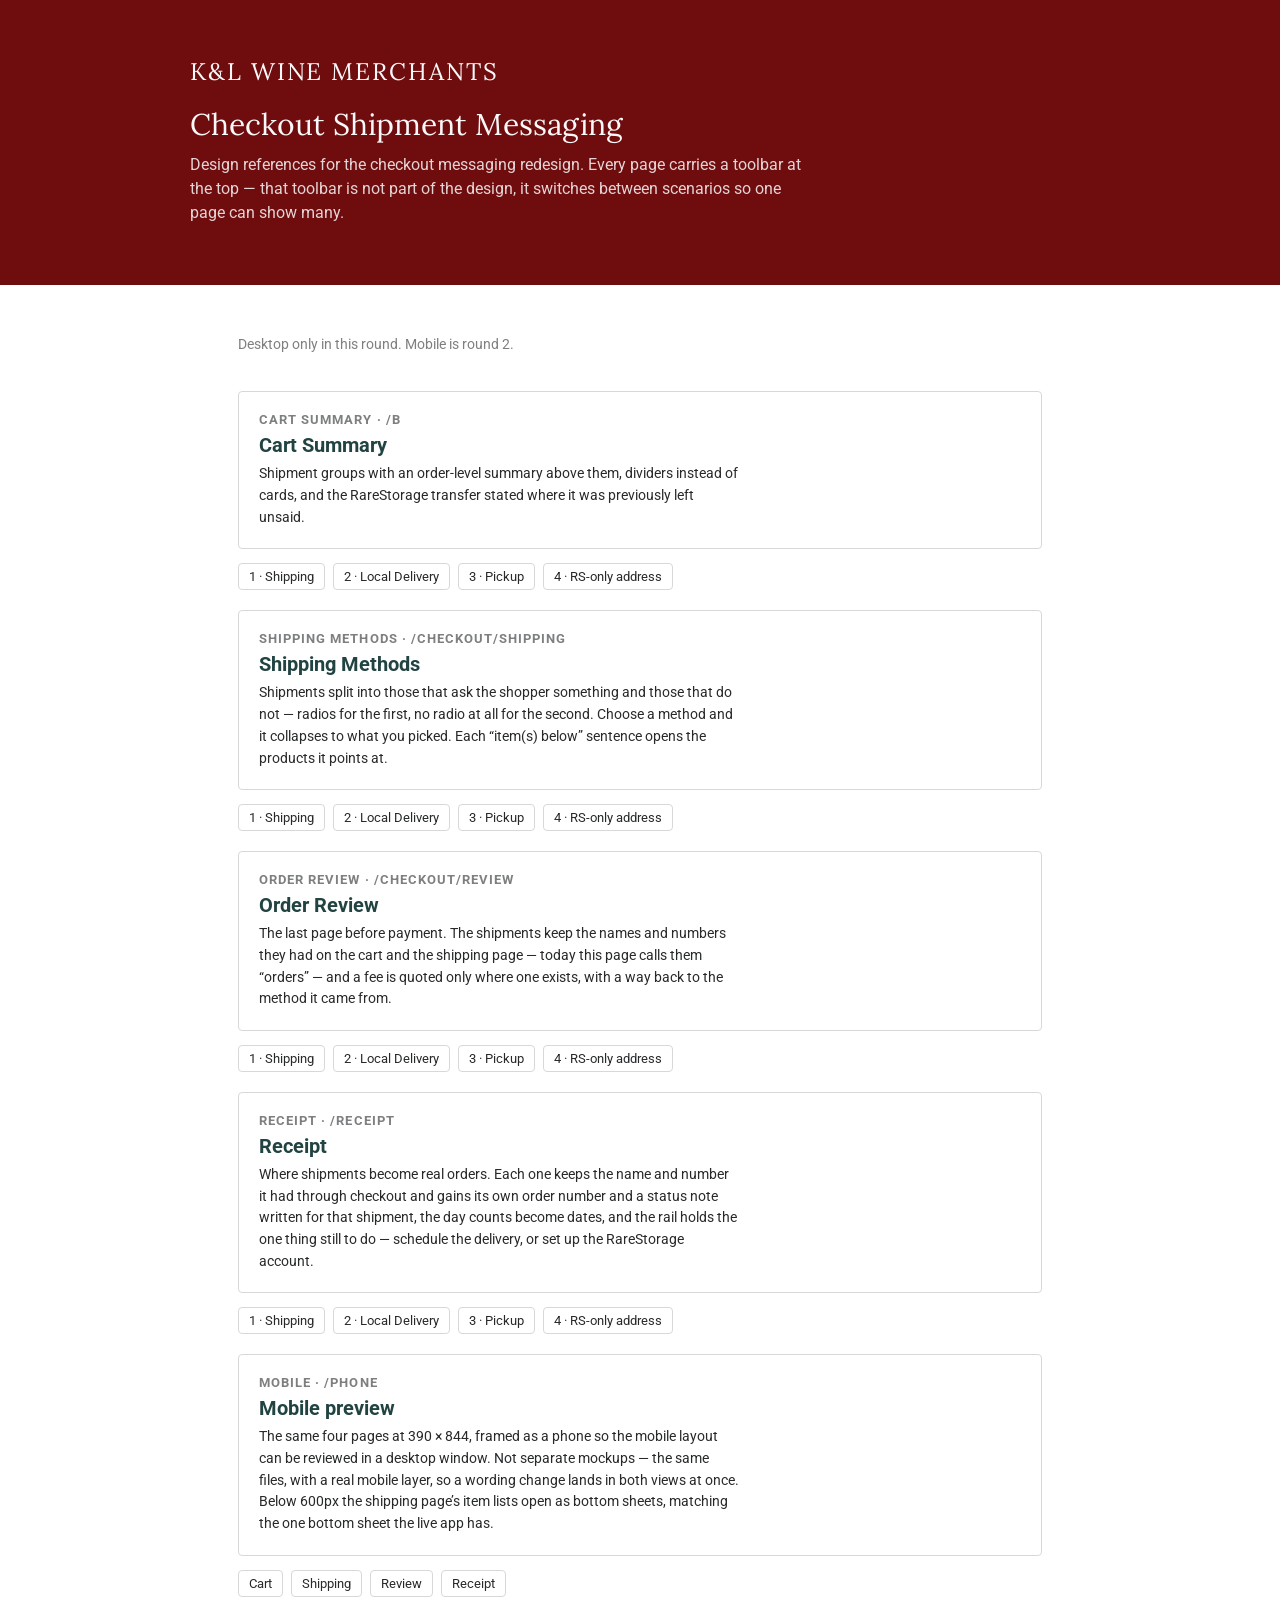
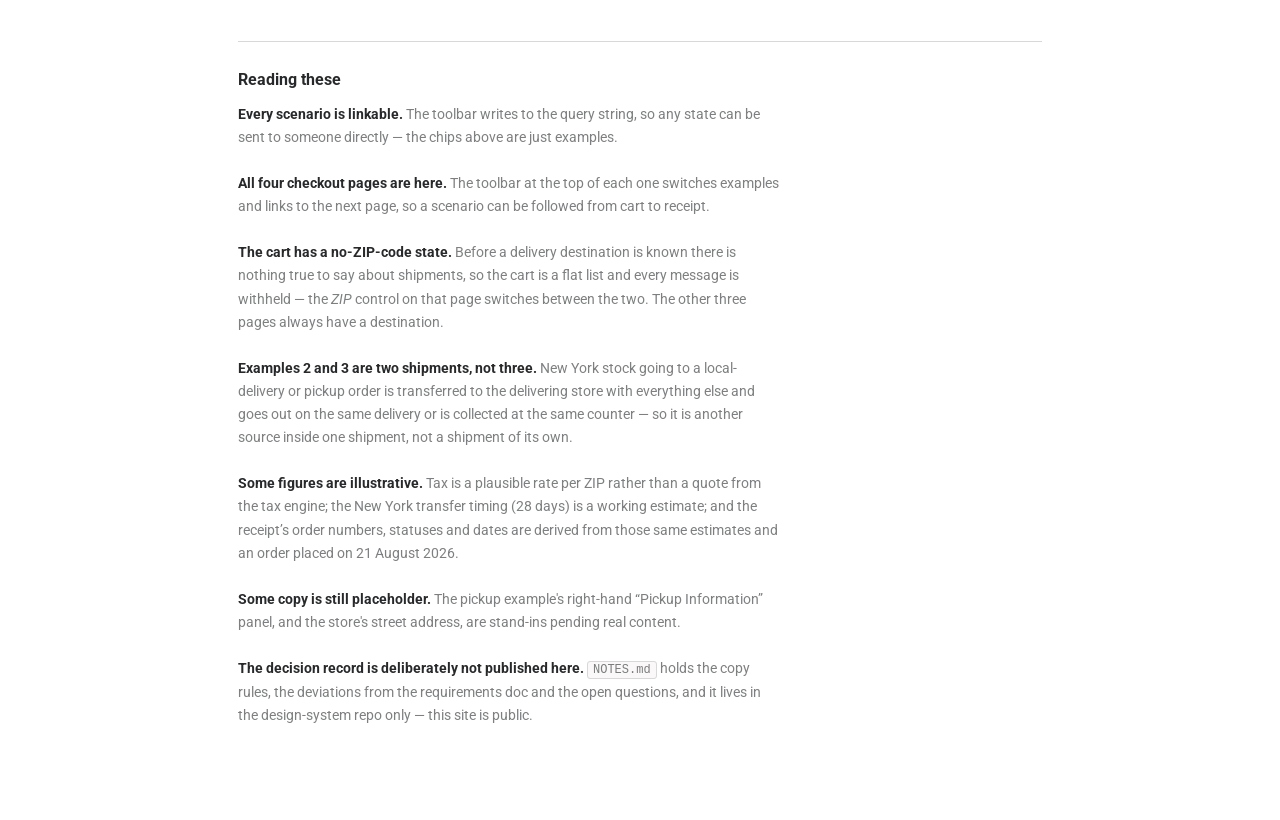
<file: index.html>
<!DOCTYPE html>
<html lang="en">
<head>
<meta charset="UTF-8">
<meta name="viewport" content="width=device-width, initial-scale=1.0">
<title>K&L — Checkout Shipment Messaging</title>

<!--
  LANDING PAGE for the checkout shipment messaging prototypes.

  This file lives ONLY in the deploy repo — sync.sh never overwrites it. When a
  new prototype is added, add a card for it here by hand; sync.sh copies the
  file but cannot link it, and will warn about any prototype it cannot find a
  link for.
-->

<link rel="stylesheet" href="KL-Design_System/tokens.css">
<link href="https://fonts.googleapis.com/css2?family=Lora:wght@400;500&family=Roboto:wght@400;500;600;700&display=swap" rel="stylesheet">
<style>
  *, *::before, *::after { box-sizing: border-box; }
  body {
    margin: 0; background: var(--color-bg-page);
    font-family: var(--font-family-roboto);
    color: var(--color-text-primary);
    -webkit-font-smoothing: antialiased;
  }
  .hero { background: var(--color-bg-header); color: var(--color-text-on-dark); padding: 40px 24px 44px; }
  .wrap { max-width: 900px; margin: 0 auto; }
  .hero__logo {
    font-family: var(--font-family-lora); font-size: 24px; letter-spacing: .08em;
    text-transform: uppercase; margin: 0 0 18px;
  }
  .hero__title { font-family: var(--font-family-lora); font-size: 30px; font-weight: 400; margin: 0 0 10px; }
  .hero__sub { font-size: var(--font-size-body1); opacity: .85; margin: 0; max-width: 620px; line-height: 1.5; }

  main { padding: 40px 24px 64px; }
  .lede {
    font-size: var(--font-size-body1); line-height: 1.6; max-width: 620px;
    margin: 0 0 8px;
  }
  .lede--note { font-size: var(--font-size-body2); color: var(--color-text-secondary); margin: 0 0 36px; }

  .cards { list-style: none; margin: 0 0 44px; padding: 0; display: grid; gap: 20px; }
  .card {
    display: block; text-decoration: none; color: inherit;
    border: 1px solid var(--color-grey-border);
    border-radius: var(--card-border-radius);
    padding: 20px;
  }
  .card:hover { background: var(--color-bg-subtle); }
  .card__eyebrow {
    font-size: var(--font-size-caption); font-weight: var(--font-weight-bold);
    text-transform: uppercase; letter-spacing: .08em;
    color: var(--color-text-secondary); display: block; margin-bottom: 6px;
  }
  .card__title {
    font-size: var(--font-size-h4); font-weight: var(--font-weight-bold);
    color: var(--color-text-linked); margin: 0 0 6px;
  }
  .card__desc { font-size: var(--font-size-body2); line-height: 1.55; margin: 0; max-width: 60ch; }

  .examples { margin-top: 14px; display: flex; flex-wrap: wrap; gap: 8px; }
  .chip {
    font-size: var(--font-size-caption); text-decoration: none;
    color: var(--color-text-primary);
    border: 1px solid var(--color-grey-border);
    border-radius: var(--card-border-radius);
    padding: 5px 10px; background: var(--color-brand-white);
  }
  .chip:hover { background: var(--color-bg-subtle); }

  h2 {
    font-size: var(--font-size-h5); font-weight: var(--font-weight-bold);
    margin: 0 0 12px; padding-top: 28px;
    border-top: 1px solid var(--color-grey-border);
  }
  .fine { font-size: var(--font-size-body2); line-height: 1.65; color: var(--color-text-secondary); max-width: 68ch; }
  .fine strong { color: var(--color-text-primary); }
  .fine code {
    font-family: ui-monospace, SFMono-Regular, Menlo, monospace; font-size: 12px;
    background: var(--color-bg-subtle); border: 1px solid var(--color-grey-border);
    border-radius: 3px; padding: 1px 5px;
  }
  @media (min-width: 700px) { .hero { padding: 56px 48px 60px; } main { padding: 48px 48px 80px; } }
</style>
</head>
<body>

<header class="hero">
  <div class="wrap">
    <p class="hero__logo">K&amp;L Wine Merchants</p>
    <h1 class="hero__title">Checkout Shipment Messaging</h1>
    <p class="hero__sub">
      Design references for the checkout messaging redesign. Every page carries a toolbar at the
      top &mdash; that toolbar is not part of the design, it switches between scenarios so one
      page can show many.
    </p>
  </div>
</header>

<main class="wrap">
  <p class="lede lede--note">Desktop only in this round. Mobile is round&nbsp;2.</p>

  <ul class="cards">
    <li>
      <a class="card" href="Mockups/CheckoutMessage/cart-summary.html">
        <span class="card__eyebrow">Cart Summary &middot; /b</span>
        <h3 class="card__title">Cart Summary</h3>
        <p class="card__desc">
          Shipment groups with an order-level summary above them, dividers instead of cards, and
          the RareStorage transfer stated where it was previously left unsaid.
        </p>
      </a>
      <div class="examples">
        <a class="chip" href="Mockups/CheckoutMessage/cart-summary.html?fulfilment=shipping">1 &middot; Shipping</a>
        <a class="chip" href="Mockups/CheckoutMessage/cart-summary.html?fulfilment=delivery">2 &middot; Local Delivery</a>
        <a class="chip" href="Mockups/CheckoutMessage/cart-summary.html?fulfilment=pickup">3 &middot; Pickup</a>
        <a class="chip" href="Mockups/CheckoutMessage/cart-summary.html?fulfilment=rsonly">4 &middot; RS-only address</a>
      </div>
    </li>

    <li>
      <a class="card" href="Mockups/CheckoutMessage/shipping-methods.html">
        <span class="card__eyebrow">Shipping Methods &middot; /checkout/shipping</span>
        <h3 class="card__title">Shipping Methods</h3>
        <p class="card__desc">
          Shipments split into those that ask the shopper something and those that do not &mdash;
          radios for the first, no radio at all for the second. Choose a method and it collapses
          to what you picked. Each &ldquo;item(s)&nbsp;below&rdquo; sentence opens the products it
          points at.
        </p>
      </a>
      <div class="examples">
        <a class="chip" href="Mockups/CheckoutMessage/shipping-methods.html?fulfilment=shipping">1 &middot; Shipping</a>
        <a class="chip" href="Mockups/CheckoutMessage/shipping-methods.html?fulfilment=delivery">2 &middot; Local Delivery</a>
        <a class="chip" href="Mockups/CheckoutMessage/shipping-methods.html?fulfilment=pickup">3 &middot; Pickup</a>
        <a class="chip" href="Mockups/CheckoutMessage/shipping-methods.html?fulfilment=rsonly">4 &middot; RS-only address</a>
      </div>
    </li>
    <li>
      <a class="card" href="Mockups/CheckoutMessage/order-review.html">
        <span class="card__eyebrow">Order Review &middot; /checkout/review</span>
        <h3 class="card__title">Order Review</h3>
        <p class="card__desc">
          The last page before payment. The shipments keep the names and numbers they had on
          the cart and the shipping page &mdash; today this page calls them
          &ldquo;orders&rdquo; &mdash; and a fee is quoted only where one exists, with a way
          back to the method it came from.
        </p>
      </a>
      <div class="examples">
        <a class="chip" href="Mockups/CheckoutMessage/order-review.html?fulfilment=shipping">1 &middot; Shipping</a>
        <a class="chip" href="Mockups/CheckoutMessage/order-review.html?fulfilment=delivery">2 &middot; Local Delivery</a>
        <a class="chip" href="Mockups/CheckoutMessage/order-review.html?fulfilment=pickup">3 &middot; Pickup</a>
        <a class="chip" href="Mockups/CheckoutMessage/order-review.html?fulfilment=rsonly">4 &middot; RS-only address</a>
      </div>
    </li>

    <li>
      <a class="card" href="Mockups/CheckoutMessage/receipt.html">
        <span class="card__eyebrow">Receipt &middot; /receipt</span>
        <h3 class="card__title">Receipt</h3>
        <p class="card__desc">
          Where shipments become real orders. Each one keeps the name and number it had through
          checkout and gains its own order number and a status note written for that shipment,
          the day counts become dates, and the rail holds the one thing still to do &mdash;
          schedule the delivery, or set up the RareStorage account.
        </p>
      </a>
      <div class="examples">
        <a class="chip" href="Mockups/CheckoutMessage/receipt.html?fulfilment=shipping">1 &middot; Shipping</a>
        <a class="chip" href="Mockups/CheckoutMessage/receipt.html?fulfilment=delivery">2 &middot; Local Delivery</a>
        <a class="chip" href="Mockups/CheckoutMessage/receipt.html?fulfilment=pickup">3 &middot; Pickup</a>
        <a class="chip" href="Mockups/CheckoutMessage/receipt.html?fulfilment=rsonly">4 &middot; RS-only address</a>
      </div>
    </li>

    <li>
      <a class="card" href="Mockups/CheckoutMessage/phone.html">
        <span class="card__eyebrow">Mobile &middot; /phone</span>
        <h3 class="card__title">Mobile preview</h3>
        <p class="card__desc">
          The same four pages at 390 &times; 844, framed as a phone so the mobile layout can be
          reviewed in a desktop window. Not separate mockups &mdash; the same files, with a real
          mobile layer, so a wording change lands in both views at once. Below 600px the
          shipping page&rsquo;s item lists open as bottom sheets, matching the one bottom sheet
          the live app has.
        </p>
      </a>
      <div class="examples">
        <a class="chip" href="Mockups/CheckoutMessage/phone.html?page=cart-summary">Cart</a>
        <a class="chip" href="Mockups/CheckoutMessage/phone.html?page=shipping-methods">Shipping</a>
        <a class="chip" href="Mockups/CheckoutMessage/phone.html?page=order-review">Review</a>
        <a class="chip" href="Mockups/CheckoutMessage/phone.html?page=receipt">Receipt</a>
      </div>
    </li>

  </ul>

  <h2>Reading these</h2>
  <p class="fine">
    <strong>Every scenario is linkable.</strong> The toolbar writes to the query string, so any
    state can be sent to someone directly &mdash; the chips above are just examples.
    <br><br>
    <strong>All four checkout pages are here.</strong> The toolbar at the top of each one
    switches examples and links to the next page, so a scenario can be followed from cart to
    receipt.
    <br><br>
    <strong>The cart has a no-ZIP-code state.</strong> Before a delivery destination is known
    there is nothing true to say about shipments, so the cart is a flat list and every message is
    withheld &mdash; the <em>ZIP</em> control on that page switches between the two. The other
    three pages always have a destination.
    <br><br>
    <strong>Examples 2 and 3 are two shipments, not three.</strong> New York stock going to a
    local-delivery or pickup order is transferred to the delivering store with everything else
    and goes out on the same delivery or is collected at the same counter &mdash; so it is
    another source inside one shipment, not a shipment of its own.
    <br><br>
    <strong>Some figures are illustrative.</strong> Tax is a plausible rate per ZIP rather than
    a quote from the tax engine; the New York transfer timing (28 days) is a working estimate;
    and the receipt&rsquo;s order numbers, statuses and dates are derived from those same
    estimates and an order placed on 21 August 2026.
    <br><br>
    <strong>Some copy is still placeholder.</strong> The pickup example's right-hand
    &ldquo;Pickup Information&rdquo; panel, and the store's street address, are stand-ins pending
    real content.
    <br><br>
    <strong>The decision record is deliberately not published here.</strong>
    <code>NOTES.md</code> holds the copy rules, the deviations from the requirements doc and the
    open questions, and it lives in the design-system repo only &mdash; this site is public.
  </p>
</main>

</body>
</html>
</file>
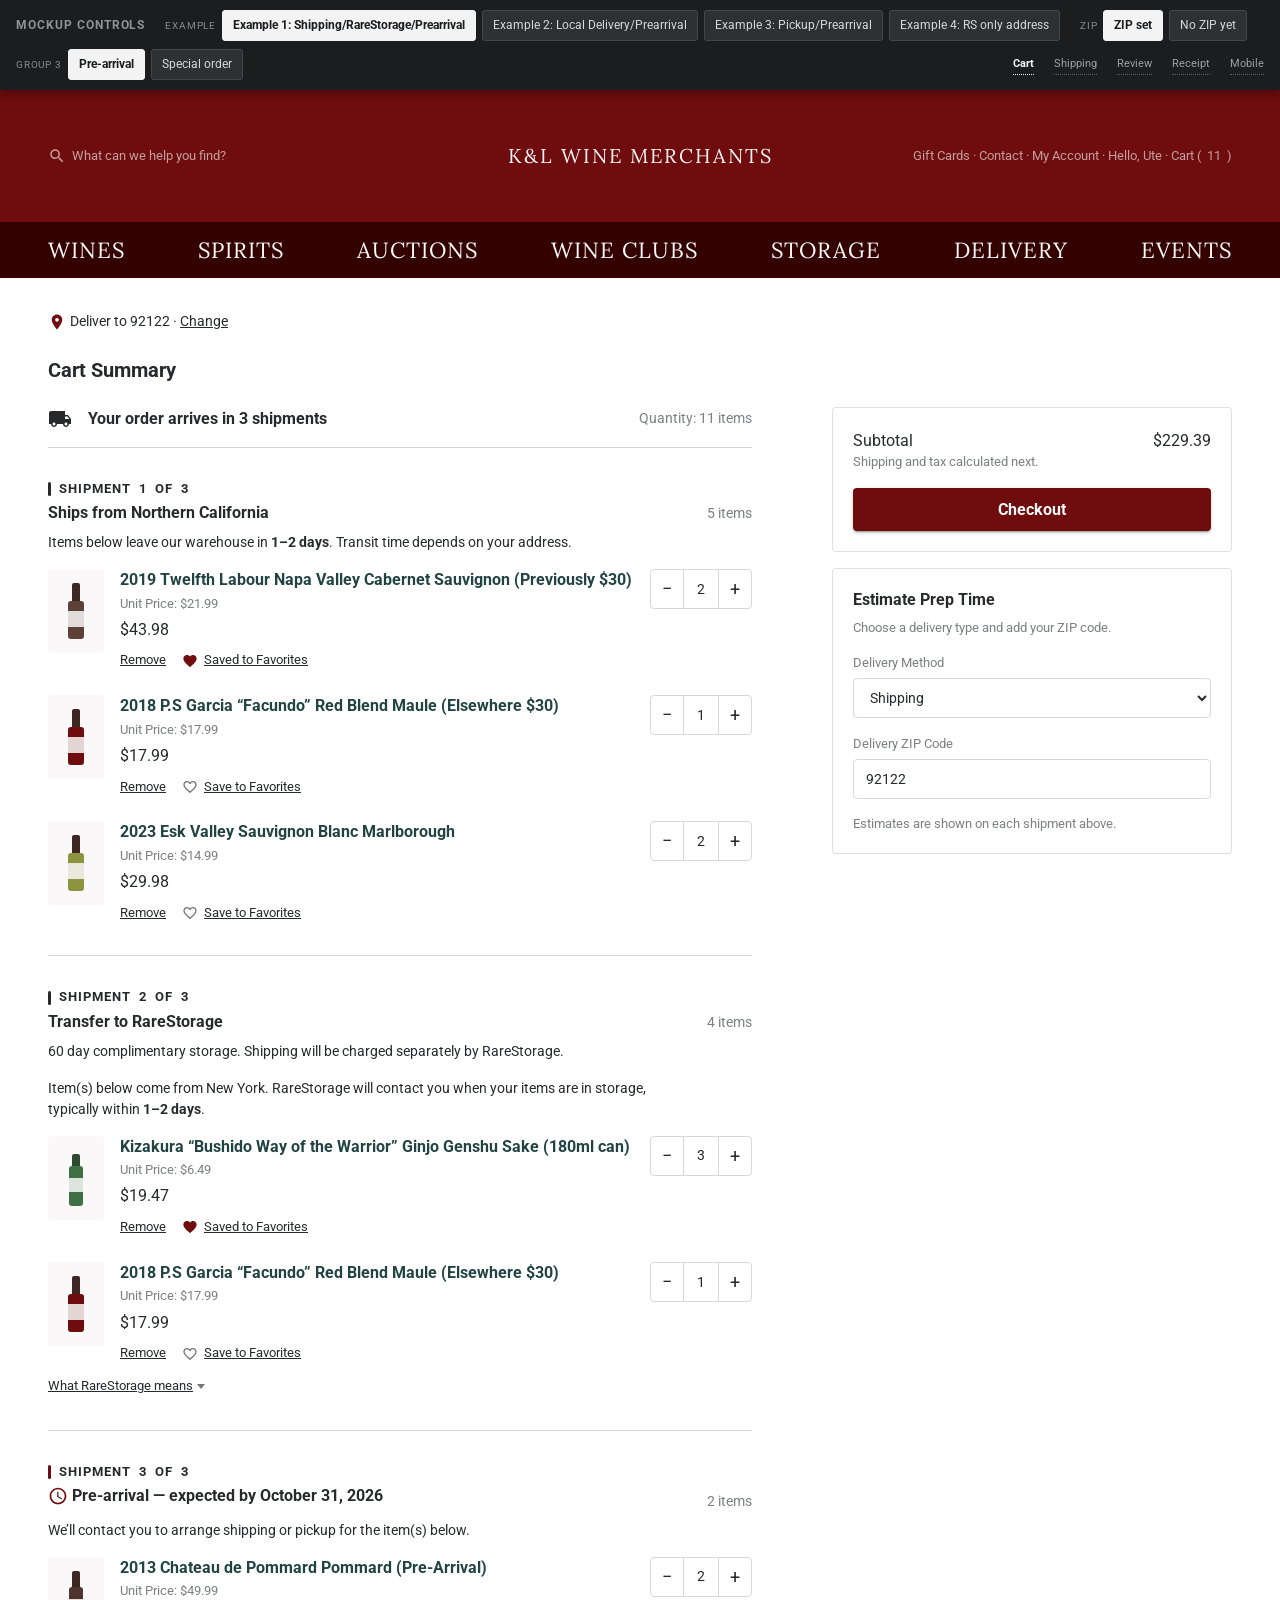
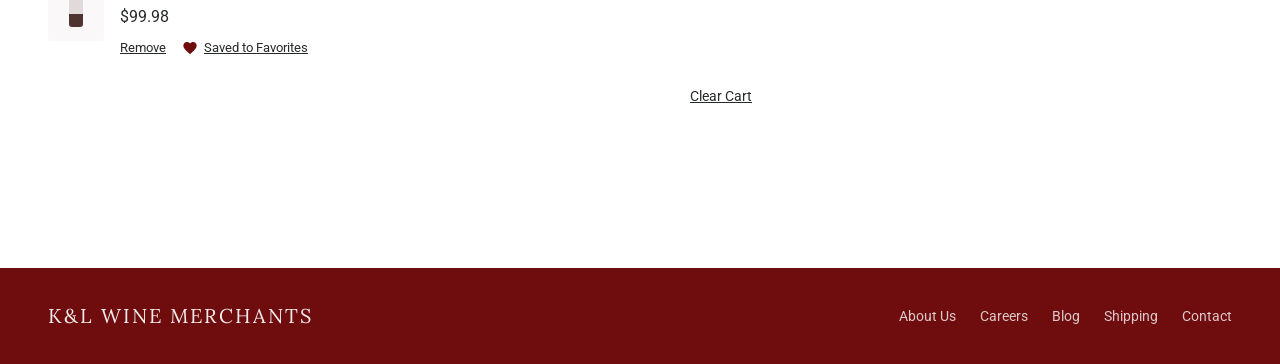
<file: Mockups/CheckoutMessage/cart-summary.html>
<!DOCTYPE html>
<html lang="en">
<head>
<meta charset="UTF-8">
<meta name="viewport" content="width=device-width, initial-scale=1.0">
<title>K&L — Cart Summary (Shipment Messaging)</title>

<!--
  ============================================================================
  CART SUMMARY — shipment messaging redesign
  Target: KLWines.ReactWeb
          src/components/Checkout/CartSummary/CartSummaryDesktop.tsx
          src/components/Checkout/CartSummary/CartInformation.tsx
          src/components/Checkout/CartSummary/CartWarnings.tsx
          src/components/Checkout/CartSummary/EstimateTimeNotice.tsx
          src/components/Cart/EditableCartList.tsx  (the group rendering)
  ============================================================================

  WHY THIS EXISTS
    The cart today renders each shipment group as an unlabelled block separated
    by a 1px grey line, headed by one sentence of the form "Item(s) below
    normally ship from {0} in {1} days". Three things go wrong:

      1. "1-2 days" reads as a delivery estimate. It is dispatch time — how
         long until the box leaves us. Transit is never stated in checkout.
      2. Nothing relates the blocks to each other. Does the Cabernet ship now
         or wait until October? The page is silent.
      3. The New York block says "normally ship from RareStorage New York",
         which reads as an origin warehouse, not as a transfer to a storage
         account. The shopper only learns what actually happens on the
         shipping page, two steps later.

    (3) is why this file names the RareStorage transfer in the cart rather
    than leaving it to be discovered later.

  COPY RULE — do not reintroduce
    Shopper-facing copy does NOT say we "can't ship" to a state, and does not
    give the restriction as the reason. State what happens — "Items below
    transfer to RareStorage" — not what is impossible. Applies to all four
    pages.

  WHAT THIS MOCKUP COVERS (marked >>> DELIVERABLE <<< inline)
    1. Order-level summary above the groups — the shipment count, nothing more.
       RareStorage is deliberately NOT named here; it is named on the group it
       belongs to, and explained properly on the shipping page where there is
       room and where the shopper can still choose against it.
    2. Each group gets an eyebrow, a heading and its own message. Separation
       is by SPACE, not a rule — see the note below.
    3. RareStorage stated as a constraint in the cart, with the explainer
       rendered once.
    4. Dispatch wording: "Leaves our … warehouse in 1-2 days."

  DEFERRED — designed, not in this phase
    - Split-quantity disclosure. The P.S Garcia appears in two groups with
      partial quantities and no explanation. Wording drafted; see NOTES.md.
    - Motion on shipment-count change. See NOTES.md "Parked ideas".

  RESTORED 2026-08-21 — PER-SHIPMENT QUANTITY, AND VALUE ON LOCAL DELIVERY
    The requirements doc asked for a count per section. It was judged superfluous
    in the first pass — the items are listed directly beneath and countable — and
    that judgement was overturned: a shopper checking a shipment against what they
    think they ordered, or against a spend threshold, should not be adding up rows.
    Every group now carries its quantity at the right of the heading, and the
    LOCAL-DELIVERY group also carries its merchandise subtotal, labelled, because
    that is the group whose value decides a threshold.

  HOW GROUPS ARE SEPARATED — no cards
    Groups are separated by a divider with 32px of space either side, and every
    group sits flush on the same left edge. Inside a group there are NO rules
    between items — space alone separates the rows, so each group reads as one
    unit and the only lines on the page are the ones dividing shipments.

    Consequence worth knowing: with no card treatment, pre-arrival and special
    order are distinguished by their heading text and by always sorting last,
    not by a visual container. See NOTES.md.

  WHAT IT DOES NOT COVER
    Mobile (round 2). Consolidation logic. Prop 65 messaging. Anything that
    depends on transit time, which does not exist in any system today.

  STATES ARE WIRED — use the toolbar. Per the design-system README, variants
  live on one page rather than in separate files.
-->

<link rel="stylesheet" href="../../KL-Design_System/tokens.css">
<link rel="stylesheet" href="_shared/checkout-mock.css">
<link rel="stylesheet" href="_shared/checkout-mock-mobile.css">
<link href="https://fonts.googleapis.com/css2?family=Lora:wght@400;500&family=Roboto:wght@400;500;600;700&display=swap" rel="stylesheet">
</head>
<body>

<!-- ══════ MOCKUP TOOLBAR — not part of the design ══════ -->
<div class="mock-bar">
  <span class="mock-bar__brand">Mockup controls</span>

  <span class="mock-bar__group">
    <span class="mock-bar__label">Example</span>
    <button data-ctl="fulfilment" data-val="shipping">Example 1: Shipping/RareStorage/Prearrival</button>
    <button data-ctl="fulfilment" data-val="delivery">Example 2: Local Delivery/Prearrival</button>
    <button data-ctl="fulfilment" data-val="pickup">Example 3: Pickup/Prearrival</button>
    <button data-ctl="fulfilment" data-val="rsonly">Example 4: RS only address</button>
  </span>

  <span class="mock-bar__group">
    <span class="mock-bar__label">ZIP</span>
    <button data-ctl="zip" data-val="yes">ZIP set</button>
    <button data-ctl="zip" data-val="no">No ZIP yet</button>
  </span>

  <span class="mock-bar__group">
    <span class="mock-bar__label">Group 3</span>
    <button data-ctl="group3" data-val="prearrival">Pre-arrival</button>
    <button data-ctl="group3" data-val="specialorder">Special order</button>
  </span>

  <span class="mock-bar__spacer"></span>
  <a class="mock-bar__page" href="cart-summary.html" aria-current="page">Cart</a>
  <a class="mock-bar__page" href="shipping-methods.html">Shipping</a>
  <a class="mock-bar__page" href="order-review.html">Review</a>
  <a class="mock-bar__page" href="receipt.html">Receipt</a>
  <a class="mock-bar__page" href="phone.html">Mobile</a>
</div>


<!-- ══════ HEADER PLACEHOLDER — layout.md §"Prototype representation" ══════ -->
<div class="kl-header" data-design-token="colors.background.header colors.background.nav" aria-hidden="true">
  <div class="kl-header-mobile">
    <div class="kl-header-mobile-bar">
      <div class="kl-header-icon-group">
        <div class="kl-header-icon-btn"><svg viewBox="0 0 24 24"><path d="M3 18h18v-2H3v2zm0-5h18v-2H3v2zm0-7v2h18V6H3z"/></svg></div>
        <div class="kl-header-icon-btn"><svg viewBox="0 0 24 24"><path d="M12 2C8.13 2 5 5.13 5 9c0 5.25 7 13 7 13s7-7.75 7-13c0-3.87-3.13-7-7-7zm0 9.5c-1.38 0-2.5-1.12-2.5-2.5s1.12-2.5 2.5-2.5 2.5 1.12 2.5 2.5-1.12 2.5-2.5 2.5z"/></svg></div>
      </div>
      <span class="kl-header-mobile-logo">K&amp;L</span>
      <div class="kl-header-icon-group kl-header-icon-group--right">
        <div class="kl-header-icon-btn"><svg viewBox="0 0 24 24"><path d="M12 5.9c1.16 0 2.1.94 2.1 2.1s-.94 2.1-2.1 2.1S9.9 9.16 9.9 8s.94-2.1 2.1-2.1m0 9c2.97 0 6.1 1.46 6.1 2.1v1.1H5.9V17c0-.64 3.13-2.1 6.1-2.1M12 4C9.79 4 8 5.79 8 8s1.79 4 4 4 4-1.79 4-4-1.79-4-4-4zm0 9c-2.67 0-8 1.34-8 4v2h16v-2c0-2.66-5.33-4-8-4z"/></svg></div>
        <div class="kl-header-icon-btn"><svg viewBox="0 0 24 24"><path d="M15.55 13c.75 0 1.41-.41 1.75-1.03l3.58-6.49c.37-.66-.11-1.48-.87-1.48H5.21l-.94-2H1v2h2l3.6 7.59-1.35 2.44C4.52 15.37 5.48 17 7 17h12v-2H7l1.1-2h7.45zM6.16 6h12.15l-2.76 5H8.53L6.16 6zM7 18c-1.1 0-1.99.9-1.99 2S5.9 22 7 22s2-.9 2-2-.9-2-2-2zm10 0c-1.1 0-1.99.9-1.99 2s.89 2 1.99 2 2-.9 2-2-.9-2-2-2z"/></svg></div>
      </div>
    </div>
    <div class="kl-header-search">
      <svg viewBox="0 0 24 24"><path d="M15.5 14h-.79l-.28-.27C15.41 12.59 16 11.11 16 9.5 16 5.91 13.09 3 9.5 3S3 5.91 3 9.5 5.91 16 9.5 16c1.61 0 3.09-.59 4.23-1.57l.27.28v.79l5 4.99L20.49 19l-4.99-5zm-6 0C7.01 14 5 11.99 5 9.5S7.01 5 9.5 5 14 7.01 14 9.5 11.99 14 9.5 14z"/></svg>
      <span class="kl-header-search-text">What can we help you find?</span>
    </div>
  </div>

  <div class="kl-header-desktop">
    <div class="kl-header-topbar">
      <div class="kl-header-topbar-zone">
        <svg viewBox="0 0 24 24"><path d="M15.5 14h-.79l-.28-.27C15.41 12.59 16 11.11 16 9.5 16 5.91 13.09 3 9.5 3S3 5.91 3 9.5 5.91 16 9.5 16c1.61 0 3.09-.59 4.23-1.57l.27.28v.79l5 4.99L20.49 19l-4.99-5zm-6 0C7.01 14 5 11.99 5 9.5S7.01 5 9.5 5 14 7.01 14 9.5 11.99 14 9.5 14z"/></svg>
        What can we help you find?
      </div>
      <span class="kl-header-topbar-logo">K&amp;L Wine Merchants</span>
      <div class="kl-header-topbar-zone kl-header-topbar-zone--right">
        Gift Cards · Contact · My Account · Hello, Ute · Cart (<span data-when="fulfilment:shipping|delivery|pickup">11</span><span data-when="fulfilment:rsonly">5</span>)
      </div>
    </div>
    <div class="kl-header-navbar" data-design-token="colors.background.nav typography.fontFamily.lora typography.variants.navMain">
      <span class="kl-header-nav-item">Wines</span>
      <span class="kl-header-nav-item">Spirits</span>
      <span class="kl-header-nav-item">Auctions</span>
      <span class="kl-header-nav-item">Wine Clubs</span>
      <span class="kl-header-nav-item">Storage</span>
      <span class="kl-header-nav-item">Delivery</span>
      <span class="kl-header-nav-item">Events</span>
    </div>
  </div>
</div>


<!-- ══════════════════════════════════════════════════════════════════════
     PAGE
     ══════════════════════════════════════════════════════════════════════ -->
<div class="page-container page-body">

  <!-- Deliver-to banner — existing component, context only -->
  <div class="delivery-banner" data-design-token="typography.variants.body2 colors.text.primary spacing.xs">
    <svg viewBox="0 0 24 24" aria-hidden="true"><path d="M12 2C8.13 2 5 5.13 5 9c0 5.25 7 13 7 13s7-7.75 7-13c0-3.87-3.13-7-7-7zm0 9.5c-1.38 0-2.5-1.12-2.5-2.5s1.12-2.5 2.5-2.5 2.5 1.12 2.5 2.5-1.12 2.5-2.5 2.5z"/></svg>
    <!-- Example 1 ships to San Diego; Example 2 must be within local-delivery
         range of the Redwood City store, so it uses a Bay Area ZIP. -->
    <span data-when="zip:yes; fulfilment:shipping">Deliver to 92122 &middot; <span class="t-link">Change</span></span>
    <span data-when="zip:yes; fulfilment:delivery|pickup">Deliver to 94063 &middot; <span class="t-link">Change</span></span>
    <!-- Example 4's wording is the live page's own, from the uploaded screenshot:
         it names RareStorage instead of saying "Deliver to", because nothing is
         delivered to this address. -->
    <span data-when="zip:yes; fulfilment:rsonly">Ship with RareStorage to 80123 &middot; <span class="t-link">Change</span></span>
    <span data-when="zip:no">No delivery ZIP code yet &middot; <span class="t-link">Add one</span></span>
  </div>

  <div class="page-title">
    <h1 class="t-h4" data-design-token="typography.variants.h4 colors.text.primary" data-mui-component="Typography variant=h4">Cart Summary</h1>
    <!-- WITH a ZIP the item count lives on the order-level summary line below, as
         "Quantity: N items". WITHOUT one there is no summary line, so the count comes
         back up here — which is where the live page keeps it. -->
    <span class="t-body2" data-when="zip:no" data-design-token="typography.variants.body2 colors.text.secondary">11 items</span>
  </div>

  <div class="checkout-layout">

    <!-- ══════════════ PRIMARY COLUMN ══════════════ -->
    <main class="checkout-main">

      <!-- ═══════════════════════════════════════════════════════════════
           >>> DELIVERABLE 1 <<<  ORDER-LEVEL SUMMARY
           New. Answers "how do these blocks relate to each other?" before the
           shopper has to infer it from three separate sentences.
           ═══════════════════════════════════════════════════════════════ -->

      <!-- All three examples use the same line; the count comes from however
           many groups are actually visible. -->
      <div class="order-summary-msg"
           data-when="zip:yes; fulfilment:shipping|delivery|pickup|rsonly; composition:full|canv"
           data-design-token="colors.grey.border spacing.md spacing.xl">
        <svg class="order-summary-msg__icon" viewBox="0 0 24 24" aria-hidden="true"
             data-design-token="colors.brand.charcoal"><path d="M20 8h-3V4H3c-1.1 0-2 .9-2 2v11h2c0 1.66 1.34 3 3 3s3-1.34 3-3h6c0 1.66 1.34 3 3 3s3-1.34 3-3h2v-5l-3-4zM6 18.5c-.83 0-1.5-.67-1.5-1.5s.67-1.5 1.5-1.5 1.5.67 1.5 1.5-.67 1.5-1.5 1.5zm13.5-9l1.96 2.5H17V9.5h2.5zm-1.5 9c-.83 0-1.5-.67-1.5-1.5s.67-1.5 1.5-1.5 1.5.67 1.5 1.5-.67 1.5-1.5 1.5z"/></svg>
        <div class="order-summary-msg__body">
          <div class="order-summary-msg__title" data-design-token="typography.variants.h5 typography.fontWeight.bold colors.text.primary">
            Your order arrives in <span data-count>3</span> <span data-count-word>shipments</span>
          </div>
        </div>
        <span class="order-summary-msg__qty" data-design-token="typography.variants.body2 colors.text.secondary">
          Quantity: <span data-when="fulfilment:shipping|delivery|pickup">11 items</span><span data-when="fulfilment:rsonly">5 items</span>
        </span>
      </div>

      <!-- NOTE: the local-delivery "You'll choose how these are delivered" summary
           was removed. Local delivery now consolidates into ONE shipment, so the
           combine-or-take-as-ready choice no longer describes anything visible at
           cart level; it happens on the receipt page. See NOTES.md. -->

      <!-- NOTE: the pickup-specific "Collect at your store" summary was removed —
           Example 3 uses the same shipment-count line as the others. The 60-day
           storage sentence it carried is gone entirely: Q7 came back confirming
           the limit is not enforced. See NOTES.md. -->


      <!-- ═══════════════════════════════════════════════════════════════
           >>> DELIVERABLE 2 <<<  SHIPMENT GROUPS
           Ordering per the requirements doc:
             1. Shipping / Delivery / Pickup
             2. RareStorage
             3. Special order / Pre-arrival
           ═══════════════════════════════════════════════════════════════ -->
      <!-- Mockup chrome, not design: guards toolbar combinations with no groups. -->
      <div class="mock-empty is-hidden" data-block="empty">
        <strong>No shipments in this combination.</strong>
        This only fires on Cart options that empty every group. Pick a different Cart option.
        (Examples 2 and 3 have no RareStorage shipment: their New York bottles ride the
        local delivery / pickup consolidation instead — see Sub-section C in each.)
      </div>

      <!-- ═══════════════════════════════════════════════════════════════
           NO ZIP CODE YET — THE FLAT CART
           >>> DELIVERABLE <<<  Added 2026-08-26.

           Every message on this page is derived from a destination: which
           warehouse serves it, whether stock has to be transferred, how many
           shipments that makes, how long each takes. With no ZIP code there is
           no destination, so there is nothing true to say — and the page says
           nothing. It is a flat list of what is in the cart, which is what the
           live page does today.

           NOT a degraded version of the grouped view. No group headings, no
           sub-sections, no messages, no shipment count, no timings, no
           "estimates unavailable" placeholder. A greyed-out or hedged version of
           the real thing would invite the shopper to read meaning into an
           absence; the flat list simply has not asked the question yet.

           THE ONE PLACE THAT DOES SPEAK is the rail: "Estimate Prep Time" is
           where the ZIP goes in, and it is the only thing on the page that
           refers to what is missing.

           SAME LIST IN ALL FOUR EXAMPLES, deliberately: the examples differ by
           destination, and there is no destination here. This is also why the
           split item appears once — see the note on it below.
           ═══════════════════════════════════════════════════════════════ -->
      <div class="cart-flat" data-when="zip:no">

        <!-- Column header, as on the live cart. The grouped view has no room for
             it — the steppers sit under a shipment heading instead. -->
        <div class="cart-flat__head" data-design-token="typography.variants.caption typography.fontWeight.bold colors.text.secondary">
          QTY
        </div>

          <div class="cart-item" data-design-token="spacing.md spacing.lg">
            <div class="cart-item__thumb" data-design-token="colors.background.subtle components.card.borderRadius">
              <svg viewBox="0 0 22 60" aria-hidden="true"><rect x="7" y="2" width="8" height="20" rx="2" fill="#3E2723"/><rect x="3" y="20" width="16" height="38" rx="3" fill="#5D4037"/><rect x="3" y="30" width="16" height="16" fill="#FAF8F8" opacity=".85"/></svg>
            </div>
            <div class="cart-item__body">
              <div class="cart-item__name" data-design-token="typography.variants.h5 colors.text.linked" data-mui-component="Typography variant=h5">
                2019 Twelfth Labour Napa Valley Cabernet Sauvignon (Previously $30)
              </div>
              <div class="cart-item__unit" data-design-token="typography.variants.caption colors.text.secondary">Unit Price: $21.99</div>
              <div class="cart-item__total" data-design-token="typography.variants.body1 colors.text.primary">$43.98</div>
              <div class="cart-item__actions">
                <span class="cart-item__action">Remove</span>
                <span class="cart-item__fav cart-item__fav--on" data-mui-component="IconButton + Link">
                  <svg class="cart-item__heart" viewBox="0 0 24 24" aria-hidden="true" data-design-token="colors.brand.burgundy" data-mui-component="FavoriteIcon"><path d="M12 21.35l-1.45-1.32C5.4 15.36 2 12.28 2 8.5 2 5.42 4.42 3 7.5 3c1.74 0 3.41.81 4.5 2.09C13.09 3.81 14.76 3 16.5 3 19.58 3 22 5.42 22 8.5c0 3.78-3.4 6.86-8.55 11.54L12 21.35z"/></svg>
                  <span class="cart-item__action">Saved to Favorites</span>
                </span>
              </div>
            </div>
            <div class="cart-item__qty">
              <div class="qty-stepper" data-design-token="components.input.borderRadius colors.grey.border components.input.height" data-mui-component="ButtonGroup">
                <button type="button" aria-label="Decrease quantity" data-design-token="colors.text.primary" data-mui-component="Button variant=text size=small">&minus;</button>
                <span class="qty-stepper__value">2</span>
                <button type="button" aria-label="Increase quantity" data-design-token="colors.text.primary" data-mui-component="Button variant=text size=small">+</button>
              </div>
            </div>
          </div>
          <div class="cart-item" data-design-token="spacing.md spacing.lg">
            <!-- THE SPLIT ITEM, WHOLE. With a ZIP this line appears twice — 1 bottle in
                 the carrier group, 1 in the RareStorage group — and nothing explains why
                 (the deferred split-quantity disclosure, NOTES.md "Deferred"). Here it is
                 one row of 2, because a cart line is one row until a destination splits
                 it. The flat view has no split to disclose. -->
            <div class="cart-item__thumb" data-design-token="colors.background.subtle components.card.borderRadius">
              <svg viewBox="0 0 22 60" aria-hidden="true"><rect x="7" y="2" width="8" height="20" rx="2" fill="#3E2723"/><rect x="3" y="20" width="16" height="38" rx="3" fill="#6E0C0E"/><rect x="3" y="30" width="16" height="16" fill="#FAF8F8" opacity=".85"/></svg>
            </div>
            <div class="cart-item__body">
              <div class="cart-item__name" data-design-token="typography.variants.h5 colors.text.linked" data-mui-component="Typography variant=h5">
                2018 P.S Garcia &ldquo;Facundo&rdquo; Red Blend Maule (Elsewhere $30)
              </div>
              <div class="cart-item__unit" data-design-token="typography.variants.caption colors.text.secondary">Unit Price: $17.99</div>
              <div class="cart-item__total" data-design-token="typography.variants.body1 colors.text.primary">$35.98</div>
              <div class="cart-item__actions">
                <span class="cart-item__action">Remove</span>
                <span class="cart-item__fav" data-mui-component="IconButton + Link">
                  <svg class="cart-item__heart" viewBox="0 0 24 24" aria-hidden="true" data-design-token="colors.grey.muted" data-mui-component="FavoriteBorderIcon"><path d="M16.5 3c-1.74 0-3.41.81-4.5 2.09C10.91 3.81 9.24 3 7.5 3 4.42 3 2 5.42 2 8.5c0 3.78 3.4 6.86 8.55 11.54L12 21.35l1.45-1.32C18.6 15.36 22 12.28 22 8.5 22 5.42 19.58 3 16.5 3zm-4.4 15.55l-.1.1-.1-.1C7.14 14.24 4 11.39 4 8.5 4 6.5 5.5 5 7.5 5c1.54 0 3.04.99 3.57 2.36h1.87C13.46 5.99 14.96 5 16.5 5c2 0 3.5 1.5 3.5 3.5 0 2.89-3.14 5.74-7.9 10.05z"/></svg>
                  <span class="cart-item__action">Save to Favorites</span>
                </span>
              </div>
            </div>
            <div class="cart-item__qty">
              <div class="qty-stepper" data-design-token="components.input.borderRadius colors.grey.border components.input.height" data-mui-component="ButtonGroup">
                <button type="button" aria-label="Decrease quantity" data-design-token="colors.text.primary" data-mui-component="Button variant=text size=small">&minus;</button>
                <span class="qty-stepper__value">2</span>
                <button type="button" aria-label="Increase quantity" data-design-token="colors.text.primary" data-mui-component="Button variant=text size=small">+</button>
              </div>
            </div>
          </div>
          <div class="cart-item" data-design-token="spacing.md spacing.lg">
            <div class="cart-item__thumb" data-design-token="colors.background.subtle components.card.borderRadius">
              <svg viewBox="0 0 22 60" aria-hidden="true"><rect x="7" y="2" width="8" height="20" rx="2" fill="#3E2723"/><rect x="3" y="20" width="16" height="38" rx="3" fill="#8D9440"/><rect x="3" y="30" width="16" height="16" fill="#FAF8F8" opacity=".85"/></svg>
            </div>
            <div class="cart-item__body">
              <div class="cart-item__name" data-design-token="typography.variants.h5 colors.text.linked" data-mui-component="Typography variant=h5">
                2023 Esk Valley Sauvignon Blanc Marlborough
              </div>
              <div class="cart-item__unit" data-design-token="typography.variants.caption colors.text.secondary">Unit Price: $14.99</div>
              <div class="cart-item__total" data-design-token="typography.variants.body1 colors.text.primary">$29.98</div>
              <div class="cart-item__actions">
                <span class="cart-item__action">Remove</span>
                <span class="cart-item__fav" data-mui-component="IconButton + Link">
                  <svg class="cart-item__heart" viewBox="0 0 24 24" aria-hidden="true" data-design-token="colors.grey.muted" data-mui-component="FavoriteBorderIcon"><path d="M16.5 3c-1.74 0-3.41.81-4.5 2.09C10.91 3.81 9.24 3 7.5 3 4.42 3 2 5.42 2 8.5c0 3.78 3.4 6.86 8.55 11.54L12 21.35l1.45-1.32C18.6 15.36 22 12.28 22 8.5 22 5.42 19.58 3 16.5 3zm-4.4 15.55l-.1.1-.1-.1C7.14 14.24 4 11.39 4 8.5 4 6.5 5.5 5 7.5 5c1.54 0 3.04.99 3.57 2.36h1.87C13.46 5.99 14.96 5 16.5 5c2 0 3.5 1.5 3.5 3.5 0 2.89-3.14 5.74-7.9 10.05z"/></svg>
                  <span class="cart-item__action">Save to Favorites</span>
                </span>
              </div>
            </div>
            <div class="cart-item__qty">
              <div class="qty-stepper" data-design-token="components.input.borderRadius colors.grey.border components.input.height" data-mui-component="ButtonGroup">
                <button type="button" aria-label="Decrease quantity" data-design-token="colors.text.primary" data-mui-component="Button variant=text size=small">&minus;</button>
                <span class="qty-stepper__value">2</span>
                <button type="button" aria-label="Increase quantity" data-design-token="colors.text.primary" data-mui-component="Button variant=text size=small">+</button>
              </div>
            </div>
          </div>
          <div class="cart-item" data-design-token="spacing.md spacing.lg">
            <div class="cart-item__thumb" data-design-token="colors.background.subtle components.card.borderRadius">
              <svg viewBox="0 0 22 60" aria-hidden="true"><rect x="7" y="6" width="8" height="14" rx="2" fill="#2E4A2E"/><rect x="4" y="18" width="14" height="40" rx="3" fill="#3F7043"/><rect x="4" y="30" width="14" height="14" fill="#FAF8F8" opacity=".85"/></svg>
            </div>
            <div class="cart-item__body">
              <div class="cart-item__name" data-design-token="typography.variants.h5 colors.text.linked" data-mui-component="Typography variant=h5">
                Kizakura &ldquo;Bushido Way of the Warrior&rdquo; Ginjo Genshu Sake (180ml can)
              </div>
              <div class="cart-item__unit" data-design-token="typography.variants.caption colors.text.secondary">Unit Price: $6.49</div>
              <div class="cart-item__total" data-design-token="typography.variants.body1 colors.text.primary">$19.47</div>
              <div class="cart-item__actions">
                <span class="cart-item__action">Remove</span>
                <span class="cart-item__fav" data-mui-component="IconButton + Link">
                  <svg class="cart-item__heart" viewBox="0 0 24 24" aria-hidden="true" data-design-token="colors.grey.muted" data-mui-component="FavoriteBorderIcon"><path d="M16.5 3c-1.74 0-3.41.81-4.5 2.09C10.91 3.81 9.24 3 7.5 3 4.42 3 2 5.42 2 8.5c0 3.78 3.4 6.86 8.55 11.54L12 21.35l1.45-1.32C18.6 15.36 22 12.28 22 8.5 22 5.42 19.58 3 16.5 3zm-4.4 15.55l-.1.1-.1-.1C7.14 14.24 4 11.39 4 8.5 4 6.5 5.5 5 7.5 5c1.54 0 3.04.99 3.57 2.36h1.87C13.46 5.99 14.96 5 16.5 5c2 0 3.5 1.5 3.5 3.5 0 2.89-3.14 5.74-7.9 10.05z"/></svg>
                  <span class="cart-item__action">Save to Favorites</span>
                </span>
              </div>
            </div>
            <div class="cart-item__qty">
              <div class="qty-stepper" data-design-token="components.input.borderRadius colors.grey.border components.input.height" data-mui-component="ButtonGroup">
                <button type="button" aria-label="Decrease quantity" data-design-token="colors.text.primary" data-mui-component="Button variant=text size=small">&minus;</button>
                <span class="qty-stepper__value">3</span>
                <button type="button" aria-label="Increase quantity" data-design-token="colors.text.primary" data-mui-component="Button variant=text size=small">+</button>
              </div>
            </div>
          </div>
          <div class="cart-item" data-design-token="spacing.md spacing.lg">
            <div class="cart-item__thumb" data-design-token="colors.background.subtle components.card.borderRadius">
              <svg viewBox="0 0 22 60" aria-hidden="true"><rect x="7" y="2" width="8" height="18" rx="2" fill="#3E2723"/><rect x="4" y="18" width="14" height="40" rx="3" fill="#4E342E"/><rect x="4" y="30" width="14" height="15" fill="#FAF8F8" opacity=".85"/></svg>
            </div>
            <div class="cart-item__body">
              <div class="cart-item__name" data-design-token="typography.variants.h5 colors.text.linked" data-mui-component="Typography variant=h5">
                2013 Chateau de Pommard Pommard (Pre-Arrival)
              </div>
              <div class="cart-item__unit" data-design-token="typography.variants.caption colors.text.secondary">Unit Price: $49.99</div>
              <div class="cart-item__total" data-design-token="typography.variants.body1 colors.text.primary">$99.98</div>
              <div class="cart-item__actions">
                <span class="cart-item__action">Remove</span>
                <span class="cart-item__fav" data-mui-component="IconButton + Link">
                  <svg class="cart-item__heart" viewBox="0 0 24 24" aria-hidden="true" data-design-token="colors.grey.muted" data-mui-component="FavoriteBorderIcon"><path d="M16.5 3c-1.74 0-3.41.81-4.5 2.09C10.91 3.81 9.24 3 7.5 3 4.42 3 2 5.42 2 8.5c0 3.78 3.4 6.86 8.55 11.54L12 21.35l1.45-1.32C18.6 15.36 22 12.28 22 8.5 22 5.42 19.58 3 16.5 3zm-4.4 15.55l-.1.1-.1-.1C7.14 14.24 4 11.39 4 8.5 4 6.5 5.5 5 7.5 5c1.54 0 3.04.99 3.57 2.36h1.87C13.46 5.99 14.96 5 16.5 5c2 0 3.5 1.5 3.5 3.5 0 2.89-3.14 5.74-7.9 10.05z"/></svg>
                  <span class="cart-item__action">Save to Favorites</span>
                </span>
              </div>
            </div>
            <div class="cart-item__qty">
              <div class="qty-stepper" data-design-token="components.input.borderRadius colors.grey.border components.input.height" data-mui-component="ButtonGroup">
                <button type="button" aria-label="Decrease quantity" data-design-token="colors.text.primary" data-mui-component="Button variant=text size=small">&minus;</button>
                <span class="qty-stepper__value">2</span>
                <button type="button" aria-label="Increase quantity" data-design-token="colors.text.primary" data-mui-component="Button variant=text size=small">+</button>
              </div>
            </div>
          </div>

      </div>

      <div class="ship-groups" data-when="zip:yes">

        <!-- ═══════════════════════════════════════════════════════════════
             GROUP 1 (EXAMPLE 2) — LOCAL DELIVERY, CONSOLIDATED
             >>> DELIVERABLE <<<

             Local delivery only runs within range of a store; here the shopper
             is in range of Redwood City. Stock held anywhere else — other CA
             stores AND the New York warehouse — is transferred there first, so the
             shopper gets ONE local delivery shipment, not one per source store.

             Hence: one group, with a sub-section per source location because
             each source has its own timing. The sub-headers are deliberately
             quieter than a group heading — if they looked like shipments, the
             consolidation would be invisible.
             ═══════════════════════════════════════════════════════════════ -->
        <section class="ship-group" data-group="ld"
                 data-when="fulfilment:delivery; composition:full|ca|canv">

          <div class="ship-group__head">
            <span class="ship-group__eyebrow" data-design-token="typography.variants.caption typography.fontWeight.bold colors.text.primary">
              Shipment <span data-seq>1</span> of <span data-seq-total>3</span>
            </span>
            <div class="ship-group__title-row">
              <h2 class="ship-group__title" data-design-token="typography.variants.h5 typography.fontWeight.bold colors.text.primary" data-mui-component="Typography variant=h5">
                Local Delivery
                <span class="flag flag--new">New</span>
              </h2>
              <!-- Quantity AND value, for local delivery only (2026-08-21). Shoppers sitting
                   near a spend threshold want to know what this shipment is worth without
                   adding up the rows — so the merchandise subtotal is stated here.

                   It is labelled `Subtotal`, not left as a bare amount: an unlabelled
                   number beside the words "Local Delivery" reads as the delivery fee, which
                   is the one thing this must not be mistaken for. It is also NOT the fee
                   that was deliberately removed from this heading (see NOTES.md §7) — that
                   was a price for one of two options; this is a fact about the contents,
                   true whichever option the shopper takes. -->
              <span class="ship-group__count" data-design-token="typography.variants.body2 colors.text.secondary">
                9 items &middot; Subtotal <strong>$129.41</strong>
                <span class="flag flag--new">New</span>
              </span>
            </div>
          </div>

          <!-- REWORDED 2026-08-26 — was "Items below will be transferred to RareStorage
               Redwood City for Local Delivery to your address." The transfer verb went with the
               storage narrative (NOTES.md §18); what is left states the route. See MESSAGES.md
               M4.2. -->
          <p class="ship-group__msg ship-group__msg--tight" data-design-token="typography.variants.body2 colors.text.primary">
            Local delivery to your address from RareStorage Redwood City
          </p>
          <!-- ADDED 2026-08-26. This line was deliberately absent from the cart on the
               argument that nothing is settled here yet. Overturned for consistency: the
               live cart carries the delivery-type selector (EstimateTimeNotice — "Select a
               delivery type or add your zipcode below"), so local delivery IS chosen by
               this point and the next step is real. All three pages now say it. -->
          <p class="ship-group__msg ship-group__msg--tight" data-design-token="typography.variants.body2 colors.text.primary">
            You can request delivery from the receipt page once all items have arrived at RareStorage Redwood City.
            <span class="flag flag--new">New</span>
          </p>
          <!-- REMOVED 2026-08-26 — "60 day complimentary storage."
               The premise it rested on was corrected: local delivery and pickup are
               fulfilled FROM RareStorage Redwood City, but the bottles never enter
               storage. Nothing is stored, so there is no complimentary period to state,
               no day 61 and no fee. The facility is still named above — that naming
               is required — but the storage narrative no longer follows it.
               Examples 1 and 4 keep the sentence: those orders do go into storage.
               See NOTES.md §18. -->

          <!-- Sub-section A — stock already at the delivering store -->
          <div class="ship-sub">
            <div class="ship-sub__head" data-design-token="typography.variants.body2 colors.text.primary">
              Item(s) below come from Redwood City and will be ready in
              <strong>1&ndash;2 days</strong>
            </div>
            <div class="ship-group__items">

              <div class="cart-item" data-design-token="spacing.md spacing.lg">
                <div class="cart-item__thumb" data-design-token="colors.background.subtle components.card.borderRadius">
                  <svg viewBox="0 0 22 60" aria-hidden="true"><rect x="7" y="2" width="8" height="20" rx="2" fill="#3E2723"/><rect x="3" y="20" width="16" height="38" rx="3" fill="#8D9440"/><rect x="3" y="30" width="16" height="16" fill="#FAF8F8" opacity=".85"/></svg>
                </div>
                <div class="cart-item__body">
                  <div class="cart-item__name" data-design-token="typography.variants.h5 colors.text.linked" data-mui-component="Typography variant=h5">
                    2023 Esk Valley Sauvignon Blanc Marlborough
                  </div>
                  <div class="cart-item__unit" data-design-token="typography.variants.caption colors.text.secondary">Unit Price: $14.99</div>
                  <div class="cart-item__total" data-design-token="typography.variants.body1 colors.text.primary">$29.98</div>
                  <div class="cart-item__actions">
                    <span class="cart-item__action">Remove</span>
                    <span class="cart-item__fav cart-item__fav--on" data-mui-component="IconButton + Link">
                      <svg class="cart-item__heart" viewBox="0 0 24 24" aria-hidden="true" data-design-token="colors.brand.burgundy" data-mui-component="FavoriteIcon"><path d="M12 21.35l-1.45-1.32C5.4 15.36 2 12.28 2 8.5 2 5.42 4.42 3 7.5 3c1.74 0 3.41.81 4.5 2.09C13.09 3.81 14.76 3 16.5 3 19.58 3 22 5.42 22 8.5c0 3.78-3.4 6.86-8.55 11.54L12 21.35z"/></svg>
                      <span class="cart-item__action">Saved to Favorites</span>
                    </span>
                  </div>
                </div>
                <div class="cart-item__qty">
                  <div class="qty-stepper" data-design-token="components.input.borderRadius colors.grey.border components.input.height" data-mui-component="ButtonGroup">
                    <button type="button" aria-label="Decrease quantity" data-design-token="colors.text.primary" data-mui-component="Button variant=text size=small">&minus;</button>
                    <span class="qty-stepper__value">2</span>
                    <button type="button" aria-label="Increase quantity" data-design-token="colors.text.primary" data-mui-component="Button variant=text size=small">+</button>
                  </div>
                </div>
              </div>

            </div>
          </div>

          <!-- Sub-section B — stock coming from another store -->
          <div class="ship-sub">
            <div class="ship-sub__head" data-design-token="typography.variants.body2 colors.text.primary">
              Item(s) below come from San Francisco and will be ready in
              <strong>2 days</strong>
            </div>
            <div class="ship-group__items">

              <div class="cart-item" data-design-token="spacing.md spacing.lg">
                <div class="cart-item__thumb" data-design-token="colors.background.subtle components.card.borderRadius">
                  <svg viewBox="0 0 22 60" aria-hidden="true"><rect x="7" y="2" width="8" height="20" rx="2" fill="#3E2723"/><rect x="3" y="20" width="16" height="38" rx="3" fill="#5D4037"/><rect x="3" y="30" width="16" height="16" fill="#FAF8F8" opacity=".85"/></svg>
                </div>
                <div class="cart-item__body">
                  <div class="cart-item__name" data-design-token="typography.variants.h5 colors.text.linked" data-mui-component="Typography variant=h5">
                    2019 Twelfth Labour Napa Valley Cabernet Sauvignon (Previously $30)
                  </div>
                  <div class="cart-item__unit" data-design-token="typography.variants.caption colors.text.secondary">Unit Price: $21.99</div>
                  <div class="cart-item__total" data-design-token="typography.variants.body1 colors.text.primary">$43.98</div>
                  <div class="cart-item__actions">
                    <span class="cart-item__action">Remove</span>
                    <span class="cart-item__fav" data-mui-component="IconButton + Link">
                      <svg class="cart-item__heart" viewBox="0 0 24 24" aria-hidden="true" data-design-token="colors.grey.muted" data-mui-component="FavoriteBorderIcon"><path d="M16.5 3c-1.74 0-3.41.81-4.5 2.09C10.91 3.81 9.24 3 7.5 3 4.42 3 2 5.42 2 8.5c0 3.78 3.4 6.86 8.55 11.54L12 21.35l1.45-1.32C18.6 15.36 22 12.28 22 8.5 22 5.42 19.58 3 16.5 3zm-4.4 15.55l-.1.1-.1-.1C7.14 14.24 4 11.39 4 8.5 4 6.5 5.5 5 7.5 5c1.54 0 3.04.99 3.57 2.36h1.87C13.46 5.99 14.96 5 16.5 5c2 0 3.5 1.5 3.5 3.5 0 2.89-3.14 5.74-7.9 10.05z"/></svg>
                      <span class="cart-item__action">Save to Favorites</span>
                    </span>
                  </div>
                </div>
                <div class="cart-item__qty">
                  <div class="qty-stepper" data-design-token="components.input.borderRadius colors.grey.border components.input.height" data-mui-component="ButtonGroup">
                    <button type="button" aria-label="Decrease quantity" data-design-token="colors.text.primary" data-mui-component="Button variant=text size=small">&minus;</button>
                    <span class="qty-stepper__value">2</span>
                    <button type="button" aria-label="Increase quantity" data-design-token="colors.text.primary" data-mui-component="Button variant=text size=small">+</button>
                  </div>
                </div>
              </div>

              <div class="cart-item" data-design-token="spacing.md spacing.lg">
                <div class="cart-item__thumb" data-design-token="colors.background.subtle components.card.borderRadius">
                  <svg viewBox="0 0 22 60" aria-hidden="true"><rect x="7" y="2" width="8" height="20" rx="2" fill="#3E2723"/><rect x="3" y="20" width="16" height="38" rx="3" fill="#6E0C0E"/><rect x="3" y="30" width="16" height="16" fill="#FAF8F8" opacity=".85"/></svg>
                </div>
                <div class="cart-item__body">
                  <div class="cart-item__name" data-design-token="typography.variants.h5 colors.text.linked" data-mui-component="Typography variant=h5">
                    2018 P.S Garcia &ldquo;Facundo&rdquo; Red Blend Maule (Elsewhere $30)
                  </div>
                  <div class="cart-item__unit" data-design-token="typography.variants.caption colors.text.secondary">Unit Price: $17.99</div>
                  <div class="cart-item__total" data-design-token="typography.variants.body1 colors.text.primary">$17.99</div>
                  <div class="cart-item__actions">
                    <span class="cart-item__action">Remove</span>
                    <span class="cart-item__fav" data-mui-component="IconButton + Link">
                      <svg class="cart-item__heart" viewBox="0 0 24 24" aria-hidden="true" data-design-token="colors.grey.muted" data-mui-component="FavoriteBorderIcon"><path d="M16.5 3c-1.74 0-3.41.81-4.5 2.09C10.91 3.81 9.24 3 7.5 3 4.42 3 2 5.42 2 8.5c0 3.78 3.4 6.86 8.55 11.54L12 21.35l1.45-1.32C18.6 15.36 22 12.28 22 8.5 22 5.42 19.58 3 16.5 3zm-4.4 15.55l-.1.1-.1-.1C7.14 14.24 4 11.39 4 8.5 4 6.5 5.5 5 7.5 5c1.54 0 3.04.99 3.57 2.36h1.87C13.46 5.99 14.96 5 16.5 5c2 0 3.5 1.5 3.5 3.5 0 2.89-3.14 5.74-7.9 10.05z"/></svg>
                      <span class="cart-item__action">Save to Favorites</span>
                    </span>
                  </div>
                </div>
                <div class="cart-item__qty">
                  <div class="qty-stepper" data-design-token="components.input.borderRadius colors.grey.border components.input.height" data-mui-component="ButtonGroup">
                    <button type="button" aria-label="Decrease quantity" data-design-token="colors.text.primary" data-mui-component="Button variant=text size=small">&minus;</button>
                    <span class="qty-stepper__value">1</span>
                    <button type="button" aria-label="Increase quantity" data-design-token="colors.text.primary" data-mui-component="Button variant=text size=small">+</button>
                  </div>
                </div>
              </div>

            </div>
          </div>

          <!-- Sub-section C — NEW YORK stock, and the reason Example 2 has only TWO
               shipments now.

               Corrected understanding (2026-08-19): New York stock bound for a
               local-delivery address does NOT become a separate RareStorage shipment.
               It transfers to RareStorage Redwood City like the rest of the order and
               goes out on the same local delivery — it just takes longer to get there.

               So it is a third SOURCE inside shipment 1, not a shipment of its own.
               Consequence: Example 2 has no "Transfer to RareStorage" group at all, and
               the whole page reads "2 shipments" — local delivery, then pre-arrival.

               No storage terms here, and that is not an omission: nothing enters a
               storage account. The bottles are consolidated at a RareStorage facility
               for the delivery run, so there is no 60-day clock and no separate
               RareStorage shipping charge to disclose. Storage only becomes a thing on
               the shipping page, where the shopper can DIVERT this shipment into it. -->
          <div class="ship-sub" data-when="composition:full|canv">
            <div class="ship-sub__head" data-design-token="typography.variants.body2 colors.text.primary">
              Item(s) below come from New York and will be ready in
              <strong>28 days</strong>
              <span class="flag flag--new">New</span>
            </div>
            <div class="ship-group__items">

              <div class="cart-item" data-design-token="spacing.md spacing.lg">
                <div class="cart-item__thumb" data-design-token="colors.background.subtle components.card.borderRadius">
                  <svg viewBox="0 0 22 60" aria-hidden="true"><rect x="7" y="6" width="8" height="14" rx="2" fill="#2E4A2E"/><rect x="4" y="18" width="14" height="40" rx="3" fill="#3F7043"/><rect x="4" y="30" width="14" height="14" fill="#FAF8F8" opacity=".85"/></svg>
                </div>
                <div class="cart-item__body">
                  <div class="cart-item__name" data-design-token="typography.variants.h5 colors.text.linked" data-mui-component="Typography variant=h5">
                    Kizakura &ldquo;Bushido Way of the Warrior&rdquo; Ginjo Genshu Sake (180ml can)
                  </div>
                  <div class="cart-item__unit" data-design-token="typography.variants.caption colors.text.secondary">Unit Price: $6.49</div>
                  <div class="cart-item__total" data-design-token="typography.variants.body1 colors.text.primary">$19.47</div>
                  <div class="cart-item__actions">
                    <span class="cart-item__action">Remove</span>
                    <span class="cart-item__fav" data-mui-component="IconButton + Link">
                      <svg class="cart-item__heart" viewBox="0 0 24 24" aria-hidden="true" data-design-token="colors.grey.muted" data-mui-component="FavoriteBorderIcon"><path d="M16.5 3c-1.74 0-3.41.81-4.5 2.09C10.91 3.81 9.24 3 7.5 3 4.42 3 2 5.42 2 8.5c0 3.78 3.4 6.86 8.55 11.54L12 21.35l1.45-1.32C18.6 15.36 22 12.28 22 8.5 22 5.42 19.58 3 16.5 3zm-4.4 15.55l-.1.1-.1-.1C7.14 14.24 4 11.39 4 8.5 4 6.5 5.5 5 7.5 5c1.54 0 3.04.99 3.57 2.36h1.87C13.46 5.99 14.96 5 16.5 5c2 0 3.5 1.5 3.5 3.5 0 2.89-3.14 5.74-7.9 10.05z"/></svg>
                      <span class="cart-item__action">Save to Favorites</span>
                    </span>
                  </div>
                </div>
                <div class="cart-item__qty">
                  <div class="qty-stepper" data-design-token="components.input.borderRadius colors.grey.border components.input.height" data-mui-component="ButtonGroup">
                    <button type="button" aria-label="Decrease quantity" data-design-token="colors.text.primary" data-mui-component="Button variant=text size=small">&minus;</button>
                    <span class="qty-stepper__value">3</span>
                    <button type="button" aria-label="Increase quantity" data-design-token="colors.text.primary" data-mui-component="Button variant=text size=small">+</button>
                  </div>
                </div>
              </div>

              <div class="cart-item" data-design-token="spacing.md spacing.lg">
                <div class="cart-item__thumb" data-design-token="colors.background.subtle components.card.borderRadius">
                  <svg viewBox="0 0 22 60" aria-hidden="true"><rect x="7" y="2" width="8" height="20" rx="2" fill="#3E2723"/><rect x="3" y="20" width="16" height="38" rx="3" fill="#6E0C0E"/><rect x="3" y="30" width="16" height="16" fill="#FAF8F8" opacity=".85"/></svg>
                </div>
                <div class="cart-item__body">
                  <div class="cart-item__name" data-design-token="typography.variants.h5 colors.text.linked" data-mui-component="Typography variant=h5">
                    2018 P.S Garcia &ldquo;Facundo&rdquo; Red Blend Maule (Elsewhere $30)
                  </div>
                  <div class="cart-item__unit" data-design-token="typography.variants.caption colors.text.secondary">Unit Price: $17.99</div>
                  <div class="cart-item__total" data-design-token="typography.variants.body1 colors.text.primary">$17.99</div>
                  <div class="cart-item__actions">
                    <span class="cart-item__action">Remove</span>
                    <span class="cart-item__fav" data-mui-component="IconButton + Link">
                      <svg class="cart-item__heart" viewBox="0 0 24 24" aria-hidden="true" data-design-token="colors.grey.muted" data-mui-component="FavoriteBorderIcon"><path d="M16.5 3c-1.74 0-3.41.81-4.5 2.09C10.91 3.81 9.24 3 7.5 3 4.42 3 2 5.42 2 8.5c0 3.78 3.4 6.86 8.55 11.54L12 21.35l1.45-1.32C18.6 15.36 22 12.28 22 8.5 22 5.42 19.58 3 16.5 3zm-4.4 15.55l-.1.1-.1-.1C7.14 14.24 4 11.39 4 8.5 4 6.5 5.5 5 7.5 5c1.54 0 3.04.99 3.57 2.36h1.87C13.46 5.99 14.96 5 16.5 5c2 0 3.5 1.5 3.5 3.5 0 2.89-3.14 5.74-7.9 10.05z"/></svg>
                      <span class="cart-item__action">Save to Favorites</span>
                    </span>
                  </div>
                </div>
                <div class="cart-item__qty">
                  <div class="qty-stepper" data-design-token="components.input.borderRadius colors.grey.border components.input.height" data-mui-component="ButtonGroup">
                    <button type="button" aria-label="Decrease quantity" data-design-token="colors.text.primary" data-mui-component="Button variant=text size=small">&minus;</button>
                    <span class="qty-stepper__value">1</span>
                    <button type="button" aria-label="Increase quantity" data-design-token="colors.text.primary" data-mui-component="Button variant=text size=small">+</button>
                  </div>
                </div>
              </div>

            </div>
          </div>

          <!-- REMOVED 2026-08-26 — the collapsed "What RareStorage means".
               Added 2026-08-21 so that the 60-day sentence's day 61 was one click away.
               That sentence is gone from this example, so nothing here claims a
               complimentary period, and the bullets described an arrangement this order
               never enters: no Vault access, no onward shipping, no per-bottle fee. The
               shipping page lost the same disclosure on 2026-08-22; Examples 1 and 4 keep
               it, because their bottles really do go into storage. See NOTES.md §18. -->
        </section>


        <!-- ═══════════════════════════════════════════════════════════════
             GROUP 1 (EXAMPLE 3) — PICKUP, CONSOLIDATED
             >>> DELIVERABLE <<<

             Same consolidation model as local delivery: stock held anywhere else
             — other CA stores AND the New York warehouse — is transferred to the
             collection store, so it is ONE pickup shipment with a sub-section per
             source, and there is no separate RareStorage shipment.
             ═══════════════════════════════════════════════════════════════ -->
        <section class="ship-group" data-group="pu"
                 data-when="fulfilment:pickup; composition:full|ca|canv">

          <div class="ship-group__head">
            <span class="ship-group__eyebrow" data-design-token="typography.variants.caption typography.fontWeight.bold colors.text.primary">
              Shipment <span data-seq>1</span> of <span data-seq-total>2</span>
            </span>
            <div class="ship-group__title-row">
              <h2 class="ship-group__title" data-design-token="typography.variants.h5 typography.fontWeight.bold colors.text.primary" data-mui-component="Typography variant=h5">
                Pickup
                <span class="flag flag--new">New</span>
              </h2>
              <!-- Per-shipment quantity — restored 2026-08-21. The order-level line still
                   carries the whole basket; this says how much of it is in this shipment,
                   which is the number a shopper checks when a group looks light. -->
              <span class="ship-group__count" data-design-token="typography.variants.body2 colors.text.secondary">
                9 items
                <span class="flag flag--new">New</span>
              </span>
            </div>
          </div>

          <!-- REWORDED 2026-08-26 — was "Items below will be transferred to RareStorage
               Redwood City". That described an internal logistics step; this names the place
               and the action, in the line the shopper is most likely to read after the header.
               It also drops the transfer verb §18 warned about. The facility stays named here
               rather than in the header: legal asked for the mention, not the prominence, and
               only one pickup shipment ever exists so the header has nothing to disambiguate.
               See MESSAGES.md M5.2. -->
          <p class="ship-group__msg ship-group__msg--tight" data-design-token="typography.variants.body2 colors.text.primary">
            Collect from RareStorage Redwood City
          </p>
          <!-- 2026-08-26 — "60 day complimentary storage." was taken off the front of
               this sentence; what is left is the part that is true of a pickup order.
               Pickup is fulfilled FROM RareStorage Redwood City and the bottles never
               enter storage, so there is no complimentary period, no day 61 and no fee to
               state. The facility naming above stays — it is required — but
               nothing about storage follows it now. See NOTES.md §18. -->
          <!-- REMOVED 2026-08-26 — "Items can be picked up once available."
               More confusing than helpful (product): with the source sub-groups showing
               1-2, 2 and 28 days, "once available" reads as an invitation to collect in
               parts, which is exactly what Q1 has not answered. Nothing replaces it yet —
               see MESSAGES.md M5, where the live template's email promise is the candidate. -->

          <!-- Sub-section A — stock already at the collection store -->
          <div class="ship-sub">
            <div class="ship-sub__head" data-design-token="typography.variants.body2 colors.text.primary">
              Item(s) below come from Redwood City and will be ready in
              <strong>1&ndash;2 days</strong>
            </div>
            <div class="ship-group__items">

              <div class="cart-item" data-design-token="spacing.md spacing.lg">
                <div class="cart-item__thumb" data-design-token="colors.background.subtle components.card.borderRadius">
                  <svg viewBox="0 0 22 60" aria-hidden="true"><rect x="7" y="2" width="8" height="20" rx="2" fill="#3E2723"/><rect x="3" y="20" width="16" height="38" rx="3" fill="#8D9440"/><rect x="3" y="30" width="16" height="16" fill="#FAF8F8" opacity=".85"/></svg>
                </div>
                <div class="cart-item__body">
                  <div class="cart-item__name" data-design-token="typography.variants.h5 colors.text.linked" data-mui-component="Typography variant=h5">
                    2023 Esk Valley Sauvignon Blanc Marlborough
                  </div>
                  <div class="cart-item__unit" data-design-token="typography.variants.caption colors.text.secondary">Unit Price: $14.99</div>
                  <div class="cart-item__total" data-design-token="typography.variants.body1 colors.text.primary">$29.98</div>
                  <div class="cart-item__actions">
                    <span class="cart-item__action">Remove</span>
                    <span class="cart-item__fav cart-item__fav--on" data-mui-component="IconButton + Link">
                      <svg class="cart-item__heart" viewBox="0 0 24 24" aria-hidden="true" data-design-token="colors.brand.burgundy" data-mui-component="FavoriteIcon"><path d="M12 21.35l-1.45-1.32C5.4 15.36 2 12.28 2 8.5 2 5.42 4.42 3 7.5 3c1.74 0 3.41.81 4.5 2.09C13.09 3.81 14.76 3 16.5 3 19.58 3 22 5.42 22 8.5c0 3.78-3.4 6.86-8.55 11.54L12 21.35z"/></svg>
                      <span class="cart-item__action">Saved to Favorites</span>
                    </span>
                  </div>
                </div>
                <div class="cart-item__qty">
                  <div class="qty-stepper" data-design-token="components.input.borderRadius colors.grey.border components.input.height" data-mui-component="ButtonGroup">
                    <button type="button" aria-label="Decrease quantity" data-design-token="colors.text.primary" data-mui-component="Button variant=text size=small">&minus;</button>
                    <span class="qty-stepper__value">2</span>
                    <button type="button" aria-label="Increase quantity" data-design-token="colors.text.primary" data-mui-component="Button variant=text size=small">+</button>
                  </div>
                </div>
              </div>

            </div>
          </div>

          <!-- Sub-section B — stock coming from another store -->
          <div class="ship-sub">
            <div class="ship-sub__head" data-design-token="typography.variants.body2 colors.text.primary">
              Item(s) below come from San Francisco and will be ready in
              <strong>2 days</strong>
            </div>
            <div class="ship-group__items">

              <div class="cart-item" data-design-token="spacing.md spacing.lg">
                <div class="cart-item__thumb" data-design-token="colors.background.subtle components.card.borderRadius">
                  <svg viewBox="0 0 22 60" aria-hidden="true"><rect x="7" y="2" width="8" height="20" rx="2" fill="#3E2723"/><rect x="3" y="20" width="16" height="38" rx="3" fill="#5D4037"/><rect x="3" y="30" width="16" height="16" fill="#FAF8F8" opacity=".85"/></svg>
                </div>
                <div class="cart-item__body">
                  <div class="cart-item__name" data-design-token="typography.variants.h5 colors.text.linked" data-mui-component="Typography variant=h5">
                    2019 Twelfth Labour Napa Valley Cabernet Sauvignon (Previously $30)
                  </div>
                  <div class="cart-item__unit" data-design-token="typography.variants.caption colors.text.secondary">Unit Price: $21.99</div>
                  <div class="cart-item__total" data-design-token="typography.variants.body1 colors.text.primary">$43.98</div>
                  <div class="cart-item__actions">
                    <span class="cart-item__action">Remove</span>
                    <span class="cart-item__fav" data-mui-component="IconButton + Link">
                      <svg class="cart-item__heart" viewBox="0 0 24 24" aria-hidden="true" data-design-token="colors.grey.muted" data-mui-component="FavoriteBorderIcon"><path d="M16.5 3c-1.74 0-3.41.81-4.5 2.09C10.91 3.81 9.24 3 7.5 3 4.42 3 2 5.42 2 8.5c0 3.78 3.4 6.86 8.55 11.54L12 21.35l1.45-1.32C18.6 15.36 22 12.28 22 8.5 22 5.42 19.58 3 16.5 3zm-4.4 15.55l-.1.1-.1-.1C7.14 14.24 4 11.39 4 8.5 4 6.5 5.5 5 7.5 5c1.54 0 3.04.99 3.57 2.36h1.87C13.46 5.99 14.96 5 16.5 5c2 0 3.5 1.5 3.5 3.5 0 2.89-3.14 5.74-7.9 10.05z"/></svg>
                      <span class="cart-item__action">Save to Favorites</span>
                    </span>
                  </div>
                </div>
                <div class="cart-item__qty">
                  <div class="qty-stepper" data-design-token="components.input.borderRadius colors.grey.border components.input.height" data-mui-component="ButtonGroup">
                    <button type="button" aria-label="Decrease quantity" data-design-token="colors.text.primary" data-mui-component="Button variant=text size=small">&minus;</button>
                    <span class="qty-stepper__value">2</span>
                    <button type="button" aria-label="Increase quantity" data-design-token="colors.text.primary" data-mui-component="Button variant=text size=small">+</button>
                  </div>
                </div>
              </div>

              <div class="cart-item" data-design-token="spacing.md spacing.lg">
                <div class="cart-item__thumb" data-design-token="colors.background.subtle components.card.borderRadius">
                  <svg viewBox="0 0 22 60" aria-hidden="true"><rect x="7" y="2" width="8" height="20" rx="2" fill="#3E2723"/><rect x="3" y="20" width="16" height="38" rx="3" fill="#6E0C0E"/><rect x="3" y="30" width="16" height="16" fill="#FAF8F8" opacity=".85"/></svg>
                </div>
                <div class="cart-item__body">
                  <div class="cart-item__name" data-design-token="typography.variants.h5 colors.text.linked" data-mui-component="Typography variant=h5">
                    2018 P.S Garcia &ldquo;Facundo&rdquo; Red Blend Maule (Elsewhere $30)
                  </div>
                  <div class="cart-item__unit" data-design-token="typography.variants.caption colors.text.secondary">Unit Price: $17.99</div>
                  <div class="cart-item__total" data-design-token="typography.variants.body1 colors.text.primary">$17.99</div>
                  <div class="cart-item__actions">
                    <span class="cart-item__action">Remove</span>
                    <span class="cart-item__fav" data-mui-component="IconButton + Link">
                      <svg class="cart-item__heart" viewBox="0 0 24 24" aria-hidden="true" data-design-token="colors.grey.muted" data-mui-component="FavoriteBorderIcon"><path d="M16.5 3c-1.74 0-3.41.81-4.5 2.09C10.91 3.81 9.24 3 7.5 3 4.42 3 2 5.42 2 8.5c0 3.78 3.4 6.86 8.55 11.54L12 21.35l1.45-1.32C18.6 15.36 22 12.28 22 8.5 22 5.42 19.58 3 16.5 3zm-4.4 15.55l-.1.1-.1-.1C7.14 14.24 4 11.39 4 8.5 4 6.5 5.5 5 7.5 5c1.54 0 3.04.99 3.57 2.36h1.87C13.46 5.99 14.96 5 16.5 5c2 0 3.5 1.5 3.5 3.5 0 2.89-3.14 5.74-7.9 10.05z"/></svg>
                      <span class="cart-item__action">Save to Favorites</span>
                    </span>
                  </div>
                </div>
                <div class="cart-item__qty">
                  <div class="qty-stepper" data-design-token="components.input.borderRadius colors.grey.border components.input.height" data-mui-component="ButtonGroup">
                    <button type="button" aria-label="Decrease quantity" data-design-token="colors.text.primary" data-mui-component="Button variant=text size=small">&minus;</button>
                    <span class="qty-stepper__value">1</span>
                    <button type="button" aria-label="Increase quantity" data-design-token="colors.text.primary" data-mui-component="Button variant=text size=small">+</button>
                  </div>
                </div>
              </div>

            </div>
          </div>

          <!-- Sub-section C — NEW YORK stock, same correction as Example 2
               (2026-08-19). New York stock bound for a pickup order does NOT
               become a separate RareStorage shipment: it transfers to RareStorage
               Redwood City like everything else and is collected there, it just
               takes longer to arrive. A third SOURCE, not a third shipment.

               Consequence: Example 3 has no "Transfer to RareStorage" group
               either, so the page reads "2 shipments" — pickup, then pre-arrival.
               Both remain FIXED: nothing on the page asks the shopper anything.

               No storage terms: nothing enters a storage account. The bottles are
               staged at a RareStorage store for collection, so there is no 60-day
               clock (and Q7 confirmed the pickup limit is not enforced anyway). -->
          <div class="ship-sub" data-when="composition:full|canv">
            <div class="ship-sub__head" data-design-token="typography.variants.body2 colors.text.primary">
              Item(s) below come from New York and will be ready in
              <strong>28 days</strong>
              <span class="flag flag--new">New</span>
            </div>
            <div class="ship-group__items">

              <div class="cart-item" data-design-token="spacing.md spacing.lg">
                <div class="cart-item__thumb" data-design-token="colors.background.subtle components.card.borderRadius">
                  <svg viewBox="0 0 22 60" aria-hidden="true"><rect x="7" y="6" width="8" height="14" rx="2" fill="#2E4A2E"/><rect x="4" y="18" width="14" height="40" rx="3" fill="#3F7043"/><rect x="4" y="30" width="14" height="14" fill="#FAF8F8" opacity=".85"/></svg>
                </div>
                <div class="cart-item__body">
                  <div class="cart-item__name" data-design-token="typography.variants.h5 colors.text.linked" data-mui-component="Typography variant=h5">
                    Kizakura &ldquo;Bushido Way of the Warrior&rdquo; Ginjo Genshu Sake (180ml can)
                  </div>
                  <div class="cart-item__unit" data-design-token="typography.variants.caption colors.text.secondary">Unit Price: $6.49</div>
                  <div class="cart-item__total" data-design-token="typography.variants.body1 colors.text.primary">$19.47</div>
                  <div class="cart-item__actions">
                    <span class="cart-item__action">Remove</span>
                    <span class="cart-item__fav" data-mui-component="IconButton + Link">
                      <svg class="cart-item__heart" viewBox="0 0 24 24" aria-hidden="true" data-design-token="colors.grey.muted" data-mui-component="FavoriteBorderIcon"><path d="M16.5 3c-1.74 0-3.41.81-4.5 2.09C10.91 3.81 9.24 3 7.5 3 4.42 3 2 5.42 2 8.5c0 3.78 3.4 6.86 8.55 11.54L12 21.35l1.45-1.32C18.6 15.36 22 12.28 22 8.5 22 5.42 19.58 3 16.5 3zm-4.4 15.55l-.1.1-.1-.1C7.14 14.24 4 11.39 4 8.5 4 6.5 5.5 5 7.5 5c1.54 0 3.04.99 3.57 2.36h1.87C13.46 5.99 14.96 5 16.5 5c2 0 3.5 1.5 3.5 3.5 0 2.89-3.14 5.74-7.9 10.05z"/></svg>
                      <span class="cart-item__action">Save to Favorites</span>
                    </span>
                  </div>
                </div>
                <div class="cart-item__qty">
                  <div class="qty-stepper" data-design-token="components.input.borderRadius colors.grey.border components.input.height" data-mui-component="ButtonGroup">
                    <button type="button" aria-label="Decrease quantity" data-design-token="colors.text.primary" data-mui-component="Button variant=text size=small">&minus;</button>
                    <span class="qty-stepper__value">3</span>
                    <button type="button" aria-label="Increase quantity" data-design-token="colors.text.primary" data-mui-component="Button variant=text size=small">+</button>
                  </div>
                </div>
              </div>

              <div class="cart-item" data-design-token="spacing.md spacing.lg">
                <div class="cart-item__thumb" data-design-token="colors.background.subtle components.card.borderRadius">
                  <svg viewBox="0 0 22 60" aria-hidden="true"><rect x="7" y="2" width="8" height="20" rx="2" fill="#3E2723"/><rect x="3" y="20" width="16" height="38" rx="3" fill="#6E0C0E"/><rect x="3" y="30" width="16" height="16" fill="#FAF8F8" opacity=".85"/></svg>
                </div>
                <div class="cart-item__body">
                  <div class="cart-item__name" data-design-token="typography.variants.h5 colors.text.linked" data-mui-component="Typography variant=h5">
                    2018 P.S Garcia &ldquo;Facundo&rdquo; Red Blend Maule (Elsewhere $30)
                  </div>
                  <div class="cart-item__unit" data-design-token="typography.variants.caption colors.text.secondary">Unit Price: $17.99</div>
                  <div class="cart-item__total" data-design-token="typography.variants.body1 colors.text.primary">$17.99</div>
                  <div class="cart-item__actions">
                    <span class="cart-item__action">Remove</span>
                    <span class="cart-item__fav" data-mui-component="IconButton + Link">
                      <svg class="cart-item__heart" viewBox="0 0 24 24" aria-hidden="true" data-design-token="colors.grey.muted" data-mui-component="FavoriteBorderIcon"><path d="M16.5 3c-1.74 0-3.41.81-4.5 2.09C10.91 3.81 9.24 3 7.5 3 4.42 3 2 5.42 2 8.5c0 3.78 3.4 6.86 8.55 11.54L12 21.35l1.45-1.32C18.6 15.36 22 12.28 22 8.5 22 5.42 19.58 3 16.5 3zm-4.4 15.55l-.1.1-.1-.1C7.14 14.24 4 11.39 4 8.5 4 6.5 5.5 5 7.5 5c1.54 0 3.04.99 3.57 2.36h1.87C13.46 5.99 14.96 5 16.5 5c2 0 3.5 1.5 3.5 3.5 0 2.89-3.14 5.74-7.9 10.05z"/></svg>
                      <span class="cart-item__action">Save to Favorites</span>
                    </span>
                  </div>
                </div>
                <div class="cart-item__qty">
                  <div class="qty-stepper" data-design-token="components.input.borderRadius colors.grey.border components.input.height" data-mui-component="ButtonGroup">
                    <button type="button" aria-label="Decrease quantity" data-design-token="colors.text.primary" data-mui-component="Button variant=text size=small">&minus;</button>
                    <span class="qty-stepper__value">1</span>
                    <button type="button" aria-label="Increase quantity" data-design-token="colors.text.primary" data-mui-component="Button variant=text size=small">+</button>
                  </div>
                </div>
              </div>

            </div>
          </div>

          <!-- REMOVED 2026-08-26 — the collapsed "What RareStorage means".
               Added 2026-08-21 so that the 60-day sentence's day 61 was one click away.
               That sentence is gone from this example, so nothing here claims a
               complimentary period, and the bullets described an arrangement this order
               never enters: no Vault access, no onward shipping, no per-bottle fee. The
               shipping page lost the same disclosure on 2026-08-22; Examples 1 and 4 keep
               it, because their bottles really do go into storage. See NOTES.md §18. -->
        </section>


        <!-- ─────────── GROUP 1 (EXAMPLE 1) — California warehouse ─────────── -->
        <section class="ship-group" data-group="ca"
                 data-when="fulfilment:shipping; composition:full|ca|canv">

          <div class="ship-group__head">
            <span class="ship-group__eyebrow" data-design-token="typography.variants.caption typography.fontWeight.bold colors.text.primary">
              Shipment <span data-seq>1</span> of <span data-seq-total>3</span>
            </span>
            <div class="ship-group__title-row">
              <h2 class="ship-group__title" data-design-token="typography.variants.h5 typography.fontWeight.bold colors.text.primary" data-mui-component="Typography variant=h5">
                Ships from Northern California
              </h2>
              <!-- Per-shipment quantity — restored 2026-08-21. The order-level line still
                   carries the whole basket; this says how much of it is in this shipment,
                   which is the number a shopper checks when a group looks light. -->
              <span class="ship-group__count" data-design-token="typography.variants.body2 colors.text.secondary">
                5 items
                <span class="flag flag--new">New</span>
              </span>
            </div>
          </div>

          <!-- >>> DELIVERABLE 4 <<< dispatch wording, not arrival wording -->
          <p class="ship-group__msg" data-when="fulfilment:shipping; zip:yes" data-design-token="typography.variants.body2 colors.text.primary">
            Items below leave our warehouse in <strong>1&ndash;2 days</strong>. Transit time depends on your address.
            <span class="flag flag--changed">Reworded</span>
          </p>
          <!-- REMOVED 2026-08-26. This was the no-ZIP variant: "Items below leave our
               warehouse in 1-2 days. Add a ZIP code for shipping options." It cannot
               render any more — with no ZIP there are no groups at all, only the flat
               list above — and it was making a claim the flat view refuses to make. A
               1-2 day dispatch window is a property of the warehouse that serves the
               destination, so without a destination it is not knowable. -->

          <div class="ship-group__items">

            <!-- Item -->
            <div class="cart-item" data-design-token="spacing.md spacing.lg">
              <div class="cart-item__thumb" data-design-token="colors.background.subtle components.card.borderRadius">
                <svg viewBox="0 0 22 60" aria-hidden="true"><rect x="7" y="2" width="8" height="20" rx="2" fill="#3E2723"/><rect x="3" y="20" width="16" height="38" rx="3" fill="#5D4037"/><rect x="3" y="30" width="16" height="16" fill="#FAF8F8" opacity=".85"/></svg>
              </div>
              <div class="cart-item__body">
                <div class="cart-item__name" data-design-token="typography.variants.h5 colors.text.linked" data-mui-component="Typography variant=h5">
                  2019 Twelfth Labour Napa Valley Cabernet Sauvignon (Previously $30)
                </div>
                <div class="cart-item__unit" data-design-token="typography.variants.caption colors.text.secondary">Unit Price: $21.99</div>
                <div class="cart-item__total" data-design-token="typography.variants.body1 colors.text.primary">$43.98</div>
                <div class="cart-item__actions">
                  <span class="cart-item__action">Remove</span>
                  <span class="cart-item__fav cart-item__fav--on" data-mui-component="IconButton + Link">
                    <svg class="cart-item__heart" viewBox="0 0 24 24" aria-hidden="true" data-design-token="colors.brand.burgundy" data-mui-component="FavoriteIcon"><path d="M12 21.35l-1.45-1.32C5.4 15.36 2 12.28 2 8.5 2 5.42 4.42 3 7.5 3c1.74 0 3.41.81 4.5 2.09C13.09 3.81 14.76 3 16.5 3 19.58 3 22 5.42 22 8.5c0 3.78-3.4 6.86-8.55 11.54L12 21.35z"/></svg>
                    <span class="cart-item__action">Saved to Favorites</span>
                  </span>
                </div>
              </div>
              <div class="cart-item__qty">
                <div class="qty-stepper" data-design-token="components.input.borderRadius colors.grey.border components.input.height" data-mui-component="ButtonGroup">
                  <button type="button" aria-label="Decrease quantity" data-design-token="colors.text.primary" data-mui-component="Button variant=text size=small">&minus;</button>
                  <span class="qty-stepper__value">2</span>
                  <button type="button" aria-label="Increase quantity" data-design-token="colors.text.primary" data-mui-component="Button variant=text size=small">+</button>
                </div>
              </div>
            </div>

            <!-- Item — the split-quantity case -->
            <div class="cart-item" data-design-token="spacing.md spacing.lg">
              <div class="cart-item__thumb" data-design-token="colors.background.subtle components.card.borderRadius">
                <svg viewBox="0 0 22 60" aria-hidden="true"><rect x="7" y="2" width="8" height="20" rx="2" fill="#3E2723"/><rect x="3" y="20" width="16" height="38" rx="3" fill="#6E0C0E"/><rect x="3" y="30" width="16" height="16" fill="#FAF8F8" opacity=".85"/></svg>
              </div>
              <div class="cart-item__body">
                <div class="cart-item__name" data-design-token="typography.variants.h5 colors.text.linked" data-mui-component="Typography variant=h5">
                  2018 P.S Garcia &ldquo;Facundo&rdquo; Red Blend Maule (Elsewhere $30)
                </div>
                <div class="cart-item__unit" data-design-token="typography.variants.caption colors.text.secondary">Unit Price: $17.99</div>
                <div class="cart-item__total" data-design-token="typography.variants.body1 colors.text.primary">$17.99</div>
                <div class="cart-item__actions">
                  <span class="cart-item__action">Remove</span>
                  <span class="cart-item__fav" data-mui-component="IconButton + Link">
                    <svg class="cart-item__heart" viewBox="0 0 24 24" aria-hidden="true" data-design-token="colors.grey.muted" data-mui-component="FavoriteBorderIcon"><path d="M16.5 3c-1.74 0-3.41.81-4.5 2.09C10.91 3.81 9.24 3 7.5 3 4.42 3 2 5.42 2 8.5c0 3.78 3.4 6.86 8.55 11.54L12 21.35l1.45-1.32C18.6 15.36 22 12.28 22 8.5 22 5.42 19.58 3 16.5 3zm-4.4 15.55l-.1.1-.1-.1C7.14 14.24 4 11.39 4 8.5 4 6.5 5.5 5 7.5 5c1.54 0 3.04.99 3.57 2.36h1.87C13.46 5.99 14.96 5 16.5 5c2 0 3.5 1.5 3.5 3.5 0 2.89-3.14 5.74-7.9 10.05z"/></svg>
                    <span class="cart-item__action">Save to Favorites</span>
                  </span>
                </div>
              </div>
              <div class="cart-item__qty">
                <div class="qty-stepper" data-design-token="components.input.borderRadius colors.grey.border components.input.height" data-mui-component="ButtonGroup">
                  <button type="button" aria-label="Decrease quantity" data-design-token="colors.text.primary" data-mui-component="Button variant=text size=small">&minus;</button>
                  <span class="qty-stepper__value">1</span>
                  <button type="button" aria-label="Increase quantity" data-design-token="colors.text.primary" data-mui-component="Button variant=text size=small">+</button>
                </div>
              </div>

              <!-- DEFERRED to a later phase: split-quantity disclosure.
                   This cart contains 2 bottles of this wine, 1 here and 1 in the
                   RareStorage group, and nothing explains why it appears twice.
                   Design agreed, timing not — see NOTES.md "Deferred". -->
            </div>

            <!-- Item -->
            <div class="cart-item" data-design-token="spacing.md spacing.lg">
              <div class="cart-item__thumb" data-design-token="colors.background.subtle components.card.borderRadius">
                <svg viewBox="0 0 22 60" aria-hidden="true"><rect x="7" y="2" width="8" height="20" rx="2" fill="#3E2723"/><rect x="3" y="20" width="16" height="38" rx="3" fill="#8D9440"/><rect x="3" y="30" width="16" height="16" fill="#FAF8F8" opacity=".85"/></svg>
              </div>
              <div class="cart-item__body">
                <div class="cart-item__name" data-design-token="typography.variants.h5 colors.text.linked" data-mui-component="Typography variant=h5">
                  2023 Esk Valley Sauvignon Blanc Marlborough
                </div>
                <div class="cart-item__unit" data-design-token="typography.variants.caption colors.text.secondary">Unit Price: $14.99</div>
                <div class="cart-item__total" data-design-token="typography.variants.body1 colors.text.primary">$29.98</div>
                <div class="cart-item__actions">
                  <span class="cart-item__action">Remove</span>
                  <span class="cart-item__fav" data-mui-component="IconButton + Link">
                    <svg class="cart-item__heart" viewBox="0 0 24 24" aria-hidden="true" data-design-token="colors.grey.muted" data-mui-component="FavoriteBorderIcon"><path d="M16.5 3c-1.74 0-3.41.81-4.5 2.09C10.91 3.81 9.24 3 7.5 3 4.42 3 2 5.42 2 8.5c0 3.78 3.4 6.86 8.55 11.54L12 21.35l1.45-1.32C18.6 15.36 22 12.28 22 8.5 22 5.42 19.58 3 16.5 3zm-4.4 15.55l-.1.1-.1-.1C7.14 14.24 4 11.39 4 8.5 4 6.5 5.5 5 7.5 5c1.54 0 3.04.99 3.57 2.36h1.87C13.46 5.99 14.96 5 16.5 5c2 0 3.5 1.5 3.5 3.5 0 2.89-3.14 5.74-7.9 10.05z"/></svg>
                    <span class="cart-item__action">Save to Favorites</span>
                  </span>
                </div>
              </div>
              <div class="cart-item__qty">
                <div class="qty-stepper" data-design-token="components.input.borderRadius colors.grey.border components.input.height" data-mui-component="ButtonGroup">
                  <button type="button" aria-label="Decrease quantity" data-design-token="colors.text.primary" data-mui-component="Button variant=text size=small">&minus;</button>
                  <span class="qty-stepper__value">2</span>
                  <button type="button" aria-label="Increase quantity" data-design-token="colors.text.primary" data-mui-component="Button variant=text size=small">+</button>
                </div>
              </div>
            </div>

          </div>
        </section>


        <!-- ─────────── GROUP 2 — New York → RareStorage ───────────
             >>> DELIVERABLE 3 <<<  THE CENTRAL FIX
             Live copy: "Item(s) below normally ship from RareStorage New York
             in 1-2 days" — reads as an origin warehouse rather than a transfer
             into a storage account, which is what actually happens.

             Per the COPY RULE at the top of this file, the shopper-facing
             sentence states the transfer and NOT the state restriction behind
             it, even though the restriction is the real cause. -->
        <!-- Not present in Example 3, which is Pickup + Pre-arrival only. -->
        <!-- Examples 1, 2 and 3. New York stock cannot be picked up any more than it can
             be shipped to a restricted state — it has to reach RareStorage first, and a
             pickup shopper collects it from there. Example 4 has its own split-origin
             version of this shipment. See NOTES.md §12. -->
        <section class="ship-group" data-group="rs"
                 data-when="fulfilment:shipping; composition:full|canv|allrs">

          <div class="ship-group__head">
            <span class="ship-group__eyebrow" data-design-token="typography.variants.caption typography.fontWeight.bold colors.text.secondary">
              Shipment <span data-seq>2</span> of <span data-seq-total>3</span>
            </span>
            <div class="ship-group__title-row">
              <h2 class="ship-group__title" data-design-token="typography.variants.h5 typography.fontWeight.bold colors.text.primary" data-mui-component="Typography variant=h5">
                Transfer to RareStorage
                <span class="flag flag--new">New</span>
              </h2>
              <!-- Per-shipment quantity — restored 2026-08-21. The order-level line still
                   carries the whole basket; this says how much of it is in this shipment,
                   which is the number a shopper checks when a group looks light. -->
              <span class="ship-group__count" data-design-token="typography.variants.body2 colors.text.secondary">
                4 items
                <span class="flag flag--new">New</span>
              </span>
            </div>
          </div>

          <!-- IDENTICAL COPY IN EXAMPLES 1, 2 AND 3 — one sentence, no pickup variant.
               A pickup-only line ("Items can be picked up at RareStorage Redwood City once
               available") was tried here and removed: the cart says the same thing however
               the rest of the order is fulfilled. The pickup wording lives on the shipping
               page, where the storage sentence already differs by fulfilment. See §12. -->
          <!-- Added 2026-08-21, so all four examples state the complimentary period on
               the cart rather than only on the shipping page. ORDER RULE §11: what is
               true of the whole shipment leads, the "items below" sentence closes. -->
          <p class="ship-group__msg" data-design-token="typography.variants.body2 colors.text.primary">
            60 day complimentary storage. Shipping will be charged separately by RareStorage.
            <span class="flag flag--new">New</span>
          </p>
          <p class="ship-group__msg" data-design-token="typography.variants.body2 colors.text.primary">
            Item(s) below come from New York. RareStorage will contact you when your items are in storage, typically within <strong>1&ndash;2 days</strong>.
          </p>

          <div class="ship-group__items">

            <div class="cart-item" data-design-token="spacing.md spacing.lg">
              <div class="cart-item__thumb" data-design-token="colors.background.subtle components.card.borderRadius">
                <svg viewBox="0 0 22 60" aria-hidden="true"><rect x="7" y="6" width="8" height="14" rx="2" fill="#2E4A2E"/><rect x="4" y="18" width="14" height="40" rx="3" fill="#3F7043"/><rect x="4" y="30" width="14" height="14" fill="#FAF8F8" opacity=".85"/></svg>
              </div>
              <div class="cart-item__body">
                <div class="cart-item__name" data-design-token="typography.variants.h5 colors.text.linked" data-mui-component="Typography variant=h5">
                  Kizakura &ldquo;Bushido Way of the Warrior&rdquo; Ginjo Genshu Sake (180ml can)
                </div>
                <div class="cart-item__unit" data-design-token="typography.variants.caption colors.text.secondary">Unit Price: $6.49</div>
                <div class="cart-item__total" data-design-token="typography.variants.body1 colors.text.primary">$19.47</div>
                <div class="cart-item__actions">
                  <span class="cart-item__action">Remove</span>
                  <span class="cart-item__fav cart-item__fav--on" data-mui-component="IconButton + Link">
                    <svg class="cart-item__heart" viewBox="0 0 24 24" aria-hidden="true" data-design-token="colors.brand.burgundy" data-mui-component="FavoriteIcon"><path d="M12 21.35l-1.45-1.32C5.4 15.36 2 12.28 2 8.5 2 5.42 4.42 3 7.5 3c1.74 0 3.41.81 4.5 2.09C13.09 3.81 14.76 3 16.5 3 19.58 3 22 5.42 22 8.5c0 3.78-3.4 6.86-8.55 11.54L12 21.35z"/></svg>
                    <span class="cart-item__action">Saved to Favorites</span>
                  </span>
                </div>
              </div>
              <div class="cart-item__qty">
                <div class="qty-stepper" data-design-token="components.input.borderRadius colors.grey.border components.input.height" data-mui-component="ButtonGroup">
                  <button type="button" aria-label="Decrease quantity" data-design-token="colors.text.primary" data-mui-component="Button variant=text size=small">&minus;</button>
                  <span class="qty-stepper__value">3</span>
                  <button type="button" aria-label="Increase quantity" data-design-token="colors.text.primary" data-mui-component="Button variant=text size=small">+</button>
                </div>
              </div>
            </div>

            <div class="cart-item" data-design-token="spacing.md spacing.lg">
              <div class="cart-item__thumb" data-design-token="colors.background.subtle components.card.borderRadius">
                <svg viewBox="0 0 22 60" aria-hidden="true"><rect x="7" y="2" width="8" height="20" rx="2" fill="#3E2723"/><rect x="3" y="20" width="16" height="38" rx="3" fill="#6E0C0E"/><rect x="3" y="30" width="16" height="16" fill="#FAF8F8" opacity=".85"/></svg>
              </div>
              <div class="cart-item__body">
                <div class="cart-item__name" data-design-token="typography.variants.h5 colors.text.linked" data-mui-component="Typography variant=h5">
                  2018 P.S Garcia &ldquo;Facundo&rdquo; Red Blend Maule (Elsewhere $30)
                </div>
                <div class="cart-item__unit" data-design-token="typography.variants.caption colors.text.secondary">Unit Price: $17.99</div>
                <div class="cart-item__total" data-design-token="typography.variants.body1 colors.text.primary">$17.99</div>
                <div class="cart-item__actions">
                  <span class="cart-item__action">Remove</span>
                  <span class="cart-item__fav" data-mui-component="IconButton + Link">
                    <svg class="cart-item__heart" viewBox="0 0 24 24" aria-hidden="true" data-design-token="colors.grey.muted" data-mui-component="FavoriteBorderIcon"><path d="M16.5 3c-1.74 0-3.41.81-4.5 2.09C10.91 3.81 9.24 3 7.5 3 4.42 3 2 5.42 2 8.5c0 3.78 3.4 6.86 8.55 11.54L12 21.35l1.45-1.32C18.6 15.36 22 12.28 22 8.5 22 5.42 19.58 3 16.5 3zm-4.4 15.55l-.1.1-.1-.1C7.14 14.24 4 11.39 4 8.5 4 6.5 5.5 5 7.5 5c1.54 0 3.04.99 3.57 2.36h1.87C13.46 5.99 14.96 5 16.5 5c2 0 3.5 1.5 3.5 3.5 0 2.89-3.14 5.74-7.9 10.05z"/></svg>
                    <span class="cart-item__action">Save to Favorites</span>
                  </span>
                </div>
              </div>
              <div class="cart-item__qty">
                <div class="qty-stepper" data-design-token="components.input.borderRadius colors.grey.border components.input.height" data-mui-component="ButtonGroup">
                  <button type="button" aria-label="Decrease quantity" data-design-token="colors.text.primary" data-mui-component="Button variant=text size=small">&minus;</button>
                  <span class="qty-stepper__value">1</span>
                  <button type="button" aria-label="Increase quantity" data-design-token="colors.text.primary" data-mui-component="Button variant=text size=small">+</button>
                </div>
              </div>
              <!-- DEFERRED to a later phase: split-quantity disclosure. See NOTES.md. -->
            </div>

          </div>

          <!-- RareStorage terms — rendered ONCE, however many RS groups there are.
               Collapsed by default: the terms have to be available, but four bullets
               inline is what made the cart unscannable. One line closed, one click open. -->
          <details class="disclose">
            <summary data-design-token="typography.variants.caption colors.text.primary">What RareStorage means</summary>
            <div class="disclose__body">
              <ul class="callout__list" data-design-token="typography.variants.caption colors.text.primary">
                <!-- REWORDED 2026-08-27, product's copy, applied to every instance of this
                     disclosure on every page — there is one wording of these terms.

                     What changed and why it matters:
                       · bullet 1 replaces "Secure, temperature-controlled storage, run by
                         RareStorage." It now says WHAT HAPPENS and WHEN — the sale is
                         processed, then the order transfers — rather than describing the
                         facility. The old bullet answered "what is RareStorage?"; this one
                         answers "what happens to my wine?", which is the question a shopper
                         opening a disclosure on a checkout page is actually asking.
                       · bullet 2 replaces "You'll get Vault access by email after checkout."
                         Same promise, but it names the thing that arrives (an email with
                         instructions) instead of the abstraction ("Vault access").
                       · bullets 3 and 4 are unchanged.

                     ⚠ TWO CLAIMS TO CHECK, both inherited from the legal panel's wording and
                     both flagged rather than edited:
                       · "your order is transferred" is true of the WHOLE order only in
                         Example 4. In Example 1, four bottles transfer and the rest ships to
                         San Diego, so "your order" overstates it. Same defect as the rail
                         card's "Your bottles are heading to RareStorage" (NOTES.md §14).
                       · "for customers who want to store and manage their collection" implies
                         the shopper elected this. On a New York transfer they did not. This is
                         the open decision already recorded at MESSAGES.md M2.2, now present in
                         a second place. -->
                <li>Once K&amp;L processes the sale, your order is transferred to RareStorage, our independent storage partner &mdash; for customers who want to store and manage their collection.
                  <span class="flag flag--changed">Reworded</span></li>
                <li>After checkout, you&rsquo;ll get an email with instructions to access your RareStorage Vault.
                  <span class="flag flag--changed">Reworded</span></li>
                <li>Keep them stored or ship them on, whenever you like.</li>
                <li>Free for 60 days, then $0.40 per bottle/month ($9.50 min). <span class="t-link">RareStorage.com</span></li>
              </ul>
            </div>
          </details>
        </section>


        <!-- ═══════════════════════════════════════════════════════════════
             SHIPMENT 1 (EXAMPLE 4) — RS-ONLY ADDRESS
             >>> DELIVERABLE <<<  THE WHOLE ORDER GOES TO STORAGE

             The shopper's state is one K&L can only serve through RareStorage, so
             there is no version of this order that arrives at their door. Every
             in-stock bottle transfers, whichever warehouse it starts from — which is
             why this shipment splits by ORIGIN rather than destination: New York and
             Northern California release on different days.

             Mirrors shipping-methods.html. The difference is that the sub-section
             headings here are plain headings, not disclosures: the cart already
             lists the bottles, which is exactly why the shipping page needed a
             disclosure and this page does not. See NOTES.md §9 and §10.

             Per the COPY RULE at the top of this file, the sentence states the
             transfer and NOT the state restriction behind it.
             ═══════════════════════════════════════════════════════════════ -->
        <section class="ship-group" data-group="rs4" data-when="fulfilment:rsonly">

          <div class="ship-group__head">
            <span class="ship-group__eyebrow" data-design-token="typography.variants.caption typography.fontWeight.bold colors.text.primary">
              Shipment <span data-seq>1</span> of <span data-seq-total>2</span>
            </span>
            <div class="ship-group__title-row">
              <h2 class="ship-group__title" data-design-token="typography.variants.h5 typography.fontWeight.bold colors.text.primary" data-mui-component="Typography variant=h5">
                Transfer to RareStorage
                <span class="flag flag--new">New</span>
              </h2>
              <!-- Per-shipment quantity — restored 2026-08-21. The order-level line still
                   carries the whole basket; this says how much of it is in this shipment,
                   which is the number a shopper checks when a group looks light. -->
              <span class="ship-group__count" data-design-token="typography.variants.body2 colors.text.secondary">
                4 items
                <span class="flag flag--new">New</span>
              </span>
            </div>
          </div>

          <!-- Shipment-level sentence: no origin, no timing. Both belong to the
               sub-sections below, because both differ between them. -->
          <p class="ship-group__msg" data-design-token="typography.variants.body2 colors.text.primary">
            60 day complimentary storage. Shipping will be charged separately by RareStorage.
            <span class="flag flag--new">New</span>
          </p>
          <!-- REMOVED 2026-08-26 — the shipment-level "Items below will transfer to
               RareStorage". It existed only to introduce the two source sub-groups, and once
               those lines dropped the destination clause it had no job left: the group heading
               above already says "Transfer to RareStorage". See MESSAGES.md M2.3. -->

          <!-- RESOLVED 2026-08-21. This group used to carry no storage terms at all —
               neither the sentence nor the disclosure — which left the cart silent about
               storage in the one example where the ENTIRE order goes into it. Both are
               here now, and all four examples state the complimentary period on the cart.
               The flag in NOTES.md §10 is closed. -->

          <!-- Sub-section A — New York stock, ready soonest -->
          <div class="ship-sub">
            <div class="ship-sub__head" data-design-token="typography.variants.body2 colors.text.primary">
              Item(s) below come from New York. RareStorage will contact you when your items are in storage, typically within <strong>1&ndash;2 days</strong>.
            </div>
            <div class="ship-group__items">
              <div class="cart-item" data-design-token="spacing.md spacing.lg">
                <div class="cart-item__thumb" data-design-token="colors.background.subtle components.card.borderRadius">
                  <svg viewBox="0 0 22 60" aria-hidden="true"><rect x="7" y="6" width="8" height="14" rx="2" fill="#2E4A2E"/><rect x="4" y="18" width="14" height="40" rx="3" fill="#3F7043"/><rect x="4" y="30" width="14" height="14" fill="#FAF8F8" opacity=".85"/></svg>
                </div>
                <div class="cart-item__body">
                  <div class="cart-item__name" data-design-token="typography.variants.h5 colors.text.linked" data-mui-component="Typography variant=h5">
                    Kizakura &ldquo;Bushido Way of the Warrior&rdquo; Ginjo Genshu Sake (180ml can)
                  </div>
                  <div class="cart-item__unit" data-design-token="typography.variants.caption colors.text.secondary">Unit Price: $6.49</div>
                  <div class="cart-item__total" data-design-token="typography.variants.body1 colors.text.primary">$6.49</div>
                  <div class="cart-item__actions">
                    <span class="cart-item__action">Remove</span>
                    <span class="cart-item__fav cart-item__fav--on" data-mui-component="IconButton + Link">
                      <svg class="cart-item__heart" viewBox="0 0 24 24" aria-hidden="true" data-design-token="colors.brand.burgundy" data-mui-component="FavoriteIcon"><path d="M12 21.35l-1.45-1.32C5.4 15.36 2 12.28 2 8.5 2 5.42 4.42 3 7.5 3c1.74 0 3.41.81 4.5 2.09C13.09 3.81 14.76 3 16.5 3 19.58 3 22 5.42 22 8.5c0 3.78-3.4 6.86-8.55 11.54L12 21.35z"/></svg>
                      <span class="cart-item__action">Saved to Favorites</span>
                    </span>
                  </div>
                </div>
                <div class="cart-item__qty">
                  <div class="qty-stepper" data-design-token="components.input.borderRadius colors.grey.border components.input.height" data-mui-component="ButtonGroup">
                    <button type="button" aria-label="Decrease quantity" data-design-token="colors.text.primary" data-mui-component="Button variant=text size=small">&minus;</button>
                    <span class="qty-stepper__value">1</span>
                    <button type="button" aria-label="Increase quantity" data-design-token="colors.text.primary" data-mui-component="Button variant=text size=small">+</button>
                  </div>
                </div>
              </div>

              <div class="cart-item" data-design-token="spacing.md spacing.lg">
                <div class="cart-item__thumb" data-design-token="colors.background.subtle components.card.borderRadius">
                  <svg viewBox="0 0 22 60" aria-hidden="true"><rect x="7" y="2" width="8" height="20" rx="2" fill="#3E2723"/><rect x="3" y="20" width="16" height="38" rx="3" fill="#6E0C0E"/><rect x="3" y="30" width="16" height="16" fill="#FAF8F8" opacity=".85"/></svg>
                </div>
                <div class="cart-item__body">
                  <div class="cart-item__name" data-design-token="typography.variants.h5 colors.text.linked" data-mui-component="Typography variant=h5">
                    2018 P.S Garcia &ldquo;Facundo&rdquo; Red Blend Maule (Elsewhere $30)
                  </div>
                  <div class="cart-item__unit" data-design-token="typography.variants.caption colors.text.secondary">Unit Price: $17.99</div>
                  <div class="cart-item__total" data-design-token="typography.variants.body1 colors.text.primary">$17.99</div>
                  <div class="cart-item__actions">
                    <span class="cart-item__action">Remove</span>
                    <span class="cart-item__fav" data-mui-component="IconButton + Link">
                      <svg class="cart-item__heart" viewBox="0 0 24 24" aria-hidden="true" data-design-token="colors.grey.muted" data-mui-component="FavoriteBorderIcon"><path d="M16.5 3c-1.74 0-3.41.81-4.5 2.09C10.91 3.81 9.24 3 7.5 3 4.42 3 2 5.42 2 8.5c0 3.78 3.4 6.86 8.55 11.54L12 21.35l1.45-1.32C18.6 15.36 22 12.28 22 8.5 22 5.42 19.58 3 16.5 3zm-4.4 15.55l-.1.1-.1-.1C7.14 14.24 4 11.39 4 8.5 4 6.5 5.5 5 7.5 5c1.54 0 3.04.99 3.57 2.36h1.87C13.46 5.99 14.96 5 16.5 5c2 0 3.5 1.5 3.5 3.5 0 2.89-3.14 5.74-7.9 10.05z"/></svg>
                      <span class="cart-item__action">Save to Favorites</span>
                    </span>
                  </div>
                </div>
                <div class="cart-item__qty">
                  <div class="qty-stepper" data-design-token="components.input.borderRadius colors.grey.border components.input.height" data-mui-component="ButtonGroup">
                    <button type="button" aria-label="Decrease quantity" data-design-token="colors.text.primary" data-mui-component="Button variant=text size=small">&minus;</button>
                    <span class="qty-stepper__value">1</span>
                    <button type="button" aria-label="Increase quantity" data-design-token="colors.text.primary" data-mui-component="Button variant=text size=small">+</button>
                  </div>
                </div>
              </div>
            </div>
          </div>

          <!-- Sub-section B — Northern California stock -->
          <div class="ship-sub">
            <div class="ship-sub__head" data-design-token="typography.variants.body2 colors.text.primary">
              Item(s) below come from Northern California. RareStorage will contact you when your items are in storage, typically within <strong>3&ndash;4 days</strong>.
            </div>
            <div class="ship-group__items">
              <div class="cart-item" data-design-token="spacing.md spacing.lg">
                <div class="cart-item__thumb" data-design-token="colors.background.subtle components.card.borderRadius">
                  <svg viewBox="0 0 22 60" aria-hidden="true"><rect x="7" y="2" width="8" height="20" rx="2" fill="#3E2723"/><rect x="3" y="20" width="16" height="38" rx="3" fill="#5D4037"/><rect x="3" y="30" width="16" height="16" fill="#FAF8F8" opacity=".85"/></svg>
                </div>
                <div class="cart-item__body">
                  <div class="cart-item__name" data-design-token="typography.variants.h5 colors.text.linked" data-mui-component="Typography variant=h5">
                    2019 Twelfth Labour Napa Valley Cabernet Sauvignon (Previously $30)
                  </div>
                  <div class="cart-item__unit" data-design-token="typography.variants.caption colors.text.secondary">Unit Price: $21.99</div>
                  <div class="cart-item__total" data-design-token="typography.variants.body1 colors.text.primary">$21.99</div>
                  <div class="cart-item__actions">
                    <span class="cart-item__action">Remove</span>
                    <span class="cart-item__fav" data-mui-component="IconButton + Link">
                      <svg class="cart-item__heart" viewBox="0 0 24 24" aria-hidden="true" data-design-token="colors.grey.muted" data-mui-component="FavoriteBorderIcon"><path d="M16.5 3c-1.74 0-3.41.81-4.5 2.09C10.91 3.81 9.24 3 7.5 3 4.42 3 2 5.42 2 8.5c0 3.78 3.4 6.86 8.55 11.54L12 21.35l1.45-1.32C18.6 15.36 22 12.28 22 8.5 22 5.42 19.58 3 16.5 3zm-4.4 15.55l-.1.1-.1-.1C7.14 14.24 4 11.39 4 8.5 4 6.5 5.5 5 7.5 5c1.54 0 3.04.99 3.57 2.36h1.87C13.46 5.99 14.96 5 16.5 5c2 0 3.5 1.5 3.5 3.5 0 2.89-3.14 5.74-7.9 10.05z"/></svg>
                      <span class="cart-item__action">Save to Favorites</span>
                    </span>
                  </div>
                </div>
                <div class="cart-item__qty">
                  <div class="qty-stepper" data-design-token="components.input.borderRadius colors.grey.border components.input.height" data-mui-component="ButtonGroup">
                    <button type="button" aria-label="Decrease quantity" data-design-token="colors.text.primary" data-mui-component="Button variant=text size=small">&minus;</button>
                    <span class="qty-stepper__value">1</span>
                    <button type="button" aria-label="Increase quantity" data-design-token="colors.text.primary" data-mui-component="Button variant=text size=small">+</button>
                  </div>
                </div>
              </div>

              <div class="cart-item" data-design-token="spacing.md spacing.lg">
                <div class="cart-item__thumb" data-design-token="colors.background.subtle components.card.borderRadius">
                  <svg viewBox="0 0 22 60" aria-hidden="true"><rect x="7" y="2" width="8" height="20" rx="2" fill="#3E2723"/><rect x="3" y="20" width="16" height="38" rx="3" fill="#722F37"/><rect x="3" y="30" width="16" height="16" fill="#FAF8F8" opacity=".85"/></svg>
                </div>
                <div class="cart-item__body">
                  <div class="cart-item__name" data-design-token="typography.variants.h5 colors.text.linked" data-mui-component="Typography variant=h5">
                    2021 Marqu&eacute;s de Murrieta Reserva Rioja
                  </div>
                  <div class="cart-item__unit" data-design-token="typography.variants.caption colors.text.secondary">Unit Price: $27.99</div>
                  <div class="cart-item__total" data-design-token="typography.variants.body1 colors.text.primary">$27.99</div>
                  <div class="cart-item__actions">
                    <span class="cart-item__action">Remove</span>
                    <span class="cart-item__fav" data-mui-component="IconButton + Link">
                      <svg class="cart-item__heart" viewBox="0 0 24 24" aria-hidden="true" data-design-token="colors.grey.muted" data-mui-component="FavoriteBorderIcon"><path d="M16.5 3c-1.74 0-3.41.81-4.5 2.09C10.91 3.81 9.24 3 7.5 3 4.42 3 2 5.42 2 8.5c0 3.78 3.4 6.86 8.55 11.54L12 21.35l1.45-1.32C18.6 15.36 22 12.28 22 8.5 22 5.42 19.58 3 16.5 3zm-4.4 15.55l-.1.1-.1-.1C7.14 14.24 4 11.39 4 8.5 4 6.5 5.5 5 7.5 5c1.54 0 3.04.99 3.57 2.36h1.87C13.46 5.99 14.96 5 16.5 5c2 0 3.5 1.5 3.5 3.5 0 2.89-3.14 5.74-7.9 10.05z"/></svg>
                      <span class="cart-item__action">Save to Favorites</span>
                    </span>
                  </div>
                </div>
                <div class="cart-item__qty">
                  <div class="qty-stepper" data-design-token="components.input.borderRadius colors.grey.border components.input.height" data-mui-component="ButtonGroup">
                    <button type="button" aria-label="Decrease quantity" data-design-token="colors.text.primary" data-mui-component="Button variant=text size=small">&minus;</button>
                    <span class="qty-stepper__value">1</span>
                    <button type="button" aria-label="Increase quantity" data-design-token="colors.text.primary" data-mui-component="Button variant=text size=small">+</button>
                  </div>
                </div>
              </div>
            </div>
          </div>

          <!-- RareStorage terms, collapsed — the whole order is going into storage in
               this example, so the cart cannot be the one page that says nothing about
               it. Closes the flag raised in NOTES.md §10. -->
          <details class="disclose">
            <summary data-design-token="typography.variants.caption colors.text.primary">What RareStorage means</summary>
            <div class="disclose__body">
              <ul class="callout__list" data-design-token="typography.variants.caption colors.text.primary">
                <!-- Same four bullets as above — see the note on the first instance in
                     this file. One wording of these terms, everywhere. -->
                <li>Once K&amp;L processes the sale, your order is transferred to RareStorage, our independent storage partner &mdash; for customers who want to store and manage their collection.
                  <span class="flag flag--changed">Reworded</span></li>
                <li>After checkout, you&rsquo;ll get an email with instructions to access your RareStorage Vault.
                  <span class="flag flag--changed">Reworded</span></li>
                <li>Keep them stored or ship them on, whenever you like.</li>
                <li>Free for 60 days, then $0.40 per bottle/month ($9.50 min). <span class="t-link">RareStorage.com</span></li>
              </ul>
            </div>
          </details>
        </section>


        <!-- ─────────── GROUP 3 — Pre-arrival / special order ─────────── -->
        <section class="ship-group ship-group--deferred" data-group="pa"
                 data-when="composition:full">

          <div class="ship-group__head">
            <span class="ship-group__eyebrow" data-design-token="typography.variants.caption typography.fontWeight.bold colors.text.secondary">
              Shipment <span data-seq>3</span> of <span data-seq-total>3</span>
            </span>
            <div class="ship-group__title-row">
              <h2 class="ship-group__title" data-design-token="typography.variants.h5 typography.fontWeight.bold colors.text.primary" data-mui-component="Typography variant=h5">
                <!-- MUI @mui/icons-material/AccessTime, burgundy -->
                <svg class="ship-group__icon" viewBox="0 0 24 24" aria-hidden="true"
                     data-design-token="colors.brand.burgundy"
                     data-mui-component="AccessTimeIcon color=secondary">
                  <path d="M11.99 2C6.47 2 2 6.48 2 12s4.47 10 9.99 10C17.52 22 22 17.52 22 12S17.52 2 11.99 2zM12 20c-4.42 0-8-3.58-8-8s3.58-8 8-8 8 3.58 8 8-3.58 8-8 8z"/>
                  <path d="M12.5 7H11v6l5.25 3.15.75-1.23-4.5-2.67z"/>
                </svg>
                <span data-when="group3:prearrival">Pre-arrival &mdash; expected by October 31, 2026</span>
                <span data-when="group3:specialorder">Special order &mdash; expected by October 31, 2026</span>
              </h2>
              <!-- Per-shipment quantity — restored 2026-08-21. The order-level line still
                   carries the whole basket; this says how much of it is in this shipment,
                   which is the number a shopper checks when a group looks light. -->
              <span class="ship-group__count" data-design-token="typography.variants.body2 colors.text.secondary">
                <span data-unless="fulfilment:rsonly">2 items</span><span data-when="fulfilment:rsonly">1 item</span>
                <span class="flag flag--new">New</span>
              </span>
            </div>
          </div>

          <!-- ALIGNED 2026-08-26 — was "We'll contact you to arrange shipping", which named
               only half the outcomes and did not point at the items. Now the same sentence the
               shipping and review pages use. See MESSAGES.md M3.2. -->
          <p class="ship-group__msg" data-when="group3:prearrival" data-design-token="typography.variants.body2 colors.text.primary">
            We&rsquo;ll contact you to arrange shipping or pickup for the item(s) below.
          </p>
          <p class="ship-group__msg" data-when="group3:specialorder" data-design-token="typography.variants.body2 colors.text.primary">
            Ordered in for you. We&rsquo;ll contact you when they arrive.
          </p>

          <!-- REMOVED: the pickup 60-day storage caution.
               Q7 is answered — the 60-day limit is NOT enforced operationally, and
               shoppers do not hold a collection for weeks just to combine it. So the
               warning described a risk that does not exist in practice. See NOTES.md. -->

          <div class="ship-group__items">
            <!-- Example 4 holds ONE pre-arrival bottle, not two — its figures come from
                 that example's own cart screenshot ($124.45 / 5 items). Identical
                 treatment; only the quantity and line total differ. -->
            <div class="cart-item" data-unless="fulfilment:rsonly" data-design-token="spacing.md spacing.lg">
              <div class="cart-item__thumb" data-design-token="colors.background.subtle components.card.borderRadius">
                <svg viewBox="0 0 22 60" aria-hidden="true"><rect x="7" y="2" width="8" height="18" rx="2" fill="#3E2723"/><rect x="4" y="18" width="14" height="40" rx="3" fill="#4E342E"/><rect x="4" y="30" width="14" height="15" fill="#FAF8F8" opacity=".85"/></svg>
              </div>
              <div class="cart-item__body">
                <div class="cart-item__name" data-design-token="typography.variants.h5 colors.text.linked" data-mui-component="Typography variant=h5">
                  2013 Chateau de Pommard Pommard (Pre-Arrival)
                </div>
                <div class="cart-item__unit" data-design-token="typography.variants.caption colors.text.secondary">Unit Price: $49.99</div>
                <div class="cart-item__total" data-design-token="typography.variants.body1 colors.text.primary">$99.98</div>
                <div class="cart-item__actions">
                  <span class="cart-item__action">Remove</span>
                  <span class="cart-item__fav cart-item__fav--on" data-mui-component="IconButton + Link">
                    <svg class="cart-item__heart" viewBox="0 0 24 24" aria-hidden="true" data-design-token="colors.brand.burgundy" data-mui-component="FavoriteIcon"><path d="M12 21.35l-1.45-1.32C5.4 15.36 2 12.28 2 8.5 2 5.42 4.42 3 7.5 3c1.74 0 3.41.81 4.5 2.09C13.09 3.81 14.76 3 16.5 3 19.58 3 22 5.42 22 8.5c0 3.78-3.4 6.86-8.55 11.54L12 21.35z"/></svg>
                    <span class="cart-item__action">Saved to Favorites</span>
                  </span>
                </div>
              </div>
              <div class="cart-item__qty">
                <div class="qty-stepper" data-design-token="components.input.borderRadius colors.grey.border components.input.height" data-mui-component="ButtonGroup">
                  <button type="button" aria-label="Decrease quantity" data-design-token="colors.text.primary" data-mui-component="Button variant=text size=small">&minus;</button>
                  <span class="qty-stepper__value">2</span>
                  <button type="button" aria-label="Increase quantity" data-design-token="colors.text.primary" data-mui-component="Button variant=text size=small">+</button>
                </div>
              </div>
            </div>

            <div class="cart-item" data-when="fulfilment:rsonly" data-design-token="spacing.md spacing.lg">
              <div class="cart-item__thumb" data-design-token="colors.background.subtle components.card.borderRadius">
                <svg viewBox="0 0 22 60" aria-hidden="true"><rect x="7" y="2" width="8" height="18" rx="2" fill="#3E2723"/><rect x="4" y="18" width="14" height="40" rx="3" fill="#4E342E"/><rect x="4" y="30" width="14" height="15" fill="#FAF8F8" opacity=".85"/></svg>
              </div>
              <div class="cart-item__body">
                <div class="cart-item__name" data-design-token="typography.variants.h5 colors.text.linked" data-mui-component="Typography variant=h5">
                  2013 Chateau de Pommard Pommard (Pre-Arrival)
                </div>
                <div class="cart-item__unit" data-design-token="typography.variants.caption colors.text.secondary">Unit Price: $49.99</div>
                <div class="cart-item__total" data-design-token="typography.variants.body1 colors.text.primary">$49.99</div>
                <div class="cart-item__actions">
                  <span class="cart-item__action">Remove</span>
                  <span class="cart-item__fav" data-mui-component="IconButton + Link">
                    <svg class="cart-item__heart" viewBox="0 0 24 24" aria-hidden="true" data-design-token="colors.grey.muted" data-mui-component="FavoriteBorderIcon"><path d="M16.5 3c-1.74 0-3.41.81-4.5 2.09C10.91 3.81 9.24 3 7.5 3 4.42 3 2 5.42 2 8.5c0 3.78 3.4 6.86 8.55 11.54L12 21.35l1.45-1.32C18.6 15.36 22 12.28 22 8.5 22 5.42 19.58 3 16.5 3zm-4.4 15.55l-.1.1-.1-.1C7.14 14.24 4 11.39 4 8.5 4 6.5 5.5 5 7.5 5c1.54 0 3.04.99 3.57 2.36h1.87C13.46 5.99 14.96 5 16.5 5c2 0 3.5 1.5 3.5 3.5 0 2.89-3.14 5.74-7.9 10.05z"/></svg>
                    <span class="cart-item__action">Save to Favorites</span>
                  </span>
                </div>
              </div>
              <div class="cart-item__qty">
                <div class="qty-stepper" data-design-token="components.input.borderRadius colors.grey.border components.input.height" data-mui-component="ButtonGroup">
                  <button type="button" aria-label="Decrease quantity" data-design-token="colors.text.primary" data-mui-component="Button variant=text size=small">&minus;</button>
                  <span class="qty-stepper__value">1</span>
                  <button type="button" aria-label="Increase quantity" data-design-token="colors.text.primary" data-mui-component="Button variant=text size=small">+</button>
                </div>
              </div>
            </div>
          </div>
        </section>

      </div><!-- /.ship-groups -->

      <p style="margin-top: var(--spacing-lg); text-align: right;">
        <span class="t-link t-body2">Clear Cart</span>
      </p>

    </main>


    <!-- ══════════════ SECONDARY RAIL ══════════════ -->
    <aside class="checkout-rail">

      <div class="rail-card" data-design-token="colors.grey.border components.card.borderRadius components.card.padding" data-mui-component="Card variant=outlined">
        <div class="rail-row">
          <span data-design-token="typography.variants.h5 typography.fontWeight.bold">Subtotal</span>
          <span class="rail-row__value" data-design-token="typography.variants.h5 typography.fontWeight.bold">
            <span data-when="fulfilment:shipping|delivery|pickup">$229.39</span><span data-when="fulfilment:rsonly">$124.45</span>
          </span>
        </div>
        <!-- "Delivery" means Local Delivery only, so the fee word tracks the example.
             Pickup has no shipping or delivery fee at all. -->
        <p class="t-caption" style="margin-bottom: var(--spacing-md);" data-when="fulfilment:shipping" data-design-token="typography.variants.caption colors.text.secondary">
          Shipping and tax calculated next.
        </p>
        <p class="t-caption" style="margin-bottom: var(--spacing-md);" data-when="fulfilment:delivery" data-design-token="typography.variants.caption colors.text.secondary">
          Delivery and tax calculated next.
        </p>
        <p class="t-caption" style="margin-bottom: var(--spacing-md);" data-when="fulfilment:pickup" data-design-token="typography.variants.caption colors.text.secondary">
          Tax calculated next.
        </p>
        <!-- Example 4: the transfer itself is not charged; onward shipping is billed by
             RareStorage later, so there is no shipping cost to calculate at checkout. -->
        <p class="t-caption" style="margin-bottom: var(--spacing-md);" data-when="fulfilment:rsonly" data-design-token="typography.variants.caption colors.text.secondary">
          Tax calculated next. Shipping from RareStorage is charged separately.
          <span class="flag flag--new">New</span>
        </p>
        <button class="btn btn--primary btn--block" data-design-token="colors.cta.primary colors.text.onDark typography.variants.h5 typography.fontWeight.bold" data-mui-component="Button variant=contained color=secondary">
          Checkout
        </button>
      </div>

      <div class="rail-card" data-design-token="colors.grey.border components.card.borderRadius components.card.padding" data-mui-component="Card variant=outlined">
        <div class="rail-card__title" data-design-token="typography.variants.h5 typography.fontWeight.bold colors.text.primary">Estimate Prep Time</div>
        <p class="rail-card__help" data-design-token="typography.variants.caption colors.text.secondary">
          Choose a delivery type and add your ZIP code.
        </p>

        <div class="field">
          <label class="field__label" for="method" data-design-token="typography.variants.subtitle2 colors.text.secondary">Delivery Method</label>
          <select class="field__input" id="method" data-when="fulfilment:shipping" data-design-token="components.input.borderRadius colors.grey.border components.input.height" data-mui-component="Select size=small">
            <option>Shipping</option><option>Local Delivery</option><option>Pickup (Will Call)</option>
          </select>
          <select class="field__input" data-when="fulfilment:delivery" data-design-token="components.input.borderRadius colors.grey.border components.input.height" data-mui-component="Select size=small">
            <option>Local Delivery</option><option>Shipping</option><option>Pickup (Will Call)</option>
          </select>
          <select class="field__input" data-when="fulfilment:pickup" data-design-token="components.input.borderRadius colors.grey.border components.input.height" data-mui-component="Select size=small">
            <option>Pickup (Will Call)</option><option>Shipping</option><option>Local Delivery</option>
          </select>
          <select class="field__input" data-when="fulfilment:rsonly" data-design-token="components.input.borderRadius colors.grey.border components.input.height" data-mui-component="Select size=small">
            <option>Shipping</option><option>Pickup (Will Call)</option>
          </select>
        </div>

        <div class="field">
          <label class="field__label" for="zip" data-design-token="typography.variants.subtitle2 colors.text.secondary">Delivery ZIP Code</label>
          <input class="field__input" id="zip" value="92122" data-when="zip:yes; fulfilment:shipping" data-design-token="components.input.borderRadius colors.grey.border components.input.height" data-mui-component="TextField size=small">
          <input class="field__input" value="94063" data-when="zip:yes; fulfilment:delivery|pickup" data-design-token="components.input.borderRadius colors.grey.border components.input.height" data-mui-component="TextField size=small">
          <input class="field__input" value="80123" data-when="zip:yes; fulfilment:rsonly" data-design-token="components.input.borderRadius colors.grey.border components.input.height" data-mui-component="TextField size=small">
          <input class="field__input" id="zip-empty" placeholder="Enter ZIP code" data-when="zip:no" data-design-token="components.input.borderRadius colors.grey.border components.input.height" data-mui-component="TextField size=small">
        </div>

        <p class="t-caption" data-when="zip:yes" data-design-token="typography.variants.caption colors.text.secondary">
          Estimates are shown on each shipment above.
        </p>
        <!-- REWORDED 2026-08-26 with the flat cart. The old line promised a partial
             answer — "Without a ZIP we can only show time to leave our warehouse" — and
             the flat cart shows no timings at all, because dispatch time depends on
             which warehouse serves the address. This says what the ZIP unlocks instead
             of what is missing. -->
        <p class="t-caption" data-when="zip:no" data-design-token="typography.variants.caption colors.text.secondary">
          Add a ZIP code to see how this order will be split and when each part is ready.
        </p>
      </div>

    </aside>

  </div><!-- /.checkout-layout -->
</div><!-- /.page-container -->


<!-- ══════ FOOTER PLACEHOLDER — context only ══════ -->
<footer class="kl-footer" aria-hidden="true">
  <div class="page-container kl-footer__inner">
    <span class="kl-footer__logo">K&amp;L Wine Merchants</span>
    <div class="kl-footer__links">
      <span>About Us</span><span>Careers</span><span>Blog</span><span>Shipping</span><span>Contact</span>
    </div>
  </div>
</footer>

<script src="_shared/checkout-mock.js"></script>
<script src="_shared/checkout-sheet.js"></script>
<script>
  /* `zip` now has a toolbar control: the no-ZIP cart was designed on 2026-08-26 and
     is a reviewable state rather than a gap. `zip:no` renders the flat cart and hides
     every grouped block, because grouping is derived from a destination.

     `composition` is still DORMANT — the four basket shapes (CA only, all-RareStorage,
     and so on) have no buttons, and are reachable on the URL for an internal look:
       ?composition=canv | ca | allrs      ?zip=no

     Restore its control by putting the buttons back in the toolbar; nothing else has
     to change. The `data-when` conditions throughout the file are untouched. */
  KLMock.init({
    fulfilment:  "shipping",
    composition: "full",
    zip:         "yes",
    group3:      "prearrival"
  });

  window.onMockRender = function (state) {
    /* Some toolbar combinations have no groups at all (Example 3 has no
       RareStorage). Show a note rather than a blank column.

       Never in the no-ZIP state: there are no groups there BY DESIGN — the flat cart
       is the whole column — so the guard would report the design as a broken
       combination. */
    var shown = Array.prototype.filter.call(
      document.querySelectorAll("[data-group]"),
      function (g) { return !g.classList.contains("is-hidden"); }
    ).length;
    document.querySelector('[data-block="empty"]')
      .classList.toggle("is-hidden", shown > 0 || state.zip === "no");
  };
  KLMock.render();
</script>
</body>
</html>
</file>
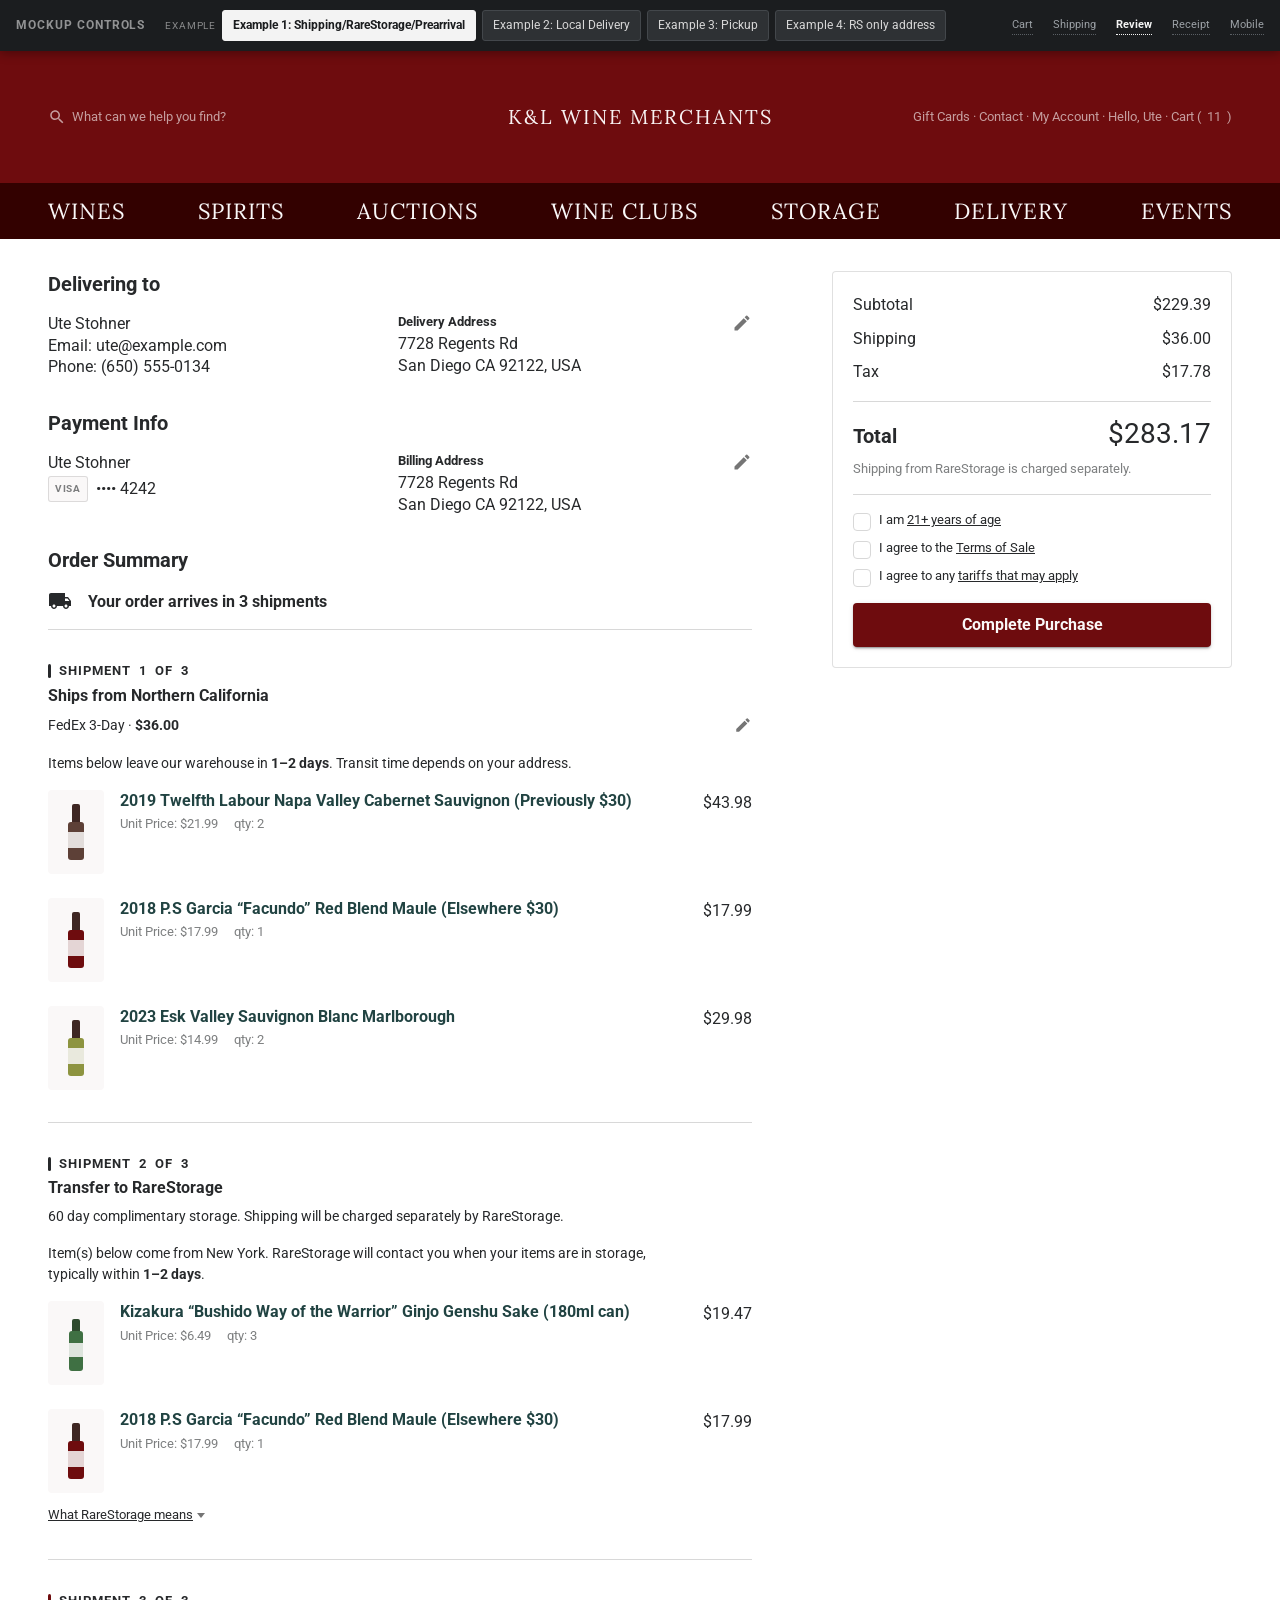
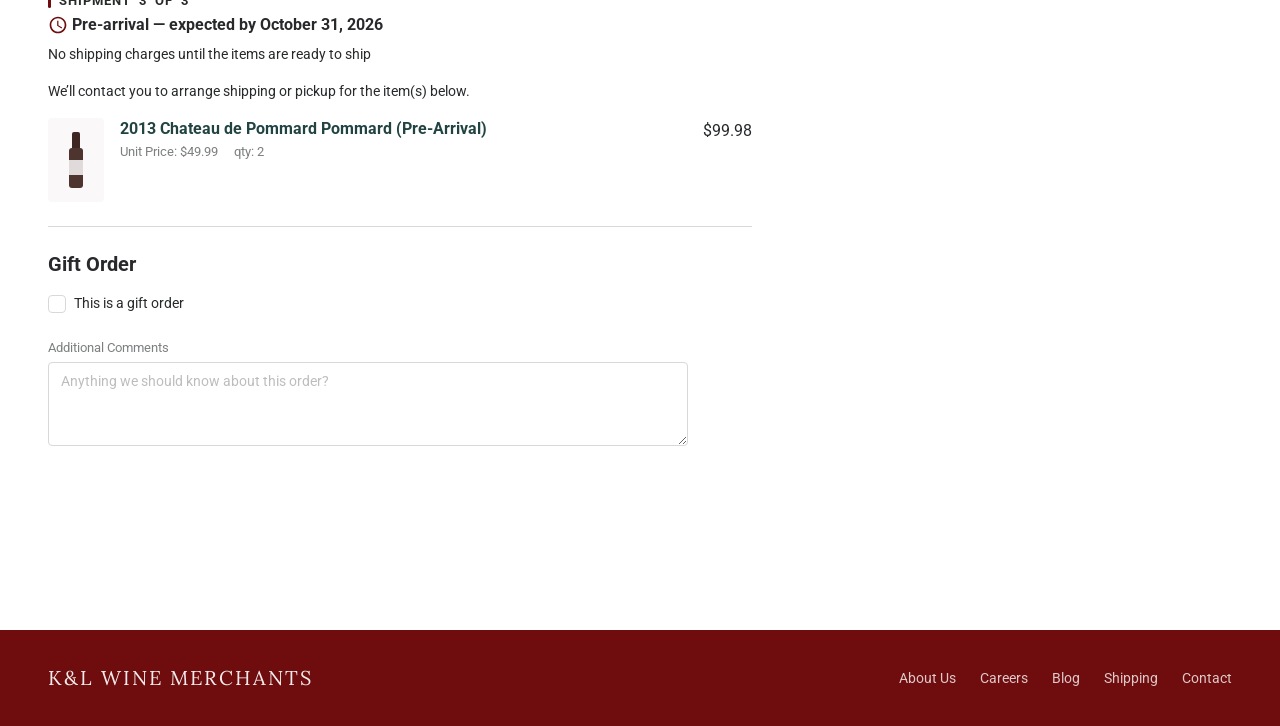
<file: Mockups/CheckoutMessage/order-review.html>
<!DOCTYPE html>
<html lang="en">
<head>
<meta charset="UTF-8">
<meta name="viewport" content="width=device-width, initial-scale=1.0">
<title>K&L — Order Review (Shipment Messaging)</title>

<!--
  ============================================================================
  ORDER REVIEW — shipment messaging redesign
  Target: KLWines.ReactWeb
          src/components/Checkout/OrderReview/OrderReview.tsx
          src/components/Checkout/OrderReview/OrderPricingSummary.tsx
          src/components/Checkout/common/OrderNumber.tsx
          src/components/Checkout/common/DeliveryDetailsSummary.tsx  (compact)
          src/components/Checkout/common/RareStorageTransferNotice.tsx
          src/components/Checkout/common/CartList.tsx + CartNotice.tsx
  ============================================================================

  WHAT THIS PAGE IS FOR
    The last page before the money moves. Nothing here is a decision except
    "place the order", so every shipment is FIXED in the sense of NOTES.md §6 —
    which makes this the page where the shipment story either matches what the
    shopper was told twice already, or contradicts it.

  >>> DELIVERABLE 1 — THE SPLIT KEEPS ITS NAME: "SHIPMENT", NOT "ORDER" <<<
    Live copy is `Order 1 of 3 — FedEx 3-Day` (OrderNumber.tsx). The cart and
    the shipping page both call the same thing SHIPMENT 1 OF 3, so the shopper
    meets a third word for it on the third page — and "order" is the one word
    that already means something else here: they believe they are placing ONE
    order. Same eyebrow, same pipe, same headings as the earlier two pages.

  >>> DELIVERABLE 2 — THE CHOSEN METHOD AND ITS FEE, WHERE THERE IS ONE <<<
    Live shows `Shipping Fee: $0.00` on every shipment, RareStorage and
    pre-arrival included, plus `Excludes RareStorage shipping rates`. A $0.00
    answers a question nobody asked (NOTES.md §6). So:
        shipment that asked something  →  method + fee + pencil back to Shipping
        shipment that asked nothing    →  no fee line at all
    The pencil is new: today the review page states a carrier the shopper
    cannot get back to without going through the address block.

  >>> DELIVERABLE 3 — THE SAME SENTENCES, ONE PER SHIPMENT <<<
    The live page prints the server's AvailabilityMessage per shipment via
    CartNotice — the same "Item(s) below normally ship from RareStorage New
    York in 1-2 days." that the cart redesign exists to replace. Fixed here in
    the same words used on the other two pages, so all three agree.

    NO DISCLOSURES ON THIS PAGE. The bottles are listed openly, so a sentence
    that says "item(s) below" is literally true and needs no caret — same
    reasoning as the cart (NOTES.md §10). Sub-groups are plain sub-headings.

  >>> DELIVERABLE 4 — THE RARESTORAGE TERMS ATTACH TO THE FACT <<<
    Collapsed "What RareStorage means", as on the cart, on the shipment that
    transfers. Not the beige RareStorageTransferNotice, which is a third
    wording of the same terms in a colour that is not in colors.md.
    This also closes the gap flagged in NOTES.md §14: on the shipping page the
    explainer hangs off a CHOICE, so declining the choice hides the terms for a
    transfer that happens anyway. Here it hangs off the transfer itself.

  >>> DELIVERABLE 5 — FEE WORDING IN THE TOTALS <<<
    Live labels the row `Delivery Fee` whatever the method is. "Delivery" means
    Local Delivery only (NOTES.md, word rule), so: Shipping / Delivery fee /
    absent. Pickup and the RS-only address have no fee row, and the
    "Excludes RareStorage shipping rates" row becomes the sentence the cart
    already uses: "Shipping from RareStorage is charged separately."

  READ-ONLY ITEM ROWS
    The cart's rows minus every control — no stepper, no Remove, no Favorites.
    The amounts STAY, unlike the shipping page's preview rows: this is the page
    where the shopper checks what they are paying for.

  NOT DESIGNED HERE
    Gift order and Additional comments are the live blocks, present for
    context. Insurance is off in all four examples. Mobile is round 2.
    Tax figures are illustrative — see NOTES.md.
-->

<link rel="stylesheet" href="../../KL-Design_System/tokens.css">
<link rel="stylesheet" href="_shared/checkout-mock.css">
<link rel="stylesheet" href="_shared/checkout-mock-mobile.css">
<link href="https://fonts.googleapis.com/css2?family=Lora:wght@400;500&family=Roboto:wght@400;500;600;700&display=swap" rel="stylesheet">
</head>
<body>

<!-- ══════ MOCKUP TOOLBAR — not part of the design ══════ -->
<div class="mock-bar">
  <span class="mock-bar__brand">Mockup controls</span>

  <span class="mock-bar__group">
    <span class="mock-bar__label">Example</span>
    <button data-ctl="fulfilment" data-val="shipping">Example 1: Shipping/RareStorage/Prearrival</button>
    <button data-ctl="fulfilment" data-val="delivery">Example 2: Local Delivery</button>
    <button data-ctl="fulfilment" data-val="pickup">Example 3: Pickup</button>
    <button data-ctl="fulfilment" data-val="rsonly">Example 4: RS only address</button>
  </span>

  <span class="mock-bar__spacer"></span>
  <a class="mock-bar__page" href="cart-summary.html">Cart</a>
  <a class="mock-bar__page" href="shipping-methods.html">Shipping</a>
  <a class="mock-bar__page" href="order-review.html" aria-current="page">Review</a>
  <a class="mock-bar__page" href="receipt.html">Receipt</a>
  <a class="mock-bar__page" href="phone.html">Mobile</a>
</div>


<!-- ══════ HEADER PLACEHOLDER — layout.md §"Prototype representation" ══════ -->
<div class="kl-header" data-design-token="colors.background.header colors.background.nav" aria-hidden="true">
  <div class="kl-header-mobile">
    <div class="kl-header-mobile-bar">
      <div class="kl-header-icon-group">
        <div class="kl-header-icon-btn"><svg viewBox="0 0 24 24"><path d="M3 18h18v-2H3v2zm0-5h18v-2H3v2zm0-7v2h18V6H3z"/></svg></div>
        <div class="kl-header-icon-btn"><svg viewBox="0 0 24 24"><path d="M12 2C8.13 2 5 5.13 5 9c0 5.25 7 13 7 13s7-7.75 7-13c0-3.87-3.13-7-7-7zm0 9.5c-1.38 0-2.5-1.12-2.5-2.5s1.12-2.5 2.5-2.5 2.5 1.12 2.5 2.5-1.12 2.5-2.5 2.5z"/></svg></div>
      </div>
      <span class="kl-header-mobile-logo">K&amp;L</span>
      <div class="kl-header-icon-group kl-header-icon-group--right">
        <div class="kl-header-icon-btn"><svg viewBox="0 0 24 24"><path d="M12 5.9c1.16 0 2.1.94 2.1 2.1s-.94 2.1-2.1 2.1S9.9 9.16 9.9 8s.94-2.1 2.1-2.1m0 9c2.97 0 6.1 1.46 6.1 2.1v1.1H5.9V17c0-.64 3.13-2.1 6.1-2.1M12 4C9.79 4 8 5.79 8 8s1.79 4 4 4 4-1.79 4-4-1.79-4-4-4zm0 9c-2.67 0-8 1.34-8 4v2h16v-2c0-2.66-5.33-4-8-4z"/></svg></div>
        <div class="kl-header-icon-btn"><svg viewBox="0 0 24 24"><path d="M15.55 13c.75 0 1.41-.41 1.75-1.03l3.58-6.49c.37-.66-.11-1.48-.87-1.48H5.21l-.94-2H1v2h2l3.6 7.59-1.35 2.44C4.52 15.37 5.48 17 7 17h12v-2H7l1.1-2h7.45zM6.16 6h12.15l-2.76 5H8.53L6.16 6zM7 18c-1.1 0-1.99.9-1.99 2S5.9 22 7 22s2-.9 2-2-.9-2-2-2zm10 0c-1.1 0-1.99.9-1.99 2s.89 2 1.99 2 2-.9 2-2-.9-2-2-2z"/></svg></div>
      </div>
    </div>
    <div class="kl-header-search">
      <svg viewBox="0 0 24 24"><path d="M15.5 14h-.79l-.28-.27C15.41 12.59 16 11.11 16 9.5 16 5.91 13.09 3 9.5 3S3 5.91 3 9.5 5.91 16 9.5 16c1.61 0 3.09-.59 4.23-1.57l.27.28v.79l5 4.99L20.49 19l-4.99-5zm-6 0C7.01 14 5 11.99 5 9.5S7.01 5 9.5 5 14 7.01 14 9.5 11.99 14 9.5 14z"/></svg>
      <span class="kl-header-search-text">What can we help you find?</span>
    </div>
  </div>

  <div class="kl-header-desktop">
    <div class="kl-header-topbar">
      <div class="kl-header-topbar-zone">
        <svg viewBox="0 0 24 24"><path d="M15.5 14h-.79l-.28-.27C15.41 12.59 16 11.11 16 9.5 16 5.91 13.09 3 9.5 3S3 5.91 3 9.5 5.91 16 9.5 16c1.61 0 3.09-.59 4.23-1.57l.27.28v.79l5 4.99L20.49 19l-4.99-5zm-6 0C7.01 14 5 11.99 5 9.5S7.01 5 9.5 5 14 7.01 14 9.5 11.99 14 9.5 14z"/></svg>
        What can we help you find?
      </div>
      <span class="kl-header-topbar-logo">K&amp;L Wine Merchants</span>
      <div class="kl-header-topbar-zone kl-header-topbar-zone--right">
        Gift Cards · Contact · My Account · Hello, Ute · Cart (<span data-when="fulfilment:shipping|delivery|pickup">11</span><span data-when="fulfilment:rsonly">5</span>)
      </div>
    </div>
    <div class="kl-header-navbar" data-design-token="colors.background.nav typography.fontFamily.lora typography.variants.navMain">
      <span class="kl-header-nav-item">Wines</span>
      <span class="kl-header-nav-item">Spirits</span>
      <span class="kl-header-nav-item">Auctions</span>
      <span class="kl-header-nav-item">Wine Clubs</span>
      <span class="kl-header-nav-item">Storage</span>
      <span class="kl-header-nav-item">Delivery</span>
      <span class="kl-header-nav-item">Events</span>
    </div>
  </div>
</div>


<div class="page-container page-body">

  <div class="checkout-layout">

    <!-- ══════════════ PRIMARY COLUMN ══════════════ -->
    <main class="checkout-main">

      <!-- ═══════════ DELIVERING TO / PICKUP PERSON ═══════════
           Existing block, not redesigned. Two columns and one pencil, laid out
           to be checked rather than read.

           ⚠ Example 4 still says "Delivering to" and "Delivery Address" for an
           address nothing is delivered to. Inherited, and left alone on all
           three pages rather than reworded here only — the address IS what
           triggers the RareStorage route, so it is not wrong to show it. See
           NOTES.md §10. -->
      <div class="section-heading" data-when="fulfilment:shipping|delivery|rsonly" data-design-token="typography.variants.h4 typography.fontWeight.bold colors.text.primary" data-mui-component="Typography variant=h4">Delivering to</div>
      <!-- "Pickup Location" matches the shipping page's heading for the same
           block. The live component says "RareStorage Pickup (Will Call) at",
           split across two h4s ("Pickup Person" + the store). -->
      <div class="section-heading" data-when="fulfilment:pickup" data-design-token="typography.variants.h4 typography.fontWeight.bold colors.text.primary" data-mui-component="Typography variant=h4">Pickup Location</div>

      <div class="summary-block">
        <div class="summary-block__cols">
          <div class="summary-block__lines" data-design-token="typography.variants.body1 colors.text.primary">
            Ute Stohner<br>
            Email: ute@example.com<br>
            Phone: (650) 555-0134
          </div>

          <div class="summary-block__lines" data-when="fulfilment:shipping" data-design-token="typography.variants.body1 colors.text.primary">
            <div class="summary-block__label">Delivery Address</div>
            7728 Regents Rd<br>San Diego CA 92122, USA
          </div>
          <div class="summary-block__lines" data-when="fulfilment:delivery" data-design-token="typography.variants.body1 colors.text.primary">
            <div class="summary-block__label">Delivery Address</div>
            742 Laurel St<br>Redwood City CA 94063, USA
          </div>
          <!-- Street line is a PLACEHOLDER; only the ZIP (80123) comes from the
               uploaded screenshot. -->
          <div class="summary-block__lines" data-when="fulfilment:rsonly" data-design-token="typography.variants.body1 colors.text.primary">
            <div class="summary-block__label">Delivery Address</div>
            4820 S Wadsworth Blvd<br>Littleton CO 80123, USA
          </div>
          <!-- Store street line is a PLACEHOLDER. Store and curbside hours and
               the store phone are shown on the live page from the location
               record; omitted here because they are data, not messaging. -->
          <div class="summary-block__lines" data-when="fulfilment:pickup" data-design-token="typography.variants.body1 colors.text.primary">
            <div class="summary-block__label">Pickup Location</div>
            RareStorage Redwood City<br>Redwood City CA 94063, USA
          </div>
        </div>
        <svg class="summary-block__edit" viewBox="0 0 24 24" aria-hidden="true" data-design-token="colors.grey.muted" data-mui-component="IconButton EditOutlined"><path d="M3 17.25V21h3.75L17.81 9.94l-3.75-3.75L3 17.25zM20.71 7.04a1 1 0 0 0 0-1.41l-2.34-2.34a1 1 0 0 0-1.41 0l-1.83 1.83 3.75 3.75 1.83-1.83z"/></svg>
      </div>


      <!-- ═══════════ PAYMENT INFO — existing block, unchanged ═══════════ -->
      <div class="section-heading" data-design-token="typography.variants.h4 typography.fontWeight.bold colors.text.primary" data-mui-component="Typography variant=h4">Payment Info</div>

      <div class="summary-block">
        <div class="summary-block__cols">
          <div class="summary-block__lines" data-design-token="typography.variants.body1 colors.text.primary">
            Ute Stohner
            <div class="summary-block__card">
              <!-- Placeholder for the card artwork the live page renders from an
                   asset — the mockup does not ship a logo it does not own. -->
              <span class="card-brand" aria-hidden="true">VISA</span>
              <span>&bull;&bull;&bull;&bull; 4242</span>
            </div>
          </div>

          <div class="summary-block__lines" data-when="fulfilment:shipping" data-design-token="typography.variants.body1 colors.text.primary">
            <div class="summary-block__label">Billing Address</div>
            7728 Regents Rd<br>San Diego CA 92122, USA
          </div>
          <div class="summary-block__lines" data-when="fulfilment:delivery|pickup" data-design-token="typography.variants.body1 colors.text.primary">
            <div class="summary-block__label">Billing Address</div>
            742 Laurel St<br>Redwood City CA 94063, USA
          </div>
          <div class="summary-block__lines" data-when="fulfilment:rsonly" data-design-token="typography.variants.body1 colors.text.primary">
            <div class="summary-block__label">Billing Address</div>
            4820 S Wadsworth Blvd<br>Littleton CO 80123, USA
          </div>
        </div>
        <svg class="summary-block__edit" viewBox="0 0 24 24" aria-hidden="true" data-design-token="colors.grey.muted" data-mui-component="IconButton EditOutlined"><path d="M3 17.25V21h3.75L17.81 9.94l-3.75-3.75L3 17.25zM20.71 7.04a1 1 0 0 0 0-1.41l-2.34-2.34a1 1 0 0 0-1.41 0l-1.83 1.83 3.75 3.75 1.83-1.83z"/></svg>
      </div>


      <!-- ═══════════ ORDER SUMMARY ═══════════ -->
      <div class="section-heading" data-design-token="typography.variants.h4 typography.fontWeight.bold colors.text.primary" data-mui-component="Typography variant=h4">Order Summary</div>

      <!-- ═══════════════════════════════════════════════════════════════
           ORDER-LEVEL SUMMARY — third page, same sentence, same treatment.

           The count is generated from the shipments actually visible, so it
           reads 3 in Examples 1 and 3 and 2 in Examples 2 and 4, and
           pluralises. No quantity on this line: the cart carries "Quantity: 11
           items" because the cart is where quantities are edited.

           Worth a decision: this is the third page to say it. The argument for
           keeping it is that this is the page where the shopper commits, and
           the split changes what they will actually receive — a shopper who
           skimmed two pages should not discover it on the receipt. The
           argument against is repetition. It is the same statement, not a new
           one, which is why it keeps the same charcoal truck and hairline.
           ═══════════════════════════════════════════════════════════════ -->
      <div class="order-summary-msg" data-design-token="colors.grey.border spacing.md spacing.xl">
        <svg class="order-summary-msg__icon" viewBox="0 0 24 24" aria-hidden="true"
             data-design-token="colors.brand.charcoal"><path d="M20 8h-3V4H3c-1.1 0-2 .9-2 2v11h2c0 1.66 1.34 3 3 3s3-1.34 3-3h6c0 1.66 1.34 3 3 3s3-1.34 3-3h2v-5l-3-4zM6 18.5c-.83 0-1.5-.67-1.5-1.5s.67-1.5 1.5-1.5 1.5.67 1.5 1.5-.67 1.5-1.5 1.5zm13.5-9l1.96 2.5H17V9.5h2.5zm-1.5 9c-.83 0-1.5-.67-1.5-1.5s.67-1.5 1.5-1.5 1.5.67 1.5 1.5-.67 1.5-1.5 1.5z"/></svg>
        <div class="order-summary-msg__body">
          <div class="order-summary-msg__title" data-design-token="typography.variants.h5 typography.fontWeight.bold colors.text.primary">
            Your order arrives in <span data-count>3</span> <span data-count-word>shipments</span>
            <span class="flag flag--new">New</span>
          </div>
        </div>
      </div>

      <div class="ship-groups">

        <!-- ═══════════ SHIPMENT 1 (EXAMPLE 1) — California warehouse ═══════════
             The one shipment in the four examples that asked the shopper
             something, so the one that gets a method, a fee and a pencil. -->
        <section class="ship-group" data-group="ca" data-when="fulfilment:shipping">

          <div class="ship-group__head">
            <span class="ship-group__eyebrow" data-design-token="typography.variants.caption typography.fontWeight.bold colors.text.primary">
              Shipment <span data-seq>1</span> of <span data-seq-total>3</span>
              <span class="flag flag--changed">Reworded</span>
            </span>
            <div class="ship-group__title-row">
              <h2 class="ship-group__title" data-design-token="typography.variants.h5 typography.fontWeight.bold colors.text.primary" data-mui-component="Typography variant=h5">
                Ships from Northern California
              </h2>
            </div>
          </div>

          <!-- The method the shopper chose, and what it costs. Same row as the
               shipping page's collapsed state, so the two pages state a chosen
               method identically — plus a pencil, which the live review page
               does not offer at shipment level at all. -->
          <div class="ship-group__chosen ship-group__chosen--review">
            <span data-design-token="typography.variants.body2 colors.text.primary">FedEx 3-Day &middot; <strong>$36.00</strong></span>
            <svg viewBox="0 0 24 24" aria-hidden="true" data-design-token="colors.grey.muted" data-mui-component="IconButton EditOutlined"><path d="M3 17.25V21h3.75L17.81 9.94l-3.75-3.75L3 17.25zM20.71 7.04a1 1 0 0 0 0-1.41l-2.34-2.34a1 1 0 0 0-1.41 0l-1.83 1.83 3.75 3.75 1.83-1.83z"/></svg>
          </div>

          <p class="ship-group__msg" data-design-token="typography.variants.body2 colors.text.primary">
            Items below leave our warehouse in <strong>1&ndash;2 days</strong>. Transit time
            depends on your address.
            <span class="flag flag--changed">Reworded</span>
          </p>

          <div class="ship-group__items">
            <div class="cart-item" data-design-token="spacing.md spacing.lg">
              <div class="cart-item__thumb" data-design-token="colors.background.subtle components.card.borderRadius">
                <svg viewBox="0 0 22 60" aria-hidden="true"><rect x="7" y="2" width="8" height="20" rx="2" fill="#3E2723"/><rect x="3" y="20" width="16" height="38" rx="3" fill="#5D4037"/><rect x="3" y="30" width="16" height="16" fill="#FAF8F8" opacity=".85"/></svg>
              </div>
              <div class="cart-item__body">
                <div class="cart-item__name" data-design-token="typography.variants.h5 colors.text.linked" data-mui-component="Typography variant=h5">
                  2019 Twelfth Labour Napa Valley Cabernet Sauvignon (Previously $30)
                </div>
                <div class="cart-item__unit" data-design-token="typography.variants.caption colors.text.secondary">Unit Price: $21.99<span class="cart-item__qtyinline" data-design-token="typography.variants.body2 colors.text.secondary">qty: 2</span></div>
              </div>
              <div class="cart-item__amount" data-design-token="typography.variants.body1 colors.text.primary">$43.98</div>
            </div>

            <div class="cart-item" data-design-token="spacing.md spacing.lg">
              <div class="cart-item__thumb" data-design-token="colors.background.subtle components.card.borderRadius">
                <svg viewBox="0 0 22 60" aria-hidden="true"><rect x="7" y="2" width="8" height="20" rx="2" fill="#3E2723"/><rect x="3" y="20" width="16" height="38" rx="3" fill="#6E0C0E"/><rect x="3" y="30" width="16" height="16" fill="#FAF8F8" opacity=".85"/></svg>
              </div>
              <div class="cart-item__body">
                <div class="cart-item__name" data-design-token="typography.variants.h5 colors.text.linked" data-mui-component="Typography variant=h5">
                  2018 P.S Garcia &ldquo;Facundo&rdquo; Red Blend Maule (Elsewhere $30)
                </div>
                <div class="cart-item__unit" data-design-token="typography.variants.caption colors.text.secondary">Unit Price: $17.99<span class="cart-item__qtyinline" data-design-token="typography.variants.body2 colors.text.secondary">qty: 1</span></div>
              </div>
              <div class="cart-item__amount" data-design-token="typography.variants.body1 colors.text.primary">$17.99</div>
            </div>

            <div class="cart-item" data-design-token="spacing.md spacing.lg">
              <div class="cart-item__thumb" data-design-token="colors.background.subtle components.card.borderRadius">
                <svg viewBox="0 0 22 60" aria-hidden="true"><rect x="7" y="2" width="8" height="20" rx="2" fill="#3E2723"/><rect x="3" y="20" width="16" height="38" rx="3" fill="#8D9440"/><rect x="3" y="30" width="16" height="16" fill="#FAF8F8" opacity=".85"/></svg>
              </div>
              <div class="cart-item__body">
                <div class="cart-item__name" data-design-token="typography.variants.h5 colors.text.linked" data-mui-component="Typography variant=h5">
                  2023 Esk Valley Sauvignon Blanc Marlborough
                </div>
                <div class="cart-item__unit" data-design-token="typography.variants.caption colors.text.secondary">Unit Price: $14.99<span class="cart-item__qtyinline" data-design-token="typography.variants.body2 colors.text.secondary">qty: 2</span></div>
              </div>
              <div class="cart-item__amount" data-design-token="typography.variants.body1 colors.text.primary">$29.98</div>
            </div>
          </div>
        </section>


        <!-- ═══════════ SHIPMENT 1 (EXAMPLE 2) — LOCAL DELIVERY ═══════════
             Two shipments in this example, not three: New York stock transfers
             to Redwood City and rides the same delivery, so it is a third
             SOURCE inside this shipment rather than a RareStorage shipment of
             its own. Corrected 2026-08-19; the cart and shipping pages carry
             the same three sub-groups. -->
        <section class="ship-group" data-group="ld" data-when="fulfilment:delivery">

          <div class="ship-group__head">
            <span class="ship-group__eyebrow" data-design-token="typography.variants.caption typography.fontWeight.bold colors.text.primary">
              Shipment <span data-seq>1</span> of <span data-seq-total>2</span>
            </span>
            <div class="ship-group__title-row">
              <h2 class="ship-group__title" data-design-token="typography.variants.h5 typography.fontWeight.bold colors.text.primary" data-mui-component="Typography variant=h5">
                Local Delivery
                <span class="flag flag--new">New</span>
              </h2>
            </div>
          </div>

          <div class="ship-group__chosen ship-group__chosen--review">
            <span data-design-token="typography.variants.body2 colors.text.primary">Local Delivery &middot; <strong>$9.00</strong></span>
            <svg viewBox="0 0 24 24" aria-hidden="true" data-design-token="colors.grey.muted" data-mui-component="IconButton EditOutlined"><path d="M3 17.25V21h3.75L17.81 9.94l-3.75-3.75L3 17.25zM20.71 7.04a1 1 0 0 0 0-1.41l-2.34-2.34a1 1 0 0 0-1.41 0l-1.83 1.83 3.75 3.75 1.83-1.83z"/></svg>
          </div>

          <!-- REWORDED 2026-08-26 — was "Items below will be transferred to RareStorage
               Redwood City for Local Delivery to your address." The transfer verb went with the
               storage narrative (NOTES.md §18); what is left states the route. See MESSAGES.md
               M4.2. -->
          <p class="ship-group__msg ship-group__msg--tight" data-design-token="typography.variants.body2 colors.text.primary">
            Local delivery to your address from RareStorage Redwood City
          </p>
          <p class="ship-group__msg ship-group__msg--tight" data-design-token="typography.variants.body2 colors.text.primary">
            You can request delivery from the receipt page once all items have arrived at RareStorage Redwood City.
          </p>
          <!-- REMOVED 2026-08-26 — "60 day complimentary storage."
               The premise it rested on was corrected: local delivery and pickup are
               fulfilled FROM RareStorage Redwood City, but the bottles never enter
               storage. Nothing is stored, so there is no complimentary period to state,
               no day 61 and no fee. The facility is still named above — that naming
               is required — but the storage narrative no longer follows it.
               Examples 1 and 4 keep the sentence: those orders do go into storage.
               See NOTES.md §18. -->

          <!-- Sub-section A — already at the delivering store -->
          <div class="ship-sub">
            <div class="ship-sub__head" data-design-token="typography.variants.body2 colors.text.primary">
              Item(s) below come from Redwood City and will be ready in
              <strong>1&ndash;2 days</strong>
            </div>
            <div class="ship-group__items">
              <div class="cart-item" data-design-token="spacing.md spacing.lg">
                <div class="cart-item__thumb" data-design-token="colors.background.subtle components.card.borderRadius">
                  <svg viewBox="0 0 22 60" aria-hidden="true"><rect x="7" y="2" width="8" height="20" rx="2" fill="#3E2723"/><rect x="3" y="20" width="16" height="38" rx="3" fill="#8D9440"/><rect x="3" y="30" width="16" height="16" fill="#FAF8F8" opacity=".85"/></svg>
                </div>
                <div class="cart-item__body">
                  <div class="cart-item__name" data-design-token="typography.variants.h5 colors.text.linked" data-mui-component="Typography variant=h5">
                    2023 Esk Valley Sauvignon Blanc Marlborough
                  </div>
                  <div class="cart-item__unit" data-design-token="typography.variants.caption colors.text.secondary">Unit Price: $14.99<span class="cart-item__qtyinline" data-design-token="typography.variants.body2 colors.text.secondary">qty: 2</span></div>
              </div>
              <div class="cart-item__amount" data-design-token="typography.variants.body1 colors.text.primary">$29.98</div>
              </div>
            </div>
          </div>

          <!-- Sub-section B — another CA store -->
          <div class="ship-sub">
            <div class="ship-sub__head" data-design-token="typography.variants.body2 colors.text.primary">
              Item(s) below come from San Francisco and will be ready in
              <strong>2 days</strong>
            </div>
            <div class="ship-group__items">
              <div class="cart-item" data-design-token="spacing.md spacing.lg">
                <div class="cart-item__thumb" data-design-token="colors.background.subtle components.card.borderRadius">
                  <svg viewBox="0 0 22 60" aria-hidden="true"><rect x="7" y="2" width="8" height="20" rx="2" fill="#3E2723"/><rect x="3" y="20" width="16" height="38" rx="3" fill="#5D4037"/><rect x="3" y="30" width="16" height="16" fill="#FAF8F8" opacity=".85"/></svg>
                </div>
                <div class="cart-item__body">
                  <div class="cart-item__name" data-design-token="typography.variants.h5 colors.text.linked" data-mui-component="Typography variant=h5">
                    2019 Twelfth Labour Napa Valley Cabernet Sauvignon (Previously $30)
                  </div>
                  <div class="cart-item__unit" data-design-token="typography.variants.caption colors.text.secondary">Unit Price: $21.99<span class="cart-item__qtyinline" data-design-token="typography.variants.body2 colors.text.secondary">qty: 2</span></div>
              </div>
              <div class="cart-item__amount" data-design-token="typography.variants.body1 colors.text.primary">$43.98</div>
              </div>

              <!-- One of the shopper's two bottles of this wine; the other is in
                   sub-section C, coming from New York. The wording for a split SKU
                   ("1 of your 2 bottles") is still deferred — NOTES.md §4, D5. -->
              <div class="cart-item" data-design-token="spacing.md spacing.lg">
                <div class="cart-item__thumb" data-design-token="colors.background.subtle components.card.borderRadius">
                  <svg viewBox="0 0 22 60" aria-hidden="true"><rect x="7" y="2" width="8" height="20" rx="2" fill="#3E2723"/><rect x="3" y="20" width="16" height="38" rx="3" fill="#6E0C0E"/><rect x="3" y="30" width="16" height="16" fill="#FAF8F8" opacity=".85"/></svg>
                </div>
                <div class="cart-item__body">
                  <div class="cart-item__name" data-design-token="typography.variants.h5 colors.text.linked" data-mui-component="Typography variant=h5">
                    2018 P.S Garcia &ldquo;Facundo&rdquo; Red Blend Maule (Elsewhere $30)
                  </div>
                  <div class="cart-item__unit" data-design-token="typography.variants.caption colors.text.secondary">Unit Price: $17.99<span class="cart-item__qtyinline" data-design-token="typography.variants.body2 colors.text.secondary">qty: 1</span></div>
              </div>
              <div class="cart-item__amount" data-design-token="typography.variants.body1 colors.text.primary">$17.99</div>
              </div>
            </div>
          </div>

          <!-- Sub-section C — NEW YORK stock. No storage terms: nothing enters a
               storage account, the bottles are only consolidated for the
               delivery run, so there is no 60-day clock and no separate
               RareStorage shipping charge to disclose. -->
          <div class="ship-sub">
            <div class="ship-sub__head" data-design-token="typography.variants.body2 colors.text.primary">
              Item(s) below come from New York and will be ready in
              <strong>28 days</strong>
              <span class="flag flag--new">New</span>
            </div>
            <div class="ship-group__items">
              <div class="cart-item" data-design-token="spacing.md spacing.lg">
                <div class="cart-item__thumb" data-design-token="colors.background.subtle components.card.borderRadius">
                  <svg viewBox="0 0 22 60" aria-hidden="true"><rect x="7" y="6" width="8" height="14" rx="2" fill="#2E4A2E"/><rect x="4" y="18" width="14" height="40" rx="3" fill="#3F7043"/><rect x="4" y="30" width="14" height="14" fill="#FAF8F8" opacity=".85"/></svg>
                </div>
                <div class="cart-item__body">
                  <div class="cart-item__name" data-design-token="typography.variants.h5 colors.text.linked" data-mui-component="Typography variant=h5">
                    Kizakura &ldquo;Bushido Way of the Warrior&rdquo; Ginjo Genshu Sake (180ml can)
                  </div>
                  <div class="cart-item__unit" data-design-token="typography.variants.caption colors.text.secondary">Unit Price: $6.49<span class="cart-item__qtyinline" data-design-token="typography.variants.body2 colors.text.secondary">qty: 3</span></div>
              </div>
              <div class="cart-item__amount" data-design-token="typography.variants.body1 colors.text.primary">$19.47</div>
              </div>

              <div class="cart-item" data-design-token="spacing.md spacing.lg">
                <div class="cart-item__thumb" data-design-token="colors.background.subtle components.card.borderRadius">
                  <svg viewBox="0 0 22 60" aria-hidden="true"><rect x="7" y="2" width="8" height="20" rx="2" fill="#3E2723"/><rect x="3" y="20" width="16" height="38" rx="3" fill="#6E0C0E"/><rect x="3" y="30" width="16" height="16" fill="#FAF8F8" opacity=".85"/></svg>
                </div>
                <div class="cart-item__body">
                  <div class="cart-item__name" data-design-token="typography.variants.h5 colors.text.linked" data-mui-component="Typography variant=h5">
                    2018 P.S Garcia &ldquo;Facundo&rdquo; Red Blend Maule (Elsewhere $30)
                  </div>
                  <div class="cart-item__unit" data-design-token="typography.variants.caption colors.text.secondary">Unit Price: $17.99<span class="cart-item__qtyinline" data-design-token="typography.variants.body2 colors.text.secondary">qty: 1</span></div>
              </div>
              <div class="cart-item__amount" data-design-token="typography.variants.body1 colors.text.primary">$17.99</div>
              </div>
            </div>
          </div>

          <!-- REMOVED 2026-08-26 — the collapsed "What RareStorage means".
               Added 2026-08-21 so that the 60-day sentence's day 61 was one click away.
               That sentence is gone from this example, so nothing here claims a
               complimentary period, and the bullets described an arrangement this order
               never enters: no Vault access, no onward shipping, no per-bottle fee. The
               shipping page lost the same disclosure on 2026-08-22; Examples 1 and 4 keep
               it, because their bottles really do go into storage. See NOTES.md §18. -->
        </section>


        <!-- ═══════════ SHIPMENT 1 (EXAMPLE 3) — PICKUP ═══════════
             Nothing was chosen and nothing is charged, so there is no method
             row and no fee — the shipment states what happens and lists the
             bottles it applies to. Three sources, one shipment; two shipments on
             the page in total. -->
        <section class="ship-group" data-group="pu" data-when="fulfilment:pickup">

          <div class="ship-group__head">
            <span class="ship-group__eyebrow" data-design-token="typography.variants.caption typography.fontWeight.bold colors.text.primary">
              Shipment <span data-seq>1</span> of <span data-seq-total>3</span>
            </span>
            <div class="ship-group__title-row">
              <h2 class="ship-group__title" data-design-token="typography.variants.h5 typography.fontWeight.bold colors.text.primary" data-mui-component="Typography variant=h5">
                Pickup
                <span class="flag flag--new">New</span>
              </h2>
            </div>
          </div>

          <!-- REWORDED 2026-08-26 — was "Items below will be transferred to RareStorage
               Redwood City". That described an internal logistics step; this names the place
               and the action, in the line the shopper is most likely to read after the header.
               It also drops the transfer verb §18 warned about. The facility stays named here
               rather than in the header: legal asked for the mention, not the prominence, and
               only one pickup shipment ever exists so the header has nothing to disambiguate.
               See MESSAGES.md M5.2. -->
          <p class="ship-group__msg ship-group__msg--tight" data-design-token="typography.variants.body2 colors.text.primary">
            Collect from RareStorage Redwood City
          </p>
          <!-- 2026-08-26 — "60 day complimentary storage." was taken off the front of
               this sentence; what is left is the part that is true of a pickup order.
               Pickup is fulfilled FROM RareStorage Redwood City and the bottles never
               enter storage, so there is no complimentary period, no day 61 and no fee to
               state. The facility naming above stays — it is required — but
               nothing about storage follows it now. See NOTES.md §18. -->
          <!-- REMOVED 2026-08-26 — "Items can be picked up once available."
               More confusing than helpful (product): with the source sub-groups showing
               1-2, 2 and 28 days, "once available" reads as an invitation to collect in
               parts, which is exactly what Q1 has not answered. Nothing replaces it yet —
               see MESSAGES.md M5, where the live template's email promise is the candidate. -->

          <div class="ship-sub">
            <div class="ship-sub__head" data-design-token="typography.variants.body2 colors.text.primary">
              Item(s) below come from Redwood City and will be ready in
              <strong>1&ndash;2 days</strong>
            </div>
            <div class="ship-group__items">
              <div class="cart-item" data-design-token="spacing.md spacing.lg">
                <div class="cart-item__thumb" data-design-token="colors.background.subtle components.card.borderRadius">
                  <svg viewBox="0 0 22 60" aria-hidden="true"><rect x="7" y="2" width="8" height="20" rx="2" fill="#3E2723"/><rect x="3" y="20" width="16" height="38" rx="3" fill="#8D9440"/><rect x="3" y="30" width="16" height="16" fill="#FAF8F8" opacity=".85"/></svg>
                </div>
                <div class="cart-item__body">
                  <div class="cart-item__name" data-design-token="typography.variants.h5 colors.text.linked" data-mui-component="Typography variant=h5">
                    2023 Esk Valley Sauvignon Blanc Marlborough
                  </div>
                  <div class="cart-item__unit" data-design-token="typography.variants.caption colors.text.secondary">Unit Price: $14.99<span class="cart-item__qtyinline" data-design-token="typography.variants.body2 colors.text.secondary">qty: 2</span></div>
              </div>
              <div class="cart-item__amount" data-design-token="typography.variants.body1 colors.text.primary">$29.98</div>
              </div>
            </div>
          </div>

          <div class="ship-sub">
            <div class="ship-sub__head" data-design-token="typography.variants.body2 colors.text.primary">
              Item(s) below come from San Francisco and will be ready in
              <strong>2 days</strong>
            </div>
            <div class="ship-group__items">
              <div class="cart-item" data-design-token="spacing.md spacing.lg">
                <div class="cart-item__thumb" data-design-token="colors.background.subtle components.card.borderRadius">
                  <svg viewBox="0 0 22 60" aria-hidden="true"><rect x="7" y="2" width="8" height="20" rx="2" fill="#3E2723"/><rect x="3" y="20" width="16" height="38" rx="3" fill="#5D4037"/><rect x="3" y="30" width="16" height="16" fill="#FAF8F8" opacity=".85"/></svg>
                </div>
                <div class="cart-item__body">
                  <div class="cart-item__name" data-design-token="typography.variants.h5 colors.text.linked" data-mui-component="Typography variant=h5">
                    2019 Twelfth Labour Napa Valley Cabernet Sauvignon (Previously $30)
                  </div>
                  <div class="cart-item__unit" data-design-token="typography.variants.caption colors.text.secondary">Unit Price: $21.99<span class="cart-item__qtyinline" data-design-token="typography.variants.body2 colors.text.secondary">qty: 2</span></div>
              </div>
              <div class="cart-item__amount" data-design-token="typography.variants.body1 colors.text.primary">$43.98</div>
              </div>

              <div class="cart-item" data-design-token="spacing.md spacing.lg">
                <div class="cart-item__thumb" data-design-token="colors.background.subtle components.card.borderRadius">
                  <svg viewBox="0 0 22 60" aria-hidden="true"><rect x="7" y="2" width="8" height="20" rx="2" fill="#3E2723"/><rect x="3" y="20" width="16" height="38" rx="3" fill="#6E0C0E"/><rect x="3" y="30" width="16" height="16" fill="#FAF8F8" opacity=".85"/></svg>
                </div>
                <div class="cart-item__body">
                  <div class="cart-item__name" data-design-token="typography.variants.h5 colors.text.linked" data-mui-component="Typography variant=h5">
                    2018 P.S Garcia &ldquo;Facundo&rdquo; Red Blend Maule (Elsewhere $30)
                  </div>
                  <div class="cart-item__unit" data-design-token="typography.variants.caption colors.text.secondary">Unit Price: $17.99<span class="cart-item__qtyinline" data-design-token="typography.variants.body2 colors.text.secondary">qty: 1</span></div>
              </div>
              <div class="cart-item__amount" data-design-token="typography.variants.body1 colors.text.primary">$17.99</div>
              </div>
            </div>
          </div>

          <!-- Sub-section C — NEW YORK stock (corrected 2026-08-19, as Example 2).
               It transfers to Redwood City with everything else and is collected
               there, so it is a third source inside this shipment rather than a
               RareStorage shipment of its own. Example 3 is therefore two
               shipments, and still asks the shopper nothing. -->
          <div class="ship-sub">
            <div class="ship-sub__head" data-design-token="typography.variants.body2 colors.text.primary">
              Item(s) below come from New York and will be ready in
              <strong>28 days</strong>
              <span class="flag flag--new">New</span>
            </div>
            <div class="ship-group__items">
              <div class="cart-item" data-design-token="spacing.md spacing.lg">
                <div class="cart-item__thumb" data-design-token="colors.background.subtle components.card.borderRadius">
                  <svg viewBox="0 0 22 60" aria-hidden="true"><rect x="7" y="6" width="8" height="14" rx="2" fill="#2E4A2E"/><rect x="4" y="18" width="14" height="40" rx="3" fill="#3F7043"/><rect x="4" y="30" width="14" height="14" fill="#FAF8F8" opacity=".85"/></svg>
                </div>
                <div class="cart-item__body">
                  <div class="cart-item__name" data-design-token="typography.variants.h5 colors.text.linked" data-mui-component="Typography variant=h5">
                    Kizakura &ldquo;Bushido Way of the Warrior&rdquo; Ginjo Genshu Sake (180ml can)
                  </div>
                  <div class="cart-item__unit" data-design-token="typography.variants.caption colors.text.secondary">Unit Price: $6.49<span class="cart-item__qtyinline" data-design-token="typography.variants.body2 colors.text.secondary">qty: 3</span></div>
              </div>
              <div class="cart-item__amount" data-design-token="typography.variants.body1 colors.text.primary">$19.47</div>
              </div>

              <div class="cart-item" data-design-token="spacing.md spacing.lg">
                <div class="cart-item__thumb" data-design-token="colors.background.subtle components.card.borderRadius">
                  <svg viewBox="0 0 22 60" aria-hidden="true"><rect x="7" y="2" width="8" height="20" rx="2" fill="#3E2723"/><rect x="3" y="20" width="16" height="38" rx="3" fill="#6E0C0E"/><rect x="3" y="30" width="16" height="16" fill="#FAF8F8" opacity=".85"/></svg>
                </div>
                <div class="cart-item__body">
                  <div class="cart-item__name" data-design-token="typography.variants.h5 colors.text.linked" data-mui-component="Typography variant=h5">
                    2018 P.S Garcia &ldquo;Facundo&rdquo; Red Blend Maule (Elsewhere $30)
                  </div>
                  <div class="cart-item__unit" data-design-token="typography.variants.caption colors.text.secondary">Unit Price: $17.99<span class="cart-item__qtyinline" data-design-token="typography.variants.body2 colors.text.secondary">qty: 1</span></div>
              </div>
              <div class="cart-item__amount" data-design-token="typography.variants.body1 colors.text.primary">$17.99</div>
              </div>
            </div>
          </div>

          <!-- REMOVED 2026-08-26 — the collapsed "What RareStorage means".
               Added 2026-08-21 so that the 60-day sentence's day 61 was one click away.
               That sentence is gone from this example, so nothing here claims a
               complimentary period, and the bullets described an arrangement this order
               never enters: no Vault access, no onward shipping, no per-bottle fee. The
               shipping page lost the same disclosure on 2026-08-22; Examples 1 and 4 keep
               it, because their bottles really do go into storage. See NOTES.md §18. -->
        </section>


        <!-- ═══════════ SHIPMENT 2 — New York → RareStorage ═══════════
             Example 1 only. Examples 2 and 3 send their New York bottles along
             with the local delivery / pickup consolidation (see above), and
             Example 4 has its own version split by origin warehouse.

             No fee quoted, no pencil: nothing here was chosen, so there is
             nothing to change and no price to confirm. The storage sentence
             leads and the items-pointing sentence closes, per NOTES.md §11. -->
        <section class="ship-group" data-group="rs" data-when="fulfilment:shipping">

          <div class="ship-group__head">
            <span class="ship-group__eyebrow" data-design-token="typography.variants.caption typography.fontWeight.bold colors.text.primary">
              Shipment <span data-seq>2</span> of <span data-seq-total>3</span>
            </span>
            <div class="ship-group__title-row">
              <h2 class="ship-group__title" data-design-token="typography.variants.h5 typography.fontWeight.bold colors.text.primary" data-mui-component="Typography variant=h5">
                Transfer to RareStorage
                <span class="flag flag--new">New</span>
              </h2>
            </div>
          </div>

          <!-- One wording only. The shipping page carries a pickup variant of this
               sentence ("Items can be picked up at RareStorage Redwood City once
               available"), which is unreachable after the 2026-08-19 correction —
               a pickup order has no RareStorage shipment. Not reproduced here. -->
          <p class="ship-group__msg" data-design-token="typography.variants.body2 colors.text.primary">
            60 day complimentary storage. Shipping will be charged separately by RareStorage.
          </p>

          <p class="ship-group__msg" data-design-token="typography.variants.body2 colors.text.primary">
            Item(s) below come from New York. RareStorage will contact you when your items are in storage, typically within <strong>1&ndash;2 days</strong>.
            <span class="flag flag--changed">Reworded</span>
          </p>

          <div class="ship-group__items">
            <div class="cart-item" data-design-token="spacing.md spacing.lg">
              <div class="cart-item__thumb" data-design-token="colors.background.subtle components.card.borderRadius">
                <svg viewBox="0 0 22 60" aria-hidden="true"><rect x="7" y="6" width="8" height="14" rx="2" fill="#2E4A2E"/><rect x="4" y="18" width="14" height="40" rx="3" fill="#3F7043"/><rect x="4" y="30" width="14" height="14" fill="#FAF8F8" opacity=".85"/></svg>
              </div>
              <div class="cart-item__body">
                <div class="cart-item__name" data-design-token="typography.variants.h5 colors.text.linked" data-mui-component="Typography variant=h5">
                  Kizakura &ldquo;Bushido Way of the Warrior&rdquo; Ginjo Genshu Sake (180ml can)
                </div>
                <div class="cart-item__unit" data-design-token="typography.variants.caption colors.text.secondary">Unit Price: $6.49<span class="cart-item__qtyinline" data-design-token="typography.variants.body2 colors.text.secondary">qty: 3</span></div>
              </div>
              <div class="cart-item__amount" data-design-token="typography.variants.body1 colors.text.primary">$19.47</div>
            </div>

            <div class="cart-item" data-design-token="spacing.md spacing.lg">
              <div class="cart-item__thumb" data-design-token="colors.background.subtle components.card.borderRadius">
                <svg viewBox="0 0 22 60" aria-hidden="true"><rect x="7" y="2" width="8" height="20" rx="2" fill="#3E2723"/><rect x="3" y="20" width="16" height="38" rx="3" fill="#6E0C0E"/><rect x="3" y="30" width="16" height="16" fill="#FAF8F8" opacity=".85"/></svg>
              </div>
              <div class="cart-item__body">
                <div class="cart-item__name" data-design-token="typography.variants.h5 colors.text.linked" data-mui-component="Typography variant=h5">
                  2018 P.S Garcia &ldquo;Facundo&rdquo; Red Blend Maule (Elsewhere $30)
                </div>
                <div class="cart-item__unit" data-design-token="typography.variants.caption colors.text.secondary">Unit Price: $17.99<span class="cart-item__qtyinline" data-design-token="typography.variants.body2 colors.text.secondary">qty: 1</span></div>
              </div>
              <div class="cart-item__amount" data-design-token="typography.variants.body1 colors.text.primary">$17.99</div>
            </div>
          </div>

          <!-- >>> DELIVERABLE — THE TERMS HANG OFF THE TRANSFER, NOT A CHOICE <<<
               The cart's collapsed version, verbatim, rather than the beige
               RareStorageTransferNotice the live review page renders: that is a
               third wording of the same terms, and its fill is not in
               colors.md. One line closed, one click open.

               On the shipping page the full explainer is attached to the
               RareStorage OPTION, which means a shopper who picks FedEx sees no
               terms at all even though four bottles still transfer (NOTES.md
               §14). On this page it is attached to the shipment that transfers,
               so it is there whatever was chosen earlier. -->
          <details class="disclose">
            <summary data-design-token="typography.variants.caption colors.text.primary">What RareStorage means</summary>
            <div class="disclose__body">
              <ul class="callout__list" data-design-token="typography.variants.caption colors.text.primary">
                <!-- REWORDED 2026-08-27, product's copy, applied to every instance of this
                     disclosure on every page — there is one wording of these terms.

                     What changed and why it matters:
                       · bullet 1 replaces "Secure, temperature-controlled storage, run by
                         RareStorage." It now says WHAT HAPPENS and WHEN — the sale is
                         processed, then the order transfers — rather than describing the
                         facility. The old bullet answered "what is RareStorage?"; this one
                         answers "what happens to my wine?", which is the question a shopper
                         opening a disclosure on a checkout page is actually asking.
                       · bullet 2 replaces "You'll get Vault access by email after checkout."
                         Same promise, but it names the thing that arrives (an email with
                         instructions) instead of the abstraction ("Vault access").
                       · bullets 3 and 4 are unchanged.

                     ⚠ TWO CLAIMS TO CHECK, both inherited from the legal panel's wording and
                     both flagged rather than edited:
                       · "your order is transferred" is true of the WHOLE order only in
                         Example 4. In Example 1, four bottles transfer and the rest ships to
                         San Diego, so "your order" overstates it. Same defect as the rail
                         card's "Your bottles are heading to RareStorage" (NOTES.md §14).
                       · "for customers who want to store and manage their collection" implies
                         the shopper elected this. On a New York transfer they did not. This is
                         the open decision already recorded at MESSAGES.md M2.2, now present in
                         a second place. -->
                <li>Once K&amp;L processes the sale, your order is transferred to RareStorage, our independent storage partner &mdash; for customers who want to store and manage their collection.
                  <span class="flag flag--changed">Reworded</span></li>
                <li>After checkout, you&rsquo;ll get an email with instructions to access your RareStorage Vault.
                  <span class="flag flag--changed">Reworded</span></li>
                <li>Keep them stored or ship them on, whenever you like.</li>
                <li>Free for 60 days, then $0.40 per bottle/month ($9.50 min). <span class="t-link">RareStorage.com</span></li>
              </ul>
            </div>
          </details>
        </section>


        <!-- ═══════════ SHIPMENT 1 (EXAMPLE 4) — RS-ONLY ADDRESS ═══════════
             The whole in-stock order transfers, split by ORIGIN warehouse:
             destination is the same for everything, and only the release dates
             differ — so the shipment-level sentence carries no origin and no
             timing. Ordered soonest-first. -->
        <section class="ship-group" data-group="rs4" data-when="fulfilment:rsonly">

          <div class="ship-group__head">
            <span class="ship-group__eyebrow" data-design-token="typography.variants.caption typography.fontWeight.bold colors.text.primary">
              Shipment <span data-seq>1</span> of <span data-seq-total>2</span>
            </span>
            <div class="ship-group__title-row">
              <h2 class="ship-group__title" data-design-token="typography.variants.h5 typography.fontWeight.bold colors.text.primary" data-mui-component="Typography variant=h5">
                Transfer to RareStorage
                <span class="flag flag--new">New</span>
              </h2>
            </div>
          </div>

          <!-- It matters most here: the ENTIRE order goes into storage, so every
               future shipping charge comes from RareStorage and there is no
               other shipment arriving to anchor the cost against. -->
          <p class="ship-group__msg" data-design-token="typography.variants.body2 colors.text.primary">
            60 day complimentary storage. Shipping will be charged separately by RareStorage.
          </p>
          <!-- REMOVED 2026-08-26 — the shipment-level "Items below will transfer to
               RareStorage". It existed only to introduce the two source sub-groups, and once
               those lines dropped the destination clause it had no job left: the group heading
               above already says "Transfer to RareStorage". See MESSAGES.md M2.3. -->

          <!-- Sub-section A — New York stock, ready soonest -->
          <div class="ship-sub">
            <div class="ship-sub__head" data-design-token="typography.variants.body2 colors.text.primary">
              Item(s) below come from New York. RareStorage will contact you when your items are in storage, typically within <strong>1&ndash;2 days</strong>.
            </div>
            <div class="ship-group__items">
              <div class="cart-item" data-design-token="spacing.md spacing.lg">
                <div class="cart-item__thumb" data-design-token="colors.background.subtle components.card.borderRadius">
                  <svg viewBox="0 0 22 60" aria-hidden="true"><rect x="7" y="6" width="8" height="14" rx="2" fill="#2E4A2E"/><rect x="4" y="18" width="14" height="40" rx="3" fill="#3F7043"/><rect x="4" y="30" width="14" height="14" fill="#FAF8F8" opacity=".85"/></svg>
                </div>
                <div class="cart-item__body">
                  <div class="cart-item__name" data-design-token="typography.variants.h5 colors.text.linked" data-mui-component="Typography variant=h5">
                    Kizakura &ldquo;Bushido Way of the Warrior&rdquo; Ginjo Genshu Sake (180ml can)
                  </div>
                  <div class="cart-item__unit" data-design-token="typography.variants.caption colors.text.secondary">Unit Price: $6.49<span class="cart-item__qtyinline" data-design-token="typography.variants.body2 colors.text.secondary">qty: 1</span></div>
              </div>
              <div class="cart-item__amount" data-design-token="typography.variants.body1 colors.text.primary">$6.49</div>
              </div>

              <div class="cart-item" data-design-token="spacing.md spacing.lg">
                <div class="cart-item__thumb" data-design-token="colors.background.subtle components.card.borderRadius">
                  <svg viewBox="0 0 22 60" aria-hidden="true"><rect x="7" y="2" width="8" height="20" rx="2" fill="#3E2723"/><rect x="3" y="20" width="16" height="38" rx="3" fill="#6E0C0E"/><rect x="3" y="30" width="16" height="16" fill="#FAF8F8" opacity=".85"/></svg>
                </div>
                <div class="cart-item__body">
                  <div class="cart-item__name" data-design-token="typography.variants.h5 colors.text.linked" data-mui-component="Typography variant=h5">
                    2018 P.S Garcia &ldquo;Facundo&rdquo; Red Blend Maule (Elsewhere $30)
                  </div>
                  <div class="cart-item__unit" data-design-token="typography.variants.caption colors.text.secondary">Unit Price: $17.99<span class="cart-item__qtyinline" data-design-token="typography.variants.body2 colors.text.secondary">qty: 1</span></div>
              </div>
              <div class="cart-item__amount" data-design-token="typography.variants.body1 colors.text.primary">$17.99</div>
              </div>
            </div>
          </div>

          <!-- Sub-section B — Northern California stock -->
          <div class="ship-sub">
            <div class="ship-sub__head" data-design-token="typography.variants.body2 colors.text.primary">
              Item(s) below come from Northern California. RareStorage will contact you when your items are in storage, typically within <strong>3&ndash;4 days</strong>.
            </div>
            <div class="ship-group__items">
              <div class="cart-item" data-design-token="spacing.md spacing.lg">
                <div class="cart-item__thumb" data-design-token="colors.background.subtle components.card.borderRadius">
                  <svg viewBox="0 0 22 60" aria-hidden="true"><rect x="7" y="2" width="8" height="20" rx="2" fill="#3E2723"/><rect x="3" y="20" width="16" height="38" rx="3" fill="#5D4037"/><rect x="3" y="30" width="16" height="16" fill="#FAF8F8" opacity=".85"/></svg>
                </div>
                <div class="cart-item__body">
                  <div class="cart-item__name" data-design-token="typography.variants.h5 colors.text.linked" data-mui-component="Typography variant=h5">
                    2019 Twelfth Labour Napa Valley Cabernet Sauvignon (Previously $30)
                  </div>
                  <div class="cart-item__unit" data-design-token="typography.variants.caption colors.text.secondary">Unit Price: $21.99<span class="cart-item__qtyinline" data-design-token="typography.variants.body2 colors.text.secondary">qty: 1</span></div>
              </div>
              <div class="cart-item__amount" data-design-token="typography.variants.body1 colors.text.primary">$21.99</div>
              </div>

              <div class="cart-item" data-design-token="spacing.md spacing.lg">
                <div class="cart-item__thumb" data-design-token="colors.background.subtle components.card.borderRadius">
                  <svg viewBox="0 0 22 60" aria-hidden="true"><rect x="7" y="2" width="8" height="20" rx="2" fill="#3E2723"/><rect x="3" y="20" width="16" height="38" rx="3" fill="#722F37"/><rect x="3" y="30" width="16" height="16" fill="#FAF8F8" opacity=".85"/></svg>
                </div>
                <div class="cart-item__body">
                  <div class="cart-item__name" data-design-token="typography.variants.h5 colors.text.linked" data-mui-component="Typography variant=h5">
                    2021 Marqu&eacute;s de Murrieta Reserva Rioja
                  </div>
                  <div class="cart-item__unit" data-design-token="typography.variants.caption colors.text.secondary">Unit Price: $27.99<span class="cart-item__qtyinline" data-design-token="typography.variants.body2 colors.text.secondary">qty: 1</span></div>
              </div>
              <div class="cart-item__amount" data-design-token="typography.variants.body1 colors.text.primary">$27.99</div>
              </div>
            </div>
          </div>

          <details class="disclose">
            <summary data-design-token="typography.variants.caption colors.text.primary">What RareStorage means</summary>
            <div class="disclose__body">
              <ul class="callout__list" data-design-token="typography.variants.caption colors.text.primary">
                <!-- Same four bullets as above — see the note on the first instance in
                     this file. One wording of these terms, everywhere. -->
                <li>Once K&amp;L processes the sale, your order is transferred to RareStorage, our independent storage partner &mdash; for customers who want to store and manage their collection.
                  <span class="flag flag--changed">Reworded</span></li>
                <li>After checkout, you&rsquo;ll get an email with instructions to access your RareStorage Vault.
                  <span class="flag flag--changed">Reworded</span></li>
                <li>Keep them stored or ship them on, whenever you like.</li>
                <li>Free for 60 days, then $0.40 per bottle/month ($9.50 min). <span class="t-link">RareStorage.com</span></li>
              </ul>
            </div>
          </details>
        </section>


        <!-- ═══════════ LAST SHIPMENT — Pre-arrival ═══════════
             All four examples. No carrier, no fee, no date beyond the expected
             month — the charging note leads and the items-pointing sentence
             closes, per NOTES.md §11. "shipping or pickup" because a pickup
             shopper collects these bottles rather than having them shipped. -->
        <section class="ship-group ship-group--deferred" data-group="pa">

          <div class="ship-group__head">
            <span class="ship-group__eyebrow" data-design-token="typography.variants.caption typography.fontWeight.bold colors.text.primary">
              Shipment <span data-seq>3</span> of <span data-seq-total>3</span>
            </span>
            <div class="ship-group__title-row">
              <h2 class="ship-group__title" data-design-token="typography.variants.h5 typography.fontWeight.bold colors.text.primary" data-mui-component="Typography variant=h5">
                <svg class="ship-group__icon" viewBox="0 0 24 24" aria-hidden="true"
                     data-design-token="colors.brand.burgundy"
                     data-mui-component="AccessTimeIcon color=secondary">
                  <path d="M11.99 2C6.47 2 2 6.48 2 12s4.47 10 9.99 10C17.52 22 22 17.52 22 12S17.52 2 11.99 2zM12 20c-4.42 0-8-3.58-8-8s3.58-8 8-8 8 3.58 8 8-3.58 8-8 8z"/>
                  <path d="M12.5 7H11v6l5.25 3.15.75-1.23-4.5-2.67z"/>
                </svg>
                Pre-arrival &mdash; expected by October 31, 2026
              </h2>
            </div>
          </div>

          <p class="ship-group__msg" data-design-token="typography.variants.body2 colors.text.primary">
            No shipping charges until the items are ready to ship
          </p>
          <p class="ship-group__msg" data-design-token="typography.variants.body2 colors.text.primary">
            We&rsquo;ll contact you to arrange shipping or pickup for the item(s) below.
            <span class="flag flag--new">New</span>
          </p>

          <div class="ship-group__items">
            <!-- Example 4 holds ONE pre-arrival bottle, not two — its figures come
                 from that example's own screenshot ($124.45 / 5 items). -->
            <div class="cart-item" data-unless="fulfilment:rsonly" data-design-token="spacing.md spacing.lg">
              <div class="cart-item__thumb" data-design-token="colors.background.subtle components.card.borderRadius">
                <svg viewBox="0 0 22 60" aria-hidden="true"><rect x="7" y="2" width="8" height="18" rx="2" fill="#3E2723"/><rect x="4" y="18" width="14" height="40" rx="3" fill="#4E342E"/><rect x="4" y="30" width="14" height="15" fill="#FAF8F8" opacity=".85"/></svg>
              </div>
              <div class="cart-item__body">
                <div class="cart-item__name" data-design-token="typography.variants.h5 colors.text.linked" data-mui-component="Typography variant=h5">
                  2013 Chateau de Pommard Pommard (Pre-Arrival)
                </div>
                <div class="cart-item__unit" data-design-token="typography.variants.caption colors.text.secondary">Unit Price: $49.99<span class="cart-item__qtyinline" data-design-token="typography.variants.body2 colors.text.secondary">qty: 2</span></div>
              </div>
              <div class="cart-item__amount" data-design-token="typography.variants.body1 colors.text.primary">$99.98</div>
            </div>

            <div class="cart-item" data-when="fulfilment:rsonly" data-design-token="spacing.md spacing.lg">
              <div class="cart-item__thumb" data-design-token="colors.background.subtle components.card.borderRadius">
                <svg viewBox="0 0 22 60" aria-hidden="true"><rect x="7" y="2" width="8" height="18" rx="2" fill="#3E2723"/><rect x="4" y="18" width="14" height="40" rx="3" fill="#4E342E"/><rect x="4" y="30" width="14" height="15" fill="#FAF8F8" opacity=".85"/></svg>
              </div>
              <div class="cart-item__body">
                <div class="cart-item__name" data-design-token="typography.variants.h5 colors.text.linked" data-mui-component="Typography variant=h5">
                  2013 Chateau de Pommard Pommard (Pre-Arrival)
                </div>
                <div class="cart-item__unit" data-design-token="typography.variants.caption colors.text.secondary">Unit Price: $49.99<span class="cart-item__qtyinline" data-design-token="typography.variants.body2 colors.text.secondary">qty: 1</span></div>
              </div>
              <div class="cart-item__amount" data-design-token="typography.variants.body1 colors.text.primary">$49.99</div>
            </div>
          </div>
        </section>

      </div><!-- /.ship-groups -->

      <hr class="divider">

      <!-- ═══════════ GIFT ORDER — existing block, not redesigned ═══════════
           Parked question, not a change: a gift order that arrives in three
           shipments raises "which shipment carries the message?", and the page
           does not say. Out of scope for shipment messaging. -->
      <div class="section-heading" data-design-token="typography.variants.h4 colors.text.primary" data-mui-component="Typography variant=h5">Gift Order</div>
      <label class="checkbox" style="margin-bottom: var(--spacing-lg);">
        <span class="checkbox__box" data-design-token="colors.grey.border components.card.borderRadius" data-mui-component="Checkbox"></span>
        <span class="checkbox__label" data-design-token="typography.variants.body2 colors.text.primary">
          This is a gift order
        </span>
      </label>

      <!-- ═══════════ ADDITIONAL COMMENTS — existing block ═══════════ -->
      <div class="field" style="max-width: 640px;">
        <label class="field__label" for="comments" data-design-token="typography.variants.subtitle2 colors.text.secondary">Additional Comments</label>
        <textarea class="field__input" id="comments" placeholder="Anything we should know about this order?" data-design-token="components.input.borderRadius colors.grey.border" data-mui-component="TextField multiline"></textarea>
      </div>

    </main>


    <!-- ══════════════ SECONDARY RAIL ══════════════ -->
    <aside class="checkout-rail">
      <div class="rail-card" data-design-token="colors.grey.border components.card.borderRadius components.card.padding" data-mui-component="Card variant=outlined">

        <div class="rail-row">
          <span data-design-token="typography.variants.body1 colors.text.secondary">Subtotal</span>
          <span class="rail-row__value" data-design-token="typography.variants.body1 colors.text.primary">
            <span data-when="fulfilment:shipping|delivery|pickup">$229.39</span><span data-when="fulfilment:rsonly">$124.45</span>
          </span>
        </div>

        <!-- >>> DELIVERABLE — THE FEE ROW IS NAMED FOR WHAT IT IS <<<
             Live labels this row "Delivery Fee" whatever the method was.
             "Delivery" means Local Delivery only, so shipping says Shipping;
             and pickup and the RS-only address get no row at all, because
             neither is charged anything at checkout. -->
        <div class="rail-row" data-when="fulfilment:shipping">
          <span data-design-token="typography.variants.body1 colors.text.secondary">
            Shipping
            <span class="flag flag--changed">Reworded</span>
          </span>
          <span class="rail-row__value" data-design-token="typography.variants.body1 colors.text.primary">$36.00</span>
        </div>
        <div class="rail-row" data-when="fulfilment:delivery">
          <span data-design-token="typography.variants.body1 colors.text.secondary">Delivery fee</span>
          <span class="rail-row__value" data-design-token="typography.variants.body1 colors.text.primary">$9.00</span>
        </div>

        <!-- Tax figures are ILLUSTRATIVE — plausible rates for each ZIP, not
             quoted from the tax engine. Example 4 also raises a real question
             nobody has answered: an order that transfers to RareStorage is
             taxed where, at the shopper's address or where title passes? See
             NOTES.md. -->
        <div class="rail-row">
          <span data-design-token="typography.variants.body1 colors.text.secondary">Tax</span>
          <span class="rail-row__value" data-design-token="typography.variants.body1 colors.text.primary">
            <span data-when="fulfilment:shipping">$17.78</span><span data-when="fulfilment:delivery|pickup">$22.65</span><span data-when="fulfilment:rsonly">$10.96</span>
          </span>
        </div>

        <div class="rail-row rail-row--total">
          <span data-design-token="typography.variants.h4 typography.fontWeight.regular colors.text.primary">Total</span>
          <span class="rail-row__value rail-row__value--price" data-design-token="typography.variants.price1 colors.text.primary">
            <span data-when="fulfilment:shipping">$283.17</span><span data-when="fulfilment:delivery">$261.04</span><span data-when="fulfilment:pickup">$252.04</span><span data-when="fulfilment:rsonly">$135.41</span>
          </span>
        </div>

        <!-- Replaces the live page's label-less "Excludes RareStorage shipping
             rates" row — a double negative in a totals column, where every
             other line is a name and an amount. Same sentence the cart's rail
             uses, so both pages say it once and identically.

             Hidden for pickup: those bottles are collected from the store, so
             there is no onward RareStorage shipping charge to warn about. -->
        <p class="t-caption" style="margin-top: var(--spacing-sm);" data-when="fulfilment:shipping|rsonly" data-design-token="typography.variants.caption colors.text.secondary">
          Shipping from RareStorage is charged separately.
          <span class="flag flag--changed">Reworded</span>
        </p>

        <!-- ═══════════ CONSENT — existing block, unchanged ═══════════
             Inside the card and above the CTA it gates. Tariffs appear in all
             four examples because all four hold a pre-arrival item, which is
             what requires the check — the page never says so, and the checkbox
             never says which bottles it is about. Noted, not redesigned. -->
        <div class="rail-consent">
          <label class="checkbox">
            <span class="checkbox__box" data-design-token="colors.grey.border components.card.borderRadius" data-mui-component="Checkbox"></span>
            <span class="checkbox__label" data-design-token="typography.variants.caption colors.text.primary">
              I am <span class="t-link">21+ years of age</span>
            </span>
          </label>
          <label class="checkbox">
            <span class="checkbox__box" data-design-token="colors.grey.border components.card.borderRadius" data-mui-component="Checkbox"></span>
            <span class="checkbox__label" data-design-token="typography.variants.caption colors.text.primary">
              I agree to the <span class="t-link">Terms of Sale</span>
            </span>
          </label>
          <label class="checkbox">
            <span class="checkbox__box" data-design-token="colors.grey.border components.card.borderRadius" data-mui-component="Checkbox"></span>
            <span class="checkbox__label" data-design-token="typography.variants.caption colors.text.primary">
              I agree to any <span class="t-link">tariffs that may apply</span>
            </span>
          </label>
        </div>

        <button class="btn btn--primary btn--block" data-design-token="colors.cta.primary colors.text.onDark typography.variants.h5 typography.fontWeight.bold" data-mui-component="Button variant=contained color=secondary">
          Complete Purchase
        </button>
      </div>
    </aside>

  </div><!-- /.checkout-layout -->
</div><!-- /.page-container -->


<footer class="kl-footer" aria-hidden="true">
  <div class="page-container kl-footer__inner">
    <span class="kl-footer__logo">K&amp;L Wine Merchants</span>
    <div class="kl-footer__links">
      <span>About Us</span><span>Careers</span><span>Blog</span><span>Shipping</span><span>Contact</span>
    </div>
  </div>
</footer>

<script src="_shared/checkout-mock.js"></script>
<script src="_shared/checkout-sheet.js"></script>
<script>
  /* Nothing on this page is interactive by design — it is the confirmation
     page, and the only decision it holds is the CTA. So there is no state
     machine here, only the Example switch: `fulfilment` picks which shipments
     and which figures are shown, and checkout-mock.js does the numbering.

     `composition` and `zip` are not used on this page. The basket is settled by
     the time the shopper reaches review, and a ZIP is a precondition for
     getting here at all. */
  KLMock.init({ fulfilment: "shipping" });
  KLMock.render();
</script>
</body>
</html>
</file>
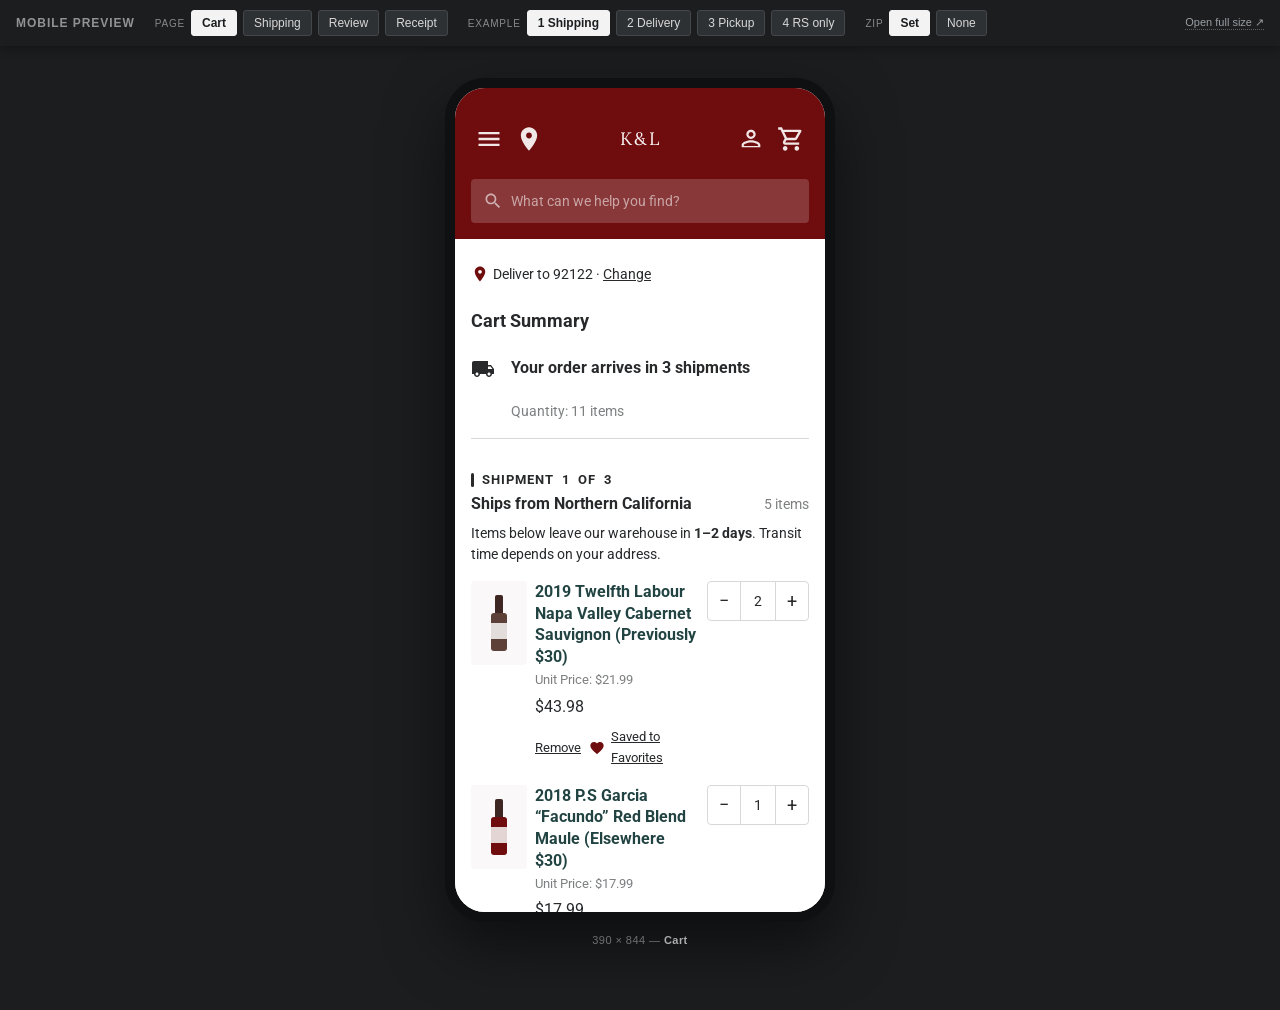
<file: Mockups/CheckoutMessage/phone.html>
<!DOCTYPE html>
<html lang="en">
<head>
<meta charset="UTF-8">
<meta name="viewport" content="width=device-width, initial-scale=1.0">
<title>K&L — Checkout Messaging (Mobile)</title>

<!--
  ============================================================================
  PHONE FRAME — mockup chrome, not part of the design
  ============================================================================

  WHY THIS EXISTS
    The four pages are one source each, mobile-first, with a real
    `@media (max-width: 599px)` layer in _shared/checkout-mock-mobile.css.
    That is the right way to build them — but it means the mobile design only
    appears if you resize your browser, and stakeholders review these in a
    desktop window.

    So this frames the real page in an iframe at 390 x 844. The media queries
    fire because the iframe genuinely is 390px wide. Nothing is duplicated:
    what you see here is the same file that renders on desktop, and any wording
    change lands in both at once.

    390 x 844 is an iPhone 14/15 viewport — the most common size in the K&L
    analytics, and comfortably below the app's `sm` breakpoint (600), which is
    where `useViewport().mobile` turns on and the bottom sheet appears.

  THE FRAMED PAGE gets ?chrome=off, which hides its own mockup toolbar; the
  controls up here drive it instead by reloading with the right query string.
  ============================================================================
-->

<link rel="stylesheet" href="../../KL-Design_System/tokens.css">
<style>
  *, *::before, *::after { box-sizing: border-box; margin: 0; padding: 0; }

  body {
    font-family: var(--font-family-roboto);
    background: #1B1D1F;
    color: #F3F3F3;
    min-height: 100vh;
  }

  /* ── Controls ─────────────────────────────────────────────────────────── */
  .bar {
    position: sticky; top: 0; z-index: 10;
    background: #1B1D1F;
    padding: 10px 16px;
    display: flex; flex-wrap: wrap; align-items: center; gap: 8px 20px;
    font-size: 12px;
    box-shadow: 0 2px 10px rgba(0,0,0,.35);
  }
  .bar__brand { font-weight: 700; letter-spacing: .08em; text-transform: uppercase; opacity: .55; }
  .bar__group { display: flex; align-items: center; gap: 6px; }
  .bar__label { opacity: .5; text-transform: uppercase; letter-spacing: .08em; font-size: 10px; }
  .bar button {
    font: inherit; font-size: 12px; cursor: pointer;
    background: #2E3134; color: #D8D8D8; border: 1px solid #43474B;
    border-radius: 3px; padding: 5px 10px;
  }
  .bar button:hover { background: #3A3E42; }
  .bar button[aria-pressed="true"] { background: #F3F3F3; color: #1B1D1F; border-color: #F3F3F3; font-weight: 700; }
  .bar__spacer { flex: 1; }
  .bar__link { color: #9BA0A5; text-decoration: none; font-size: 11px; border-bottom: 1px dotted #5A5F64; }
  .bar__link:hover { color: #F3F3F3; }

  /* ── Device ───────────────────────────────────────────────────────────── */
  .stage { padding: 32px 16px 64px; display: flex; justify-content: center; }

  .device {
    width: 390px; flex-shrink: 0;
  }
  .device__screen {
    width: 390px; height: 844px;
    background: #FFF;
    border: 10px solid #0E1011;
    border-radius: 40px;
    box-shadow: 0 24px 60px rgba(0,0,0,.5);
    overflow: hidden;
    position: relative;
  }
  .device__screen iframe { width: 100%; height: 100%; border: 0; display: block; }
  .device__caption {
    margin-top: 12px; text-align: center;
    font-size: 11px; color: #9BA0A5; letter-spacing: .04em;
  }
  .device__caption strong { color: #F3F3F3; font-weight: 700; }

  /* Two frames side by side on a wide screen — the state comparison this
     project keeps needing (ZIP / no ZIP, Picking / Ready). */
  .stage--pair { gap: 40px; flex-wrap: wrap; }

  @media (max-width: 900px) {
    .device, .device__screen { width: 100%; max-width: 390px; }
  }
</style>
</head>
<body>

<div class="bar">
  <span class="bar__brand">Mobile preview</span>

  <span class="bar__group">
    <span class="bar__label">Page</span>
    <button data-ctl="page" data-val="cart-summary">Cart</button>
    <button data-ctl="page" data-val="shipping-methods">Shipping</button>
    <button data-ctl="page" data-val="order-review">Review</button>
    <button data-ctl="page" data-val="receipt">Receipt</button>
  </span>

  <span class="bar__group">
    <span class="bar__label">Example</span>
    <button data-ctl="fulfilment" data-val="shipping">1 Shipping</button>
    <button data-ctl="fulfilment" data-val="delivery">2 Delivery</button>
    <button data-ctl="fulfilment" data-val="pickup">3 Pickup</button>
    <button data-ctl="fulfilment" data-val="rsonly">4 RS only</button>
  </span>

  <span class="bar__group" data-only="cart-summary">
    <span class="bar__label">ZIP</span>
    <button data-ctl="zip" data-val="yes">Set</button>
    <button data-ctl="zip" data-val="no">None</button>
  </span>

  <span class="bar__group" data-only="receipt">
    <span class="bar__label">Status</span>
    <button data-ctl="status" data-val="picking">Picking</button>
    <button data-ctl="status" data-val="ready">Ready</button>
  </span>

  <span class="bar__spacer"></span>
  <a class="bar__link" id="open-direct" href="cart-summary.html" target="_blank">Open full size &nearr;</a>
</div>

<div class="stage">
  <div class="device">
    <div class="device__screen">
      <iframe id="screen" title="Mobile preview" src="about:blank"></iframe>
    </div>
    <div class="device__caption">390 &times; 844 &mdash; <strong id="caption">Cart</strong></div>
  </div>
</div>

<script>
  /* Which query keys each page actually understands. Sending `zip` to the
     receipt would be harmless — checkout-mock.js ignores unknown keys — but the
     controls are hidden for the same reason the pages ignore them: a control
     that does nothing is worse than no control. */
  var PAGES = {
    "cart-summary":     { label: "Cart",     keys: ["fulfilment", "zip"] },
    "shipping-methods": { label: "Shipping", keys: ["fulfilment"] },
    "order-review":     { label: "Review",   keys: ["fulfilment"] },
    "receipt":          { label: "Receipt",  keys: ["fulfilment", "status"] }
  };

  var state = {
    page:       "cart-summary",
    fulfilment: "shipping",
    zip:        "yes",
    status:     "picking"
  };

  function url() {
    var page = PAGES[state.page];
    var qs = ["chrome=off"];
    page.keys.forEach(function (k) { qs.push(k + "=" + state[k]); });
    return state.page + ".html?" + qs.join("&");
  }

  function render() {
    var href = url();
    document.getElementById("screen").src = href;
    document.getElementById("open-direct").href = href.replace("chrome=off&", "").replace("?chrome=off", "");
    document.getElementById("caption").textContent = PAGES[state.page].label;

    document.querySelectorAll("[data-ctl]").forEach(function (btn) {
      var on = state[btn.getAttribute("data-ctl")] === btn.getAttribute("data-val");
      btn.setAttribute("aria-pressed", on ? "true" : "false");
    });

    /* Page-specific control groups. */
    document.querySelectorAll("[data-only]").forEach(function (group) {
      group.style.display = group.getAttribute("data-only") === state.page ? "" : "none";
    });
  }

  document.addEventListener("click", function (e) {
    var btn = e.target.closest("[data-ctl]");
    if (!btn) return;
    state[btn.getAttribute("data-ctl")] = btn.getAttribute("data-val");
    render();
  });

  /* Deep-linkable: phone.html?page=receipt&fulfilment=pickup&status=ready */
  new URLSearchParams(location.search).forEach(function (v, k) {
    if (k in state) state[k] = v;
  });

  render();
</script>

</body>
</html>
</file>
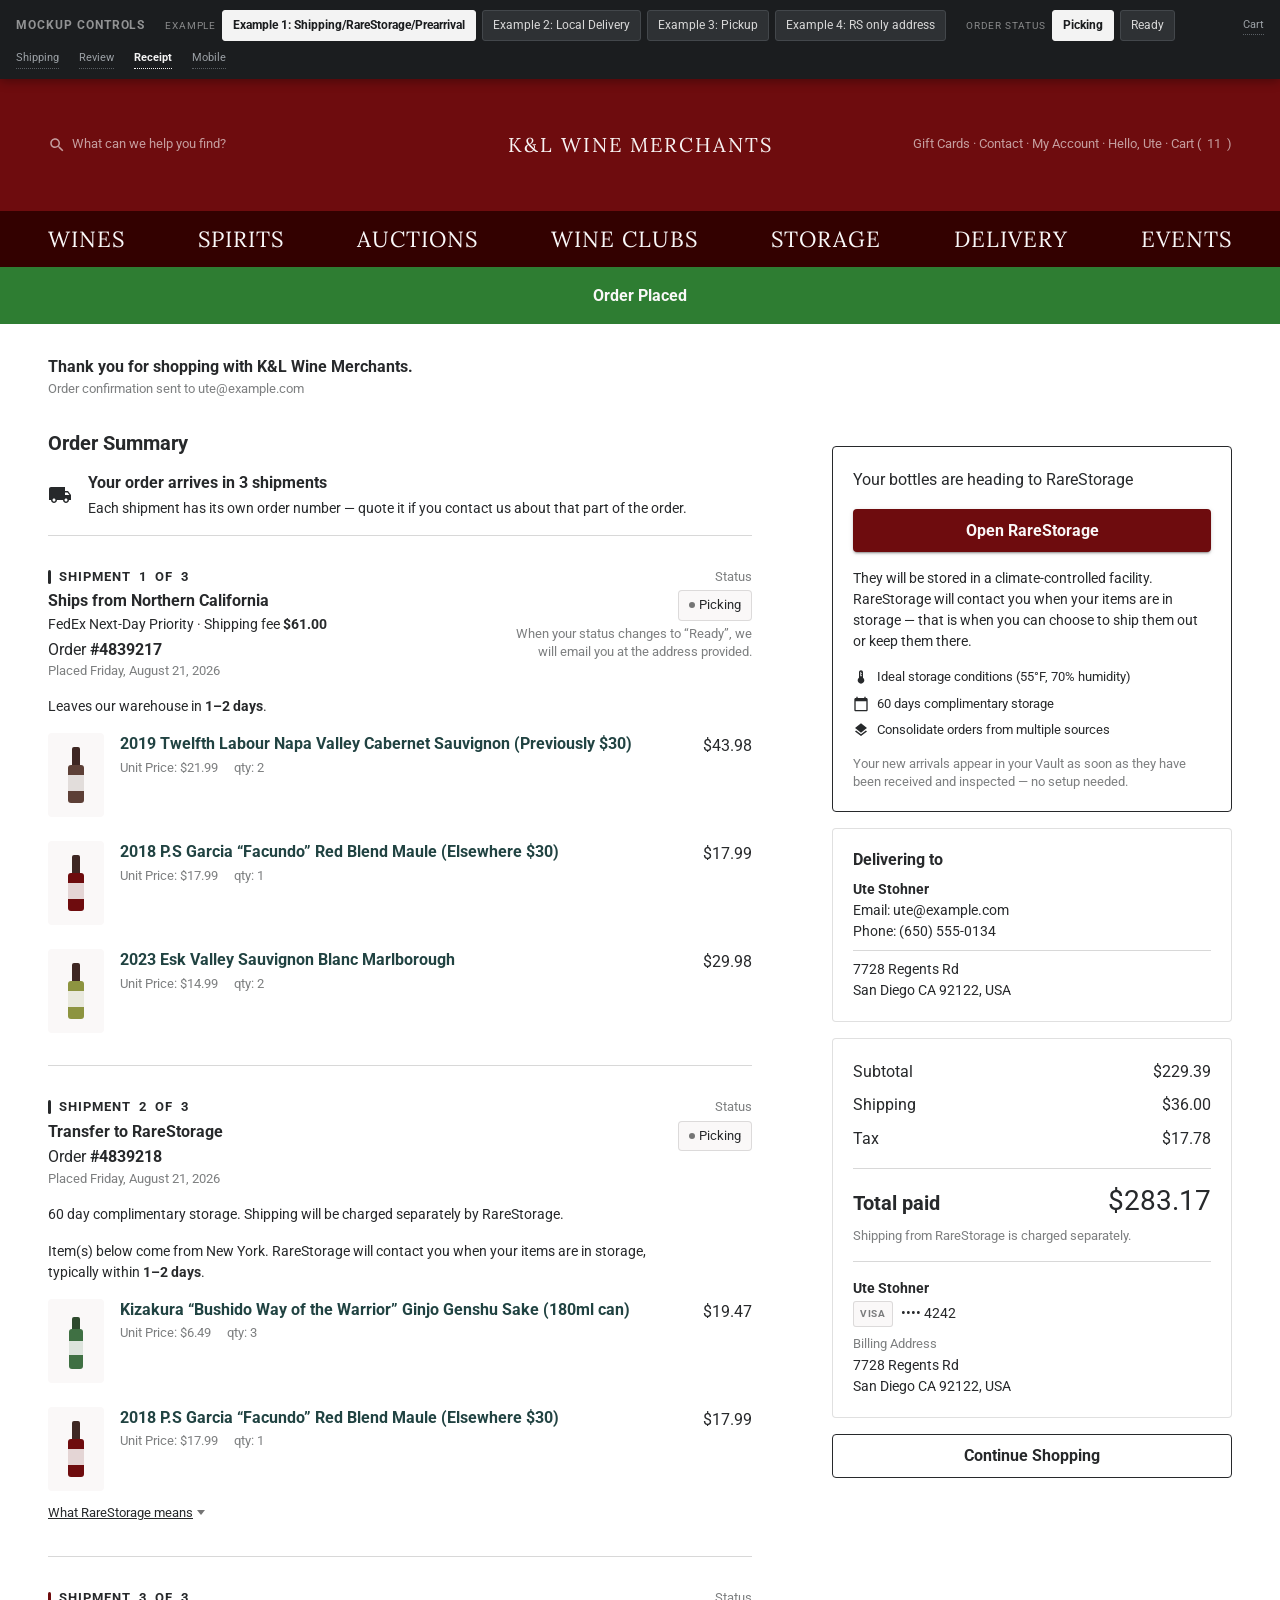
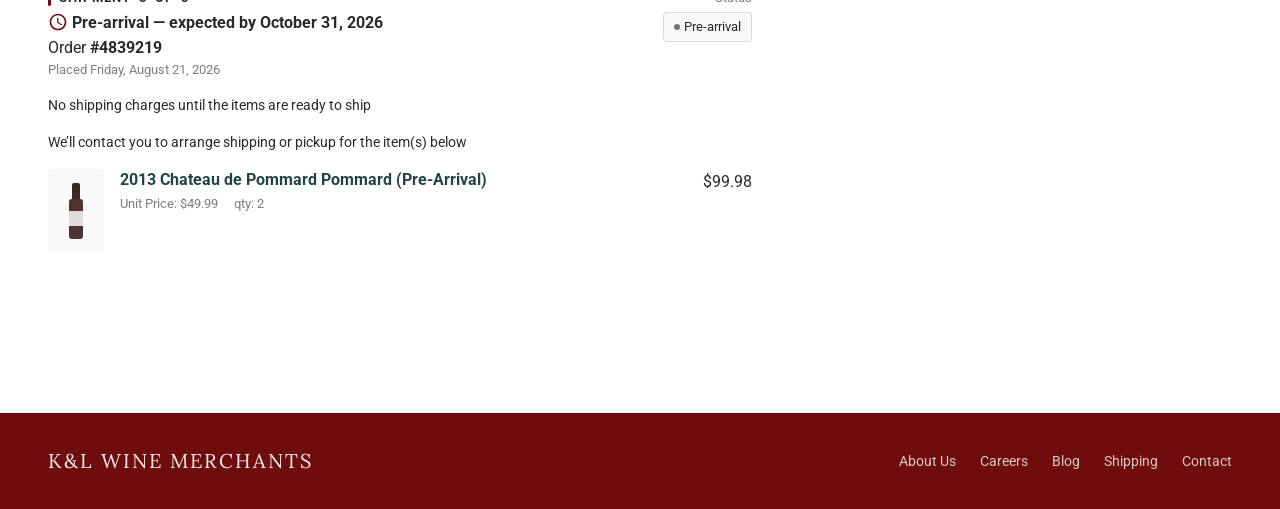
<file: Mockups/CheckoutMessage/receipt.html>
<!DOCTYPE html>
<html lang="en">
<head>
<meta charset="UTF-8">
<meta name="viewport" content="width=device-width, initial-scale=1.0">
<title>K&L — Receipt (Shipment Messaging)</title>

<!--
  ============================================================================
  RECEIPT — shipment messaging redesign
  Target: KLWines.ReactWeb
          src/components/Checkout/Receipt/ReceiptDesktop.tsx
          src/components/Checkout/Receipt/OrderStatusHeader.tsx
          src/components/Checkout/Receipt/ReceiptSummaryAside.tsx
          src/components/Checkout/Receipt/ScheduleDeliveryPanel.tsx
          src/components/Checkout/Receipt/RareStoragePanel.tsx
          src/components/Checkout/Receipt/CurbsidePickupBox.tsx
          src/components/Checkout/common/TotalsSection.tsx
  ============================================================================

  WHAT IS DIFFERENT ABOUT THIS PAGE
    Everything before it was a promise. This is the record — and it is the page
    where the split stops being presentational: each shipment is now a real
    order with its own number and its own status.

  >>> DELIVERABLE 1 — THE BRIDGE: SHIPMENT n OF m, AND ITS ORDER NUMBER <<<
    Live copy is `Order 1 of 3` with `Order #4839217` as the biggest text in
    the block and the shipment identity nowhere. Three pages taught the shopper
    to count shipments; this page renamed them and then handed over a number
    with no explanation of why there are three.
        eyebrow   SHIPMENT 1 OF 3     the identity they already know
        heading   Ships from Northern California
        under it  Order #4839217      the reference they quote to us
    And the order-level line says it once, in words: each shipment has its own
    order number.

  >>> DELIVERABLE 2 — A STATUS NOTE PER SHIPMENT <<<
    OrderStatusHeader prints ONE sentence under every chip:
        'When your status changes to "Ready", we will email you at the address
         provided.'
    "Ready" is pickup vocabulary. On a shipping order it is wrong, on a
    RareStorage transfer it is meaningless, and on a pre-arrival shipment that
    lands in October it is actively misleading. Each shipment now says what
    happens next to IT, and the pre-arrival chip says Pre-arrival rather than
    Processing, because nothing is being processed.

  >>> DELIVERABLE 3 — ~~RELATIVE TIMINGS BECOME DATES~~ REVERSED 2026-09-01 <<<
    This page briefly turned every estimate into a date, on the reasoning that
    the order is placed so there is finally a clock to count from. CUSTOMER
    SERVICE SAYS NO: we do not give out dates. A date is a promise a shopper
    holds us to and calls about when it slips, and none of these dates exists
    in the payload anyway (ReceiptDTO carries DateEntered and OrderDate and no
    estimate of any kind). So the shipment statements read exactly as they do
    on the three pages before this one — "in 1–2 days", "in 2 days", "in 28
    days" — and the receipt no longer has its own timing idiom.
    Kept as dates, deliberately: the order's OWN "Placed Friday, August 21,
    2026", which is a record of something that happened, not a forecast; and
    the pre-arrival heading's "expected by October 31, 2026", which is the
    same on all four pages and cannot sensibly be said as a day count.

  >>> DELIVERABLE 4 — THE TWO THINGS STILL TO DO ARE THE ONLY EMPHASISED BOXES
    The rail holds at most one action card per example: the delivery scheduler
    (Example 2 — the page the checkout promised) or the RareStorage account
    (Examples 1 and 4). Same 1.5px border the live components use, so "still to
    do" is visually distinct from "for your records".

  CARRIED OVER
    Shipment identity and order, the sub-group pattern, the storage sentence
    (60 complimentary days, stated wherever bottles wait at RareStorage), the
    collapsed "What RareStorage means", and no fee on a shipment that has none.

  NOT DESIGNED HERE
    Gift messages, gift cards, curbside flow beyond the existing box, Liv-ex
    hold copy, the unauthenticated Create Account variant. Mobile is round 2.
    Order numbers, statuses and the derived dates are illustrative.
-->

<link rel="stylesheet" href="../../KL-Design_System/tokens.css">
<link rel="stylesheet" href="_shared/checkout-mock.css">
<link rel="stylesheet" href="_shared/checkout-mock-mobile.css">
<link href="https://fonts.googleapis.com/css2?family=Lora:wght@400;500&family=Roboto:wght@400;500;600;700&display=swap" rel="stylesheet">
</head>
<body>

<!-- ══════ MOCKUP TOOLBAR — not part of the design ══════ -->
<div class="mock-bar">
  <span class="mock-bar__brand">Mockup controls</span>

  <span class="mock-bar__group">
    <span class="mock-bar__label">Example</span>
    <button data-ctl="fulfilment" data-val="shipping">Example 1: Shipping/RareStorage/Prearrival</button>
    <button data-ctl="fulfilment" data-val="delivery">Example 2: Local Delivery</button>
    <button data-ctl="fulfilment" data-val="pickup">Example 3: Pickup</button>
    <button data-ctl="fulfilment" data-val="rsonly">Example 4: RS only address</button>
  </span>

  <!-- ORDER STATUS. The receipt is the one page a shopper returns to: at checkout nothing is
       ready, and the states that matter most — tracking a shipment, walking into the store —
       happen on a later visit. One axis rather than one control per example, because "Picking
       then Ready" is the same progression whatever the fulfilment method (NOTES.md §16.2), and
       live's own status note teaches it. Shown on the examples that have a second state:
       shipping and pickup today; local delivery and the RareStorage transfer could follow. -->
  <span class="mock-bar__group" data-when="fulfilment:shipping|pickup">
    <span class="mock-bar__label">Order status</span>
    <button data-ctl="status" data-val="picking">Picking</button>
    <button data-ctl="status" data-val="ready">Ready</button>
  </span>

  <span class="mock-bar__spacer"></span>
  <a class="mock-bar__page" href="cart-summary.html">Cart</a>
  <a class="mock-bar__page" href="shipping-methods.html">Shipping</a>
  <a class="mock-bar__page" href="order-review.html">Review</a>
  <a class="mock-bar__page" href="receipt.html" aria-current="page">Receipt</a>
  <a class="mock-bar__page" href="phone.html">Mobile</a>
</div>


<!-- ══════ HEADER PLACEHOLDER — layout.md §"Prototype representation" ══════ -->
<div class="kl-header" data-design-token="colors.background.header colors.background.nav" aria-hidden="true">
  <div class="kl-header-mobile">
    <div class="kl-header-mobile-bar">
      <div class="kl-header-icon-group">
        <div class="kl-header-icon-btn"><svg viewBox="0 0 24 24"><path d="M3 18h18v-2H3v2zm0-5h18v-2H3v2zm0-7v2h18V6H3z"/></svg></div>
        <div class="kl-header-icon-btn"><svg viewBox="0 0 24 24"><path d="M12 2C8.13 2 5 5.13 5 9c0 5.25 7 13 7 13s7-7.75 7-13c0-3.87-3.13-7-7-7zm0 9.5c-1.38 0-2.5-1.12-2.5-2.5s1.12-2.5 2.5-2.5 2.5 1.12 2.5 2.5-1.12 2.5-2.5 2.5z"/></svg></div>
      </div>
      <span class="kl-header-mobile-logo">K&amp;L</span>
      <div class="kl-header-icon-group kl-header-icon-group--right">
        <div class="kl-header-icon-btn"><svg viewBox="0 0 24 24"><path d="M12 5.9c1.16 0 2.1.94 2.1 2.1s-.94 2.1-2.1 2.1S9.9 9.16 9.9 8s.94-2.1 2.1-2.1m0 9c2.97 0 6.1 1.46 6.1 2.1v1.1H5.9V17c0-.64 3.13-2.1 6.1-2.1M12 4C9.79 4 8 5.79 8 8s1.79 4 4 4 4-1.79 4-4-1.79-4-4-4zm0 9c-2.67 0-8 1.34-8 4v2h16v-2c0-2.66-5.33-4-8-4z"/></svg></div>
        <div class="kl-header-icon-btn"><svg viewBox="0 0 24 24"><path d="M15.55 13c.75 0 1.41-.41 1.75-1.03l3.58-6.49c.37-.66-.11-1.48-.87-1.48H5.21l-.94-2H1v2h2l3.6 7.59-1.35 2.44C4.52 15.37 5.48 17 7 17h12v-2H7l1.1-2h7.45zM6.16 6h12.15l-2.76 5H8.53L6.16 6zM7 18c-1.1 0-1.99.9-1.99 2S5.9 22 7 22s2-.9 2-2-.9-2-2-2zm10 0c-1.1 0-1.99.9-1.99 2s.89 2 1.99 2 2-.9 2-2-.9-2-2-2z"/></svg></div>
      </div>
    </div>
    <div class="kl-header-search">
      <svg viewBox="0 0 24 24"><path d="M15.5 14h-.79l-.28-.27C15.41 12.59 16 11.11 16 9.5 16 5.91 13.09 3 9.5 3S3 5.91 3 9.5 5.91 16 9.5 16c1.61 0 3.09-.59 4.23-1.57l.27.28v.79l5 4.99L20.49 19l-4.99-5zm-6 0C7.01 14 5 11.99 5 9.5S7.01 5 9.5 5 14 7.01 14 9.5 11.99 14 9.5 14z"/></svg>
      <span class="kl-header-search-text">What can we help you find?</span>
    </div>
  </div>

  <div class="kl-header-desktop">
    <div class="kl-header-topbar">
      <div class="kl-header-topbar-zone">
        <svg viewBox="0 0 24 24"><path d="M15.5 14h-.79l-.28-.27C15.41 12.59 16 11.11 16 9.5 16 5.91 13.09 3 9.5 3S3 5.91 3 9.5 5.91 16 9.5 16c1.61 0 3.09-.59 4.23-1.57l.27.28v.79l5 4.99L20.49 19l-4.99-5zm-6 0C7.01 14 5 11.99 5 9.5S7.01 5 9.5 5 14 7.01 14 9.5 11.99 14 9.5 14z"/></svg>
        What can we help you find?
      </div>
      <span class="kl-header-topbar-logo">K&amp;L Wine Merchants</span>
      <div class="kl-header-topbar-zone kl-header-topbar-zone--right">
        Gift Cards · Contact · My Account · Hello, Ute · Cart (<span data-when="fulfilment:shipping|delivery|pickup">11</span><span data-when="fulfilment:rsonly">5</span>)
      </div>
    </div>
    <div class="kl-header-navbar" data-design-token="colors.background.nav typography.fontFamily.lora typography.variants.navMain">
      <span class="kl-header-nav-item">Wines</span>
      <span class="kl-header-nav-item">Spirits</span>
      <span class="kl-header-nav-item">Auctions</span>
      <span class="kl-header-nav-item">Wine Clubs</span>
      <span class="kl-header-nav-item">Storage</span>
      <span class="kl-header-nav-item">Delivery</span>
      <span class="kl-header-nav-item">Events</span>
    </div>
  </div>
</div>


<!-- Existing component. Green bar, full width, above everything. -->
<div class="success-banner" data-design-token="colors.status.success colors.text.onDark" data-mui-component="SuccessBanner">
  Order Placed
</div>

<div class="page-container page-body">

  <div style="margin-bottom: var(--spacing-xl);">
    <div class="t-h5" data-design-token="typography.variants.h5 colors.text.primary" data-mui-component="Typography variant=h5">
      Thank you for shopping with K&amp;L Wine Merchants.
    </div>
    <!-- ⚠ ONE email, and the order just became three orders. The live page says
         this in the singular whatever the split is; whether the shopper gets one
         confirmation or one per order is a question for the order system, not a
         layout fix. Flagged in NOTES.md. -->
    <p class="t-caption" style="margin-top: 2px;" data-design-token="typography.variants.caption colors.text.secondary">
      Order confirmation sent to ute@example.com
    </p>
  </div>

  <div class="checkout-layout">

    <!-- ══════════════ PRIMARY COLUMN ══════════════ -->
    <main class="checkout-main">

      <div class="section-heading" data-design-token="typography.variants.h4 typography.fontWeight.bold colors.text.primary" data-mui-component="Typography variant=h4">Order Summary</div>

      <!-- ═══════════════════════════════════════════════════════════════
           ORDER-LEVEL SUMMARY — fourth page, and the one place the shopper is
           told WHY there is more than one order number. The count is generated
           from the shipments actually visible.
           ═══════════════════════════════════════════════════════════════ -->
      <div class="order-summary-msg" data-design-token="colors.grey.border spacing.md spacing.xl">
        <svg class="order-summary-msg__icon" viewBox="0 0 24 24" aria-hidden="true"
             data-design-token="colors.brand.charcoal"><path d="M20 8h-3V4H3c-1.1 0-2 .9-2 2v11h2c0 1.66 1.34 3 3 3s3-1.34 3-3h6c0 1.66 1.34 3 3 3s3-1.34 3-3h2v-5l-3-4zM6 18.5c-.83 0-1.5-.67-1.5-1.5s.67-1.5 1.5-1.5 1.5.67 1.5 1.5-.67 1.5-1.5 1.5zm13.5-9l1.96 2.5H17V9.5h2.5zm-1.5 9c-.83 0-1.5-.67-1.5-1.5s.67-1.5 1.5-1.5 1.5.67 1.5 1.5-.67 1.5-1.5 1.5z"/></svg>
        <div class="order-summary-msg__body">
          <div class="order-summary-msg__title" data-design-token="typography.variants.h5 typography.fontWeight.bold colors.text.primary">
            Your order arrives in <span data-count>3</span> <span data-count-word>shipments</span>
          </div>
          <p class="order-summary-msg__text" data-design-token="typography.variants.body2 colors.text.secondary">
            Each shipment has its own order number &mdash; quote it if you contact us about that
            part of the order.
            <span class="flag flag--new">New</span>
          </p>
        </div>
      </div>

      <div class="ship-groups">

        <!-- ═══════════ SHIPMENT 1 (EXAMPLE 1) — California warehouse ═══════════ -->
        <section class="ship-group" data-group="ca" data-when="fulfilment:shipping">
          <div class="receipt-head">
            <div class="receipt-head__meta">
              <span class="ship-group__eyebrow" data-design-token="typography.variants.caption typography.fontWeight.bold colors.text.primary">
                Shipment <span data-seq>1</span> of <span data-seq-total>3</span>
              </span>
              <div class="ship-group__title-row">
                <h2 class="ship-group__title" data-design-token="typography.variants.h5 typography.fontWeight.bold colors.text.primary" data-mui-component="Typography variant=h5">
                  Ships from Northern California
                </h2>
              </div>
              <!-- ADDED 2026-08-26 — the service and its fee. Live's review page labels each
                   order with ShipwayDescription and states "Shipping Fee: $61.00" beneath it;
                   the redesign had replaced both with the source warehouse. On a receipt the
                   shopper has paid for a NAMED promise, and the fee is the figure they would
                   reconcile against a card statement. Both are already in the payload — the
                   fee arrives as a ReceiptItem called "Shipping Charges", which the front end
                   currently filters out (CartList.tsx:47). -->
              <div class="receipt-head__service" data-design-token="typography.variants.body2 colors.text.primary">
                FedEx Next-Day Priority &middot; Shipping fee <strong>$61.00</strong>
              </div>
              <div class="receipt-head__order" data-design-token="typography.variants.body1 colors.text.primary">
                Order <strong>#4839217</strong>
              </div>
              <div class="receipt-head__date" data-design-token="typography.variants.caption colors.text.secondary">
                Placed Friday, August 21, 2026
              </div>
            </div>
            <div class="receipt-status">
              <div class="receipt-status__label" data-design-token="typography.variants.caption colors.text.secondary">Status</div>
              <span class="status-chip" data-when="status:picking" data-design-token="colors.background.subtle colors.grey.border" data-mui-component="StatusChip">Picking</span>
              <span class="status-chip" data-when="status:ready" data-design-token="colors.background.subtle colors.grey.border" data-mui-component="StatusChip">Ready</span>
              <!-- The live default status note, verbatim (OrderStatusHeader.tsx:6,
                   DEFAULT_STATUS_NOTE). It replaced "We'll email tracking when it leaves our
                   warehouse." on 2026-08-26, because that promised tracking unconditionally
                   and tracking is not guaranteed: shipTracker and trackingUrl are OPTIONAL
                   props on the same component, so a shipment may have no tracker at all.
                   This also settles the status vocabulary — "Ready" is live's generic term
                   across fulfilment types, not a pickup-only value. -->
              <div class="receipt-status__note" data-when="status:picking" data-design-token="typography.variants.caption colors.text.secondary">
                When your status changes to &ldquo;Ready&rdquo;, we will email you at the address provided.
              </div>
              <!-- READY STATE. The note has done its job — the email has gone — so the space
                   goes to the one thing worth having once a shipment is moving. OrderStatusHeader
                   already takes shipTracker and trackingUrl, and they are OPTIONAL: when a
                   shipment has no tracker this row is simply absent, which is why the copy never
                   promises tracking. -->
              <div class="receipt-status__note" data-when="status:ready" data-design-token="typography.variants.caption colors.text.secondary">
                <span class="t-link">Track your shipment &rsaquo;</span>
              </div>
            </div>
          </div>          <!-- "Transit time depends on your address" was CUT here on 2026-08-26. It is right
               on the cart, where there may be no ZIP and the address can still change. On the
               receipt the address is printed in the rail and cannot be changed, so the sentence
               named a fixed fact and still declined to say how long — nothing to act on and
               nothing learned. What is left is the fact the shopper can use. -->
          <!-- ONE SENTENCE, BOTH STATES, 2026-09-01. This used to branch: "Leaves our
               warehouse by <date>" while Picking, "Left our warehouse <date>" once Ready.
               Both were dates, and the past-tense variant assumed the page re-renders
               against what actually happened. It does not — the receipt is built at the
               same time as the rest of the checkout, so this figure is an estimate made
               once, at checkout, and never updated. An estimate cannot be stated in the
               past tense, and it is the same estimate in both states, so the branch went
               with the dates. The chip and the status note still carry the two states. -->
          <p class="ship-group__msg" data-design-token="typography.variants.body2 colors.text.primary">
            Leaves our warehouse in <strong>1&ndash;2 days</strong>.
          </p>          <div class="ship-group__items">
            <div class="cart-item" data-design-token="spacing.md spacing.lg">
              <div class="cart-item__thumb" data-design-token="colors.background.subtle components.card.borderRadius">
                <svg viewBox="0 0 22 60" aria-hidden="true"><rect x="7" y="2" width="8" height="20" rx="2" fill="#3E2723"/><rect x="3" y="20" width="16" height="38" rx="3" fill="#5D4037"/><rect x="3" y="30" width="16" height="16" fill="#FAF8F8" opacity=".85"/></svg>
              </div>
              <div class="cart-item__body">
                <div class="cart-item__name" data-design-token="typography.variants.h5 colors.text.linked" data-mui-component="Typography variant=h5">
                  2019 Twelfth Labour Napa Valley Cabernet Sauvignon (Previously $30)
                </div>
                <div class="cart-item__unit" data-design-token="typography.variants.caption colors.text.secondary">Unit Price: $21.99<span class="cart-item__qtyinline" data-design-token="typography.variants.body2 colors.text.secondary">qty: 2</span></div>
              </div>
              <div class="cart-item__amount" data-design-token="typography.variants.body1 colors.text.primary">$43.98</div>
            </div>
            <div class="cart-item" data-design-token="spacing.md spacing.lg">
              <div class="cart-item__thumb" data-design-token="colors.background.subtle components.card.borderRadius">
                <svg viewBox="0 0 22 60" aria-hidden="true"><rect x="7" y="2" width="8" height="20" rx="2" fill="#3E2723"/><rect x="3" y="20" width="16" height="38" rx="3" fill="#6E0C0E"/><rect x="3" y="30" width="16" height="16" fill="#FAF8F8" opacity=".85"/></svg>
              </div>
              <div class="cart-item__body">
                <div class="cart-item__name" data-design-token="typography.variants.h5 colors.text.linked" data-mui-component="Typography variant=h5">
                  2018 P.S Garcia &ldquo;Facundo&rdquo; Red Blend Maule (Elsewhere $30)
                </div>
                <div class="cart-item__unit" data-design-token="typography.variants.caption colors.text.secondary">Unit Price: $17.99<span class="cart-item__qtyinline" data-design-token="typography.variants.body2 colors.text.secondary">qty: 1</span></div>
              </div>
              <div class="cart-item__amount" data-design-token="typography.variants.body1 colors.text.primary">$17.99</div>
            </div>
            <div class="cart-item" data-design-token="spacing.md spacing.lg">
              <div class="cart-item__thumb" data-design-token="colors.background.subtle components.card.borderRadius">
                <svg viewBox="0 0 22 60" aria-hidden="true"><rect x="7" y="2" width="8" height="20" rx="2" fill="#3E2723"/><rect x="3" y="20" width="16" height="38" rx="3" fill="#8D9440"/><rect x="3" y="30" width="16" height="16" fill="#FAF8F8" opacity=".85"/></svg>
              </div>
              <div class="cart-item__body">
                <div class="cart-item__name" data-design-token="typography.variants.h5 colors.text.linked" data-mui-component="Typography variant=h5">
                  2023 Esk Valley Sauvignon Blanc Marlborough
                </div>
                <div class="cart-item__unit" data-design-token="typography.variants.caption colors.text.secondary">Unit Price: $14.99<span class="cart-item__qtyinline" data-design-token="typography.variants.body2 colors.text.secondary">qty: 2</span></div>
              </div>
              <div class="cart-item__amount" data-design-token="typography.variants.body1 colors.text.primary">$29.98</div>
            </div>
          </div>
        </section>

        <!-- ═══════════ SHIPMENT 1 (EXAMPLE 2) — LOCAL DELIVERY ═══════════
             The shipment the checkout page made a promise about: "You can select
             delivery options on the receipt page". The control is the panel in the rail.

             The status note used to point at that panel — "Choose a date in the Local
             Delivery panel" — on the reasoning that "Not scheduled" without a destination
             is a dead end. Dropped 2026-08-26: the rail panel already says "Please schedule
             your delivery date and time" above a prominent button, so the wayfinding was
             the page's third telling. What no button can express is the CONSEQUENCE of
             ignoring it, and that is all the note now carries. -->
        <section class="ship-group" data-group="ld" data-when="fulfilment:delivery">
          <div class="receipt-head">
            <div class="receipt-head__meta">
              <span class="ship-group__eyebrow" data-design-token="typography.variants.caption typography.fontWeight.bold colors.text.primary">
                Shipment <span data-seq>1</span> of <span data-seq-total>2</span>
              </span>
              <div class="ship-group__title-row">
                <h2 class="ship-group__title" data-design-token="typography.variants.h5 typography.fontWeight.bold colors.text.primary" data-mui-component="Typography variant=h5">
                  Local Delivery
                  <span class="flag flag--new">New</span>
                </h2>
              </div>
              <div class="receipt-head__order" data-design-token="typography.variants.body1 colors.text.primary">
                Order <strong>#4839231</strong>
              </div>
              <div class="receipt-head__date" data-design-token="typography.variants.caption colors.text.secondary">
                Placed Friday, August 21, 2026
              </div>
            </div>
            <div class="receipt-status">
              <div class="receipt-status__label" data-design-token="typography.variants.caption colors.text.secondary">Status</div>
              <!-- NO NOTE, 2026-08-27. It read "Nothing is delivered until you choose a
                   date." Removed rather than softened, because the problem was its JOB, not
                   its tone.

                   A note under a chip exists to add what the chip cannot say. Look at what
                   the others add: under Picking, "we will email you"; under Ready, "Track
                   your shipment". The RareStorage transfers had one too until 2026-09-01,
                   when it turned out to be a verbatim echo of their source line. What is
                   left is two notes, each either a promise we keep or an action available
                   now. This one was the only sentence on the page describing what
                   would NOT happen to the shopper's wine unless they acted — and that
                   stance, not the word choice, is what made it read as a warning. There is
                   no honest "we will" version, because until they pick a date we do
                   nothing.

                   It was also the third statement of one fact: the chip says "Not
                   scheduled", the rail card says "Please schedule your delivery date and
                   time" above a red button, and this said it again in the quietest voice
                   40px from the loudest one. Removing it leaves the button as the only
                   thing asking for the click.

                   Pickup has never had a note, and pre-arrival lost its on the same day for
                   the same reason (§23) — two shipments with nothing to add is a pattern,
                   not an omission. See MESSAGES.md R4. -->
              <span class="status-chip" data-design-token="colors.background.subtle colors.grey.border" data-mui-component="StatusChip">Not scheduled</span>
            </div>
          </div>          <p class="ship-group__msg ship-group__msg--tight" data-design-token="typography.variants.body2 colors.text.primary">
            Local delivery to your address from RareStorage Redwood City
          </p>          <div class="ship-sub">
            <div class="ship-sub__head" data-design-token="typography.variants.body2 colors.text.primary">
              Item(s) below come from Redwood City and will be ready in <strong>1&ndash;2 days</strong>
            </div>
            <div class="ship-group__items">
              <div class="cart-item" data-design-token="spacing.md spacing.lg">
                <div class="cart-item__thumb" data-design-token="colors.background.subtle components.card.borderRadius">
                  <svg viewBox="0 0 22 60" aria-hidden="true"><rect x="7" y="2" width="8" height="20" rx="2" fill="#3E2723"/><rect x="3" y="20" width="16" height="38" rx="3" fill="#8D9440"/><rect x="3" y="30" width="16" height="16" fill="#FAF8F8" opacity=".85"/></svg>
                </div>
                <div class="cart-item__body">
                  <div class="cart-item__name" data-design-token="typography.variants.h5 colors.text.linked" data-mui-component="Typography variant=h5">
                    2023 Esk Valley Sauvignon Blanc Marlborough
                  </div>
                  <div class="cart-item__unit" data-design-token="typography.variants.caption colors.text.secondary">Unit Price: $14.99<span class="cart-item__qtyinline" data-design-token="typography.variants.body2 colors.text.secondary">qty: 2</span></div>
              </div>
              <div class="cart-item__amount" data-design-token="typography.variants.body1 colors.text.primary">$29.98</div>
              </div>
            </div>
          </div>          <!-- REMOVED 2026-08-26 — "60 day complimentary storage."
               The premise it rested on was corrected: local delivery and pickup are
               fulfilled FROM RareStorage Redwood City, but the bottles never enter
               storage. Nothing is stored, so there is no complimentary period to state,
               no day 61 and no fee. The facility is still named above — that naming
               is required — but the storage narrative no longer follows it.
               Examples 1 and 4 keep the sentence: those orders do go into storage.
               See NOTES.md §18. -->
          <div class="ship-sub">
            <div class="ship-sub__head" data-design-token="typography.variants.body2 colors.text.primary">
              Item(s) below come from San Francisco and will be ready in <strong>2 days</strong>
              <span class="flag flag--changed">Reworded</span>
            </div>
            <div class="ship-group__items">
              <div class="cart-item" data-design-token="spacing.md spacing.lg">
                <div class="cart-item__thumb" data-design-token="colors.background.subtle components.card.borderRadius">
                  <svg viewBox="0 0 22 60" aria-hidden="true"><rect x="7" y="2" width="8" height="20" rx="2" fill="#3E2723"/><rect x="3" y="20" width="16" height="38" rx="3" fill="#5D4037"/><rect x="3" y="30" width="16" height="16" fill="#FAF8F8" opacity=".85"/></svg>
                </div>
                <div class="cart-item__body">
                  <div class="cart-item__name" data-design-token="typography.variants.h5 colors.text.linked" data-mui-component="Typography variant=h5">
                    2019 Twelfth Labour Napa Valley Cabernet Sauvignon (Previously $30)
                  </div>
                  <div class="cart-item__unit" data-design-token="typography.variants.caption colors.text.secondary">Unit Price: $21.99<span class="cart-item__qtyinline" data-design-token="typography.variants.body2 colors.text.secondary">qty: 2</span></div>
              </div>
              <div class="cart-item__amount" data-design-token="typography.variants.body1 colors.text.primary">$43.98</div>
              </div>
              <div class="cart-item" data-design-token="spacing.md spacing.lg">
                <div class="cart-item__thumb" data-design-token="colors.background.subtle components.card.borderRadius">
                  <svg viewBox="0 0 22 60" aria-hidden="true"><rect x="7" y="2" width="8" height="20" rx="2" fill="#3E2723"/><rect x="3" y="20" width="16" height="38" rx="3" fill="#6E0C0E"/><rect x="3" y="30" width="16" height="16" fill="#FAF8F8" opacity=".85"/></svg>
                </div>
                <div class="cart-item__body">
                  <div class="cart-item__name" data-design-token="typography.variants.h5 colors.text.linked" data-mui-component="Typography variant=h5">
                    2018 P.S Garcia &ldquo;Facundo&rdquo; Red Blend Maule (Elsewhere $30)
                  </div>
                  <div class="cart-item__unit" data-design-token="typography.variants.caption colors.text.secondary">Unit Price: $17.99<span class="cart-item__qtyinline" data-design-token="typography.variants.body2 colors.text.secondary">qty: 1</span></div>
              </div>
              <div class="cart-item__amount" data-design-token="typography.variants.body1 colors.text.primary">$17.99</div>
              </div>
            </div>
          </div>          <div class="ship-sub">
            <div class="ship-sub__head" data-design-token="typography.variants.body2 colors.text.primary">
              Item(s) below come from New York and will be ready in <strong>28 days</strong>
              <span class="flag flag--new">New</span>
            </div>
            <div class="ship-group__items">
              <div class="cart-item" data-design-token="spacing.md spacing.lg">
                <div class="cart-item__thumb" data-design-token="colors.background.subtle components.card.borderRadius">
                  <svg viewBox="0 0 22 60" aria-hidden="true"><rect x="7" y="6" width="8" height="14" rx="2" fill="#2E4A2E"/><rect x="4" y="18" width="14" height="40" rx="3" fill="#3F7043"/><rect x="4" y="30" width="14" height="14" fill="#FAF8F8" opacity=".85"/></svg>
                </div>
                <div class="cart-item__body">
                  <div class="cart-item__name" data-design-token="typography.variants.h5 colors.text.linked" data-mui-component="Typography variant=h5">
                    Kizakura &ldquo;Bushido Way of the Warrior&rdquo; Ginjo Genshu Sake (180ml can)
                  </div>
                  <div class="cart-item__unit" data-design-token="typography.variants.caption colors.text.secondary">Unit Price: $6.49<span class="cart-item__qtyinline" data-design-token="typography.variants.body2 colors.text.secondary">qty: 3</span></div>
              </div>
              <div class="cart-item__amount" data-design-token="typography.variants.body1 colors.text.primary">$19.47</div>
              </div>
              <div class="cart-item" data-design-token="spacing.md spacing.lg">
                <div class="cart-item__thumb" data-design-token="colors.background.subtle components.card.borderRadius">
                  <svg viewBox="0 0 22 60" aria-hidden="true"><rect x="7" y="2" width="8" height="20" rx="2" fill="#3E2723"/><rect x="3" y="20" width="16" height="38" rx="3" fill="#6E0C0E"/><rect x="3" y="30" width="16" height="16" fill="#FAF8F8" opacity=".85"/></svg>
                </div>
                <div class="cart-item__body">
                  <div class="cart-item__name" data-design-token="typography.variants.h5 colors.text.linked" data-mui-component="Typography variant=h5">
                    2018 P.S Garcia &ldquo;Facundo&rdquo; Red Blend Maule (Elsewhere $30)
                  </div>
                  <div class="cart-item__unit" data-design-token="typography.variants.caption colors.text.secondary">Unit Price: $17.99<span class="cart-item__qtyinline" data-design-token="typography.variants.body2 colors.text.secondary">qty: 1</span></div>
              </div>
              <div class="cart-item__amount" data-design-token="typography.variants.body1 colors.text.primary">$17.99</div>
              </div>
            </div>
          </div>
          <!-- ⚠ THE SPREAD IS STILL UNAVOIDABLE — 1–2 days, 2 days, 28 days in one
               shipment. Removing the dates (2026-09-01) did not remove the problem it
               exposed: whether the shopper can schedule one delivery for the two nearby
               sub-groups and another for the New York one, or must wait for everything,
               is Q1 — and this page must not imply an answer. It does not: the panel
               takes one slot, and nothing here says it is the only one they will ever
               get. Needs a real answer before build. -->
          <!-- REMOVED 2026-08-26 — the collapsed "What RareStorage means".
               Added 2026-08-21 so that the 60-day sentence's day 61 was one click away.
               That sentence is gone from this example, so nothing here claims a
               complimentary period, and the bullets described an arrangement this order
               never enters: no Vault access, no onward shipping, no per-bottle fee. The
               shipping page lost the same disclosure on 2026-08-22; Examples 1 and 4 keep
               it, because their bottles really do go into storage. See NOTES.md §18. -->
        </section>

        <!-- ═══════════ SHIPMENT 1 (EXAMPLE 3) — PICKUP ═══════════ -->
        <section class="ship-group" data-group="pu" data-when="fulfilment:pickup">
          <div class="receipt-head">
            <div class="receipt-head__meta">
              <span class="ship-group__eyebrow" data-design-token="typography.variants.caption typography.fontWeight.bold colors.text.primary">
                Shipment <span data-seq>1</span> of <span data-seq-total>2</span>
              </span>
              <div class="ship-group__title-row">
                <h2 class="ship-group__title" data-design-token="typography.variants.h5 typography.fontWeight.bold colors.text.primary" data-mui-component="Typography variant=h5">
                  Pickup
                  <span class="flag flag--new">New</span>
                </h2>
              </div>
              <div class="receipt-head__order" data-design-token="typography.variants.body1 colors.text.primary">
                Order <strong>#4839244</strong>
              </div>
              <div class="receipt-head__date" data-design-token="typography.variants.caption colors.text.secondary">
                Placed Friday, August 21, 2026
              </div>
            </div>
            <div class="receipt-status">
              <div class="receipt-status__label" data-design-token="typography.variants.caption colors.text.secondary">Status</div>
              <!-- The copy in the curbside box names this status ("activates once your order
                   is Ready"), so the chip has to be able to show it. Picking while staff
                   gather the order, Ready once it can be collected. -->
              <span class="status-chip" data-when="status:picking" data-design-token="colors.background.subtle colors.grey.border" data-mui-component="StatusChip">Picking</span>
              <span class="status-chip" data-when="status:ready" data-design-token="colors.background.subtle colors.grey.border" data-mui-component="StatusChip">Ready</span>
            </div>
          </div>          <p class="ship-group__msg ship-group__msg--tight" data-design-token="typography.variants.body2 colors.text.primary">
            Collect from RareStorage Redwood City
          </p>          <!-- 2026-08-26 — "60 day complimentary storage." was taken off the front of
               this sentence; what is left is the part that is true of a pickup order.
               Pickup is fulfilled FROM RareStorage Redwood City and the bottles never
               enter storage, so there is no complimentary period, no day 61 and no fee to
               state. The facility naming above stays — it is required — but
               nothing about storage follows it now. See NOTES.md §18. -->
          <!-- Existing component (CurbsidePickupBox), kept as it is. The heading and
               the disabled button are the live ones; only the surface is the palette's
               background.subtle rather than grey[100]. -->
          <div class="callout" style="margin-bottom: var(--spacing-lg);" data-design-token="colors.background.subtle colors.grey.border components.card.borderRadius components.card.padding" data-mui-component="CurbsidePickupBox">
            <div class="callout__title" data-when="status:picking" data-design-token="typography.variants.h5 typography.fontWeight.bold colors.text.primary">
              Don&rsquo;t head over just yet!
            </div>
            <!-- REWORDED 2026-08-26, and this corrects a factual error in the LIVE copy, not
                 just its length. CurbsidePickupBox.tsx says "when your status changes to
                 'Ready' AND YOU ARRIVE AT OUR STORE, the button below will activate" — but
                 activation is `isDisabled = !receipt.IsPickupReady || Status === "closed"`.
                 Arrival plays no part in it; there is no geolocation in the flow. The button
                 enables on the server state, and the shopper clicks it on arrival — which is
                 what the button label ("I'm parked and ready for pickup") has always implied.

                 Also split into one fact per sentence: the nested conditional was what made
                 the original bulky. See MESSAGES.md, receipt section. -->
            <p class="callout__text" data-when="status:picking" data-design-token="typography.variants.body2 colors.text.primary">
              We&rsquo;ll email you once your items are ready. For curbside pickup, the button
              below activates once your order is Ready. Click it when you are parked at our store.
            </p>
            <!-- READY STATE. Both facts above have already happened — the email went out and
                 the button is live — so restating them describes the shopper's past. All that
                 is left is the action, and "the button below" replaces "it" because the
                 sentence now stands alone. Shortest copy in the state where they are acting. -->
            <p class="callout__text" data-when="status:ready" data-design-token="typography.variants.body2 colors.text.primary">
              Click the button below when you are parked at our store.
            </p>
            <button class="btn btn--primary" disabled data-when="status:picking" data-design-token="colors.cta.primary colors.text.onDark" data-mui-component="Button variant=contained disabled">
              I&rsquo;m parked and ready for pickup
            </button>
            <button class="btn btn--primary" data-when="status:ready" data-design-token="colors.cta.primary colors.text.onDark" data-mui-component="Button variant=contained">
              I&rsquo;m parked and ready for pickup
            </button>
            <p class="t-caption" style="margin-top: var(--spacing-sm); margin-bottom: 0;" data-design-token="typography.variants.caption colors.text.secondary">
              You must be 21+ and present a valid ID for pickup.
            </p>
          </div>
          <div class="ship-sub">
            <div class="ship-sub__head" data-design-token="typography.variants.body2 colors.text.primary">
              Item(s) below come from Redwood City and will be ready in <strong>1&ndash;2 days</strong>
            </div>
            <div class="ship-group__items">
              <div class="cart-item" data-design-token="spacing.md spacing.lg">
                <div class="cart-item__thumb" data-design-token="colors.background.subtle components.card.borderRadius">
                  <svg viewBox="0 0 22 60" aria-hidden="true"><rect x="7" y="2" width="8" height="20" rx="2" fill="#3E2723"/><rect x="3" y="20" width="16" height="38" rx="3" fill="#8D9440"/><rect x="3" y="30" width="16" height="16" fill="#FAF8F8" opacity=".85"/></svg>
                </div>
                <div class="cart-item__body">
                  <div class="cart-item__name" data-design-token="typography.variants.h5 colors.text.linked" data-mui-component="Typography variant=h5">
                    2023 Esk Valley Sauvignon Blanc Marlborough
                  </div>
                  <div class="cart-item__unit" data-design-token="typography.variants.caption colors.text.secondary">Unit Price: $14.99<span class="cart-item__qtyinline" data-design-token="typography.variants.body2 colors.text.secondary">qty: 2</span></div>
              </div>
              <div class="cart-item__amount" data-design-token="typography.variants.body1 colors.text.primary">$29.98</div>
              </div>
            </div>
          </div>          <div class="ship-sub">
            <div class="ship-sub__head" data-design-token="typography.variants.body2 colors.text.primary">
              Item(s) below come from San Francisco and will be ready in <strong>2 days</strong>
              <span class="flag flag--changed">Reworded</span>
            </div>
            <div class="ship-group__items">
              <div class="cart-item" data-design-token="spacing.md spacing.lg">
                <div class="cart-item__thumb" data-design-token="colors.background.subtle components.card.borderRadius">
                  <svg viewBox="0 0 22 60" aria-hidden="true"><rect x="7" y="2" width="8" height="20" rx="2" fill="#3E2723"/><rect x="3" y="20" width="16" height="38" rx="3" fill="#5D4037"/><rect x="3" y="30" width="16" height="16" fill="#FAF8F8" opacity=".85"/></svg>
                </div>
                <div class="cart-item__body">
                  <div class="cart-item__name" data-design-token="typography.variants.h5 colors.text.linked" data-mui-component="Typography variant=h5">
                    2019 Twelfth Labour Napa Valley Cabernet Sauvignon (Previously $30)
                  </div>
                  <div class="cart-item__unit" data-design-token="typography.variants.caption colors.text.secondary">Unit Price: $21.99<span class="cart-item__qtyinline" data-design-token="typography.variants.body2 colors.text.secondary">qty: 2</span></div>
              </div>
              <div class="cart-item__amount" data-design-token="typography.variants.body1 colors.text.primary">$43.98</div>
              </div>
              <div class="cart-item" data-design-token="spacing.md spacing.lg">
                <div class="cart-item__thumb" data-design-token="colors.background.subtle components.card.borderRadius">
                  <svg viewBox="0 0 22 60" aria-hidden="true"><rect x="7" y="2" width="8" height="20" rx="2" fill="#3E2723"/><rect x="3" y="20" width="16" height="38" rx="3" fill="#6E0C0E"/><rect x="3" y="30" width="16" height="16" fill="#FAF8F8" opacity=".85"/></svg>
                </div>
                <div class="cart-item__body">
                  <div class="cart-item__name" data-design-token="typography.variants.h5 colors.text.linked" data-mui-component="Typography variant=h5">
                    2018 P.S Garcia &ldquo;Facundo&rdquo; Red Blend Maule (Elsewhere $30)
                  </div>
                  <div class="cart-item__unit" data-design-token="typography.variants.caption colors.text.secondary">Unit Price: $17.99<span class="cart-item__qtyinline" data-design-token="typography.variants.body2 colors.text.secondary">qty: 1</span></div>
              </div>
              <div class="cart-item__amount" data-design-token="typography.variants.body1 colors.text.primary">$17.99</div>
              </div>
            </div>
          </div>          <div class="ship-sub">
            <div class="ship-sub__head" data-design-token="typography.variants.body2 colors.text.primary">
              Item(s) below come from New York and will be ready in <strong>28 days</strong>
              <span class="flag flag--new">New</span>
            </div>
            <div class="ship-group__items">
              <div class="cart-item" data-design-token="spacing.md spacing.lg">
                <div class="cart-item__thumb" data-design-token="colors.background.subtle components.card.borderRadius">
                  <svg viewBox="0 0 22 60" aria-hidden="true"><rect x="7" y="6" width="8" height="14" rx="2" fill="#2E4A2E"/><rect x="4" y="18" width="14" height="40" rx="3" fill="#3F7043"/><rect x="4" y="30" width="14" height="14" fill="#FAF8F8" opacity=".85"/></svg>
                </div>
                <div class="cart-item__body">
                  <div class="cart-item__name" data-design-token="typography.variants.h5 colors.text.linked" data-mui-component="Typography variant=h5">
                    Kizakura &ldquo;Bushido Way of the Warrior&rdquo; Ginjo Genshu Sake (180ml can)
                  </div>
                  <div class="cart-item__unit" data-design-token="typography.variants.caption colors.text.secondary">Unit Price: $6.49<span class="cart-item__qtyinline" data-design-token="typography.variants.body2 colors.text.secondary">qty: 3</span></div>
              </div>
              <div class="cart-item__amount" data-design-token="typography.variants.body1 colors.text.primary">$19.47</div>
              </div>
              <div class="cart-item" data-design-token="spacing.md spacing.lg">
                <div class="cart-item__thumb" data-design-token="colors.background.subtle components.card.borderRadius">
                  <svg viewBox="0 0 22 60" aria-hidden="true"><rect x="7" y="2" width="8" height="20" rx="2" fill="#3E2723"/><rect x="3" y="20" width="16" height="38" rx="3" fill="#6E0C0E"/><rect x="3" y="30" width="16" height="16" fill="#FAF8F8" opacity=".85"/></svg>
                </div>
                <div class="cart-item__body">
                  <div class="cart-item__name" data-design-token="typography.variants.h5 colors.text.linked" data-mui-component="Typography variant=h5">
                    2018 P.S Garcia &ldquo;Facundo&rdquo; Red Blend Maule (Elsewhere $30)
                  </div>
                  <div class="cart-item__unit" data-design-token="typography.variants.caption colors.text.secondary">Unit Price: $17.99<span class="cart-item__qtyinline" data-design-token="typography.variants.body2 colors.text.secondary">qty: 1</span></div>
              </div>
              <div class="cart-item__amount" data-design-token="typography.variants.body1 colors.text.primary">$17.99</div>
              </div>
            </div>
          </div>
          <!-- ⚠ Same spread as Example 2, and here it is sharper: nothing stops the
               shopper driving to the store in a couple of days for seven of their eleven
               bottles and again a month later for the rest. Q7 says the 60-day limit is
               not enforced, so waiting is free — but nobody has said whether the store
               will release a partial collection. The pickup copy above was reworded 2026-08-26 to
               "once your items are ready" (the whole order), which no longer implies a partial
               release — see NOTES.md §16 and MESSAGES.md M5. -->
          <!-- REMOVED 2026-08-26 — the collapsed "What RareStorage means".
               Added 2026-08-21 so that the 60-day sentence's day 61 was one click away.
               That sentence is gone from this example, so nothing here claims a
               complimentary period, and the bullets described an arrangement this order
               never enters: no Vault access, no onward shipping, no per-bottle fee. The
               shipping page lost the same disclosure on 2026-08-22; Examples 1 and 4 keep
               it, because their bottles really do go into storage. See NOTES.md §18. -->
        </section>

        <!-- ═══════════ SHIPMENT 2 (EXAMPLE 1) — New York → RareStorage ═══════════
             Its own order number, like every other shipment, and a status note that
             names the event the shopper is actually waiting for: the check-in at
             RareStorage, which is when the bottles appear in their collection.
             ("collection", never "their Vault" — the Vault is the building.)

             ONE VOICE, 2026-09-01. The note, the source line below it and the rail
             card all now say "RareStorage will contact you when your items are in
             storage". Before, this note and the rail card said "We'll email you" while
             the source line credited RareStorage — three promises about one event in
             two voices. Product settled it in RareStorage's favour.

             ⚠ The note is now a word-for-word subset of the source line seven lines
             below it. Aligning the voice was the decision; whether the note still
             earns its place is a separate one — see MESSAGES.md R5. -->
        <section class="ship-group" data-group="rs" data-when="fulfilment:shipping">
          <div class="receipt-head">
            <div class="receipt-head__meta">
              <span class="ship-group__eyebrow" data-design-token="typography.variants.caption typography.fontWeight.bold colors.text.primary">
                Shipment <span data-seq>2</span> of <span data-seq-total>3</span>
              </span>
              <div class="ship-group__title-row">
                <h2 class="ship-group__title" data-design-token="typography.variants.h5 typography.fontWeight.bold colors.text.primary" data-mui-component="Typography variant=h5">
                  Transfer to RareStorage
                  <span class="flag flag--new">New</span>
                </h2>
              </div>
              <div class="receipt-head__order" data-design-token="typography.variants.body1 colors.text.primary">
                Order <strong>#4839218</strong>
              </div>
              <div class="receipt-head__date" data-design-token="typography.variants.caption colors.text.secondary">
                Placed Friday, August 21, 2026
              </div>
            </div>
            <div class="receipt-status">
              <div class="receipt-status__label" data-design-token="typography.variants.caption colors.text.secondary">Status</div>
              <!-- NOTE REMOVED 2026-09-01. It read "RareStorage will contact you when your
                   items are in storage." — which is, word for word, the first half of the
                   source line seven lines below, in the quietest type on the page.

                   It got there by being fixed rather than questioned: on 2026-08-26 it was
                   the one place naming check-in, so it earned its slot. Then M2.3's rewrite
                   put the same promise into the source line WITH the timing, and aligning
                   the two voices the next day made the overlap word-for-word. At no point
                   did anyone decide the receipt should say it twice.

                   R4's test: a note under a chip exists to add what the chip cannot say.
                   This one added nothing the sentence below it did not already say better.
                   The transfer now joins local delivery (§24) and pre-arrival (§23) with no
                   note — three shipments with nothing to add is a pattern, not an omission.
                   See MESSAGES.md R5. -->
              <span class="status-chip" data-design-token="colors.background.subtle colors.grey.border" data-mui-component="StatusChip">Picking</span>
            </div>
          </div>          <p class="ship-group__msg" data-design-token="typography.variants.body2 colors.text.primary">
            60 day complimentary storage. Shipping will be charged separately by RareStorage.
          </p>          <p class="ship-group__msg" data-design-token="typography.variants.body2 colors.text.primary">
            Item(s) below come from New York. RareStorage will contact you when your items are in storage, typically within <strong>1&ndash;2 days</strong>.
            <span class="flag flag--changed">Reworded</span>
          </p>          <div class="ship-group__items">
            <div class="cart-item" data-design-token="spacing.md spacing.lg">
              <div class="cart-item__thumb" data-design-token="colors.background.subtle components.card.borderRadius">
                <svg viewBox="0 0 22 60" aria-hidden="true"><rect x="7" y="6" width="8" height="14" rx="2" fill="#2E4A2E"/><rect x="4" y="18" width="14" height="40" rx="3" fill="#3F7043"/><rect x="4" y="30" width="14" height="14" fill="#FAF8F8" opacity=".85"/></svg>
              </div>
              <div class="cart-item__body">
                <div class="cart-item__name" data-design-token="typography.variants.h5 colors.text.linked" data-mui-component="Typography variant=h5">
                  Kizakura &ldquo;Bushido Way of the Warrior&rdquo; Ginjo Genshu Sake (180ml can)
                </div>
                <div class="cart-item__unit" data-design-token="typography.variants.caption colors.text.secondary">Unit Price: $6.49<span class="cart-item__qtyinline" data-design-token="typography.variants.body2 colors.text.secondary">qty: 3</span></div>
              </div>
              <div class="cart-item__amount" data-design-token="typography.variants.body1 colors.text.primary">$19.47</div>
            </div>
            <div class="cart-item" data-design-token="spacing.md spacing.lg">
              <div class="cart-item__thumb" data-design-token="colors.background.subtle components.card.borderRadius">
                <svg viewBox="0 0 22 60" aria-hidden="true"><rect x="7" y="2" width="8" height="20" rx="2" fill="#3E2723"/><rect x="3" y="20" width="16" height="38" rx="3" fill="#6E0C0E"/><rect x="3" y="30" width="16" height="16" fill="#FAF8F8" opacity=".85"/></svg>
              </div>
              <div class="cart-item__body">
                <div class="cart-item__name" data-design-token="typography.variants.h5 colors.text.linked" data-mui-component="Typography variant=h5">
                  2018 P.S Garcia &ldquo;Facundo&rdquo; Red Blend Maule (Elsewhere $30)
                </div>
                <div class="cart-item__unit" data-design-token="typography.variants.caption colors.text.secondary">Unit Price: $17.99<span class="cart-item__qtyinline" data-design-token="typography.variants.body2 colors.text.secondary">qty: 1</span></div>
              </div>
              <div class="cart-item__amount" data-design-token="typography.variants.body1 colors.text.primary">$17.99</div>
            </div>
          </div>
          <!-- RareStorage terms, collapsed — once per example, on whichever shipment
               the storage sentence sits on. The rail's RareStorage card carries the
               account and the headline benefits; this is where day 61 is stated. -->
          <details class="disclose">
            <summary data-design-token="typography.variants.caption colors.text.primary">What RareStorage means</summary>
            <div class="disclose__body">
              <ul class="callout__list" data-design-token="typography.variants.caption colors.text.primary">
                <!-- REWORDED 2026-08-27, product's copy, applied to every instance of this
                     disclosure on every page — there is one wording of these terms.

                     What changed and why it matters:
                       · bullet 1 replaces "Secure, temperature-controlled storage, run by
                         RareStorage." It now says WHAT HAPPENS and WHEN — the sale is
                         processed, then the order transfers — rather than describing the
                         facility. The old bullet answered "what is RareStorage?"; this one
                         answers "what happens to my wine?", which is the question a shopper
                         opening a disclosure on a checkout page is actually asking.
                       · bullet 2 replaces "You'll get Vault access by email after checkout."
                         Same promise, but it names the thing that arrives (an email with
                         instructions) instead of the abstraction ("Vault access").
                       · bullets 3 and 4 are unchanged.

                     ⚠ TWO CLAIMS TO CHECK, both inherited from the legal panel's wording and
                     both flagged rather than edited:
                       · "your order is transferred" is true of the WHOLE order only in
                         Example 4. In Example 1, four bottles transfer and the rest ships to
                         San Diego, so "your order" overstates it. Same defect as the rail
                         card's "Your bottles are heading to RareStorage" (NOTES.md §14).
                       · "for customers who want to store and manage their collection" implies
                         the shopper elected this. On a New York transfer they did not. This is
                         the open decision already recorded at MESSAGES.md M2.2, now present in
                         a second place. -->
                <li>Once K&amp;L processes the sale, your order is transferred to RareStorage, our independent storage partner &mdash; for customers who want to store and manage their collection.
                  <span class="flag flag--changed">Reworded</span></li>
                <li>After checkout, you&rsquo;ll get an email with instructions to access your RareStorage Vault.
                  <span class="flag flag--changed">Reworded</span></li>
                <li>Keep them stored or ship them on, whenever you like.</li>
                <li>Free for 60 days, then $0.40 per bottle/month ($9.50 min). <span class="t-link">RareStorage.com</span></li>
              </ul>
            </div>
          </details>        </section>

        <!-- ═══════════ SHIPMENT 1 (EXAMPLE 4) — RS-ONLY ADDRESS ═══════════
             The whole in-stock order, split by origin warehouse. Both sub-groups now
             carry dates rather than day counts. -->
        <section class="ship-group" data-group="rs4" data-when="fulfilment:rsonly">
          <div class="receipt-head">
            <div class="receipt-head__meta">
              <span class="ship-group__eyebrow" data-design-token="typography.variants.caption typography.fontWeight.bold colors.text.primary">
                Shipment <span data-seq>1</span> of <span data-seq-total>2</span>
              </span>
              <div class="ship-group__title-row">
                <h2 class="ship-group__title" data-design-token="typography.variants.h5 typography.fontWeight.bold colors.text.primary" data-mui-component="Typography variant=h5">
                  Transfer to RareStorage
                  <span class="flag flag--new">New</span>
                </h2>
              </div>
              <div class="receipt-head__order" data-design-token="typography.variants.body1 colors.text.primary">
                Order <strong>#4839251</strong>
              </div>
              <div class="receipt-head__date" data-design-token="typography.variants.caption colors.text.secondary">
                Placed Friday, August 21, 2026
              </div>
            </div>
            <div class="receipt-status">
              <div class="receipt-status__label" data-design-token="typography.variants.caption colors.text.secondary">Status</div>
              <!-- NOTE REMOVED 2026-09-01. It read "RareStorage will contact you when your
                   items are in storage." — which is, word for word, the first half of the
                   source line seven lines below, in the quietest type on the page.

                   It got there by being fixed rather than questioned: on 2026-08-26 it was
                   the one place naming check-in, so it earned its slot. Then M2.3's rewrite
                   put the same promise into the source line WITH the timing, and aligning
                   the two voices the next day made the overlap word-for-word. At no point
                   did anyone decide the receipt should say it twice.

                   R4's test: a note under a chip exists to add what the chip cannot say.
                   This one added nothing the sentence below it did not already say better.
                   The transfer now joins local delivery (§24) and pre-arrival (§23) with no
                   note — three shipments with nothing to add is a pattern, not an omission.
                   See MESSAGES.md R5. -->
              <span class="status-chip" data-design-token="colors.background.subtle colors.grey.border" data-mui-component="StatusChip">Picking</span>
            </div>
          </div>          <p class="ship-group__msg" data-design-token="typography.variants.body2 colors.text.primary">
            60 day complimentary storage. Shipping will be charged separately by RareStorage.
          </p>          <!-- REMOVED 2026-08-26 — the shipment-level "Items below will transfer to
               RareStorage", as on the other three pages: it existed only to introduce the two
               source sub-groups, and the group heading above already says where the items are
               going. See MESSAGES.md M2.3. -->          <div class="ship-sub">
            <div class="ship-sub__head" data-design-token="typography.variants.body2 colors.text.primary">
              Item(s) below come from New York. RareStorage will contact you when your items are in storage, typically within <strong>1&ndash;2 days</strong>.
              <span class="flag flag--changed">Reworded</span>
            </div>
            <div class="ship-group__items">
              <div class="cart-item" data-design-token="spacing.md spacing.lg">
                <div class="cart-item__thumb" data-design-token="colors.background.subtle components.card.borderRadius">
                  <svg viewBox="0 0 22 60" aria-hidden="true"><rect x="7" y="6" width="8" height="14" rx="2" fill="#2E4A2E"/><rect x="4" y="18" width="14" height="40" rx="3" fill="#3F7043"/><rect x="4" y="30" width="14" height="14" fill="#FAF8F8" opacity=".85"/></svg>
                </div>
                <div class="cart-item__body">
                  <div class="cart-item__name" data-design-token="typography.variants.h5 colors.text.linked" data-mui-component="Typography variant=h5">
                    Kizakura &ldquo;Bushido Way of the Warrior&rdquo; Ginjo Genshu Sake (180ml can)
                  </div>
                  <div class="cart-item__unit" data-design-token="typography.variants.caption colors.text.secondary">Unit Price: $6.49<span class="cart-item__qtyinline" data-design-token="typography.variants.body2 colors.text.secondary">qty: 1</span></div>
              </div>
              <div class="cart-item__amount" data-design-token="typography.variants.body1 colors.text.primary">$6.49</div>
              </div>
              <div class="cart-item" data-design-token="spacing.md spacing.lg">
                <div class="cart-item__thumb" data-design-token="colors.background.subtle components.card.borderRadius">
                  <svg viewBox="0 0 22 60" aria-hidden="true"><rect x="7" y="2" width="8" height="20" rx="2" fill="#3E2723"/><rect x="3" y="20" width="16" height="38" rx="3" fill="#6E0C0E"/><rect x="3" y="30" width="16" height="16" fill="#FAF8F8" opacity=".85"/></svg>
                </div>
                <div class="cart-item__body">
                  <div class="cart-item__name" data-design-token="typography.variants.h5 colors.text.linked" data-mui-component="Typography variant=h5">
                    2018 P.S Garcia &ldquo;Facundo&rdquo; Red Blend Maule (Elsewhere $30)
                  </div>
                  <div class="cart-item__unit" data-design-token="typography.variants.caption colors.text.secondary">Unit Price: $17.99<span class="cart-item__qtyinline" data-design-token="typography.variants.body2 colors.text.secondary">qty: 1</span></div>
              </div>
              <div class="cart-item__amount" data-design-token="typography.variants.body1 colors.text.primary">$17.99</div>
              </div>
            </div>
          </div>          <div class="ship-sub">
            <div class="ship-sub__head" data-design-token="typography.variants.body2 colors.text.primary">
              Item(s) below come from Northern California. RareStorage will contact you when your items are in storage, typically within <strong>3&ndash;4 days</strong>.
              <span class="flag flag--changed">Reworded</span>
            </div>
            <div class="ship-group__items">
              <div class="cart-item" data-design-token="spacing.md spacing.lg">
                <div class="cart-item__thumb" data-design-token="colors.background.subtle components.card.borderRadius">
                  <svg viewBox="0 0 22 60" aria-hidden="true"><rect x="7" y="2" width="8" height="20" rx="2" fill="#3E2723"/><rect x="3" y="20" width="16" height="38" rx="3" fill="#5D4037"/><rect x="3" y="30" width="16" height="16" fill="#FAF8F8" opacity=".85"/></svg>
                </div>
                <div class="cart-item__body">
                  <div class="cart-item__name" data-design-token="typography.variants.h5 colors.text.linked" data-mui-component="Typography variant=h5">
                    2019 Twelfth Labour Napa Valley Cabernet Sauvignon (Previously $30)
                  </div>
                  <div class="cart-item__unit" data-design-token="typography.variants.caption colors.text.secondary">Unit Price: $21.99<span class="cart-item__qtyinline" data-design-token="typography.variants.body2 colors.text.secondary">qty: 1</span></div>
              </div>
              <div class="cart-item__amount" data-design-token="typography.variants.body1 colors.text.primary">$21.99</div>
              </div>
              <div class="cart-item" data-design-token="spacing.md spacing.lg">
                <div class="cart-item__thumb" data-design-token="colors.background.subtle components.card.borderRadius">
                  <svg viewBox="0 0 22 60" aria-hidden="true"><rect x="7" y="2" width="8" height="20" rx="2" fill="#3E2723"/><rect x="3" y="20" width="16" height="38" rx="3" fill="#722F37"/><rect x="3" y="30" width="16" height="16" fill="#FAF8F8" opacity=".85"/></svg>
                </div>
                <div class="cart-item__body">
                  <div class="cart-item__name" data-design-token="typography.variants.h5 colors.text.linked" data-mui-component="Typography variant=h5">
                    2021 Marqu&eacute;s de Murrieta Reserva Rioja
                  </div>
                  <div class="cart-item__unit" data-design-token="typography.variants.caption colors.text.secondary">Unit Price: $27.99<span class="cart-item__qtyinline" data-design-token="typography.variants.body2 colors.text.secondary">qty: 1</span></div>
              </div>
              <div class="cart-item__amount" data-design-token="typography.variants.body1 colors.text.primary">$27.99</div>
              </div>
            </div>
          </div>          <!-- RareStorage terms, collapsed — once per example, on whichever shipment
               the storage sentence sits on. The rail's RareStorage card carries the
               account and the headline benefits; this is where day 61 is stated. -->
          <details class="disclose">
            <summary data-design-token="typography.variants.caption colors.text.primary">What RareStorage means</summary>
            <div class="disclose__body">
              <ul class="callout__list" data-design-token="typography.variants.caption colors.text.primary">
                <!-- Same four bullets as above — see the note on the first instance in
                     this file. One wording of these terms, everywhere. -->
                <li>Once K&amp;L processes the sale, your order is transferred to RareStorage, our independent storage partner &mdash; for customers who want to store and manage their collection.
                  <span class="flag flag--changed">Reworded</span></li>
                <li>After checkout, you&rsquo;ll get an email with instructions to access your RareStorage Vault.
                  <span class="flag flag--changed">Reworded</span></li>
                <li>Keep them stored or ship them on, whenever you like.</li>
                <li>Free for 60 days, then $0.40 per bottle/month ($9.50 min). <span class="t-link">RareStorage.com</span></li>
              </ul>
            </div>
          </details>        </section>

        <!-- ═══════════ LAST SHIPMENT — Pre-arrival ═══════════
             All four examples. The status chip says Pre-arrival, not Processing:
             nothing is being processed and nothing will be for two months, and a
             chip that reads Processing next to an October date invites a phone call.
             The note says there is nothing to do, which is the honest instruction. -->
        <section class="ship-group ship-group--deferred" data-group="pa">
          <div class="receipt-head">
            <div class="receipt-head__meta">
              <span class="ship-group__eyebrow" data-design-token="typography.variants.caption typography.fontWeight.bold colors.text.primary">
                Shipment <span data-seq>3</span> of <span data-seq-total>3</span>
              </span>
              <div class="ship-group__title-row">
                <h2 class="ship-group__title" data-design-token="typography.variants.h5 typography.fontWeight.bold colors.text.primary" data-mui-component="Typography variant=h5">
                  <svg class="ship-group__icon" viewBox="0 0 24 24" aria-hidden="true"
                     data-design-token="colors.brand.burgundy"
                     data-mui-component="AccessTimeIcon color=secondary">
                  <path d="M11.99 2C6.47 2 2 6.48 2 12s4.47 10 9.99 10C17.52 22 22 17.52 22 12S17.52 2 11.99 2zM12 20c-4.42 0-8-3.58-8-8s3.58-8 8-8 8 3.58 8 8-3.58 8-8 8z"/>
                  <path d="M12.5 7H11v6l5.25 3.15.75-1.23-4.5-2.67z"/>
                </svg>
                Pre-arrival &mdash; expected by October 31, 2026
                </h2>
              </div>
              <div class="receipt-head__order" data-design-token="typography.variants.body1 colors.text.primary">
                Order <strong><span data-when="fulfilment:shipping">#4839219</span><span data-when="fulfilment:delivery">#4839232</span><span data-when="fulfilment:pickup">#4839245</span><span data-when="fulfilment:rsonly">#4839252</span></strong>
              </div>
              <div class="receipt-head__date" data-design-token="typography.variants.caption colors.text.secondary">
                Placed Friday, August 21, 2026
              </div>
            </div>
            <div class="receipt-status">
              <div class="receipt-status__label" data-design-token="typography.variants.caption colors.text.secondary">Status</div>
              <!-- BACK TO A ONE-WORD STATE, 2026-08-27 (second pass).

                   For a few hours this chip carried the whole promise — "We'll contact
                   you once your items are ready to ship or pick up." It read well on its
                   own and was wrong in context: the subheader two lines below already
                   makes that promise, and the chip is the only thing in the status column,
                   which is where a shopper goes to find a STATE, not a sentence.

                   Three reasons the token wins:
                     · one shape per column. Scrolling three shipments gives Picking /
                       Ready / Pre-arrival — three states, one silhouette. A paragraph in
                       the third row breaks the scan.
                     · it binds to real data. PreArrival is a MessageTypeEnum member, so
                       this renders a value like every other chip. The sentence version was
                       page copy with no field behind it, and needed an engineering caveat
                       saying so.
                     · the promise already has a reviewed home in M3.2, on all four pages.

                   Yes, it repeats a word from the heading above ("Pre-arrival — expected
                   by October 31, 2026"). That is the acceptable cost: the heading gives an
                   identity and a date, the chip answers "what state is this in?" under a
                   label that says Status, and inventing a different word for the same
                   state to avoid the echo would be worse than the echo.

                   NO NOTE. The other shipments carry one; this one has nothing to add that
                   the two sentences below do not already say. What was here — "Nothing to
                   do now, we'll contact you when the wine lands" — was a third wording of
                   the same promise. See MESSAGES.md R3, NOTES.md §23. -->
              <span class="status-chip" data-design-token="colors.background.subtle colors.grey.border" data-mui-component="StatusChip">Pre-arrival</span>
            </div>
          </div>          <p class="ship-group__msg" data-design-token="typography.variants.body2 colors.text.primary">
            No shipping charges until the items are ready to ship
          </p>          <p class="ship-group__msg" data-design-token="typography.variants.body2 colors.text.primary">
            We&rsquo;ll contact you to arrange shipping or pickup for the item(s) below
          </p>
          <div class="ship-group__items">
            <div class="cart-item" data-unless="fulfilment:rsonly" data-design-token="spacing.md spacing.lg">
              <div class="cart-item__thumb" data-design-token="colors.background.subtle components.card.borderRadius">
                <svg viewBox="0 0 22 60" aria-hidden="true"><rect x="7" y="2" width="8" height="18" rx="2" fill="#3E2723"/><rect x="4" y="18" width="14" height="40" rx="3" fill="#4E342E"/><rect x="4" y="30" width="14" height="15" fill="#FAF8F8" opacity=".85"/></svg>
              </div>
              <div class="cart-item__body">
                <div class="cart-item__name" data-design-token="typography.variants.h5 colors.text.linked" data-mui-component="Typography variant=h5">
                  2013 Chateau de Pommard Pommard (Pre-Arrival)
                </div>
                <div class="cart-item__unit" data-design-token="typography.variants.caption colors.text.secondary">Unit Price: $49.99<span class="cart-item__qtyinline" data-design-token="typography.variants.body2 colors.text.secondary">qty: 2</span></div>
              </div>
              <div class="cart-item__amount" data-design-token="typography.variants.body1 colors.text.primary">$99.98</div>
            </div>
            <div class="cart-item" data-when="fulfilment:rsonly" data-design-token="spacing.md spacing.lg">
              <div class="cart-item__thumb" data-design-token="colors.background.subtle components.card.borderRadius">
                <svg viewBox="0 0 22 60" aria-hidden="true"><rect x="7" y="2" width="8" height="18" rx="2" fill="#3E2723"/><rect x="4" y="18" width="14" height="40" rx="3" fill="#4E342E"/><rect x="4" y="30" width="14" height="15" fill="#FAF8F8" opacity=".85"/></svg>
              </div>
              <div class="cart-item__body">
                <div class="cart-item__name" data-design-token="typography.variants.h5 colors.text.linked" data-mui-component="Typography variant=h5">
                  2013 Chateau de Pommard Pommard (Pre-Arrival)
                </div>
                <div class="cart-item__unit" data-design-token="typography.variants.caption colors.text.secondary">Unit Price: $49.99<span class="cart-item__qtyinline" data-design-token="typography.variants.body2 colors.text.secondary">qty: 1</span></div>
              </div>
              <div class="cart-item__amount" data-design-token="typography.variants.body1 colors.text.primary">$49.99</div>
            </div>
          </div>
          <!-- ═══ PRE-ARRIVAL SHIPPING PREFERENCE — EXAMPLES 3 AND 4 ONLY ═══
               NEW 2026-08-26. Shown when the shopper is already collecting (pickup) or
               cannot receive a carrier shipment at all (RS-only address). In both cases
               the only sensible pre-arrival destinations are a pickup counter or
               RareStorage, so the choice is worth making now rather than in two months.
               NOT shown on Examples 1 and 2: a shipping or local-delivery shopper can
               still take the wine any of several ways, and the subheader's promise to
               contact them is the honest answer there.

               ⚠ SCOPE. This writes `shopper.PreferredShipWayCD` — one value per ACCOUNT,
               not per order (ShopperRepository.cs:1622). It is the same field the Account
               → Shipping Preferences page edits, so the caption below has to say so;
               "set your preference for pre-arrival items" alone would read as
               order-scoped and it is not.

               ⚠ OPTION LABELS are `ShipWays.Description` verbatim, straight from the DB
               (ShipwayRepository.cs:189). They are shown here as they really are — which
               is why they break the naming this spec settled ("Pickup at RareStorage
               Redwood City", bare "RareStorage", and the internal "Hold (by RS)").
               See MESSAGES.md R3.1.

               THE WAY OUT is the first option, "I'll choose shipping once the items
               arrive" — the live list's empty-string key, which every shopper can already
               hold today; only its blank label is new. Choosing it stores no destination,
               which is the honest answer two months before the wine lands, and in the
               pickup case it CLEARS the default checkout set silently.

               BELOW THE ITEMS. Product, 2026-08-26. The items are what the shopper came
               back to the receipt to see; the preference is a housekeeping question about
               a delivery two months out. Reading order now runs heading → date → what we
               will do → what you bought → one optional thing you may set.

               NO CARD, NO FILL. Product, 2026-08-26: the boxed version read as
               overpowering. It is one optional control inside a shipment nobody has to
               act on, so it sits in the flow at the weight of the copy around it. -->
          <div data-when="fulfilment:pickup|rsonly" style="margin-top: var(--spacing-lg);" data-mui-component="PreArrivalPreferenceBox">
            <p class="t-body2" style="margin: 0 0 var(--spacing-sm); font-weight: var(--font-weight-bold);" data-design-token="typography.variants.body2 typography.fontWeight.bold colors.text.primary">
              To make it easier, set your shipping preference for pre-arrival items
              <span class="flag flag--proposed">New</span>
            </p>
            <div class="field" style="max-width: 360px; margin-bottom: var(--spacing-sm);">
              <label class="field__label" for="pa-pref" data-design-token="typography.variants.subtitle2 colors.text.secondary">Ship To</label>
              <!-- PICKUP: already filled in. Choosing a pickup location during checkout
                   writes that location into this very field
                   (ShippingPreferencesController.cs:186), so by the time the receipt
                   renders the preference is set and the control is a confirmation.
                   The opt-out is still first in the list, unselected — selecting it here
                   CLEARS a default the shopper was never asked about. -->
              <!-- "Hold (by RS)" REMOVED 2026-09-01 (product). It was in the list because
                   the list is the database's: every ShipWay with IsPrearrival set
                   (ShipwayRepository.cs:189). So removing it is a FILTER, not a copy edit —
                   either clear IsPrearrival on that shipway (it then leaves Account →
                   Shipping Preferences too) or filter the code in the front end.
                   ⚠ And check first whether any shopper's PreferredShipWayCD already points
                   at it: dropping the option does not clear the stored value, and a select
                   whose selection is missing shows the FIRST option instead — silently
                   rewriting a preference the shopper did set. See MESSAGES.md R3. -->
              <select class="field__input" id="pa-pref" data-when="fulfilment:pickup" data-design-token="components.input.borderRadius colors.grey.border components.input.height" data-mui-component="Select size=small">
                <option value="">I&rsquo;ll choose shipping once the items arrive</option>
                <option selected>Pickup at RareStorage Redwood City</option>
                <option>Pickup at RareStorage San Francisco</option>
                <option>Pickup at RareStorage Hollywood</option>
                <option>Pickup at RareStorage Culver City</option>
                <option>RareStorage</option>
                <option>Pickup at RareStorage New York</option>
              </select>
              <!-- RS-ONLY ADDRESS: nothing has been written, because no pickup location
                   was chosen. This is the empty state, and the state where the control
                   earns its place — so the opt-out is what it opens on. -->
              <select class="field__input" data-when="fulfilment:rsonly" data-design-token="components.input.borderRadius colors.grey.border components.input.height" data-mui-component="Select size=small">
                <option value="" selected>I&rsquo;ll choose shipping once the items arrive</option>
                <option>Pickup at RareStorage Redwood City</option>
                <option>Pickup at RareStorage San Francisco</option>
                <option>Pickup at RareStorage Hollywood</option>
                <option>Pickup at RareStorage Culver City</option>
                <option>RareStorage</option>
                <option>Pickup at RareStorage New York</option>
              </select>
            </div>
            <p class="t-caption" style="margin: 0;" data-design-token="typography.variants.caption colors.text.secondary">
              Your choice applies to future pre-arrival orders too. You can change it any time in
              My Account &rarr; Shipping Preferences.
            </p>
          </div>
        </section>

      </div><!-- /.ship-groups -->

    </main>


    <!-- ══════════════ SECONDARY RAIL ══════════════ -->
    <aside class="checkout-rail">

      <!-- ═══════ THE ONE THING STILL TO DO — EXAMPLE 2 ═══════
           ScheduleDeliveryPanel, kept as the live component with its 1.5px border.
           This is what "You can request delivery from the receipt page once all items
           have arrived at RareStorage Redwood City" was pointing at three pages ago, so
           it is the first card in the rail.

           ⚠ The three earlier pages now promise the shopper can REQUEST delivery here.
           This card's button says "Schedule My Delivery" and the lede says "Please
           schedule your delivery date and time" — request vs schedule. Left as it is;
           see MESSAGES.md M4.3. -->
      <div class="rail-card rail-card--emphasis" data-when="fulfilment:delivery" data-design-token="colors.text.primary components.card.borderRadius components.card.padding" data-mui-component="ScheduleDeliveryPanel">
        <p class="rail-card__lede" data-design-token="typography.variants.body1 colors.text.primary">
          Please schedule your delivery date and time
        </p>
        <button class="btn btn--primary btn--block" data-design-token="colors.cta.primary colors.text.onDark" data-mui-component="Button variant=contained color=secondary">
          Schedule My Delivery
        </button>
        <p class="t-body2" style="margin-top: var(--spacing-md); margin-bottom: 0;" data-design-token="typography.variants.body2 colors.text.primary">
          Earliest available window: <strong>Monday, 10/12/2026</strong>, 1:00&ndash;4:30 pm (PST)
        </p>
        <div class="rail-card__meta">
          <span>Local Delivery #<br><strong>88421</strong></span>
          <span style="text-align: right;">Delivery Status<br><strong>Not scheduled</strong></span>
        </div>
        <p class="t-caption" style="margin-top: var(--spacing-md); margin-bottom: 0;" data-design-token="typography.variants.caption colors.text.secondary">
          You can reschedule at any time from My Account &rarr; My Orders. An adult age 21+ must be
          present to sign for alcohol.
        </p>
      </div>

      <!-- ═══════ THE ONE THING STILL TO DO — EXAMPLES 1 AND 4 ═══════
           RareStoragePanel, the onboarding card. Kept as the live component: the
           bottles are in K&L's hands, but the ACCOUNT is the shopper's to set up,
           and it is the only route to their Vault.

           ⚠ It says "Your bottles are heading to RareStorage" whatever the split —
           true of the whole order in Example 4, but only of one shipment of three
           in Example 1, where the rest is on its way to San Diego. See NOTES.md. -->
      <div class="rail-card rail-card--emphasis" data-when="fulfilment:shipping|rsonly" data-design-token="colors.text.primary components.card.borderRadius components.card.padding" data-mui-component="RareStoragePanel">
        <p class="rail-card__lede" data-design-token="typography.variants.body1 colors.text.primary">
          Your bottles are heading to RareStorage
        </p>
        <button class="btn btn--primary btn--block" data-design-token="colors.cta.primary colors.text.onDark" data-mui-component="Button variant=contained color=secondary">
          Open RareStorage
        </button>
        <p class="t-body2" style="margin-top: var(--spacing-md); margin-bottom: 0;" data-design-token="typography.variants.body2 colors.text.primary">
          They will be stored in a climate-controlled facility. RareStorage will contact you when
          your items are in storage &mdash; that is when you can choose to ship them out or keep
          them there.
        </p>
        <ul class="rs-benefits" data-design-token="typography.variants.caption colors.text.primary">
          <li>
            <svg viewBox="0 0 24 24" aria-hidden="true" data-mui-component="DeviceThermostatIcon"><path d="M15 13V5c0-1.66-1.34-3-3-3S9 3.34 9 5v8c-1.21.91-2 2.37-2 4 0 2.76 2.24 5 5 5s5-2.24 5-5c0-1.63-.79-3.09-2-4zm-4-8c0-.55.45-1 1-1s1 .45 1 1h-1v1h1v2h-1v1h1v2h-2V5z"/></svg>
            Ideal storage conditions (55&deg;F, 70% humidity)
          </li>
          <li>
            <svg viewBox="0 0 24 24" aria-hidden="true" data-mui-component="CalendarTodayIcon"><path d="M20 3h-1V1h-2v2H7V1H5v2H4c-1.1 0-2 .9-2 2v16c0 1.1.9 2 2 2h16c1.1 0 2-.9 2-2V5c0-1.1-.9-2-2-2zm0 18H4V8h16v13z"/></svg>
            60 days complimentary storage
          </li>
          <li>
            <svg viewBox="0 0 24 24" aria-hidden="true" data-mui-component="LayersIcon"><path d="M11.99 18.54l-7.37-5.73L3 14.07l9 7 9-7-1.63-1.27-7.38 5.74zM12 16l7.36-5.73L21 9l-9-7-9 7 1.63 1.27L12 16z"/></svg>
            Consolidate orders from multiple sources
          </li>
        </ul>
        <p class="t-caption" style="margin-top: var(--spacing-md); margin-bottom: 0;" data-design-token="typography.variants.caption colors.text.secondary">
          Your new arrivals appear in your Vault as soon as they have been received and inspected
          &mdash; no setup needed.
        </p>
      </div>

      <!-- ═══════ FOR YOUR RECORDS ═══════
           Plain border from here down: nothing in these cards needs doing.

           ⚠ Example 4 says "Delivering to" for an address nothing is delivered to.
           Inherited on all four pages and left alone rather than reworded here
           only — see NOTES.md §10. -->
      <div class="rail-card" data-when="fulfilment:shipping|delivery|rsonly" data-design-token="colors.grey.border components.card.borderRadius components.card.padding" data-mui-component="Card variant=outlined">
        <div class="rail-card__title" data-design-token="typography.variants.h5 typography.fontWeight.bold colors.text.primary">Delivering to</div>
        <p class="t-body2" style="margin-bottom: var(--spacing-sm);" data-design-token="typography.variants.body2 colors.text.primary">
          <strong>Ute Stohner</strong><br>
          Email: ute@example.com<br>
          Phone: (650) 555-0134
        </p>
        <hr class="divider" style="margin: var(--spacing-sm) 0;">
        <p class="t-body2" style="margin-bottom: 0;" data-when="fulfilment:shipping" data-design-token="typography.variants.body2 colors.text.primary">
          7728 Regents Rd<br>San Diego CA 92122, USA
        </p>
        <p class="t-body2" style="margin-bottom: 0;" data-when="fulfilment:delivery" data-design-token="typography.variants.body2 colors.text.primary">
          742 Laurel St<br>Redwood City CA 94063, USA
        </p>
        <p class="t-body2" style="margin-bottom: 0;" data-when="fulfilment:rsonly" data-design-token="typography.variants.body2 colors.text.primary">
          4820 S Wadsworth Blvd<br>Littleton CO 80123, USA
        </p>
      </div>

      <!-- Pickup gets the store and the person collecting, not an address. Store
           hours and phone are shown on the live page from the location record;
           omitted here because they are data, not messaging. -->
      <div class="rail-card" data-when="fulfilment:pickup" data-design-token="colors.grey.border components.card.borderRadius components.card.padding" data-mui-component="PickupDetails">
        <div class="rail-card__title" data-design-token="typography.variants.h5 typography.fontWeight.bold colors.text.primary">Collect from</div>
        <p class="t-body2" style="margin-bottom: var(--spacing-sm);" data-design-token="typography.variants.body2 colors.text.primary">
          <strong>RareStorage Redwood City</strong><br>
          Redwood City CA 94063, USA
        </p>
        <hr class="divider" style="margin: var(--spacing-sm) 0;">
        <p class="t-caption" style="margin-bottom: 2px;" data-design-token="typography.variants.caption colors.text.secondary">Pickup person</p>
        <p class="t-body2" style="margin-bottom: 0;" data-design-token="typography.variants.body2 colors.text.primary">
          Ute Stohner<br>ute@example.com
        </p>
      </div>

      <!-- ═══════ TOTALS AND PAYMENT ═══════
           One card for the whole order, as the live page has it — the totals are
           summed across every order number. The figures are the ones the review
           page charged; if the two pages ever disagree, the reconciliation check
           fails.

           "Shipping", not "Delivery Fee": TotalsSection uses the delivery word for
           every method, which is the same defect fixed on the review page. -->
      <div class="rail-card" data-design-token="colors.grey.border components.card.borderRadius components.card.padding" data-mui-component="Card variant=outlined">
        <div class="rail-row">
          <span data-design-token="typography.variants.body1 colors.text.secondary">Subtotal</span>
          <span class="rail-row__value" data-design-token="typography.variants.body1 colors.text.primary">
            <span data-when="fulfilment:shipping|delivery|pickup">$229.39</span><span data-when="fulfilment:rsonly">$124.45</span>
          </span>
        </div>
        <div class="rail-row" data-when="fulfilment:shipping">
          <span data-design-token="typography.variants.body1 colors.text.secondary">
            Shipping
            <span class="flag flag--changed">Reworded</span>
          </span>
          <span class="rail-row__value" data-design-token="typography.variants.body1 colors.text.primary">$36.00</span>
        </div>
        <div class="rail-row" data-when="fulfilment:delivery">
          <span data-design-token="typography.variants.body1 colors.text.secondary">Delivery fee</span>
          <span class="rail-row__value" data-design-token="typography.variants.body1 colors.text.primary">$9.00</span>
        </div>
        <div class="rail-row">
          <span data-design-token="typography.variants.body1 colors.text.secondary">Tax</span>
          <span class="rail-row__value" data-design-token="typography.variants.body1 colors.text.primary">
            <span data-when="fulfilment:shipping">$17.78</span><span data-when="fulfilment:delivery|pickup">$22.65</span><span data-when="fulfilment:rsonly">$10.96</span>
          </span>
        </div>
        <div class="rail-row rail-row--total">
          <span data-design-token="typography.variants.h4 typography.fontWeight.regular colors.text.primary">Total paid</span>
          <span class="rail-row__value rail-row__value--price" data-design-token="typography.variants.price1 colors.text.primary">
            <span data-when="fulfilment:shipping">$283.17</span><span data-when="fulfilment:delivery">$261.04</span><span data-when="fulfilment:pickup">$252.04</span><span data-when="fulfilment:rsonly">$135.41</span>
          </span>
        </div>
        <p class="t-caption" style="margin-top: var(--spacing-sm);" data-when="fulfilment:shipping|rsonly" data-design-token="typography.variants.caption colors.text.secondary">
          Shipping from RareStorage is charged separately.
        </p>

        <hr class="divider" style="margin: var(--spacing-md) 0;">

        <p class="t-body2" style="margin-bottom: 2px;" data-design-token="typography.variants.body2 colors.text.primary">
          <strong>Ute Stohner</strong>
        </p>
        <div class="summary-block__card">
          <span class="card-brand" aria-hidden="true">VISA</span>
          <span class="t-body2">&bull;&bull;&bull;&bull; 4242</span>
        </div>
        <p class="t-caption" style="margin-bottom: 2px;" data-design-token="typography.variants.caption colors.text.secondary">Billing Address</p>
        <p class="t-body2" style="margin-bottom: 0;" data-when="fulfilment:shipping" data-design-token="typography.variants.body2 colors.text.primary">
          7728 Regents Rd<br>San Diego CA 92122, USA
        </p>
        <p class="t-body2" style="margin-bottom: 0;" data-when="fulfilment:delivery|pickup" data-design-token="typography.variants.body2 colors.text.primary">
          742 Laurel St<br>Redwood City CA 94063, USA
        </p>
        <p class="t-body2" style="margin-bottom: 0;" data-when="fulfilment:rsonly" data-design-token="typography.variants.body2 colors.text.primary">
          4820 S Wadsworth Blvd<br>Littleton CO 80123, USA
        </p>
      </div>

      <div class="rail-card" style="border: none; padding: 0;">
        <button class="btn btn--outlined btn--block" data-design-token="colors.brand.charcoal typography.variants.h5" data-mui-component="Button variant=contained color=secondary">
          Continue Shopping
        </button>
      </div>

    </aside>

  </div><!-- /.checkout-layout -->
</div><!-- /.page-container -->


<footer class="kl-footer" aria-hidden="true">
  <div class="page-container kl-footer__inner">
    <span class="kl-footer__logo">K&amp;L Wine Merchants</span>
    <div class="kl-footer__links">
      <span>About Us</span><span>Careers</span><span>Blog</span><span>Shipping</span><span>Contact</span>
    </div>
  </div>
</footer>

<script src="_shared/checkout-mock.js"></script>
<script src="_shared/checkout-sheet.js"></script>
<script>
  /* Nothing is interactive here either — the receipt is a record. The two action
     cards in the rail (schedule a delivery, open RareStorage) lead off this page
     in the real product, so there is no state for them to hold.

     `composition` and `zip` are not used: the basket is settled and the order is
     placed. Only the Example switch matters. */
  KLMock.init({ fulfilment: "shipping", status: "picking" });
  KLMock.render();
</script>
</body>
</html>
</file>
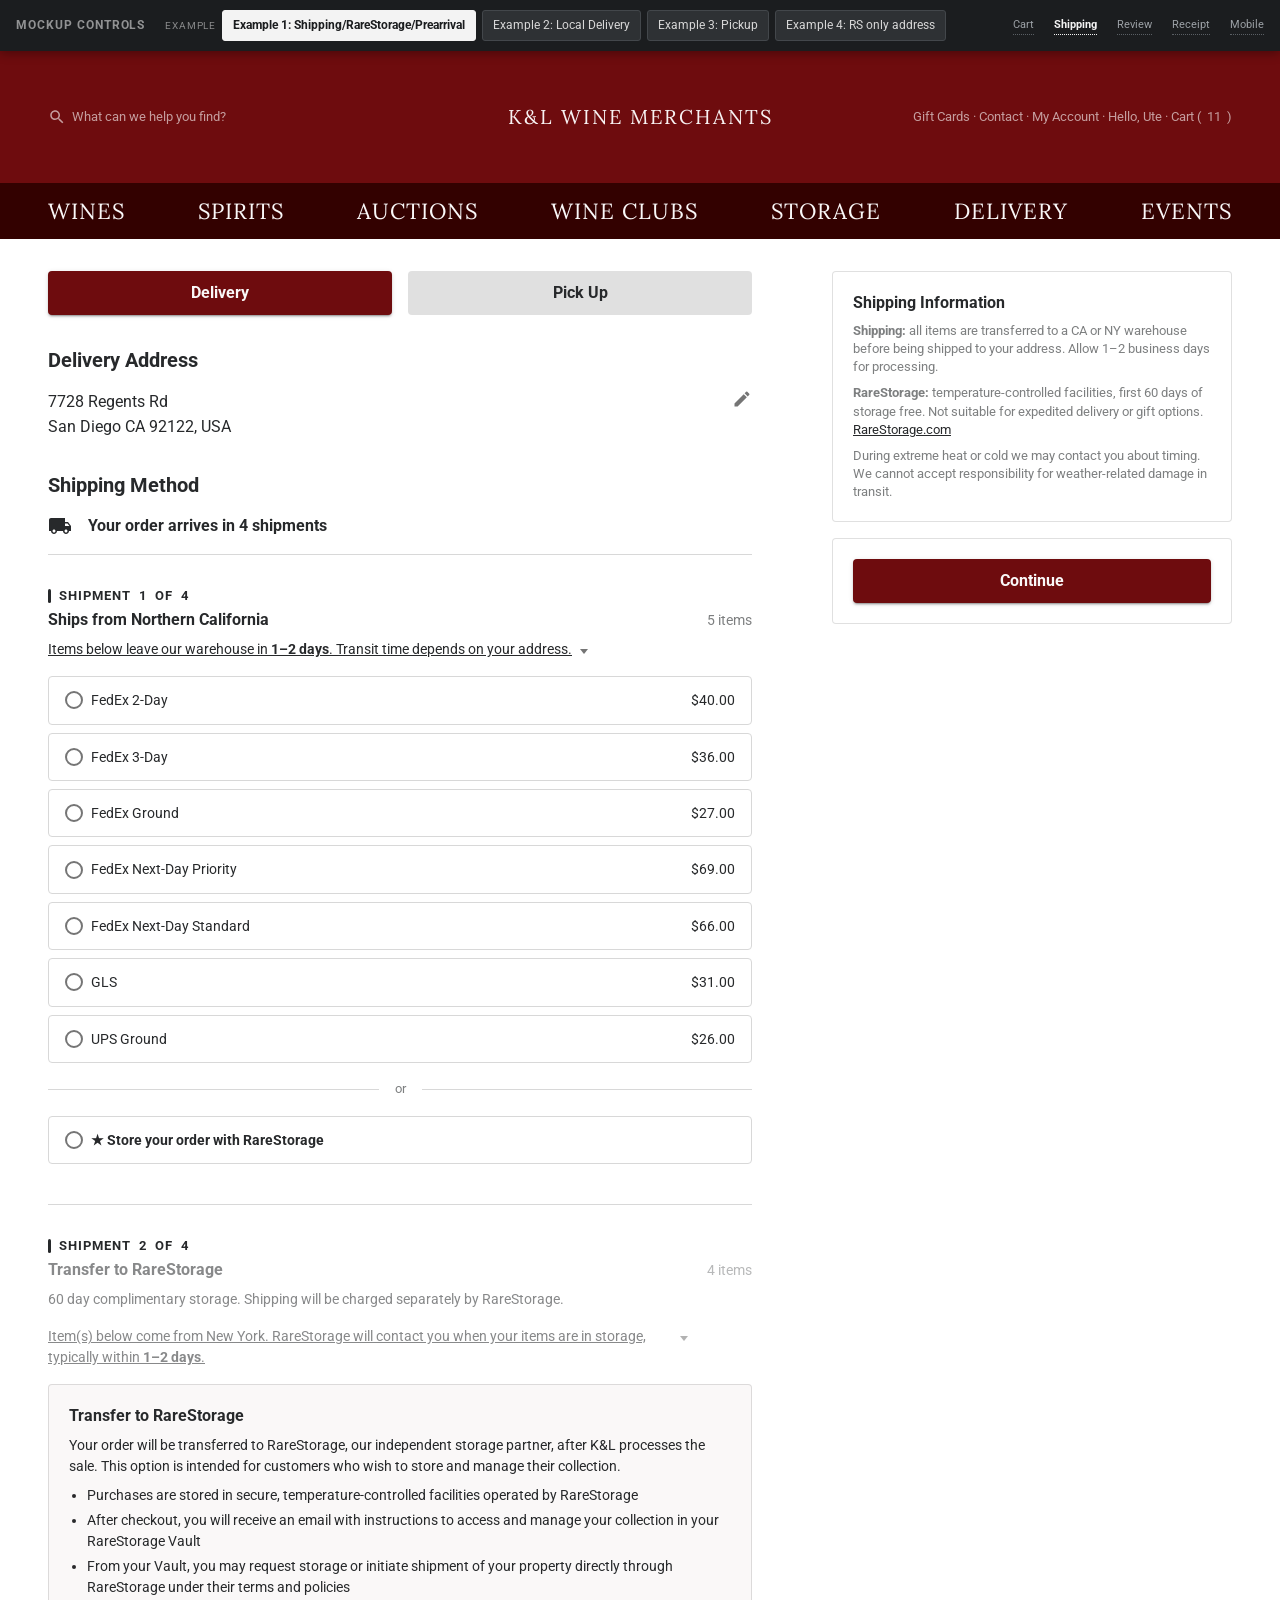
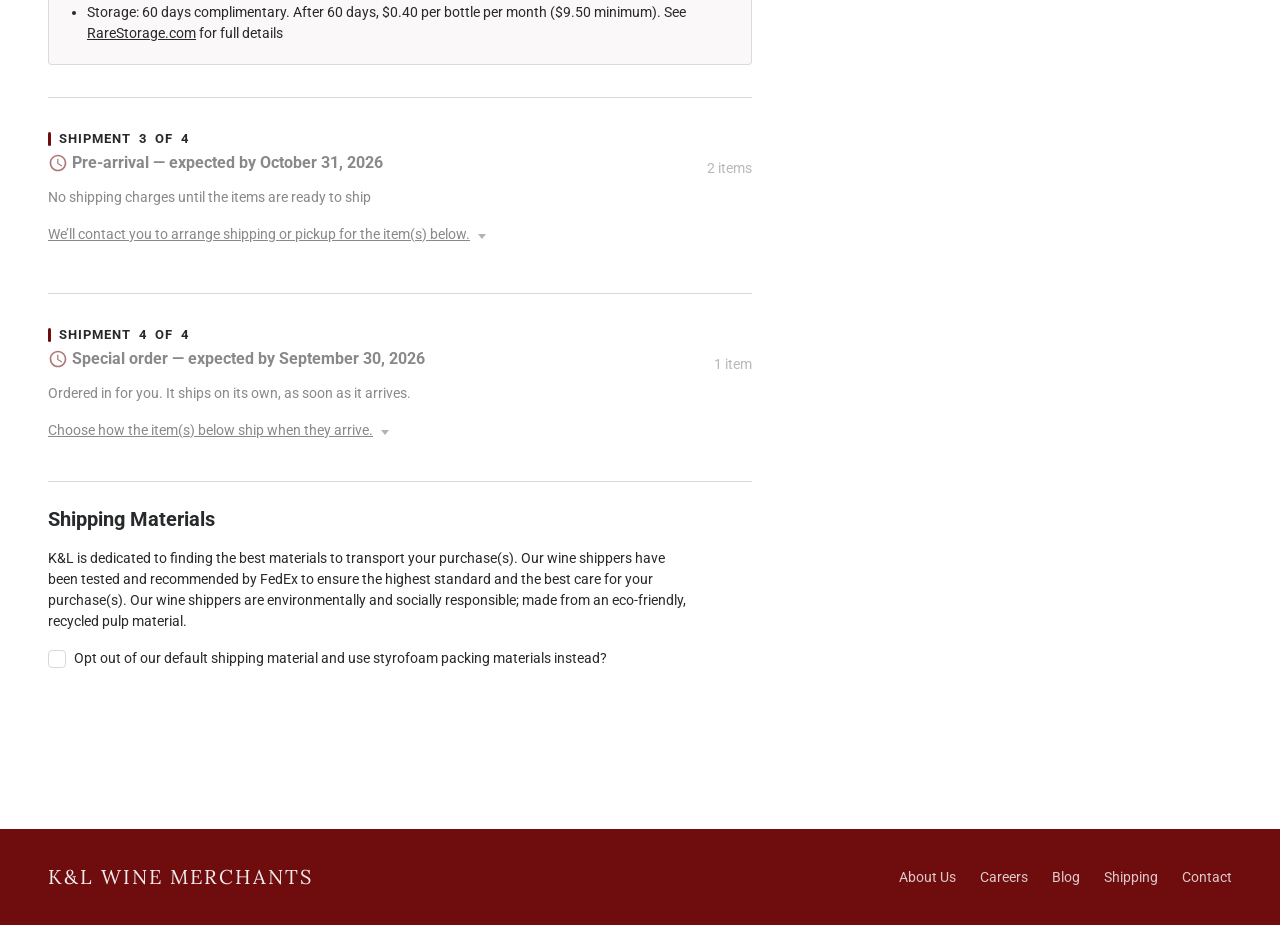
<file: Mockups/CheckoutMessage/shipping-methods.html>
<!DOCTYPE html>
<html lang="en">
<head>
<meta charset="UTF-8">
<meta name="viewport" content="width=device-width, initial-scale=1.0">
<title>K&L — Shipping Methods (Shipment Messaging)</title>

<!--
  ============================================================================
  SHIPPING METHODS — shipment messaging redesign
  Target: KLWines.ReactWeb
          src/components/Checkout/Shipping/ShippingMethodSelector.tsx
          src/components/Checkout/Shipping/ShipwaySelector.tsx
          src/components/Checkout/Shipping/RareStorageInformation.tsx
          src/components/Checkout/Shipping/ShippingInformation.tsx
          src/components/Checkout/Shipping/DeliverySelector.tsx
  ============================================================================

  KEPT FROM THE LIVE PAGE
    1. The Delivery / Pick Up tabs at the top.
    2. Progressive disclosure — a shipment's methods appear only once the
       previous shipment has one chosen.

  >>> DELIVERABLE — TWO KINDS OF SHIPMENT GROUP <<<
    A shipment either asks the shopper something or it does not, and the two
    should not look alike.

    CHOOSE (shipment 1 — carriers, or local delivery vs storage)
        Three states: locked → open (methods listed) → done (chosen method
        + Edit). A radio means a decision, and here there is one.

    FIXED (shipment 2 RareStorage · shipment 3 pre-arrival)
        No states, no radio, no card. The one method is stated as a fact in
        the heading and the sentences below it. A single radio button is a
        false choice: it looks like a decision, cannot be answered any other
        way, and blocks the next shipment until the shopper clicks the only
        thing available.

  TAKEN OVER FROM THE NEW CART DESIGN
    Same shipment identity as the cart, in the same order, so the shopper sees
    the same three things twice:
       ▌ Shipment 1 of 3 — Ships from Northern California
       ▌ Shipment 2 of 3 — Transfer to RareStorage
       ▌ Shipment 3 of 3 — Pre-arrival — expected by October 31, 2026
    Charcoal pipe on the eyebrow, burgundy on pre-arrival with its AccessTime
    icon. Divider + space between groups, no cards, no rules between items.

  >>> DELIVERABLE — PRE-ARRIVAL NO LONGER ASKS FOR A CARRIER <<<
    Today the shopper picks a carrier for the pre-arrival shipment at $0.00,
    then has to pick again months later when the bottles actually land. The
    first choice is meaningless: it cannot be priced and it is not honoured.
    So the carrier list is gone, replaced by what is actually true:
        "We'll contact you to arrange shipping or pickup for the item(s) below"
        "No shipping charges until the items are ready to ship"
    The first sentence opens the bottles it refers to — see SUB-GROUPS below.

  >>> DELIVERABLE — "ITEM(S) BELOW…" OPENS THE PRODUCTS (SUB-GROUPS) <<<
    Every sentence that points at a list of items is the control that reveals it:
    underlined, text.primary, caret at the end, collapsed by default. Where a
    shipment draws stock from two stores with different ready dates, it splits
    into sub-groups and each sentence opens only its own bottles.
    The revealed rows are a PREVIEW — thumbnail, name, quantity, line total. No
    steppers, no Remove, no Favorites: this page is about how a shipment travels,
    not what is in the basket.

  COPY RULES CARRIED FROM THE CART (see NOTES.md)
    - "Delivery" means Local Delivery only. Carrier time is "transit".
    - Never say we "can't ship" to a state; say what happens instead.

  WHAT IT DOES NOT COVER
    Example 3 (Pickup) is not designed yet — the toolbar shows a placeholder
    for it. Mobile is round 2.

  STATES ARE WIRED — use the toolbar, or click a shipping method to advance.
-->

<link rel="stylesheet" href="../../KL-Design_System/tokens.css">
<link rel="stylesheet" href="_shared/checkout-mock.css">
<link rel="stylesheet" href="_shared/checkout-mock-mobile.css">
<link href="https://fonts.googleapis.com/css2?family=Lora:wght@400;500&family=Roboto:wght@400;500;600;700&display=swap" rel="stylesheet">
</head>
<body>

<!-- ══════ MOCKUP TOOLBAR — not part of the design ══════ -->
<div class="mock-bar">
  <span class="mock-bar__brand">Mockup controls</span>

  <span class="mock-bar__group">
    <span class="mock-bar__label">Example</span>
    <button data-ctl="fulfilment" data-val="shipping">Example 1: Shipping/RareStorage/Prearrival</button>
    <button data-ctl="fulfilment" data-val="delivery">Example 2: Local Delivery</button>
    <button data-ctl="fulfilment" data-val="pickup">Example 3: Pickup</button>
    <button data-ctl="fulfilment" data-val="rsonly">Example 4: RS only address</button>
  </span>

  <span class="mock-bar__spacer"></span>
  <a class="mock-bar__page" href="cart-summary.html">Cart</a>
  <a class="mock-bar__page" href="shipping-methods.html" aria-current="page">Shipping</a>
  <a class="mock-bar__page" href="order-review.html">Review</a>
  <a class="mock-bar__page" href="receipt.html">Receipt</a>
  <a class="mock-bar__page" href="phone.html">Mobile</a>
</div>


<!-- ══════ HEADER PLACEHOLDER — layout.md §"Prototype representation" ══════ -->
<div class="kl-header" data-design-token="colors.background.header colors.background.nav" aria-hidden="true">
  <div class="kl-header-mobile">
    <div class="kl-header-mobile-bar">
      <div class="kl-header-icon-group">
        <div class="kl-header-icon-btn"><svg viewBox="0 0 24 24"><path d="M3 18h18v-2H3v2zm0-5h18v-2H3v2zm0-7v2h18V6H3z"/></svg></div>
        <div class="kl-header-icon-btn"><svg viewBox="0 0 24 24"><path d="M12 2C8.13 2 5 5.13 5 9c0 5.25 7 13 7 13s7-7.75 7-13c0-3.87-3.13-7-7-7zm0 9.5c-1.38 0-2.5-1.12-2.5-2.5s1.12-2.5 2.5-2.5 2.5 1.12 2.5 2.5-1.12 2.5-2.5 2.5z"/></svg></div>
      </div>
      <span class="kl-header-mobile-logo">K&amp;L</span>
      <div class="kl-header-icon-group kl-header-icon-group--right">
        <div class="kl-header-icon-btn"><svg viewBox="0 0 24 24"><path d="M12 5.9c1.16 0 2.1.94 2.1 2.1s-.94 2.1-2.1 2.1S9.9 9.16 9.9 8s.94-2.1 2.1-2.1m0 9c2.97 0 6.1 1.46 6.1 2.1v1.1H5.9V17c0-.64 3.13-2.1 6.1-2.1M12 4C9.79 4 8 5.79 8 8s1.79 4 4 4 4-1.79 4-4-1.79-4-4-4zm0 9c-2.67 0-8 1.34-8 4v2h16v-2c0-2.66-5.33-4-8-4z"/></svg></div>
        <div class="kl-header-icon-btn"><svg viewBox="0 0 24 24"><path d="M15.55 13c.75 0 1.41-.41 1.75-1.03l3.58-6.49c.37-.66-.11-1.48-.87-1.48H5.21l-.94-2H1v2h2l3.6 7.59-1.35 2.44C4.52 15.37 5.48 17 7 17h12v-2H7l1.1-2h7.45zM6.16 6h12.15l-2.76 5H8.53L6.16 6zM7 18c-1.1 0-1.99.9-1.99 2S5.9 22 7 22s2-.9 2-2-.9-2-2-2zm10 0c-1.1 0-1.99.9-1.99 2s.89 2 1.99 2 2-.9 2-2-.9-2-2-2z"/></svg></div>
      </div>
    </div>
    <div class="kl-header-search">
      <svg viewBox="0 0 24 24"><path d="M15.5 14h-.79l-.28-.27C15.41 12.59 16 11.11 16 9.5 16 5.91 13.09 3 9.5 3S3 5.91 3 9.5 5.91 16 9.5 16c1.61 0 3.09-.59 4.23-1.57l.27.28v.79l5 4.99L20.49 19l-4.99-5zm-6 0C7.01 14 5 11.99 5 9.5S7.01 5 9.5 5 14 7.01 14 9.5 11.99 14 9.5 14z"/></svg>
      <span class="kl-header-search-text">What can we help you find?</span>
    </div>
  </div>

  <div class="kl-header-desktop">
    <div class="kl-header-topbar">
      <div class="kl-header-topbar-zone">
        <svg viewBox="0 0 24 24"><path d="M15.5 14h-.79l-.28-.27C15.41 12.59 16 11.11 16 9.5 16 5.91 13.09 3 9.5 3S3 5.91 3 9.5 5.91 16 9.5 16c1.61 0 3.09-.59 4.23-1.57l.27.28v.79l5 4.99L20.49 19l-4.99-5zm-6 0C7.01 14 5 11.99 5 9.5S7.01 5 9.5 5 14 7.01 14 9.5 11.99 14 9.5 14z"/></svg>
        What can we help you find?
      </div>
      <span class="kl-header-topbar-logo">K&amp;L Wine Merchants</span>
      <div class="kl-header-topbar-zone kl-header-topbar-zone--right">
        Gift Cards · Contact · My Account · Hello, Ute · Cart (<span data-when="fulfilment:shipping|delivery|pickup">11</span><span data-when="fulfilment:rsonly">5</span>)
      </div>
    </div>
    <div class="kl-header-navbar" data-design-token="colors.background.nav typography.fontFamily.lora typography.variants.navMain">
      <span class="kl-header-nav-item">Wines</span>
      <span class="kl-header-nav-item">Spirits</span>
      <span class="kl-header-nav-item">Auctions</span>
      <span class="kl-header-nav-item">Wine Clubs</span>
      <span class="kl-header-nav-item">Storage</span>
      <span class="kl-header-nav-item">Delivery</span>
      <span class="kl-header-nav-item">Events</span>
    </div>
  </div>
</div>


<div class="page-container page-body">

  <div class="checkout-layout">

    <!-- ══════════════ PRIMARY COLUMN ══════════════ -->
    <main class="checkout-main">

      <!-- Delivery / Pick Up tabs — existing component, unchanged -->
      <div class="tabs">
        <div class="tab tab--on"  data-when="fulfilment:shipping|delivery|rsonly" data-design-token="colors.cta.primary colors.text.onDark typography.variants.h5 typography.fontWeight.bold" data-mui-component="Button variant=contained color=secondary">Delivery</div>
        <div class="tab tab--off" data-when="fulfilment:pickup" data-design-token="colors.grey.neutral colors.text.primary typography.variants.h5 typography.fontWeight.bold" data-mui-component="Button color=neutral">Delivery</div>
        <div class="tab tab--off" data-when="fulfilment:shipping|delivery|rsonly" data-design-token="colors.grey.neutral colors.text.primary typography.variants.h5 typography.fontWeight.bold" data-mui-component="Button color=neutral">Pick Up</div>
        <div class="tab tab--on"  data-when="fulfilment:pickup" data-design-token="colors.cta.primary colors.text.onDark typography.variants.h5 typography.fontWeight.bold" data-mui-component="Button variant=contained color=secondary">Pick Up</div>
      </div>

      <!-- Delivery address — existing component, unchanged -->
      <div class="section-heading" data-when="fulfilment:shipping|delivery|rsonly" data-design-token="typography.variants.h4 typography.fontWeight.bold colors.text.primary" data-mui-component="Typography variant=h4">Delivery Address</div>
      <!-- Pickup has no delivery address; it has a collection store. -->
      <div class="section-heading" data-when="fulfilment:pickup" data-design-token="typography.variants.h4 typography.fontWeight.bold colors.text.primary" data-mui-component="Typography variant=h4">Pickup Location</div>
      <div class="addr">
        <!-- Example 2 must be within local-delivery range of the Redwood City store. -->
        <div class="addr__lines" data-when="fulfilment:shipping" data-design-token="typography.variants.body1 colors.text.primary">
          7728 Regents Rd<br>San Diego CA 92122, USA
        </div>
        <div class="addr__lines" data-when="fulfilment:delivery" data-design-token="typography.variants.body1 colors.text.primary">
          742 Laurel St<br>Redwood City CA 94063, USA
        </div>
        <!-- Example 4: an RS-only state. ZIP 80123 is the one in the uploaded
             screenshot (Littleton CO); the street line is a PLACEHOLDER.
             The address still matters even though nothing is delivered to it — it is
             what determines that the whole order has to go to RareStorage. -->
        <div class="addr__lines" data-when="fulfilment:rsonly" data-design-token="typography.variants.body1 colors.text.primary">
          4820 S Wadsworth Blvd<br>Littleton CO 80123, USA
        </div>
        <!-- Store name and ZIP are the ones already used across these mockups. The
             street line is a PLACEHOLDER — the real store address was not to hand. -->
        <div class="addr__lines" data-when="fulfilment:pickup" data-design-token="typography.variants.body1 colors.text.primary">
          RareStorage Redwood City<br>Redwood City CA 94063, USA
        </div>
        <svg class="addr__edit" viewBox="0 0 24 24" aria-hidden="true" data-design-token="colors.grey.muted"><path d="M3 17.25V21h3.75L17.81 9.94l-3.75-3.75L3 17.25zM20.71 7.04a1 1 0 0 0 0-1.41l-2.34-2.34a1 1 0 0 0-1.41 0l-1.83 1.83 3.75 3.75 1.83-1.83z"/></svg>
      </div>

      <div class="section-heading" data-when="fulfilment:shipping|delivery" data-design-token="typography.variants.h4 typography.fontWeight.bold colors.text.primary" data-mui-component="Typography variant=h4">Shipping Method</div>
      <!-- Nothing ships in Example 3's first shipment and nothing is selected in
           either, so "Shipping Method" would name neither the content nor an action. -->
      <div class="section-heading" data-when="fulfilment:pickup|rsonly" data-design-token="typography.variants.h4 typography.fontWeight.bold colors.text.primary" data-mui-component="Typography variant=h4">Your Shipments</div>


      <!-- ═══════════════════════════════════════════════════════════════
           ORDER-LEVEL SUMMARY — repeated from the cart
           >>> DELIVERABLE <<<

           The cart shows this line, but only once a ZIP code is known: without
           one there are no shipments to count, so a shopper who never entered a
           ZIP on the cart reaches this page having never been told the order is
           splitting. This is the first point the split is certain, so it is also
           the first point it can be stated unconditionally.

           Same treatment as the cart — charcoal truck, hairline rule beneath, no
           fill and no box — so it reads as the same statement rather than a new
           one. The count is generated from the shipments actually visible.

           No "Quantity: N items" here: the cart puts it on this line because the
           cart is where quantities are edited. This page lists no quantities
           outside the item previews.
           ═══════════════════════════════════════════════════════════════ -->
      <div class="order-summary-msg" data-design-token="colors.grey.border spacing.md spacing.xl">
        <svg class="order-summary-msg__icon" viewBox="0 0 24 24" aria-hidden="true"
             data-design-token="colors.brand.charcoal"><path d="M20 8h-3V4H3c-1.1 0-2 .9-2 2v11h2c0 1.66 1.34 3 3 3s3-1.34 3-3h6c0 1.66 1.34 3 3 3s3-1.34 3-3h2v-5l-3-4zM6 18.5c-.83 0-1.5-.67-1.5-1.5s.67-1.5 1.5-1.5 1.5.67 1.5 1.5-.67 1.5-1.5 1.5zm13.5-9l1.96 2.5H17V9.5h2.5zm-1.5 9c-.83 0-1.5-.67-1.5-1.5s.67-1.5 1.5-1.5 1.5.67 1.5 1.5-.67 1.5-1.5 1.5z"/></svg>
        <div class="order-summary-msg__body">
          <div class="order-summary-msg__title" data-design-token="typography.variants.h5 typography.fontWeight.bold colors.text.primary">
            Your order arrives in <span data-count>3</span> <span data-count-word>shipments</span>
            <span class="flag flag--new">New</span>
          </div>
        </div>
      </div>

      <div class="ship-groups">

        <!-- ═══════════════════════════════════════════════════════════════
             SHIPMENT 1 (EXAMPLE 2) — LOCAL DELIVERY
             >>> DELIVERABLE <<<

             The shopper is in range of Redwood City, so the whole in-stock order is
             consolidated there and delivered locally — one shipment, matching the cart.
             That includes the NEW YORK bottles: they transfer to Redwood City too and
             ride the same delivery, which is why Example 2 has no separate
             "Transfer to RareStorage" shipment and the page reads "2 shipments".

             RareStorage is still offered as the alternative: local delivery is
             the default given the address, but the shopper can divert the whole
             shipment into storage instead. That choice is what advances the
             progressive disclosure.

             This is a CHOOSE shipment, so it gets the full before/after pair:
               BEFORE  two option cards, no fee on the heading — the fee is a
                       property of one of the two options, not of the shipment,
                       so stating it up top pre-empts a choice not yet made
               AFTER   cards collapse to the fee that resulted, plus the pencil
             ═══════════════════════════════════════════════════════════════ -->
        <section class="ship-group" data-group="ld" data-ship="0" data-slot="0" data-when="fulfilment:delivery">

          <div class="ship-group__head">
            <span class="ship-group__eyebrow" data-design-token="typography.variants.caption typography.fontWeight.bold colors.text.primary">
              Shipment <span data-seq>1</span> of <span data-seq-total>3</span>
            </span>
            <div class="ship-group__title-row">
              <h2 class="ship-group__title" data-design-token="typography.variants.h5 typography.fontWeight.bold colors.text.primary" data-mui-component="Typography variant=h5">
                Local Delivery
                <span class="flag flag--new">New</span>
              </h2>
              <!-- Quantity AND value, for local delivery only (2026-08-21). Shoppers sitting
                   near a spend threshold want to know what this shipment is worth without
                   adding up the rows — so the merchandise subtotal is stated here.

                   It is labelled `Subtotal`, not left as a bare amount: an unlabelled
                   number beside the words "Local Delivery" reads as the delivery fee, which
                   is the one thing this must not be mistaken for. It is also NOT the fee
                   that was deliberately removed from this heading (see NOTES.md §7) — that
                   was a price for one of two options; this is a fact about the contents,
                   true whichever option the shopper takes. -->
              <span class="ship-group__count" data-design-token="typography.variants.body2 colors.text.secondary">
                9 items &middot; Subtotal <strong>$129.41</strong>
                <span class="flag flag--new">New</span>
              </span>
            </div>
          </div>

          <!-- REWORDED 2026-08-26 — was "Items below will be transferred to RareStorage
               Redwood City for Local Delivery to your address." The transfer verb went with the
               storage narrative (NOTES.md §18); what is left states the route. See MESSAGES.md
               M4.2. -->
          <p class="ship-group__msg ship-group__msg--tight" data-design-token="typography.variants.body2 colors.text.primary">
            Local delivery to your address from RareStorage Redwood City
          </p>
          <p class="ship-group__msg ship-group__msg--tight" data-design-token="typography.variants.body2 colors.text.primary">
            You can request delivery from the receipt page once all items have arrived at RareStorage Redwood City.
          </p>
          <!-- REMOVED 2026-08-26 — "60 day complimentary storage."
               The premise it rested on was corrected: local delivery and pickup are
               fulfilled FROM RareStorage Redwood City, but the bottles never enter
               storage. Nothing is stored, so there is no complimentary period to state,
               no day 61 and no fee. The facility is still named above — that naming
               is required — but the storage narrative no longer follows it.
               Examples 1 and 4 keep the sentence: those orders do go into storage.
               See NOTES.md §18. -->

          <details class="items-disclose">
            <summary data-design-token="typography.variants.body2 colors.text.primary">
              <span class="items-disclose__label">Item(s) below come from Redwood City and will be ready in <strong>1&ndash;2 days</strong></span>
            </summary>
            <div class="item-preview">
              <div class="item-preview__row">
                <div class="item-preview__thumb" data-design-token="colors.background.subtle components.card.borderRadius">
                  <svg viewBox="0 0 22 60" aria-hidden="true"><rect x="7" y="2" width="8" height="20" rx="2" fill="#3E2723"/><rect x="3" y="20" width="16" height="38" rx="3" fill="#8D9440"/><rect x="3" y="30" width="16" height="16" fill="#FAF8F8" opacity=".85"/></svg>
                </div>
                <div class="item-preview__name" data-design-token="typography.variants.body2 colors.text.linked">2023 Esk Valley Sauvignon Blanc Marlborough</div>
                <div class="item-preview__qty" data-design-token="typography.variants.body2 colors.text.secondary">Qty 2</div>
                <div class="item-preview__total" data-design-token="typography.variants.body2 colors.text.primary">$29.98</div>
              </div>
            </div>
          </details>

          <!-- >>> DELIVERABLE — SUB-GROUPS <<<
               The shipment consolidates stock from three sources, ready on three
               different days. The cart already splits them; this page did not, so the
               timings had to share one sentence and none was attached to the
               bottles it applied to.

               The two shipment sentences above are unchanged — they describe the whole
               shipment. These describe its parts, and each one opens its own parts. -->
          <details class="items-disclose">
            <summary data-design-token="typography.variants.body2 colors.text.primary">
              <span class="items-disclose__label">Item(s) below come from San Francisco and will be ready in <strong>2 days</strong></span>
            </summary>
            <div class="item-preview">
              <div class="item-preview__row">
                <div class="item-preview__thumb" data-design-token="colors.background.subtle components.card.borderRadius">
                  <svg viewBox="0 0 22 60" aria-hidden="true"><rect x="7" y="2" width="8" height="20" rx="2" fill="#3E2723"/><rect x="3" y="20" width="16" height="38" rx="3" fill="#5D4037"/><rect x="3" y="30" width="16" height="16" fill="#FAF8F8" opacity=".85"/></svg>
                </div>
                <div class="item-preview__name" data-design-token="typography.variants.body2 colors.text.linked">2019 Twelfth Labour Napa Valley Cabernet Sauvignon (Previously $30)</div>
                <div class="item-preview__qty" data-design-token="typography.variants.body2 colors.text.secondary">Qty 2</div>
                <div class="item-preview__total" data-design-token="typography.variants.body2 colors.text.primary">$43.98</div>
              </div>
              <div class="item-preview__row">
                <div class="item-preview__thumb" data-design-token="colors.background.subtle components.card.borderRadius">
                  <svg viewBox="0 0 22 60" aria-hidden="true"><rect x="7" y="2" width="8" height="20" rx="2" fill="#3E2723"/><rect x="3" y="20" width="16" height="38" rx="3" fill="#6E0C0E"/><rect x="3" y="30" width="16" height="16" fill="#FAF8F8" opacity=".85"/></svg>
                </div>
                <div class="item-preview__name" data-design-token="typography.variants.body2 colors.text.linked">2018 P.S Garcia &ldquo;Facundo&rdquo; Red Blend Maule (Elsewhere $30)</div>
                <div class="item-preview__qty" data-design-token="typography.variants.body2 colors.text.secondary">Qty 1</div>
                <div class="item-preview__total" data-design-token="typography.variants.body2 colors.text.primary">$17.99</div>
              </div>
            </div>
          </details>

          <!-- Sub-group C — NEW YORK stock, and the reason Example 2 is now TWO
               shipments rather than three.

               Corrected understanding (2026-08-19): New York stock bound for a
               local-delivery address does not become its own RareStorage shipment. It
               transfers to RareStorage Redwood City like everything else and goes out on
               the same delivery — it just takes longer to arrive, which is exactly what a
               sub-group is for. So Example 2 has no "Transfer to RareStorage" group, and
               the count line reads "2 shipments".

               No storage terms on this shipment: nothing enters a storage account. The
               bottles are consolidated at a RareStorage facility for the delivery run, so
               there is no 60-day clock and no separate RareStorage shipping charge. The
               storage explainer on this page belongs to the OTHER option below — the one
               where the shopper deliberately diverts the order into storage — and it is
               still shown only when that option is taken. -->
          <details class="items-disclose">
            <summary data-design-token="typography.variants.body2 colors.text.primary">
              <span class="items-disclose__label">Item(s) below come from New York and will be ready in <strong>28 days</strong></span>
              <span class="flag flag--new">New</span>
            </summary>
            <div class="item-preview">
              <div class="item-preview__row">
                <div class="item-preview__thumb" data-design-token="colors.background.subtle components.card.borderRadius">
                  <svg viewBox="0 0 22 60" aria-hidden="true"><rect x="7" y="6" width="8" height="14" rx="2" fill="#2E4A2E"/><rect x="4" y="18" width="14" height="40" rx="3" fill="#3F7043"/><rect x="4" y="30" width="14" height="14" fill="#FAF8F8" opacity=".85"/></svg>
                </div>
                <div class="item-preview__name" data-design-token="typography.variants.body2 colors.text.linked">Kizakura &ldquo;Bushido Way of the Warrior&rdquo; Ginjo Genshu Sake (180ml can)</div>
                <div class="item-preview__qty" data-design-token="typography.variants.body2 colors.text.secondary">Qty 3</div>
                <div class="item-preview__total" data-design-token="typography.variants.body2 colors.text.primary">$19.47</div>
              </div>
              <div class="item-preview__row">
                <div class="item-preview__thumb" data-design-token="colors.background.subtle components.card.borderRadius">
                  <svg viewBox="0 0 22 60" aria-hidden="true"><rect x="7" y="2" width="8" height="20" rx="2" fill="#3E2723"/><rect x="3" y="20" width="16" height="38" rx="3" fill="#6E0C0E"/><rect x="3" y="30" width="16" height="16" fill="#FAF8F8" opacity=".85"/></svg>
                </div>
                <div class="item-preview__name" data-design-token="typography.variants.body2 colors.text.linked">2018 P.S Garcia &ldquo;Facundo&rdquo; Red Blend Maule (Elsewhere $30)</div>
                <div class="item-preview__qty" data-design-token="typography.variants.body2 colors.text.secondary">Qty 1</div>
                <div class="item-preview__total" data-design-token="typography.variants.body2 colors.text.primary">$17.99</div>
              </div>
            </div>
          </details>

          <!-- REMOVED 2026-08-22 — the collapsed "What RareStorage means" disclosure.
               It was added on 2026-08-21 alongside the 60-day sentence, on the rule that
               wherever a page claims 60 complimentary days the terms should be one click
               away. Taken off THIS page for Examples 2 and 3 by decision.

               What that leaves on the shipping page: the sentence above states the
               complimentary period, the rail's Shipping Information card carries
               "first 60 days of storage free … RareStorage.com", and the full legal panel
               below appears if the shopper actually takes the storage option. The cart,
               review and receipt keep the collapsed disclosure for this example.

               It also removes a text that did not quite fit: its bullets promise Vault
               access and onward shipping, which a local-delivery order does not create.
               See NOTES.md §14. -->
          <!-- AFTER SELECTION — the fee that resulted, plus the pencil to reopen.
               No method name: "Local Delivery ($9.00)" only repeated the heading.
               The label is written by paint(), because the shopper may have chosen
               RareStorage instead, and "Delivery fee: $9" would then be a lie. -->
          <div class="ship-group__chosen">
            <span class="ship-group__fee" data-chosen-fee data-design-token="typography.variants.body2 colors.text.primary">
              Delivery fee: <strong>$9</strong>
            </span>
            <svg viewBox="0 0 24 24" aria-hidden="true" data-edit="0" data-design-token="colors.grey.muted"><path d="M3 17.25V21h3.75L17.81 9.94l-3.75-3.75L3 17.25zM20.71 7.04a1 1 0 0 0 0-1.41l-2.34-2.34a1 1 0 0 0-1.41 0l-1.83 1.83 3.75 3.75 1.83-1.83z"/></svg>
          </div>

          <!-- BEFORE SELECTION — the two option cards -->
          <div class="ship-group__options">
            <div class="option" data-pick="0" data-label="Local Delivery ($9.00)">
              <span class="option__radio"></span>
              <span class="option__label">Local Delivery to your address</span>
              <span class="option__price">$9.00</span>
            </div>

            <div class="or-rule">or</div>

            <div class="option option--star" data-pick="0" data-label="Stored with RareStorage">
              <span class="option__radio"></span>
              <span class="option__label">&#9733; Store your order with RareStorage</span>
              <span class="option__price">$0.00</span>
            </div>
          </div>

          <!-- Opt-in RareStorage explainer, same as Example 1's shipment 1. -->
          <div class="callout rs-panel is-hidden" data-rs-panel="0" data-design-token="colors.background.subtle colors.grey.border components.card.borderRadius components.card.padding">
            <div class="callout__title" data-design-token="typography.variants.h5 typography.fontWeight.bold colors.text.primary">
              Transfer to RareStorage
            </div>
            <p class="callout__text" data-design-token="typography.variants.body2 colors.text.primary">
              Your order will be transferred to RareStorage, our independent storage partner,
              after K&amp;L processes the sale. This option is intended for customers who wish
              to store and manage their collection.
            </p>
            <ul class="callout__list" data-design-token="typography.variants.body2 colors.text.primary">
              <li>Purchases are stored in secure, temperature-controlled facilities operated by RareStorage</li>
              <li>After checkout, you will receive an email with instructions to access and manage your collection in your RareStorage Vault</li>
              <li>From your Vault, you may request storage or initiate shipment of your property directly through RareStorage under their terms and policies</li>
              <li>Storage: 60 days complimentary. After 60 days, $0.40 per bottle per month ($9.50 minimum). See <span class="t-link">RareStorage.com</span> for full details</li>
            </ul>
          </div>
        </section>


        <!-- ═══════════════════════════════════════════════════════════════
             SHIPMENT 1 (EXAMPLE 3) — PICKUP
             >>> DELIVERABLE <<<  A SHIPMENT WITH NOTHING TO CHOOSE

             Example 3 is the case where the shopper is asked nothing at all.
             Pickup has no RareStorage alternative — the order is already going to
             a RareStorage store, so "store it instead" is not a different outcome
             — and pre-arrival is deferred as always. Both shipments are FIXED, so
             the page is entirely informational and Continue is live on arrival.

             TWO shipments, not three (corrected 2026-08-19): the New York bottles
             consolidate at Redwood City with everything else and are collected
             there, so there is no separate RareStorage transfer shipment.

             That makes Example 3 the proof that the CHOOSE/FIXED split in §6 of
             NOTES.md holds: strip out every decision and the page still reads,
             because the shipment identity was never carried by the radios.

             Three sources are involved, exactly as in the cart: stock consolidates
             at Redwood City, some transferring in from San Francisco and some from
             the New York warehouse.
             ═══════════════════════════════════════════════════════════════ -->
        <section class="ship-group" data-group="pu" data-ship="0" data-when="fulfilment:pickup">

          <div class="ship-group__head">
            <span class="ship-group__eyebrow" data-design-token="typography.variants.caption typography.fontWeight.bold colors.text.primary">
              Shipment <span data-seq>1</span> of <span data-seq-total>2</span>
            </span>
            <div class="ship-group__title-row">
              <h2 class="ship-group__title" data-design-token="typography.variants.h5 typography.fontWeight.bold colors.text.primary" data-mui-component="Typography variant=h5">
                Pickup
                <span class="flag flag--new">New</span>
              </h2>
              <!-- Per-shipment quantity — restored 2026-08-21. The order-level line still
                   carries the whole basket; this says how much of it is in this shipment,
                   which is the number a shopper checks when a group looks light. -->
              <span class="ship-group__count" data-design-token="typography.variants.body2 colors.text.secondary">
                9 items
                <span class="flag flag--new">New</span>
              </span>
            </div>
          </div>

          <!-- REWORDED 2026-08-26 — was "Items below will be transferred to RareStorage
               Redwood City". That described an internal logistics step; this names the place
               and the action, in the line the shopper is most likely to read after the header.
               It also drops the transfer verb §18 warned about. The facility stays named here
               rather than in the header: legal asked for the mention, not the prominence, and
               only one pickup shipment ever exists so the header has nothing to disambiguate.
               See MESSAGES.md M5.2. -->
          <p class="ship-group__msg ship-group__msg--tight" data-design-token="typography.variants.body2 colors.text.primary">
            Collect from RareStorage Redwood City
          </p>
          <!-- 2026-08-26 — "60 day complimentary storage." was taken off the front of
               this sentence; what is left is the part that is true of a pickup order.
               Pickup is fulfilled FROM RareStorage Redwood City and the bottles never
               enter storage, so there is no complimentary period, no day 61 and no fee to
               state. The facility naming above stays — it is required — but
               nothing about storage follows it now. See NOTES.md §18. -->
          <!-- REMOVED 2026-08-26 — "Items can be picked up once available."
               More confusing than helpful (product): with the source sub-groups showing
               1-2, 2 and 28 days, "once available" reads as an invitation to collect in
               parts, which is exactly what Q1 has not answered. Nothing replaces it yet —
               see MESSAGES.md M5, where the live template's email promise is the candidate. -->

          <details class="items-disclose">
            <summary data-design-token="typography.variants.body2 colors.text.primary">
              <span class="items-disclose__label">Item(s) below come from Redwood City and will be ready in <strong>1&ndash;2 days</strong></span>
            </summary>
            <div class="item-preview">
              <div class="item-preview__row">
                <div class="item-preview__thumb" data-design-token="colors.background.subtle components.card.borderRadius">
                  <svg viewBox="0 0 22 60" aria-hidden="true"><rect x="7" y="2" width="8" height="20" rx="2" fill="#3E2723"/><rect x="3" y="20" width="16" height="38" rx="3" fill="#8D9440"/><rect x="3" y="30" width="16" height="16" fill="#FAF8F8" opacity=".85"/></svg>
                </div>
                <div class="item-preview__name" data-design-token="typography.variants.body2 colors.text.linked">2023 Esk Valley Sauvignon Blanc Marlborough</div>
                <div class="item-preview__qty" data-design-token="typography.variants.body2 colors.text.secondary">Qty 2</div>
                <div class="item-preview__total" data-design-token="typography.variants.body2 colors.text.primary">$29.98</div>
              </div>
            </div>
          </details>

          <!-- Replaces the single merged sentence this shipment carried while the page
               had no item lists ("Items already in Redwood City are available in 1–2
               days. Items transferring from RareStorage San Francisco are available in
               2 days."). With sub-groups the timings go back where they belong, on the
               bottles they apply to — same structure as Example 2. -->
          <details class="items-disclose">
            <summary data-design-token="typography.variants.body2 colors.text.primary">
              <span class="items-disclose__label">Item(s) below come from San Francisco and will be ready in <strong>2 days</strong></span>
            </summary>
            <div class="item-preview">
              <div class="item-preview__row">
                <div class="item-preview__thumb" data-design-token="colors.background.subtle components.card.borderRadius">
                  <svg viewBox="0 0 22 60" aria-hidden="true"><rect x="7" y="2" width="8" height="20" rx="2" fill="#3E2723"/><rect x="3" y="20" width="16" height="38" rx="3" fill="#5D4037"/><rect x="3" y="30" width="16" height="16" fill="#FAF8F8" opacity=".85"/></svg>
                </div>
                <div class="item-preview__name" data-design-token="typography.variants.body2 colors.text.linked">2019 Twelfth Labour Napa Valley Cabernet Sauvignon (Previously $30)</div>
                <div class="item-preview__qty" data-design-token="typography.variants.body2 colors.text.secondary">Qty 2</div>
                <div class="item-preview__total" data-design-token="typography.variants.body2 colors.text.primary">$43.98</div>
              </div>
              <div class="item-preview__row">
                <div class="item-preview__thumb" data-design-token="colors.background.subtle components.card.borderRadius">
                  <svg viewBox="0 0 22 60" aria-hidden="true"><rect x="7" y="2" width="8" height="20" rx="2" fill="#3E2723"/><rect x="3" y="20" width="16" height="38" rx="3" fill="#6E0C0E"/><rect x="3" y="30" width="16" height="16" fill="#FAF8F8" opacity=".85"/></svg>
                </div>
                <div class="item-preview__name" data-design-token="typography.variants.body2 colors.text.linked">2018 P.S Garcia &ldquo;Facundo&rdquo; Red Blend Maule (Elsewhere $30)</div>
                <div class="item-preview__qty" data-design-token="typography.variants.body2 colors.text.secondary">Qty 1</div>
                <div class="item-preview__total" data-design-token="typography.variants.body2 colors.text.primary">$17.99</div>
              </div>
            </div>
          </details>

          <!-- Sub-group C — NEW YORK stock, same correction as Example 2
               (2026-08-19). New York stock on a pickup order does not become its
               own RareStorage shipment: it transfers to Redwood City like
               everything else and is collected there, it just takes longer to
               arrive. So Example 3 has no "Transfer to RareStorage" group and the
               page reads "2 shipments" — both still FIXED, so Continue is live on
               arrival, which is what this example exists to demonstrate.

               No storage terms: nothing enters a storage account. -->
          <details class="items-disclose">
            <summary data-design-token="typography.variants.body2 colors.text.primary">
              <span class="items-disclose__label">Item(s) below come from New York and will be ready in <strong>28 days</strong></span>
              <span class="flag flag--new">New</span>
            </summary>
            <div class="item-preview">
              <div class="item-preview__row">
                <div class="item-preview__thumb" data-design-token="colors.background.subtle components.card.borderRadius">
                  <svg viewBox="0 0 22 60" aria-hidden="true"><rect x="7" y="6" width="8" height="14" rx="2" fill="#2E4A2E"/><rect x="4" y="18" width="14" height="40" rx="3" fill="#3F7043"/><rect x="4" y="30" width="14" height="14" fill="#FAF8F8" opacity=".85"/></svg>
                </div>
                <div class="item-preview__name" data-design-token="typography.variants.body2 colors.text.linked">Kizakura &ldquo;Bushido Way of the Warrior&rdquo; Ginjo Genshu Sake (180ml can)</div>
                <div class="item-preview__qty" data-design-token="typography.variants.body2 colors.text.secondary">Qty 3</div>
                <div class="item-preview__total" data-design-token="typography.variants.body2 colors.text.primary">$19.47</div>
              </div>
              <div class="item-preview__row">
                <div class="item-preview__thumb" data-design-token="colors.background.subtle components.card.borderRadius">
                  <svg viewBox="0 0 22 60" aria-hidden="true"><rect x="7" y="2" width="8" height="20" rx="2" fill="#3E2723"/><rect x="3" y="20" width="16" height="38" rx="3" fill="#6E0C0E"/><rect x="3" y="30" width="16" height="16" fill="#FAF8F8" opacity=".85"/></svg>
                </div>
                <div class="item-preview__name" data-design-token="typography.variants.body2 colors.text.linked">2018 P.S Garcia &ldquo;Facundo&rdquo; Red Blend Maule (Elsewhere $30)</div>
                <div class="item-preview__qty" data-design-token="typography.variants.body2 colors.text.secondary">Qty 1</div>
                <div class="item-preview__total" data-design-token="typography.variants.body2 colors.text.primary">$17.99</div>
              </div>
            </div>
          </details>

          <!-- NO OPTIONS BLOCK, NO CHOSEN ROW, NO PENCIL.
               Not an omission — there is no second way to fulfil this shipment. -->

          <!-- NO STORAGE TERMS ON THIS PAGE FOR EXAMPLE 3 (decision, 2026-08-22).
               Two things have stood here and both are gone:

                 · the full legal panel — its opening paragraph is written for the storage
                   OPTION ("intended for customers who wish to store and manage their
                   collection"), which a pickup order is not
                 · the collapsed "What RareStorage means" that replaced it on 2026-08-21

               The shipment still states the complimentary period in the sentence above,
               and the rail carries "first 60 days of storage free … RareStorage.com". The
               cart, review and receipt keep the collapsed disclosure.

               ⚠ STILL OPEN, and the reason removing is defensible: every wording we have
               for the storage terms assumes a storage ACCOUNT — "You'll get Vault access
               by email", "ship them on" — and neither a pickup nor a local-delivery order
               creates one. A wording for bottles that are merely waiting is still needed.
               See NOTES.md §14. -->
        </section>


        <!-- ═══════════ SHIPMENT 1 (EXAMPLE 1) — California warehouse ═══════════ -->
        <section class="ship-group" data-group="ca" data-ship="0" data-slot="0" data-when="fulfilment:shipping">

          <div class="ship-group__head">
            <span class="ship-group__eyebrow" data-design-token="typography.variants.caption typography.fontWeight.bold colors.text.primary">
              Shipment <span data-seq>1</span> of <span data-seq-total>3</span>
            </span>
            <div class="ship-group__title-row">
              <h2 class="ship-group__title" data-design-token="typography.variants.h5 typography.fontWeight.bold colors.text.primary" data-mui-component="Typography variant=h5">
                Ships from Northern California
              </h2>
              <!-- Per-shipment quantity — restored 2026-08-21. The order-level line still
                   carries the whole basket; this says how much of it is in this shipment,
                   which is the number a shopper checks when a group looks light. -->
              <span class="ship-group__count" data-design-token="typography.variants.body2 colors.text.secondary">
                5 items
                <span class="flag flag--new">New</span>
              </span>
            </div>
          </div>

          <!-- One origin, so no sub-groups: the shipment's own sentence opens the list. -->
          <details class="items-disclose">
            <summary data-design-token="typography.variants.body2 colors.text.primary">
              <span class="items-disclose__label">Items below leave our warehouse in <strong>1&ndash;2 days</strong>. Transit time depends on your address.</span>
              <span class="flag flag--changed">Reworded</span>
            </summary>
            <div class="item-preview">
              <div class="item-preview__row">
                <div class="item-preview__thumb" data-design-token="colors.background.subtle components.card.borderRadius">
                  <svg viewBox="0 0 22 60" aria-hidden="true"><rect x="7" y="2" width="8" height="20" rx="2" fill="#3E2723"/><rect x="3" y="20" width="16" height="38" rx="3" fill="#5D4037"/><rect x="3" y="30" width="16" height="16" fill="#FAF8F8" opacity=".85"/></svg>
                </div>
                <div class="item-preview__name" data-design-token="typography.variants.body2 colors.text.linked">2019 Twelfth Labour Napa Valley Cabernet Sauvignon (Previously $30)</div>
                <div class="item-preview__qty" data-design-token="typography.variants.body2 colors.text.secondary">Qty 2</div>
                <div class="item-preview__total" data-design-token="typography.variants.body2 colors.text.primary">$43.98</div>
              </div>
              <div class="item-preview__row">
                <div class="item-preview__thumb" data-design-token="colors.background.subtle components.card.borderRadius">
                  <svg viewBox="0 0 22 60" aria-hidden="true"><rect x="7" y="2" width="8" height="20" rx="2" fill="#3E2723"/><rect x="3" y="20" width="16" height="38" rx="3" fill="#6E0C0E"/><rect x="3" y="30" width="16" height="16" fill="#FAF8F8" opacity=".85"/></svg>
                </div>
                <div class="item-preview__name" data-design-token="typography.variants.body2 colors.text.linked">2018 P.S Garcia &ldquo;Facundo&rdquo; Red Blend Maule (Elsewhere $30)</div>
                <div class="item-preview__qty" data-design-token="typography.variants.body2 colors.text.secondary">Qty 1</div>
                <div class="item-preview__total" data-design-token="typography.variants.body2 colors.text.primary">$17.99</div>
              </div>
              <div class="item-preview__row">
                <div class="item-preview__thumb" data-design-token="colors.background.subtle components.card.borderRadius">
                  <svg viewBox="0 0 22 60" aria-hidden="true"><rect x="7" y="2" width="8" height="20" rx="2" fill="#3E2723"/><rect x="3" y="20" width="16" height="38" rx="3" fill="#8D9440"/><rect x="3" y="30" width="16" height="16" fill="#FAF8F8" opacity=".85"/></svg>
                </div>
                <div class="item-preview__name" data-design-token="typography.variants.body2 colors.text.linked">2023 Esk Valley Sauvignon Blanc Marlborough</div>
                <div class="item-preview__qty" data-design-token="typography.variants.body2 colors.text.secondary">Qty 2</div>
                <div class="item-preview__total" data-design-token="typography.variants.body2 colors.text.primary">$29.98</div>
              </div>
            </div>
          </details>

          <!-- Chosen state -->
          <div class="ship-group__chosen">
            <span data-design-token="typography.variants.body2 colors.text.primary"><span data-chosen-label>FedEx 3-Day ($36.00)</span></span>
            <svg viewBox="0 0 24 24" aria-hidden="true" data-edit="0" data-design-token="colors.grey.muted"><path d="M3 17.25V21h3.75L17.81 9.94l-3.75-3.75L3 17.25zM20.71 7.04a1 1 0 0 0 0-1.41l-2.34-2.34a1 1 0 0 0-1.41 0l-1.83 1.83 3.75 3.75 1.83-1.83z"/></svg>
          </div>

          <!-- Options -->
          <div class="ship-group__options">
            <div class="option" data-pick="0" data-label="FedEx 2-Day ($40.00)"><span class="option__radio"></span><span class="option__label">FedEx 2-Day</span><span class="option__price">$40.00</span></div>
            <div class="option" data-pick="0" data-label="FedEx 3-Day ($36.00)"><span class="option__radio"></span><span class="option__label">FedEx 3-Day</span><span class="option__price">$36.00</span></div>
            <div class="option" data-pick="0" data-label="FedEx Ground ($27.00)"><span class="option__radio"></span><span class="option__label">FedEx Ground</span><span class="option__price">$27.00</span></div>
            <div class="option" data-pick="0" data-label="FedEx Next-Day Priority ($69.00)"><span class="option__radio"></span><span class="option__label">FedEx Next-Day Priority</span><span class="option__price">$69.00</span></div>
            <div class="option" data-pick="0" data-label="FedEx Next-Day Standard ($66.00)"><span class="option__radio"></span><span class="option__label">FedEx Next-Day Standard</span><span class="option__price">$66.00</span></div>
            <div class="option" data-pick="0" data-label="GLS ($31.00)"><span class="option__radio"></span><span class="option__label">GLS</span><span class="option__price">$31.00</span></div>
            <div class="option" data-pick="0" data-label="UPS Ground ($26.00)"><span class="option__radio"></span><span class="option__label">UPS Ground</span><span class="option__price">$26.00</span></div>

            <div class="or-rule">or</div>

            <div class="option option--star" data-pick="0" data-label="Stored with RareStorage">
              <span class="option__radio"></span>
              <span class="option__label">&#9733; Store your order with RareStorage</span>
            </div>
          </div>

          <!-- Opt-in case: shown only when the shopper actually chooses RareStorage
               for this shipment. Keeps the live intro sentence, which is accurate
               here because it IS an option they selected. -->
          <div class="callout rs-panel is-hidden" data-rs-panel="0" data-design-token="colors.background.subtle colors.grey.border components.card.borderRadius components.card.padding">
            <div class="callout__title" data-design-token="typography.variants.h5 typography.fontWeight.bold colors.text.primary">
              Transfer to RareStorage
            </div>
            <p class="callout__text" data-design-token="typography.variants.body2 colors.text.primary">
              Your order will be transferred to RareStorage, our independent storage partner,
              after K&amp;L processes the sale. This option is intended for customers who wish
              to store and manage their collection.
            </p>
            <ul class="callout__list" data-design-token="typography.variants.body2 colors.text.primary">
              <li>Purchases are stored in secure, temperature-controlled facilities operated by RareStorage</li>
              <li>After checkout, you will receive an email with instructions to access and manage your collection in your RareStorage Vault</li>
              <li>From your Vault, you may request storage or initiate shipment of your property directly through RareStorage under their terms and policies</li>
              <li>Storage: 60 days complimentary. After 60 days, $0.40 per bottle per month ($9.50 minimum). See <span class="t-link">RareStorage.com</span> for full details</li>
            </ul>
          </div>
        </section>


        <!-- ═══════════ SHIPMENT 2 — New York → RareStorage ═══════════ -->
        <!-- Examples 1, 2 and 3. Example 4 has its own version of this shipment, split
             into two origin sub-groups — see NOTES.md §10.

             Example 3 needs it because New York stock cannot be picked up either: it has
             to go to RareStorage first, and the shopper collects it from there. Only the
             storage sentence changes — the destination is a store they can walk into
             rather than a shipping charge they will be billed for later. See §12. -->
        <section class="ship-group" data-group="rs" data-ship="1" data-when="fulfilment:shipping">

          <div class="ship-group__head">
            <span class="ship-group__eyebrow" data-design-token="typography.variants.caption typography.fontWeight.bold colors.text.primary">
              Shipment <span data-seq>2</span> of <span data-seq-total>3</span>
            </span>
            <div class="ship-group__title-row">
              <h2 class="ship-group__title" data-design-token="typography.variants.h5 typography.fontWeight.bold colors.text.primary" data-mui-component="Typography variant=h5">
                Transfer to RareStorage
                <span class="flag flag--new">New</span>
              </h2>
              <!-- Per-shipment quantity — restored 2026-08-21. The order-level line still
                   carries the whole basket; this says how much of it is in this shipment,
                   which is the number a shopper checks when a group looks light. -->
              <span class="ship-group__count" data-design-token="typography.variants.body2 colors.text.secondary">
                4 items
                <span class="flag flag--new">New</span>
              </span>
            </div>
          </div>

          <!-- ORDER RULE: a sentence that says "item(s) below" must be the LAST
               statement in the group, immediately above the items it points at.
               Everything that is true of the shipment as a whole goes above it — so
               the storage terms lead, and the items-pointing sentence closes.

               Two variants of the same fact. A shipping order gets billed by RareStorage
               for the onward leg; a pickup order does not — the shopper collects from the
               store, so naming a shipping charge would invent one. Trailing period added
               to the pickup variant for consistency with its sibling. -->
          <p class="ship-group__msg" data-design-token="typography.variants.body2 colors.text.primary">
            60 day complimentary storage. Shipping will be charged separately by RareStorage.
            <span class="flag flag--new">New</span>
          </p>
          <!-- The pickup variant of this sentence used to live here. It MOVED on
               2026-08-21 to Example 3's pickup shipment, which is where the bottles
               actually wait — this group is Example 1 only now, so nothing here needs a
               pickup wording. Deleted rather than left dormant because the copy is live,
               just somewhere else. -->

          <!-- REWORDED 2026-08-26 to the agreed M2.3 sentence — see MESSAGES.md. It replaced
               "Items below will transfer to RareStorage, leaving the New York warehouse in
               1-2 days": the destination is already in the heading, and a movement verb would
               claim a move that may not happen when the stock is already at the facility. -->
          <details class="items-disclose">
            <summary data-design-token="typography.variants.body2 colors.text.primary">
              <span class="items-disclose__label">Item(s) below come from New York. RareStorage will contact you when your items are in storage, typically within <strong>1&ndash;2 days</strong>.</span>
            </summary>
            <div class="item-preview">
              <div class="item-preview__row">
                <div class="item-preview__thumb" data-design-token="colors.background.subtle components.card.borderRadius">
                  <svg viewBox="0 0 22 60" aria-hidden="true"><rect x="7" y="6" width="8" height="14" rx="2" fill="#2E4A2E"/><rect x="4" y="18" width="14" height="40" rx="3" fill="#3F7043"/><rect x="4" y="30" width="14" height="14" fill="#FAF8F8" opacity=".85"/></svg>
                </div>
                <div class="item-preview__name" data-design-token="typography.variants.body2 colors.text.linked">Kizakura &ldquo;Bushido Way of the Warrior&rdquo; Ginjo Genshu Sake (180ml can)</div>
                <div class="item-preview__qty" data-design-token="typography.variants.body2 colors.text.secondary">Qty 3</div>
                <div class="item-preview__total" data-design-token="typography.variants.body2 colors.text.primary">$19.47</div>
              </div>
              <div class="item-preview__row">
                <div class="item-preview__thumb" data-design-token="colors.background.subtle components.card.borderRadius">
                  <svg viewBox="0 0 22 60" aria-hidden="true"><rect x="7" y="2" width="8" height="20" rx="2" fill="#3E2723"/><rect x="3" y="20" width="16" height="38" rx="3" fill="#6E0C0E"/><rect x="3" y="30" width="16" height="16" fill="#FAF8F8" opacity=".85"/></svg>
                </div>
                <div class="item-preview__name" data-design-token="typography.variants.body2 colors.text.linked">2018 P.S Garcia &ldquo;Facundo&rdquo; Red Blend Maule (Elsewhere $30)</div>
                <div class="item-preview__qty" data-design-token="typography.variants.body2 colors.text.secondary">Qty 1</div>
                <div class="item-preview__total" data-design-token="typography.variants.body2 colors.text.primary">$17.99</div>
              </div>
            </div>
          </details>
          <!-- No "Transfer fee: $0.00". It travelled here from the radio row it used to
               sit on, but nobody expects to be charged for a transfer, so quoting $0.00
               answers a question the shopper never asked — and naming a fee at all plants
               the idea that one exists. The line that matters is the one above it: the
               charge comes later, from RareStorage. -->

          <!-- >>> DELIVERABLE — NOTHING TO CHOOSE, SO NOTHING TO CLICK <<<
               No radio, no chosen-method summary, no Edit pencil. RareStorage is
               what happens to New York stock; the heading, the fee beside it and
               the two sentences above say so completely.

               What was removed and why:
                 · single radio  — a control with one option is a false choice,
                                   and it gate-kept shipment 3 behind a click
                                   whose outcome was already decided
                 · chosen + Edit — nothing to edit back to

               The explainer card is NOT in that list any more — see below. -->

          <!-- >>> DELIVERABLE — RARESTORAGE EXPLAINER, ALSO HERE <<<
               ADDED 2026-08-26, at product's request: "the case where common
               carrier and RareStorage both appear — show the RareStorage text,
               as you do on the RareStorage-only page."

               This REVERSES an earlier call. The card used to be left off this
               shipment on the grounds that it "answered a question the shopper
               cannot act on" — and that reasoning had it exactly backwards. A
               shopper who cannot act is the one who most needs the terms:
               four bottles enter a third party's storage, a 60-day clock starts,
               and a per-bottle fee begins after it, whatever they chose for
               Shipment 1. Not being able to decline is not a reason to be told
               less. It is also the live defect recorded in NOTES.md §14 — pick
               FedEx on the live page and the terms never appear at all.

               Same verbatim legal-reviewed copy and the same surface as Example
               4's, so there is one wording of these terms and not two.

               ⚠ ONE SENTENCE DOES NOT FIT AND IS SHOWN UNCHANGED ANYWAY:
               "This option is intended for customers who wish to store and
               manage their collection." Here it is NOT an option — the transfer
               happens because the stock is in New York. The copy is
               legal-reviewed, so it is reproduced as it stands rather than
               quietly edited; flagged for a decision in MESSAGES.md M2.2. -->
          <div class="callout rs-panel" data-rs-panel="fixed" data-second data-design-token="colors.background.subtle colors.grey.border components.card.borderRadius components.card.padding">
            <div class="callout__title" data-design-token="typography.variants.h5 typography.fontWeight.bold colors.text.primary">
              Transfer to RareStorage
              <span class="flag flag--new">New</span>
            </div>
            <p class="callout__text" data-design-token="typography.variants.body2 colors.text.primary">
              Your order will be transferred to RareStorage, our independent storage partner,
              after K&amp;L processes the sale. This option is intended for customers who wish
              to store and manage their collection.
              <span class="flag flag--proposed">Wording flagged</span>
            </p>
            <ul class="callout__list" data-design-token="typography.variants.body2 colors.text.primary">
              <li>Purchases are stored in secure, temperature-controlled facilities operated by RareStorage</li>
              <li>After checkout, you will receive an email with instructions to access and manage your collection in your RareStorage Vault</li>
              <li>From your Vault, you may request storage or initiate shipment of your property directly through RareStorage under their terms and policies</li>
              <li>Storage: 60 days complimentary. After 60 days, $0.40 per bottle per month ($9.50 minimum). See <span class="t-link">RareStorage.com</span> for full details</li>
            </ul>
          </div>

        </section>


        <!-- ═══════════════════════════════════════════════════════════════
             SHIPMENT 1 (EXAMPLE 4) — RS-ONLY ADDRESS
             >>> DELIVERABLE <<<  THE WHOLE ORDER GOES TO STORAGE

             The shopper's state is one K&L can only serve through RareStorage, so
             there is no version of this order that arrives at their door. Every
             in-stock bottle transfers, whichever warehouse it starts from — which is
             why the shipment is not split by destination but by ORIGIN: New York and
             Northern California release on different days.

             Sub-groups are ordered soonest-first (1–2 days before 3–4), not in the
             order the live cart lists them. The screenshot shows Northern California
             first; the spec asked for New York first, which also happens to put the
             earlier date at the top.

             Like Example 3, nothing here is selectable: both shipments are FIXED.
             ═══════════════════════════════════════════════════════════════ -->
        <section class="ship-group" data-group="rs4" data-ship="0" data-when="fulfilment:rsonly">

          <div class="ship-group__head">
            <span class="ship-group__eyebrow" data-design-token="typography.variants.caption typography.fontWeight.bold colors.text.primary">
              Shipment <span data-seq>1</span> of <span data-seq-total>2</span>
            </span>
            <div class="ship-group__title-row">
              <h2 class="ship-group__title" data-design-token="typography.variants.h5 typography.fontWeight.bold colors.text.primary" data-mui-component="Typography variant=h5">
                Transfer to RareStorage
                <span class="flag flag--new">New</span>
              </h2>
              <!-- Per-shipment quantity — restored 2026-08-21. The order-level line still
                   carries the whole basket; this says how much of it is in this shipment,
                   which is the number a shopper checks when a group looks light. -->
              <span class="ship-group__count" data-design-token="typography.variants.body2 colors.text.secondary">
                4 items
                <span class="flag flag--new">New</span>
              </span>
            </div>
          </div>


          <!-- ORDER RULE: everything true of the whole shipment goes above the
               sentence that points at items. So the storage terms lead, then the
               transfer sentence, then the two origin sub-groups it introduces. -->
          <p class="ship-group__msg" data-design-token="typography.variants.body2 colors.text.primary">
            60 day complimentary storage. Shipping will be charged separately by RareStorage.
            <span class="flag flag--new">New</span>
          </p>

          <!-- REMOVED 2026-08-26 — the shipment-level "Items below will transfer to
               RareStorage". It existed only to introduce the two source sub-groups, and once
               those lines dropped the destination clause it had no job left: the group heading
               above already says "Transfer to RareStorage". See MESSAGES.md M2.3. -->

          <details class="items-disclose">
            <summary data-design-token="typography.variants.body2 colors.text.primary">
              <span class="items-disclose__label">Item(s) below come from New York. RareStorage will contact you when your items are in storage, typically within <strong>1&ndash;2 days</strong>.</span>
            </summary>
            <div class="item-preview">
              <div class="item-preview__row">
                <div class="item-preview__thumb" data-design-token="colors.background.subtle components.card.borderRadius">
                  <svg viewBox="0 0 22 60" aria-hidden="true"><rect x="7" y="6" width="8" height="14" rx="2" fill="#2E4A2E"/><rect x="4" y="18" width="14" height="40" rx="3" fill="#3F7043"/><rect x="4" y="30" width="14" height="14" fill="#FAF8F8" opacity=".85"/></svg>
                </div>
                <div class="item-preview__name" data-design-token="typography.variants.body2 colors.text.linked">Kizakura &ldquo;Bushido Way of the Warrior&rdquo; Ginjo Genshu Sake (180ml can)</div>
                <div class="item-preview__qty" data-design-token="typography.variants.body2 colors.text.secondary">Qty 1</div>
                <div class="item-preview__total" data-design-token="typography.variants.body2 colors.text.primary">$6.49</div>
              </div>
              <div class="item-preview__row">
                <div class="item-preview__thumb" data-design-token="colors.background.subtle components.card.borderRadius">
                  <svg viewBox="0 0 22 60" aria-hidden="true"><rect x="7" y="2" width="8" height="20" rx="2" fill="#3E2723"/><rect x="3" y="20" width="16" height="38" rx="3" fill="#6E0C0E"/><rect x="3" y="30" width="16" height="16" fill="#FAF8F8" opacity=".85"/></svg>
                </div>
                <div class="item-preview__name" data-design-token="typography.variants.body2 colors.text.linked">2018 P.S Garcia &ldquo;Facundo&rdquo; Red Blend Maule (Elsewhere $30)</div>
                <div class="item-preview__qty" data-design-token="typography.variants.body2 colors.text.secondary">Qty 1</div>
                <div class="item-preview__total" data-design-token="typography.variants.body2 colors.text.primary">$17.99</div>
              </div>
            </div>
          </details>

          <details class="items-disclose">
            <summary data-design-token="typography.variants.body2 colors.text.primary">
              <span class="items-disclose__label">Item(s) below come from Northern California. RareStorage will contact you when your items are in storage, typically within <strong>3&ndash;4 days</strong>.</span>
            </summary>
            <div class="item-preview">
              <div class="item-preview__row">
                <div class="item-preview__thumb" data-design-token="colors.background.subtle components.card.borderRadius">
                  <svg viewBox="0 0 22 60" aria-hidden="true"><rect x="7" y="2" width="8" height="20" rx="2" fill="#3E2723"/><rect x="3" y="20" width="16" height="38" rx="3" fill="#5D4037"/><rect x="3" y="30" width="16" height="16" fill="#FAF8F8" opacity=".85"/></svg>
                </div>
                <div class="item-preview__name" data-design-token="typography.variants.body2 colors.text.linked">2019 Twelfth Labour Napa Valley Cabernet Sauvignon (Previously $30)</div>
                <div class="item-preview__qty" data-design-token="typography.variants.body2 colors.text.secondary">Qty 1</div>
                <div class="item-preview__total" data-design-token="typography.variants.body2 colors.text.primary">$21.99</div>
              </div>
              <div class="item-preview__row">
                <div class="item-preview__thumb" data-design-token="colors.background.subtle components.card.borderRadius">
                  <svg viewBox="0 0 22 60" aria-hidden="true"><rect x="7" y="2" width="8" height="20" rx="2" fill="#3E2723"/><rect x="3" y="20" width="16" height="38" rx="3" fill="#722F37"/><rect x="3" y="30" width="16" height="16" fill="#FAF8F8" opacity=".85"/></svg>
                </div>
                <div class="item-preview__name" data-design-token="typography.variants.body2 colors.text.linked">2021 Marqu&eacute;s de Murrieta Reserva Rioja</div>
                <div class="item-preview__qty" data-design-token="typography.variants.body2 colors.text.secondary">Qty 1</div>
                <div class="item-preview__total" data-design-token="typography.variants.body2 colors.text.primary">$27.99</div>
              </div>
            </div>
          </details>


          <!-- >>> DELIVERABLE — RARESTORAGE EXPLAINER, ALWAYS OPEN <<<
               Same verbatim legal-reviewed copy, same background.subtle surface.

               Always open here for the strongest version of the reason: in Example 4
               the ENTIRE order goes into storage. There is no choice to gate it on and
               no other shipment arriving normally, so this panel is the only place the
               shopper learns the terms. -->
          <div class="callout rs-panel" data-rs-panel="fixed" data-design-token="colors.background.subtle colors.grey.border components.card.borderRadius components.card.padding">
            <div class="callout__title" data-design-token="typography.variants.h5 typography.fontWeight.bold colors.text.primary">
              Transfer to RareStorage
            </div>
            <p class="callout__text" data-design-token="typography.variants.body2 colors.text.primary">
              Your order will be transferred to RareStorage, our independent storage partner,
              after K&amp;L processes the sale. This option is intended for customers who wish
              to store and manage their collection.
            </p>
            <ul class="callout__list" data-design-token="typography.variants.body2 colors.text.primary">
              <li>Purchases are stored in secure, temperature-controlled facilities operated by RareStorage</li>
              <li>After checkout, you will receive an email with instructions to access and manage your collection in your RareStorage Vault</li>
              <li>From your Vault, you may request storage or initiate shipment of your property directly through RareStorage under their terms and policies</li>
              <li>Storage: 60 days complimentary. After 60 days, $0.40 per bottle per month ($9.50 minimum). See <span class="t-link">RareStorage.com</span> for full details</li>
            </ul>
          </div>
        </section>


        <!-- ═══════════ SHIPMENT 3 — Pre-arrival ═══════════
             >>> DELIVERABLE <<<  NO CARRIER LIST.
             The live page shows seven carriers at $0.00 and makes the shopper
             choose one, then choose again when the wine lands. -->
        <section class="ship-group ship-group--deferred" data-group="pa" data-ship="2">

          <div class="ship-group__head">
            <span class="ship-group__eyebrow" data-design-token="typography.variants.caption typography.fontWeight.bold colors.text.primary">
              Shipment <span data-seq>3</span> of <span data-seq-total>3</span>
            </span>
            <div class="ship-group__title-row">
              <h2 class="ship-group__title" data-design-token="typography.variants.h5 typography.fontWeight.bold colors.text.primary" data-mui-component="Typography variant=h5">
                <svg class="ship-group__icon" viewBox="0 0 24 24" aria-hidden="true"
                     data-design-token="colors.brand.burgundy"
                     data-mui-component="AccessTimeIcon color=secondary">
                  <path d="M11.99 2C6.47 2 2 6.48 2 12s4.47 10 9.99 10C17.52 22 22 17.52 22 12S17.52 2 11.99 2zM12 20c-4.42 0-8-3.58-8-8s3.58-8 8-8 8 3.58 8 8-3.58 8-8 8z"/>
                  <path d="M12.5 7H11v6l5.25 3.15.75-1.23-4.5-2.67z"/>
                </svg>
                Pre-arrival &mdash; expected by October 31, 2026
              </h2>
              <!-- Per-shipment quantity — restored 2026-08-21. The order-level line still
                   carries the whole basket; this says how much of it is in this shipment,
                   which is the number a shopper checks when a group looks light. -->
              <span class="ship-group__count" data-design-token="typography.variants.body2 colors.text.secondary">
                <span data-unless="fulfilment:rsonly">2 items</span><span data-when="fulfilment:rsonly">1 item</span>
                <span class="flag flag--new">New</span>
              </span>
            </div>
          </div>

          <!-- Same FIXED treatment as Shipment 2: plain sentences, no radio. The
               two single-option shipments look alike, which is the point — "this is
               what happens" reads differently from "pick one".

               The sentence was reworded from "We'll contact you to arrange shipping"
               so that it points at a list, which is what earns it the disclosure. This
               was the one shipment whose contents could not be seen — and the one a
               shopper most wants to open, since it is what holds the order back.

               "shipping OR PICKUP" because this group appears in all four examples,
               Example 3 included: a pickup shopper collects their pre-arrival bottles
               rather than having them shipped, so naming only shipping was wrong there.

               NOTE: the cart still says the shorter version. Diverged deliberately;
               see NOTES.md §9. -->
          <!-- ORDER RULE (same as the RareStorage shipments): the sentence that says
               "item(s) below" is the LAST statement in the group, immediately above the
               bottles. The charging note is true of the shipment as a whole, so it leads. -->
          <p class="ship-group__msg" data-design-token="typography.variants.body2 colors.text.primary">
            No shipping charges until the items are ready to ship
          </p>

          <details class="items-disclose">
            <summary data-design-token="typography.variants.body2 colors.text.primary">
              <span class="items-disclose__label">We&rsquo;ll contact you to arrange shipping or pickup for the item(s) below.</span>
              <span class="flag flag--new">New</span>
            </summary>
            <div class="item-preview">
              <!-- Example 4 holds ONE pre-arrival bottle, not two — its figures come
                   from the uploaded screenshot ($124.45 / 5 items). Identical design
                   treatment to Examples 1 and 2; only quantity and line total differ. -->
              <div class="item-preview__row" data-unless="fulfilment:rsonly">
                <div class="item-preview__thumb" data-design-token="colors.background.subtle components.card.borderRadius">
                  <svg viewBox="0 0 22 60" aria-hidden="true"><rect x="7" y="2" width="8" height="18" rx="2" fill="#3E2723"/><rect x="4" y="18" width="14" height="40" rx="3" fill="#4E342E"/><rect x="4" y="30" width="14" height="15" fill="#FAF8F8" opacity=".85"/></svg>
                </div>
                <div class="item-preview__name" data-design-token="typography.variants.body2 colors.text.linked">2013 Chateau de Pommard Pommard (Pre-Arrival)</div>
                <div class="item-preview__qty" data-design-token="typography.variants.body2 colors.text.secondary">Qty 2</div>
                <div class="item-preview__total" data-design-token="typography.variants.body2 colors.text.primary">$99.98</div>
              </div>
              <div class="item-preview__row" data-when="fulfilment:rsonly">
                <div class="item-preview__thumb" data-design-token="colors.background.subtle components.card.borderRadius">
                  <svg viewBox="0 0 22 60" aria-hidden="true"><rect x="7" y="2" width="8" height="18" rx="2" fill="#3E2723"/><rect x="4" y="18" width="14" height="40" rx="3" fill="#4E342E"/><rect x="4" y="30" width="14" height="15" fill="#FAF8F8" opacity=".85"/></svg>
                </div>
                <div class="item-preview__name" data-design-token="typography.variants.body2 colors.text.linked">2013 Chateau de Pommard Pommard (Pre-Arrival)</div>
                <div class="item-preview__qty" data-design-token="typography.variants.body2 colors.text.secondary">Qty 1</div>
                <div class="item-preview__total" data-design-token="typography.variants.body2 colors.text.primary">$49.99</div>
              </div>
            </div>
          </details>
        </section>


        <!-- ═══════════ SHIPMENT 4 — SPECIAL ORDER (Example 1 only) ═══════════
             ADDED 2026-09-14. Special order is stock K&L brings in for the shopper —
             a current release the store does not hold, not a future release. It has
             lived on this design only as a COPY SWAP on the deferred group (the cart's
             group3 toggle, MESSAGES.md M3). Product's decision: here it is its own
             shipment, and unlike pre-arrival the shopper picks a method and a price now.

             ⚠ THAT MAKES IT THE FIRST DEFERRED SHIPMENT THAT QUOTES A PRICE, which is a
             real change to NOTES.md §6: "no price, because there is no price decision"
             was the rule for FIXED shipments, and pre-arrival's "No shipping charges
             until the items are ready to ship" is the other half of it. Special order is
             now neither FIXED nor an ordinary fulfilment shipment. It also answers M3's
             open question — "same message with a different name, or its own entry?" —
             in favour of its own entry, because it now BEHAVES differently.

             Placed last because the settled rule is "pre-arrival and special order
             always last" (MESSAGES.md, ordering). Worth revisiting: that rule was
             written when both were deferred and silent. A shipment that asks a question
             may belong with the other shipments that ask questions.

             The carrier prices are LOWER than shipment 1's — one bottle, not five. -->
        <section class="ship-group ship-group--deferred" data-group="so" data-ship="3" data-slot="1"
                 data-when="fulfilment:shipping">

          <div class="ship-group__head">
            <span class="ship-group__eyebrow" data-design-token="typography.variants.caption typography.fontWeight.bold colors.text.primary">
              Shipment <span data-seq>4</span> of <span data-seq-total>4</span>
            </span>
            <div class="ship-group__title-row">
              <h2 class="ship-group__title" data-design-token="typography.variants.h5 typography.fontWeight.bold colors.text.primary" data-mui-component="Typography variant=h5">
                <!-- MUI @mui/icons-material/AccessTime, burgundy — same marker the
                     deferred shipments carry, because this one also arrives later. -->
                <svg class="ship-group__icon" viewBox="0 0 24 24" aria-hidden="true"
                     data-design-token="colors.brand.burgundy"
                     data-mui-component="AccessTimeIcon color=secondary">
                  <path d="M11.99 2C6.47 2 2 6.48 2 12s4.47 10 9.99 10C17.52 22 22 17.52 22 12S17.52 2 11.99 2zM12 20c-4.42 0-8-3.58-8-8s3.58-8 8-8 8 3.58 8 8-3.58 8-8 8z"/>
                  <path d="M12.5 7H11v6l5.25 3.15.75-1.23-4.5-2.67z"/>
                </svg>
                Special order &mdash; expected by September 30, 2026
                <span class="flag flag--new">New</span>
              </h2>
              <span class="ship-group__count" data-design-token="typography.variants.body2 colors.text.secondary">
                1 item
              </span>
            </div>
          </div>

          <!-- ORDER RULE, as on every other group: the shipment-wide fact leads, and
               the sentence pointing at "item(s) below" is last, immediately above them.
               Here the shipment-wide fact is that it travels on its own. -->
          <p class="ship-group__msg" data-design-token="typography.variants.body2 colors.text.primary">
            Ordered in for you. It ships on its own, as soon as it arrives.
            <span class="flag flag--proposed">Draft copy</span>
          </p>

          <details class="items-disclose">
            <summary data-design-token="typography.variants.body2 colors.text.primary">
              <span class="items-disclose__label">Choose how the item(s) below ship when they arrive.</span>
              <span class="flag flag--proposed">Draft copy</span>
            </summary>
            <div class="item-preview">
              <div class="item-preview__row">
                <div class="item-preview__thumb" data-design-token="colors.background.subtle components.card.borderRadius">
                  <svg viewBox="0 0 22 60" aria-hidden="true"><rect x="7" y="3" width="8" height="18" rx="2" fill="#3E2723"/><rect x="4" y="19" width="14" height="39" rx="3" fill="#7B1E3A"/><rect x="4" y="31" width="14" height="15" fill="#FAF8F8" opacity=".85"/></svg>
                </div>
                <div class="item-preview__name" data-design-token="typography.variants.body2 colors.text.linked">2021 Domaine Faiveley Mercurey &ldquo;Clos des Myglands&rdquo; 1er Cru</div>
                <div class="item-preview__qty" data-design-token="typography.variants.body2 colors.text.secondary">Qty 1</div>
                <div class="item-preview__total" data-design-token="typography.variants.body2 colors.text.primary">$39.99</div>
              </div>
            </div>
          </details>

          <!-- Chosen state -->
          <div class="ship-group__chosen" data-design-token="typography.variants.body2 colors.text.primary">
            <span><span data-chosen-label>UPS Ground ($13.00)</span></span>
            <svg viewBox="0 0 24 24" aria-hidden="true" data-edit="1" data-design-token="colors.text.secondary" data-mui-component="IconButton size=small"><path d="M3 17.25V21h3.75L17.81 9.94l-3.75-3.75L3 17.25zM20.71 7.04a1 1 0 0 0 0-1.41l-2.34-2.34a1 1 0 0 0-1.41 0l-1.83 1.83 3.75 3.75 1.83-1.83z"/></svg>
          </div>

          <!-- Options. One bottle, so the quoted prices sit below shipment 1's.
               ⚠ The "★ Store your order with RareStorage" option that shipment 1 carries
               is deliberately NOT here: storing a special order is plausible, but it
               would put a second copy of the RareStorage legal panel on the page, which
               is the duplication paint() already works to avoid. Raise it before build. -->
          <div class="ship-group__options">
            <div class="option" data-pick="1" data-label="FedEx 2-Day ($22.00)"><span class="option__radio"></span><span class="option__label">FedEx 2-Day</span><span class="option__price">$22.00</span></div>
            <div class="option" data-pick="1" data-label="FedEx 3-Day ($19.00)"><span class="option__radio"></span><span class="option__label">FedEx 3-Day</span><span class="option__price">$19.00</span></div>
            <div class="option" data-pick="1" data-label="FedEx Ground ($14.00)"><span class="option__radio"></span><span class="option__label">FedEx Ground</span><span class="option__price">$14.00</span></div>
            <div class="option" data-pick="1" data-label="FedEx Next-Day Priority ($38.00)"><span class="option__radio"></span><span class="option__label">FedEx Next-Day Priority</span><span class="option__price">$38.00</span></div>
            <div class="option" data-pick="1" data-label="FedEx Next-Day Standard ($35.00)"><span class="option__radio"></span><span class="option__label">FedEx Next-Day Standard</span><span class="option__price">$35.00</span></div>
            <div class="option" data-pick="1" data-label="GLS ($16.00)"><span class="option__radio"></span><span class="option__label">GLS</span><span class="option__price">$16.00</span></div>
            <div class="option" data-pick="1" data-label="UPS Ground ($13.00)"><span class="option__radio"></span><span class="option__label">UPS Ground</span><span class="option__price">$13.00</span></div>
          </div>
        </section>

      </div><!-- /.ship-groups -->

      <!-- Shipping materials: hidden for pickup AND for local delivery.

           Pickup, because Example 3's first shipment is collected at the counter and its
           second is not packed until it lands — there is no packaging choice to make.

           Local delivery, to match live (corrected 2026-08-26): the option is gated on
           `shouldShowStyroOption = !isLocalDeliveryQuery.data`, keyed on whether the ZIP is
           local-delivery ELIGIBLE rather than on the method chosen. Example 2's ZIP is in
           range of Redwood City, so live never offers styrofoam there — not even if the
           shopper picks a carrier. Confirmed as intended behaviour, not a bug to design
           around. -->
      <hr class="divider" data-when="fulfilment:shipping|rsonly">

      <!-- Shipping materials — existing component, copy VERBATIM from
           src/components/Checkout/Shipping/DeliveryExtras.tsx:73-88 (restored in full
           2026-08-26; it had been condensed to two lines so it would not dominate the
           mockup, which lost wording that is legally and environmentally specific).

           Visibility matches live: `fulfilment:shipping|rsonly` — see the note above the
           divider for why local delivery is excluded. -->
      <div class="section-heading" data-when="fulfilment:shipping|rsonly" data-design-token="typography.variants.h4 typography.fontWeight.bold colors.text.primary" data-mui-component="Typography variant=h4">Shipping Materials</div>
      <p class="t-body2" style="margin-bottom: var(--spacing-md); max-width: 640px;" data-when="fulfilment:shipping|rsonly" data-design-token="typography.variants.body2 colors.text.primary">
        K&amp;L is dedicated to finding the best materials to transport your purchase(s). Our
        wine shippers have been tested and recommended by FedEx to ensure the highest standard
        and the best care for your purchase(s). Our wine shippers are environmentally and
        socially responsible; made from an eco-friendly, recycled pulp material.
      </p>
      <label class="checkbox" data-when="fulfilment:shipping|rsonly">
        <span class="checkbox__box" data-design-token="colors.grey.border components.card.borderRadius" data-mui-component="Checkbox"></span>
        <span class="checkbox__label" data-design-token="typography.variants.body2 colors.text.primary">
          Opt out of our default shipping material and use styrofoam packing materials instead?
        </span>
      </label>

    </main>


    <!-- ══════════════ SECONDARY RAIL ══════════════ -->
    <aside class="checkout-rail">
      <div class="rail-card" data-design-token="colors.grey.border components.card.borderRadius components.card.padding" data-mui-component="Card variant=outlined">
        <div class="rail-card__title" data-when="fulfilment:shipping|delivery|rsonly" data-design-token="typography.variants.h5 typography.fontWeight.bold colors.text.primary">Shipping Information</div>
        <div class="rail-card__title" data-when="fulfilment:pickup" data-design-token="typography.variants.h5 typography.fontWeight.bold colors.text.primary">Pickup Information</div>

        <!-- Existing copy, NOT redesigned in this pass — trimmed only so it does
             not dominate the mockup. Its 60-day storage sentence is the one Q7
             touched; see NOTES.md. -->
        <p class="t-caption" style="margin-bottom: var(--spacing-sm);" data-when="fulfilment:shipping|delivery|rsonly" data-design-token="typography.variants.caption colors.text.secondary">
          <strong>Shipping:</strong> all items are transferred to a CA or NY warehouse before
          being shipped to your address. Allow 1&ndash;2 business days for processing.
        </p>
        <!-- Pickup rail copy: NOT WRITTEN YET. The live page's shipping paragraph is
             wrong here (nothing is shipped to an address) and inventing collection
             instructions — hours, ID requirements, how long stock is held — would be
             putting operational promises in a design file. Placeholder only. -->
        <p class="t-caption" style="margin-bottom: var(--spacing-sm);" data-when="fulfilment:pickup" data-design-token="typography.variants.caption colors.text.secondary">
          <strong>Pickup:</strong> items are transferred to your chosen store before
          collection. Allow 1&ndash;2 business days for processing.
          <span class="flag flag--proposed">Copy TBC</span>
        </p>
        <!-- SCOPED 2026-08-26 — was unconditional, so it stated "first 60 days of storage
             free" on pickup and local delivery, where nothing enters storage (NOTES.md §18).
             It now shows only where storage is real: a shipping address, or an RS-only state.

             Example 2 loses it even though the storage OPTION is on this page — the full
             legal panel appears in the main column if the shopper takes that option, and it
             is the reviewed copy. A rail line promising free storage beside an option the
             shopper has not taken states the terms of a decision not yet made. -->
        <p class="t-caption" style="margin-bottom: var(--spacing-sm);" data-when="fulfilment:shipping|rsonly" data-design-token="typography.variants.caption colors.text.secondary">
          <strong>RareStorage:</strong> temperature-controlled facilities, first 60 days of
          storage free. Not suitable for expedited delivery or gift options.
          <span class="t-link">RareStorage.com</span>
        </p>
        <!-- Weather caution is about transit, so it is hidden for pickup. -->
        <p class="t-caption" data-when="fulfilment:shipping|delivery|rsonly" data-design-token="typography.variants.caption colors.text.secondary">
          During extreme heat or cold we may contact you about timing. We cannot accept
          responsibility for weather-related damage in transit.
        </p>
      </div>

      <div class="rail-card" data-design-token="colors.grey.border components.card.borderRadius components.card.padding" data-mui-component="Card variant=outlined">
        <button class="btn btn--primary btn--block" data-design-token="colors.cta.primary colors.text.onDark typography.variants.h5 typography.fontWeight.bold" data-mui-component="Button variant=contained color=secondary">
          Continue
        </button>
      </div>
    </aside>

  </div><!-- /.checkout-layout -->
</div><!-- /.page-container -->


<footer class="kl-footer" aria-hidden="true">
  <div class="page-container kl-footer__inner">
    <span class="kl-footer__logo">K&amp;L Wine Merchants</span>
    <div class="kl-footer__links">
      <span>About Us</span><span>Careers</span><span>Blog</span><span>Shipping</span><span>Contact</span>
    </div>
  </div>
</footer>

<script src="_shared/checkout-mock.js"></script>
<script src="_shared/checkout-sheet.js"></script>
<script>
  /* ── Progressive disclosure ──────────────────────────────────────────────
     REWRITTEN 2026-09-14, when special order became a second CHOOSE shipment.

     Until then a group's POSITION was also its answer slot: `data-ship="1"`
     meant both "I am second" and "my answer is chosen[1]". That works only while
     exactly one shipment asks a question. Special order asks a second one and
     sits LAST, behind two FIXED shipments that never answer anything — so a
     position-indexed array would have left it locked forever behind chosen[1]
     and chosen[2], which nothing ever sets.

     So the two ideas are now separate:
       data-ship  → position on the page, used only for "is everything ABOVE me
                    answered?"
       data-slot  → which entry in `chosen` holds this group's answer. FIXED
                    shipments have no slot: they never gate anything and never
                    reach "done", because there is nothing to confirm.

     Hidden groups are skipped, so an example that does not show a question is
     never blocked by it. */
  var chosen = [null, null];   // 0 = shipment 1's method · 1 = the special order's

  function slotOf(g) {
    return g.dataset.slot === undefined ? null : parseInt(g.dataset.slot, 10);
  }

  function paint() {
    var groups = Array.prototype.slice.call(document.querySelectorAll("[data-ship]"));

    groups.forEach(function (g) {
      var pos  = parseInt(g.dataset.ship, 10);
      var slot = slotOf(g);

      var earlierDone = groups.every(function (other) {
        if (other === g) return true;
        if (other.classList.contains("is-hidden")) return true;
        if (parseInt(other.dataset.ship, 10) >= pos) return true;
        var s = slotOf(other);
        return s === null || chosen[s] != null;
      });
      var isDone = slot !== null && chosen[slot] != null;

      g.classList.remove("is-locked", "is-open", "is-done");
      g.classList.add(!earlierDone ? "is-locked" : isDone ? "is-done" : "is-open");

      var label = g.querySelector("[data-chosen-label]");
      if (label && isDone) label.textContent = chosen[slot];

      Array.prototype.forEach.call(g.querySelectorAll("[data-pick]"), function (opt) {
        opt.classList.toggle("option--selected", slot !== null && chosen[slot] === opt.dataset.label);
      });
    });

    /* Shipment 1's RareStorage panel is opt-in — only when that option is picked.
       There is one per Example (carriers / local delivery), so toggle them all. */
    var optedIn = chosen[0] === "Stored with RareStorage";
    Array.prototype.forEach.call(document.querySelectorAll('[data-rs-panel="0"]'), function (p) {
      p.classList.toggle("is-hidden", !optedIn);
    });

    /* Shipment 2 carries the same panel unconditionally (added 2026-08-26), so
       opting Shipment 1 in as well would print the legal terms TWICE on one page.
       When both would show, the opt-in copy wins: it is attached to the decision
       the shopper just made, and it sits higher up the page. The terms are
       identical, so nothing is lost by dropping the second instance. */
    var fixed = document.querySelector('[data-rs-panel="fixed"][data-second]');
    if (fixed) fixed.classList.toggle("is-hidden", optedIn);

    /* Example 2's collapsed state states the fee, not the method name. Which fee
       depends on which of the two options was taken — diverting the shipment into
       storage means there is no delivery to charge for. */
    var fee = document.querySelector("[data-chosen-fee]");
    if (fee) {
      /* Storage costs nothing, but "Transfer fee: $0.00" plants the idea of a fee
         that nobody expected — so that branch states what was chosen instead. It is
         not redundant with the heading here: the heading says "Local Delivery", and
         this says the shopper went the other way. */
      fee.innerHTML = chosen[0] === "Stored with RareStorage"
        ? "Stored with RareStorage"
        : "Delivery fee: <strong>$9</strong>";
    }
  }

  document.addEventListener("click", function (e) {
    var opt = e.target.closest && e.target.closest("[data-pick]");
    if (opt) {
      chosen[parseInt(opt.dataset.pick, 10)] = opt.dataset.label;
      paint();
      return;
    }
    var edit = e.target.closest && e.target.closest("[data-edit]");
    if (edit) {
      var from = parseInt(edit.dataset.edit, 10);
      for (var i = from; i < chosen.length; i++) chosen[i] = null;  // reopening invalidates later steps
      paint();
    }
  });

  KLMock.init({ fulfilment: "shipping" });

  window.onMockRender = function (state) {
    /* Examples 3 and 4 ask nothing, so there is no decision to hold: an empty
       `chosen` means every shipment's "is everything before me answered?" test
       passes and all groups render open. Do NOT use [null] here — that would leave
       pre-arrival locked forever behind a choice the page never offers. */
    if (state.fulfilment === "pickup" || state.fulfilment === "rsonly") {
      chosen = [];
      paint();
      return;
    }

    /* Examples 1 and 2 open UN-SELECTED — the state a shopper actually arrives in.
       The before/after toolbar control is gone; the after state is reached the way
       the shopper reaches it, by clicking a method, and undone with the pencil.
       Switching example resets to un-selected, which is the honest starting point. */
    chosen = [null, null];
    paint();
  };
  KLMock.render();
</script>
</body>
</html>
</file>
<file: KL-Design_System/tokens.css>
/**
 * K&L Wine Merchants — Design Tokens (CSS)
 *
 * Design-token CSS for the HTML prototypes — mirrors the KLWines.ReactWeb
 * MUI theme (theme.ts), which is the runtime source of truth.
 *
 * Naming convention mirrors the design-system token paths:
 *   colors.brand.burgundy  →  --color-brand-burgundy
 *   typography.variants.h1  →  --font-size-h1 / --line-height-h1
 *   spacing.lg  →  --spacing-lg
 */

:root {

  /* ─── COLORS — Brand primitives ───────────── */
  --color-brand-burgundy:       #6E0C0E;
  --color-brand-charcoal:       #27292B;
  --color-brand-off-white:      #FAF8F8;
  --color-brand-white:          #FFFFFF;

  /* ─── COLORS — Text ─────────────────────────── */
  --color-text-primary:         #27292B;
  --color-text-secondary:       rgba(39, 41, 43, 0.6);
  --color-text-disabled:        rgba(39, 41, 43, 0.26);
  --color-text-on-dark:         #FAF8F8;  /* text on dark/burgundy backgrounds */
  --color-text-linked:          #214342;  /* navigational content titles — no underline */

  /* ─── SHADOWS ────────────────────────────────
     Use only for floating/contextual elements.
     In-page content uses border, not shadow.   */
  --shadow-1:      0px 4px 8px 0px rgba(0, 0, 0, 0.1);  /* modals, dialogs, dropdowns */
  --shadow-button: rgba(0,0,0,0.2) 0px 3px 1px -2px,    /* MUI elevation 2 — filled buttons */
                   rgba(0,0,0,0.14) 0px 2px 2px 0px,
                   rgba(0,0,0,0.12) 0px 1px 5px 0px;

  /* ─── COLORS — Backgrounds ──────────────────── */
  --color-bg-page:              #FFFFFF;  /* all page backgrounds */
  --color-bg-subtle:            #FAF8F8;  /* cards, input fields, surface variation */
  --color-bg-header:            #6E0C0E;  /* site header / hero banners */
  --color-bg-nav:               #330100;  /* nav bar background (from live site) */

  /* ─── COLORS — Greys ────────────────────────── */
  --color-grey-border:          #D8D8D8;
  --color-grey-neutral:         #E0E0E0;
  --color-grey-medium:          #BDBDBD;
  --color-grey-muted:           #757575;

  /* ─── COLORS — Status ───────────────────────── */
  --color-status-error:         #D32F2F;  /* errors + auction urgency countdown */
  --color-status-success:       #2E7D32;
  --color-status-warning:       #ED6C02;
  --color-status-info:          #0288D1;

  /* ─── COLORS — Dark teal ────────────────────── */
  /* Two uses: product status badge backgrounds + PLP product title text (h3, via --color-text-linked) */
  --color-badge-green:          #214342;  /* dark teal */
  --color-badge-green-light:    #5B7F54;

  /* ─── TYPOGRAPHY — Font families ───────────── */
  --font-family-lora:           'Lora', Georgia, serif;
  --font-family-roboto:         'Roboto', Arial, Helvetica, sans-serif;

  /* ─── TYPOGRAPHY — Font sizes (variant = theme.typography) ── */
  --font-size-h1:               30px;  /* Lora 400 — hero / campaign headlines (xs 24px) */
  --font-size-h2:               22px;  /* Roboto 600 — product title PDP/Auction (xs 20px) */
  --font-size-h3:               22px;  /* Roboto 700 — product title PLP cards */
  --font-size-h4:               20px;  /* Roboto 700 — major section headers (xs 18px) */
  --font-size-h5:               16px;  /* Roboto 700 — subsection headers + CTAs */
  --font-size-h6:               12px;  /* Roboto 400 — smallest heading scale */
  --font-size-price1:           28px;  /* Roboto 400 — current bid + PDP price (xs 24px) */
  --font-size-price2:           24px;  /* Roboto 400 — PLP card price */
  --font-size-quote:            18px;  /* Lora 500 italic — review pull-quotes */
  --font-size-nav-main:         22px;  /* Lora 400 uppercase — main navigation */
  --font-size-body1:            16px;  /* Roboto 400 — ★ body1 (standard body text) */
  --font-size-body2:            14px;  /* Roboto 400 — body2 (bid panel info, utility nav) */
  --font-size-subtitle1:        14px;  /* Roboto 400 — subtitle1 (secondary labels, tighter leading) */
  --font-size-subtitle2:        13px;  /* Roboto 400 — subtitle2 (compact secondary labels) */
  --font-size-caption:          13px;  /* Roboto 400 — captions, footnotes, legal */

  --font-size-score-chip:       14px;  /* Roboto 700 — score chip numbers, reviewer / publication names */

  /* ─── TYPOGRAPHY — Font weights ────────────── */
  --font-weight-regular:        400;
  --font-weight-medium:         500;
  --font-weight-semibold:       600;  /* h2 — product titles (PDP / Auction) */
  --font-weight-bold:           700;
  /* Note: weight 800 is not used in this system */

  /* ─── TYPOGRAPHY — Line heights ────────────── */
  --line-height-h1:             1.3;   /* hero heading — descenders not clipped */
  --line-height-h2:             1.2;   /* product title PDP/Auction */
  --line-height-h3:             1.2;   /* product title PLP cards */
  --line-height-h4:             1.3;   /* section headers */
  --line-height-h5:             1.35;  /* subsection headers + CTAs */
  --line-height-h6:             14px;  /* smallest heading scale */
  --line-height-price1:         1.15;  /* current bid / main PDP price */
  --line-height-price2:         1;     /* PLP card price — tight anchor */
  --line-height-quote:          1.5;   /* review pull-quotes */
  --line-height-nav-main:       1;     /* main navigation — single line, tight */
  --line-height-body1:          1.6;   /* body1 — do not reduce below this */
  --line-height-body2:          1.5;   /* body2 supporting info */
  --line-height-subtitle1:      1.14;  /* subtitle1 — tighter than body2 */
  --line-height-subtitle2:      1.15;  /* subtitle2 — tighter than caption */
  --line-height-caption:        1.4;   /* captions */

  --line-height-score-chip:     1;     /* score chip — single line */

  /* ─── TYPOGRAPHY — Letter spacing ──────────── */
  --letter-spacing-nav-main:    1px;      /* main nav (Lora uppercase) */
  --letter-spacing-hairline:    0.3em;   /* section labels (hairline) */

  /* ─── SPACING ───────────────────────────────── */
  --spacing-xs:                 4px;   /* icon-to-text gap, tight inline */
  --spacing-sm:                 8px;   /* between small elements */
  --spacing-md:                 16px;  /* standard gap between elements */
  --spacing-lg:                 24px;  /* section gaps, larger element spacing (card padding uses --card-padding) */
  --spacing-xl:                 32px;  /* page section padding (modals use 40px, set per component) */
  --spacing-2xl:                48px;  /* major section breaks */
  --max-content-width:          1440px;
  --max-outer-width:            1536px;
  --page-padding:               48px;

  /* ─── COMPONENT — Buttons ──────────────────── */
  --button-border-radius:       4px;
  --button-padding-y:           10px;
  --button-padding-x:           24px;
  --button-font-size:           var(--font-size-h5);          /* 16px */
  --button-font-weight:         var(--font-weight-bold);      /* 700 */

  /* ─── COMPONENT — Cards ─────────────────────── */
  --card-border-radius:         4px;
  --card-border:                1px solid rgba(0, 0, 0, 0.12);  /* MUI <Card variant="outlined"> default */
  --card-padding:               20px;  /* 20px — PLP product card (MUI spacing 2.5) */
  --card-gap:                   var(--spacing-md);  /* 16px */

  /* ─── COMPONENT — Inputs ────────────────────── */
  --input-border-radius:        4px;
  --input-border:               1px solid var(--color-grey-border);
  --input-border-focus:         1px solid var(--color-brand-charcoal);
  --input-height:               40px;

  /* ─── DEBUG HELPER ──────────────────────────
     Outlines every element to inspect layout.
     Toggle in browser console:
     document.body.classList.toggle('debug')
  */
  --debug-outline: 1px solid rgba(255, 0, 0, 0.15);
}

.debug * { outline: var(--debug-outline); }

/* ─── MOBILE + TABLET — below the md (desktop) breakpoint ───────────
   The responsive variants ship as { xs, md } in the MUI theme, so the xs
   (mobile) size stays active up to the md breakpoint (960px) — tablet
   (sm, 600–959px) inherits the mobile size. Mirrors MUI's
   theme.breakpoints.down("md"); overrides only the sizes that differ
   from desktop. Everything from 16px down is unchanged.
   Usage: just use var(--font-size-*) in your CSS — no media queries
   needed in the HTML files, this file handles the responsive switch.
*/
@media (max-width: 959.95px) {
  :root {
    --font-size-h1:                24px;  /* ↓ from 30px */
    --font-size-price1:            24px;  /* ↓ from 28px */
    --font-size-h2:                20px;  /* ↓ from 22px */
    --font-size-h4:                18px;  /* ↓ from 20px */
    /* All other sizes unchanged — 16px and below stays the same */
  }
}
</file>
<file: Mockups/CheckoutMessage/_shared/checkout-mock.css>
/* ============================================================================
   CHECKOUT SHIPMENT MESSAGING — SHARED MOCKUP STYLES
   Used by cart-summary.html · shipping-methods.html · order-review.html ·
   receipt.html

   Every value here comes from KL-Design_System/tokens.css. The only raw hex
   values are in the MOCKUP TOOLBAR block, which is deliberately outside the
   design system — it is scaffolding, not part of the design.

   Layout follows KL-Design_System/Docs/layout.md:
     - wide grid: 1536px wrapper, 16/24/48px gutters, 1440px content cap
     - header is an in-flow placeholder block, NOT a rebuilt header
     - two-column = primary ~960px (2/3) + rail ~400px (1/3), 80px gap
   ============================================================================ */

*, *::before, *::after { box-sizing: border-box; margin: 0; padding: 0; }

body {
  font-family: var(--font-family-roboto);
  background: var(--color-bg-page);
  color: var(--color-text-primary);
  font-size: var(--font-size-body1);
  line-height: var(--line-height-body1);
}

.is-hidden { display: none !important; }


/* ══════════════════════════════════════════════════════════════════════════
   MOCKUP TOOLBAR — not part of the design
   Raw hex is intentional: this chrome must not read as K&L UI.
   Pattern copied from Mockups/LocalDeliveryScheduler/local-delivery-scheduler.html
   ══════════════════════════════════════════════════════════════════════════ */

.mock-bar {
  position: sticky; top: 0; z-index: 100;
  background: #1B1D1F; color: #F3F3F3;
  padding: 10px 16px;
  display: flex; flex-wrap: wrap; align-items: center; gap: 8px 20px;
  font-size: 12px;
  box-shadow: 0 2px 10px rgba(0,0,0,.35);
}
.mock-bar__brand { font-weight: 700; letter-spacing: .08em; text-transform: uppercase; opacity: .55; }
.mock-bar__group { display: flex; align-items: center; gap: 6px; }
.mock-bar__label { opacity: .5; text-transform: uppercase; letter-spacing: .08em; font-size: 10px; }
.mock-bar button {
  font: inherit; font-size: 12px; cursor: pointer;
  background: #2E3134; color: #D8D8D8; border: 1px solid #43474B;
  border-radius: 3px; padding: 5px 10px;
}
.mock-bar button:hover { background: #3A3E42; }
.mock-bar button[aria-pressed="true"] { background: #F3F3F3; color: #1B1D1F; border-color: #F3F3F3; font-weight: 700; }
.mock-bar__spacer { flex: 1; }
.mock-bar__page {
  color: #9BA0A5; text-decoration: none; font-size: 11px;
  border-bottom: 1px dotted #5A5F64; padding-bottom: 1px;
}
.mock-bar__page:hover { color: #F3F3F3; }
.mock-bar__page[aria-current="page"] { color: #F3F3F3; font-weight: 700; border-bottom-color: #F3F3F3; }

/* Deliverable flags — visible in the browser, greppable in source */
.flag {
  display: inline-block; vertical-align: middle;
  font-size: 9px; font-weight: 700; letter-spacing: .1em; text-transform: uppercase;
  padding: 2px 6px; border-radius: 2px; margin-left: 8px;
  white-space: nowrap;
}
.flag--new      { background: #DCEBDC; color: #1E5720; }
.flag--changed  { background: #DDE7F5; color: #1B3E70; }
.flag--proposed { background: #FBE6CC; color: #8A4B00; }

/* Toolbar "Annotations: off" — view the design with no review chrome at all. */
/* ── ANNOTATIONS ARE OFF ───────────────────────────────────────────────────
   Hidden unconditionally, and the toolbar's Annotations control is gone: these
   pages are shared with stakeholders, and a review artefact that also offers
   review controls invites questions about the controls instead of the design.

   The .flag markup is KEPT in the HTML on purpose — it is the inline record of
   what changed against the live page, greppable in source and cross-referenced
   from NOTES.md. Deleting ~40 spans would lose that.

   To show them again for an engineering read: comment this rule out. There is
   nothing else to restore — no toolbar state, no body class.                */
.flag { display: none !important; }

/* Shown when a toolbar combination has no groups to render (e.g. Example 3 is
   Pickup + Pre-arrival, so "All RareStorage" leaves nothing). Mockup chrome —
   better than a blank column that reads as a bug. */
.mock-empty {
  border: 1px dashed #C9A227; background: #FDF8E7; color: #6B5200;
  border-radius: 4px; padding: 16px; font-size: 13px; line-height: 1.5;
}


/* ══════════════════════════════════════════════════════════════════════════
   KL HEADER PLACEHOLDER
   Per layout.md §"Prototype representation": represent the header as a flat
   placeholder block — do not rebuild the two-tier header.
   Source: KL-Design_System/Preview/prototype-header-placeholder.html
   ══════════════════════════════════════════════════════════════════════════ */

.kl-header { width: 100%; background: var(--color-bg-header); overflow: hidden; }

.kl-header-mobile { display: flex; flex-direction: column; padding: 14px 16px 16px; gap: 4px; }
.kl-header-mobile-bar { display: grid; grid-template-columns: 1fr auto 1fr; align-items: center; height: 73px; }
.kl-header-icon-group { display: flex; align-items: center; gap: 4px; }
.kl-header-icon-group--right { justify-content: flex-end; }
.kl-header-icon-btn {
  width: 36px; height: 36px; display: flex; align-items: center; justify-content: center;
  color: rgba(255,255,255,.9); background: none; border: none; cursor: default;
}
.kl-header-icon-btn svg { width: 28px; height: 28px; fill: currentColor; }
.kl-header-mobile-logo {
  font-family: var(--font-family-lora); font-size: 18px; font-weight: 400;
  color: rgba(255,255,255,.95); text-align: center; letter-spacing: 2px;
  text-transform: uppercase; line-height: 1;
}
.kl-header-search {
  display: flex; align-items: center; gap: 8px;
  background: rgba(255,255,255,.18); border-radius: 4px; padding: 8px 12px; height: 44px;
}
.kl-header-search svg { width: 20px; height: 20px; fill: rgba(255,255,255,.6); flex-shrink: 0; }
.kl-header-search-text { font-size: 14px; color: rgba(255,255,255,.55); white-space: nowrap; overflow: hidden; }

.kl-header-desktop { display: none; }

@media (min-width: 960px) {
  .kl-header-mobile  { display: none; }
  .kl-header-desktop { display: block; }

  .kl-header-topbar {
    height: 132px; display: flex; align-items: center; justify-content: space-between;
    padding: 0 24px; background: var(--color-bg-header);
  }
  .kl-header-topbar-zone {
    display: flex; align-items: center; gap: 6px;
    font-size: 13px; color: rgba(255,255,255,.6); flex: 1;
  }
  .kl-header-topbar-zone--right { justify-content: flex-end; }
  .kl-header-topbar-zone svg { width: 18px; height: 18px; fill: rgba(255,255,255,.6); flex-shrink: 0; }
  .kl-header-topbar-logo {
    font-family: var(--font-family-lora); font-size: 20px; font-weight: 400;
    color: rgba(255,255,255,.95); letter-spacing: 2px; text-transform: uppercase;
    white-space: nowrap; flex: 0; padding: 0 24px;
  }
  .kl-header-navbar {
    height: 56px; display: flex; align-items: center; justify-content: space-between;
    padding: 0 24px; background: var(--color-bg-nav);
  }
  .kl-header-nav-item {
    font-family: var(--font-family-lora); font-size: var(--font-size-nav-main); font-weight: 400;
    color: var(--color-brand-off-white); text-transform: uppercase;
    letter-spacing: var(--letter-spacing-nav-main); line-height: var(--line-height-nav-main);
    white-space: nowrap;
  }
}
@media (min-width: 1200px) {
  .kl-header-topbar, .kl-header-navbar { padding: 0 48px; }
}


/* ══════════════════════════════════════════════════════════════════════════
   PAGE GRID — layout.md wide grid
   ══════════════════════════════════════════════════════════════════════════ */

.page-container {
  max-width: var(--max-outer-width);   /* 1536px */
  margin: 0 auto;
  padding-left: 16px;
  padding-right: 16px;
}
@media (min-width: 960px)  { .page-container { padding-left: 24px; padding-right: 24px; } }
@media (min-width: 1200px) { .page-container { padding-left: var(--page-padding); padding-right: var(--page-padding); } }

/* Content flows immediately below the in-flow header — no top offset. */
.page-body { padding-top: var(--spacing-xl); padding-bottom: 80px; }

/* Two-column: primary ~2/3 left, rail ~1/3 right, 80px gap.
   At the 1440px cap this resolves to exactly 960 + 80 + 400. */
.checkout-layout { display: grid; grid-template-columns: 1fr; gap: var(--spacing-xl); }
@media (min-width: 1200px) {
  .checkout-layout {
    grid-template-columns: minmax(0, 1fr) 400px;
    gap: 80px;
    align-items: start;
  }
}

.checkout-main { min-width: 0; }
.checkout-rail { min-width: 0; }
@media (min-width: 1200px) { .checkout-rail { position: sticky; top: var(--spacing-md); } }


/* ══════════════════════════════════════════════════════════════════════════
   TYPOGRAPHY ROLES
   ══════════════════════════════════════════════════════════════════════════ */

.t-h4 {
  font-size: var(--font-size-h4); line-height: var(--line-height-h4);
  font-weight: var(--font-weight-bold); color: var(--color-text-primary);
}
.t-h5 {
  font-size: var(--font-size-h5); line-height: var(--line-height-h5);
  font-weight: var(--font-weight-bold); color: var(--color-text-primary);
}
.t-body1 { font-size: var(--font-size-body1); line-height: var(--line-height-body1); }
.t-body2 { font-size: var(--font-size-body2); line-height: var(--line-height-body2); }
.t-caption {
  font-size: var(--font-size-caption); line-height: var(--line-height-caption);
  color: var(--color-text-secondary);
}
.t-secondary { color: var(--color-text-secondary); }
.t-bold { font-weight: var(--font-weight-bold); }

/* Inline body link — text.primary + underline. Never burgundy (colors.md Rule 2). */
.t-link { color: var(--color-text-primary); text-decoration: underline; cursor: pointer; }

/* Section eyebrow — hairline uppercase label */
.eyebrow {
  font-size: var(--font-size-caption); line-height: var(--line-height-caption);
  font-weight: var(--font-weight-bold); color: var(--color-text-secondary);
  text-transform: uppercase; letter-spacing: .08em;
}

.page-title { margin-bottom: var(--spacing-lg); display: flex; align-items: baseline; justify-content: space-between; gap: var(--spacing-md); flex-wrap: wrap; }


/* ══════════════════════════════════════════════════════════════════════════
   ORDER-LEVEL SUMMARY  >>> DELIVERABLE <<<
   The new "what is happening to my order" statement above the groups.
   Surface = background.subtle + card border. There is no beige in the palette.
   ══════════════════════════════════════════════════════════════════════════ */

/* Treatment E — no fill, no box. A hairline rule beneath, reusing the SAME
   0.5px divider that separates shipments, so the page has one line system and
   the summary reads as "the thing above the list" rather than a panel. */
.order-summary-msg {
  padding-bottom: var(--spacing-md);
  border-bottom: 0.5px solid var(--color-grey-border);
  margin-bottom: var(--spacing-xl);
  display: flex;
  gap: var(--spacing-md);
  align-items: center;   /* single line: icon · statement · quantity */
}
/* Charcoal — the default icon colour. Burgundy is reserved for icons that are
   deliberately accented (see .ship-group__icon on the pre-arrival heading). */
.order-summary-msg__icon { flex-shrink: 0; width: 24px; height: 24px; fill: var(--color-brand-charcoal); }
.order-summary-msg__body { min-width: 0; flex: 1; }

/* Quantity at the right-hand end of the summary line. Secondary weight — it is
   a figure the shopper checks, not the statement they read first. */
.order-summary-msg__qty {
  font-size: var(--font-size-body2); line-height: var(--line-height-body2);
  color: var(--color-text-secondary);
  white-space: nowrap;
}
.order-summary-msg__title {
  font-size: var(--font-size-h5); line-height: var(--line-height-h5);
  font-weight: var(--font-weight-bold); margin-bottom: var(--spacing-xs);
}
/* Shipping variant is title-only — no trailing gap under a lone line. */
.order-summary-msg__title:last-child { margin-bottom: 0; }
.order-summary-msg__text {
  font-size: var(--font-size-body2); line-height: var(--line-height-body2);
  color: var(--color-text-primary);
}
.order-summary-msg__text + .order-summary-msg__text { margin-top: var(--spacing-sm); }


/* ══════════════════════════════════════════════════════════════════════════
   SHIPMENT GROUP  >>> DELIVERABLE <<<

   components.md:42 — "prefer spacing to signal separation… a gap communicates
   a break more cleanly than a line." So the primary separator between groups
   is a 48px gap plus a bold heading and a count, NOT a box.

   .ship-group--flagged adds a card border, used only on groups that carry a
   constraint the shopper must not miss (RareStorage transfer, pre-arrival).
   ══════════════════════════════════════════════════════════════════════════ */

/* No cards. Groups are separated by a divider with generous space either side,
   and every group sits flush on the same left edge — layout.md calls that
   shared left baseline "the fundamental alignment grid of the site".

   Spacing carries the separation; the rule is there to make the boundary
   unambiguous at a glance. 32px above and below, so the line reads as
   belonging to neither group. */
.ship-groups { display: flex; flex-direction: column; gap: var(--spacing-xl); }

.ship-group { min-width: 0; }

/* Applied by checkout-mock.js to every VISIBLE group except the first.

   Do not revert this to `.ship-group + .ship-group`. A CSS sibling selector
   ignores .is-hidden, so whenever the toolbar hides an earlier group it draws a
   rule above the first visible one — which lands directly under the order
   summary's own bottom border and reads as a double line. */
.ship-group.has-divider {
  border-top: 0.5px solid var(--color-grey-border);
  padding-top: var(--spacing-xl);
}

.ship-group__head { margin-bottom: var(--spacing-sm); }

/* Charcoal, not grey — this is the marker the shopper counts when scanning, so
   it has to survive a glance. Hierarchy against the heading below is carried by
   size and case (13px uppercase vs 16px sentence case), not by colour, so the
   heading keeps text.primary and never reads as disabled. */
.ship-group__eyebrow {
  font-size: var(--font-size-caption); line-height: var(--line-height-caption);
  font-weight: var(--font-weight-bold); color: var(--color-text-primary);
  text-transform: uppercase; letter-spacing: .08em;
  display: flex; align-items: center; gap: var(--spacing-sm);
  margin-bottom: var(--spacing-xs);
}

/* Pipe — 3×14px, carried over from the prior checkout redesign
   (Mockups/checkout-width/checkout-shipping.html `.shipment-bar`). Three
   repeated marks on the left edge are what make "three shipments" countable
   without reading. */
.ship-group__eyebrow::before {
  content: "";
  width: 3px; height: 14px; border-radius: 2px; flex-shrink: 0;
  background: var(--color-brand-charcoal);
}

/* Deferred groups (pre-arrival / special order) take the burgundy pipe, the
   same accent as their AccessTime icon. */
.ship-group--deferred .ship-group__eyebrow::before {
  background: var(--color-brand-burgundy);
}

.ship-group__title-row {
  display: flex; align-items: baseline; justify-content: space-between;
  gap: var(--spacing-md); flex-wrap: wrap;
}
.ship-group__title {
  font-size: var(--font-size-h5); line-height: var(--line-height-h5);
  font-weight: var(--font-weight-bold); color: var(--color-text-primary);
  display: flex; align-items: center; gap: var(--spacing-xs);
}

/* Leading icon on a group heading — burgundy, matching the icon treatment used
   elsewhere on the page (e.g. the deliver-to pin). Sized to the h5 it sits on. */
.ship-group__icon {
  width: 20px; height: 20px; flex-shrink: 0;
  fill: var(--color-brand-burgundy);
}
/* Fee on the right of the group heading, so it lands in the same right-hand
   price column as the amounts on the method rows below. Used where a shipment
   has one known flat fee (local delivery) rather than a list of priced options. */
.ship-group__fee {
  font-size: var(--font-size-body2); line-height: var(--line-height-body2);
  color: var(--color-text-primary); white-space: nowrap;
}
/* .ship-group__fee--stacked removed with the "Transfer fee: $0.00" line it was
   built for. FIXED shipments quote no fee at all now — see NOTES.md §6. */

/* Per-group quantity, and on a local-delivery shipment its merchandise value.
   Dropped in the first pass as superfluous — the items are listed right below —
   and RESTORED 2026-08-21: a shopper checking a shipment against a spend
   threshold, or against what they think they ordered, should not have to add up
   the rows themselves. Sits at the right of the heading, in the same column the
   amounts below it use.

   The label matters: `Subtotal` and not a bare amount, because a number beside
   the words "Local Delivery" reads as the delivery fee otherwise. */
.ship-group__count {
  font-size: var(--font-size-body2); line-height: var(--line-height-body2);
  color: var(--color-text-secondary); white-space: nowrap;
}
.ship-group__count strong {
  color: var(--color-text-primary); font-weight: var(--font-weight-bold);
}

/* The timing / constraint sentence. */
.ship-group__msg {
  font-size: var(--font-size-body2); line-height: var(--line-height-body2);
  color: var(--color-text-primary);
  margin-bottom: var(--spacing-md);
  max-width: 640px;
}
.ship-group__msg strong { font-weight: var(--font-weight-bold); }

/* Consecutive message lines that belong together as one block. The default 16px
   makes them read as two unrelated statements.

   Applied as an explicit modifier rather than via `:not(:last-of-type)`, because
   several groups hold multiple message VARIANTS (zip entered / not entered,
   pre-arrival / special order) where only one shows at a time — a structural
   selector would mis-space whichever variant happened to be visible.

   Use it sparingly. A group's FIRST message keeps the default 16px so the gap
   below it matches shipment 1's message-to-chosen-method gap; every shipment
   should breathe the same way. The only genuinely paired lines left are local
   delivery's two-sentence explanation in Example 2.                         */
.ship-group__msg--tight { margin-bottom: var(--spacing-xs); }

/* Secondary explainer under the main message. */
.ship-group__note {
  font-size: var(--font-size-caption); line-height: var(--line-height-caption);
  color: var(--color-text-secondary);
  margin-top: calc(var(--spacing-md) * -1 + var(--spacing-sm));
  margin-bottom: var(--spacing-md);
  max-width: 640px;
}

/* Items inside a group are one set — no rules between them. Space alone
   separates the rows, which is what makes the group read as a single unit. */
.ship-group__items { display: flex; flex-direction: column; gap: var(--spacing-lg); }

/* ── The cart before a ZIP code — a flat list, no grouping ────────────────
   These rows carry rules between them and the grouped rows above deliberately
   do not. In a group, the shipment heading is the boundary and space alone
   separates the items inside it; a rule there would compete with the heading
   and split one shipment into three. With no heading there is nothing marking
   where one item ends, so the rule does that job — which is also what the live
   cart does today. Same component, different separator, for a stated reason. */
.cart-flat { display: flex; flex-direction: column; }
.cart-flat__head {
  font-size: var(--font-size-caption); line-height: var(--line-height-caption);
  font-weight: var(--font-weight-bold); color: var(--color-text-secondary);
  text-align: right;
  padding-bottom: var(--spacing-sm);
  border-bottom: 0.5px solid var(--color-grey-border);
}
.cart-flat .cart-item { padding: var(--spacing-lg) 0; }
.cart-flat .cart-item + .cart-item { border-top: 0.5px solid var(--color-grey-border); }

/* ── Sub-section within a shipment ────────────────────────────────────────
   Local delivery consolidates several source stores into ONE shipment, but
   each source has its own timing. So the group stays one shipment, and the
   sources become sub-sections beneath it.

   Deliberately quieter than a group heading: no pipe, no eyebrow, no rule —
   otherwise a sub-section would read as another shipment and defeat the whole
   point of consolidating them. */
.ship-sub + .ship-sub { margin-top: var(--spacing-lg); }

.ship-sub__head {
  font-size: var(--font-size-body2); line-height: var(--line-height-body2);
  font-weight: var(--font-weight-regular);   /* 14px regular — body2 */
  color: var(--color-text-primary);
  margin-bottom: var(--spacing-md);
}


/* ══════════════════════════════════════════════════════════════════════════
   CART ITEM ROW
   ══════════════════════════════════════════════════════════════════════════ */

.cart-item {
  display: grid;
  grid-template-columns: 56px minmax(0, 1fr) auto;
  gap: var(--spacing-md);
  align-items: start;
}

.cart-item__thumb {
  width: 56px; height: 84px;
  background: var(--color-bg-subtle);
  border-radius: var(--card-border-radius);
  display: flex; align-items: center; justify-content: center;
  overflow: hidden;
}
.cart-item__thumb svg { width: 22px; height: 60px; }

.cart-item__body { min-width: 0; }
.cart-item__name {
  font-size: var(--font-size-h5); line-height: var(--line-height-h5);
  font-weight: var(--font-weight-bold); color: var(--color-text-linked);
  margin-bottom: var(--spacing-xs);
}
.cart-item__unit {
  font-size: var(--font-size-caption); line-height: var(--line-height-caption);
  color: var(--color-text-secondary);
}
.cart-item__total {
  font-size: var(--font-size-body1); line-height: var(--line-height-body1);
  color: var(--color-text-primary); margin-top: var(--spacing-xs);
}
.cart-item__actions { display: flex; align-items: center; gap: var(--spacing-md); margin-top: var(--spacing-sm); }
.cart-item__action {
  font-size: var(--font-size-caption); color: var(--color-text-primary);
  text-decoration: underline; cursor: pointer;
}

/* ── Favourites, with its heart ────────────────────────────────────────────
   The live cart puts a heart between "Remove" and the favourites link, and it
   carries the state: OUTLINE + "Save to Favorites" when the wine is not saved,
   FILLED BURGUNDY + "Saved to Favorites" when it is. Reproduced 2026-08-27.

   That also settles a wording inconsistency in this mockup rather than papering
   over it. The grouped view said "Saved to Favorites" on every row and the flat
   list said "Save to Favorites" — read as a typo, but they are the two states,
   and the heart is what makes the difference visible. A cart in which every
   bottle is already a favourite is not a state worth designing for, so the
   default here is NOT saved, with the first row of each shipment saved so both
   states are on screen together.

   The heart is not underlined: the underline belongs to the text, which is the
   link. Filled burgundy is the only place brand.burgundy appears on a cart row,
   and it is doing what an accent should — marking one item as different. */
.cart-item__fav { display: inline-flex; align-items: center; gap: 6px; cursor: pointer; }
.cart-item__heart {
  width: 16px; height: 16px; flex-shrink: 0;
  fill: var(--color-grey-muted);
}
.cart-item__fav--on .cart-item__heart { fill: var(--color-brand-burgundy); }

.cart-item__qty { display: flex; flex-direction: column; align-items: flex-end; gap: var(--spacing-sm); }

.qty-stepper {
  display: flex; align-items: center;
  border: var(--input-border); border-radius: var(--input-border-radius);
  height: var(--input-height); overflow: hidden;
}
.qty-stepper button {
  width: 32px; height: 100%; border: none; background: none; cursor: pointer;
  font-size: 18px; color: var(--color-text-primary); font-family: inherit; line-height: 1;
}
.qty-stepper button:hover { background: var(--color-bg-subtle); }
.qty-stepper__value {
  min-width: 36px; text-align: center;
  font-size: var(--font-size-body2); color: var(--color-text-primary);
  border-left: var(--input-border); border-right: var(--input-border);
  height: 100%; display: flex; align-items: center; justify-content: center;
}

/* Split-quantity note — one SKU spanning two groups (scenario grid §7.4).
   DEFERRED to a later phase; style kept here so it can be dropped back in. */
.cart-item__split {
  grid-column: 2 / -1;
  font-size: var(--font-size-caption); line-height: var(--line-height-caption);
  color: var(--color-text-secondary);
  margin-top: var(--spacing-xs);
}


/* ══════════════════════════════════════════════════════════════════════════
   CALLOUT PANEL — RareStorage explainer and similar
   background.subtle + border. No beige; colors.md has no such token.
   ══════════════════════════════════════════════════════════════════════════ */

.callout {
  background: var(--color-bg-subtle);
  border: var(--card-border);
  border-radius: var(--card-border-radius);
  padding: var(--card-padding);
  margin-top: var(--spacing-md);
}
.callout__title {
  font-size: var(--font-size-h5); line-height: var(--line-height-h5);
  font-weight: var(--font-weight-bold); margin-bottom: var(--spacing-sm);
}
.callout__text {
  font-size: var(--font-size-body2); line-height: var(--line-height-body2);
  color: var(--color-text-primary);
}
.callout__list { margin: var(--spacing-sm) 0 0; padding-left: 18px; }
.callout__list li {
  font-size: var(--font-size-body2); line-height: var(--line-height-body2);
  margin-bottom: var(--spacing-xs);
}
.callout__list li:last-child { margin-bottom: 0; }

/* ── Disclosure — detail that must exist but must not sit inline ──────────
   Native <details>. One line closed; the full terms are one click away. This
   is what keeps the cart scannable without losing the legal/storage copy. */
.disclose { margin-top: var(--spacing-sm); }
.disclose > summary {
  cursor: pointer; list-style: none;
  font-size: var(--font-size-caption); line-height: var(--line-height-caption);
  color: var(--color-text-primary); text-decoration: underline;
  display: inline-flex; align-items: center; gap: var(--spacing-xs);
}
.disclose > summary::-webkit-details-marker { display: none; }
.disclose > summary::after {
  content: ""; width: 0; height: 0;
  border-left: 4px solid transparent; border-right: 4px solid transparent;
  border-top: 5px solid var(--color-grey-muted);
  transition: transform .15s;
}
.disclose[open] > summary::after { transform: rotate(180deg); }
.disclose__body { margin-top: var(--spacing-sm); }
.disclose__body .callout__list li {
  font-size: var(--font-size-caption); line-height: var(--line-height-caption);
}

/* ══════════════════════════════════════════════════════════════════════════
   "ITEM(S) BELOW…" AS A DISCLOSURE  (shipping page)
   >>> DELIVERABLE <<<

   Every sentence that points AT a list of items becomes the control that
   reveals it. The sentence was already doing the pointing — "item(s) below" —
   it just had nothing below it on this page.

   Same caret idiom as .disclose, but at body2 rather than caption, because this
   IS the group's message, not a footnote hung off it. Underline + text.primary
   per colors.md Rule 2 — never burgundy for a text link.
   ══════════════════════════════════════════════════════════════════════════ */
.items-disclose { margin-bottom: var(--spacing-md); }
.items-disclose > summary {
  cursor: pointer; list-style: none;
  font-size: var(--font-size-body2); line-height: var(--line-height-body2);
  color: var(--color-text-primary);
  display: flex; align-items: baseline; gap: var(--spacing-sm);
  max-width: 640px;
}
.items-disclose > summary::-webkit-details-marker { display: none; }
/* Underline sits on the text, not the row, so the caret is not underlined. */
.items-disclose__label { text-decoration: underline; }
.items-disclose > summary::after {
  content: ""; flex-shrink: 0; width: 0; height: 0;
  border-left: 4px solid transparent; border-right: 4px solid transparent;
  border-top: 5px solid var(--color-grey-muted);
  transition: transform .15s;
}
.items-disclose[open] > summary::after { transform: rotate(180deg); }
/* Locked shipments dim their messages; the disclosure is one of them. */
.ship-group.is-locked .items-disclose > summary { opacity: .55; }

/* Revealed items — a PREVIEW, not the cart. No steppers, no Remove, no
   Favorites, no unit price: nothing editable and nothing to re-decide, because
   this page is about how a shipment travels, not what is in the basket. That is
   also why the rows are half the height of the cart's. */
.item-preview {
  margin-top: var(--spacing-md); margin-bottom: var(--spacing-lg);
  display: flex; flex-direction: column; gap: var(--spacing-md);
  max-width: 640px;
}
.item-preview__row { display: flex; align-items: center; gap: var(--spacing-md); }
.item-preview__thumb {
  width: 32px; height: 48px; flex-shrink: 0;
  background: var(--color-bg-subtle);
  border-radius: var(--card-border-radius);
  display: flex; align-items: center; justify-content: center; overflow: hidden;
}
.item-preview__thumb svg { width: 13px; height: 36px; }
/* Product names navigate, so they keep colors.text.linked — same as the cart. */
.item-preview__name {
  flex: 1; min-width: 0;
  font-size: var(--font-size-body2); line-height: var(--line-height-body2);
  color: var(--color-text-linked);
}
.item-preview__qty {
  font-size: var(--font-size-body2); line-height: var(--line-height-body2);
  color: var(--color-text-secondary); white-space: nowrap;
}
.item-preview__total {
  font-size: var(--font-size-body2); line-height: var(--line-height-body2);
  color: var(--color-text-primary); white-space: nowrap;
}

/* Compact inline notice used inside a group */
.inline-note {
  display: flex; gap: var(--spacing-sm); align-items: flex-start;
  font-size: var(--font-size-caption); line-height: var(--line-height-caption);
  color: var(--color-text-secondary);
  margin-top: var(--spacing-sm);
}
.inline-note svg { width: 16px; height: 16px; flex-shrink: 0; fill: var(--color-grey-muted); margin-top: 1px; }


/* ══════════════════════════════════════════════════════════════════════════
   RAIL CARDS — summary, prep-time estimator
   ══════════════════════════════════════════════════════════════════════════ */

.rail-card {
  border: var(--card-border);
  border-radius: var(--card-border-radius);
  padding: var(--card-padding);
  background: var(--color-bg-page);
}
.rail-card + .rail-card { margin-top: var(--spacing-md); }

.rail-row {
  display: flex; align-items: baseline; justify-content: space-between;
  gap: var(--spacing-md);
  font-size: var(--font-size-body1); line-height: var(--line-height-body1);
  margin-bottom: var(--spacing-sm);
}
.rail-row:last-of-type { margin-bottom: 0; }
.rail-row--total {
  font-size: var(--font-size-h4); font-weight: var(--font-weight-bold);
  border-top: 0.5px solid var(--color-grey-border);
  padding-top: var(--spacing-md); margin-top: var(--spacing-md);
}
.rail-row__value { font-variant-numeric: tabular-nums; }

.rail-card__title {
  font-size: var(--font-size-h5); line-height: var(--line-height-h5);
  font-weight: var(--font-weight-bold); margin-bottom: var(--spacing-sm);
}
.rail-card__help {
  font-size: var(--font-size-caption); line-height: var(--line-height-caption);
  color: var(--color-text-secondary); margin-bottom: var(--spacing-md);
}


/* ══════════════════════════════════════════════════════════════════════════
   BUTTONS — components.md. Burgundy = commerce CTA. Sentence case. 16/700.
   ══════════════════════════════════════════════════════════════════════════ */

.btn {
  font-family: inherit; cursor: pointer;
  border-radius: var(--button-border-radius);
  padding: var(--button-padding-y) var(--button-padding-x);
  font-size: var(--button-font-size);
  font-weight: var(--button-font-weight);
  line-height: var(--line-height-h5);
  border: 1px solid transparent;
}
.btn--primary {
  background: var(--color-brand-burgundy);
  color: var(--color-text-on-dark);
  box-shadow: var(--shadow-button);
}
.btn--outlined {
  background: transparent;
  color: var(--color-brand-charcoal);
  border-color: var(--color-brand-charcoal);
}
.btn--block { width: 100%; display: block; }
.btn + .btn { margin-top: var(--spacing-md); }


/* ══════════════════════════════════════════════════════════════════════════
   FORM CONTROLS
   ══════════════════════════════════════════════════════════════════════════ */

.field { margin-bottom: var(--spacing-md); }
.field__label {
  display: block;
  font-size: var(--font-size-subtitle2); font-weight: var(--font-weight-regular);
  color: var(--color-text-secondary); margin-bottom: var(--spacing-xs);
}
.field__input {
  width: 100%; height: var(--input-height);
  border: var(--input-border); border-radius: var(--input-border-radius);
  background: var(--color-bg-page);
  padding: 8px 12px;
  font-family: inherit; font-size: var(--font-size-body2);
  color: var(--color-text-primary);
}
.field__input::placeholder { color: var(--color-grey-medium); }
.field__input:focus { outline: none; border: var(--input-border-focus); }
select.field__input { height: var(--input-height); cursor: pointer; }

/* Radio option row — shipping method choices */
.option {
  display: flex; align-items: center; gap: var(--spacing-sm);
  border: var(--input-border); border-radius: var(--input-border-radius);
  padding: 12px var(--spacing-md);
  margin-bottom: var(--spacing-sm);
  cursor: pointer;
  font-size: var(--font-size-body2);
}
.option:hover { background: var(--color-bg-subtle); }
.option--selected { border: 1px solid var(--color-brand-charcoal); }
.option__radio {
  width: 18px; height: 18px; border-radius: 50%; flex-shrink: 0;
  border: 2px solid var(--color-grey-muted);
  display: flex; align-items: center; justify-content: center;
}
.option--selected .option__radio { border-color: var(--color-brand-charcoal); }
.option--selected .option__radio::after {
  content: ""; width: 9px; height: 9px; border-radius: 50%;
  background: var(--color-brand-charcoal);
}
.option__label { flex: 1; }
.option__price { font-variant-numeric: tabular-nums; }


/* ══════════════════════════════════════════════════════════════════════════
   SHIPPING PAGE
   ══════════════════════════════════════════════════════════════════════════ */

/* Delivery / Pick Up tabs — existing component, carried over unchanged. */
.tabs { display: flex; gap: var(--spacing-md); margin-bottom: var(--spacing-xl); }
.tab {
  flex: 1; text-align: center; cursor: pointer;
  padding: var(--button-padding-y) var(--button-padding-x);
  border-radius: var(--button-border-radius);
  font-size: var(--button-font-size); font-weight: var(--button-font-weight);
  line-height: var(--line-height-h5);
  border: 1px solid transparent;
}
.tab--on  { background: var(--color-brand-burgundy); color: var(--color-text-on-dark); box-shadow: var(--shadow-button); }
.tab--off { background: var(--color-grey-neutral); color: var(--color-text-primary); }

.section-heading {
  font-size: var(--font-size-h4); line-height: var(--line-height-h4);
  font-weight: var(--font-weight-bold); color: var(--color-text-primary);
  margin-bottom: var(--spacing-md);
}

.addr {
  display: flex; align-items: flex-start; justify-content: space-between;
  gap: var(--spacing-md); margin-bottom: var(--spacing-xl);
}
.addr__lines { font-size: var(--font-size-body1); line-height: var(--line-height-body1); }
.addr__edit { width: 20px; height: 20px; fill: var(--color-grey-muted); flex-shrink: 0; cursor: pointer; }

/* ── Progressive disclosure ───────────────────────────────────────────────
   Carried over from the live page: a shipment's options appear only once the
   previous shipment has a method chosen.

   This applies ONLY to shipments that actually ask a question. Three states:
     locked → heading + message only
     open   → options visible
     done   → chosen method + Edit, options collapsed again

   FIXED shipments (RareStorage, pre-arrival) have no options block, no chosen
   row and no radio — one method is not a choice. They use .ship-group__msg for
   everything, so `is-locked` dims them and the open state simply undims. Do not
   give them an options block "for consistency": that is what put a single radio
   on the RareStorage shipment and made it gate-keep the shipment below it.   */
.ship-group__options { margin-top: var(--spacing-md); }

.ship-group.is-locked .ship-group__options,
.ship-group.is-locked .ship-group__chosen,
.ship-group.is-done   .ship-group__options,
.ship-group.is-open   .ship-group__chosen { display: none; }

/* .ship-group--keep-options removed. Local delivery used to keep its two option
   cards visible after choosing, on the grounds that the heading already carried
   the fee. It now behaves like every other CHOOSE shipment — collapse to the
   resulting fee + pencil — so the before/after distinction is the same wherever
   the shopper is asked something. */

.ship-group__chosen {
  display: flex; align-items: center; justify-content: space-between;
  gap: var(--spacing-md); margin-top: var(--spacing-sm);
  font-size: var(--font-size-body2);
}
.ship-group__chosen svg { width: 18px; height: 18px; fill: var(--color-grey-muted); cursor: pointer; flex-shrink: 0; }

/* Locked shipments read as not-yet-your-turn without being greyed illegibly.
   The fee dims with the heading it sits beside — left at full strength it was
   the brightest thing in a dimmed group. */
.ship-group.is-locked .ship-group__title,
.ship-group.is-locked .ship-group__fee,
.ship-group.is-locked .ship-group__count,
.ship-group.is-locked .ship-group__msg { opacity: .55; }

/* "or" rule between carrier options and the RareStorage alternative. */
.or-rule {
  display: flex; align-items: center; gap: var(--spacing-md);
  margin: var(--spacing-md) 0;
  font-size: var(--font-size-caption); color: var(--color-text-secondary);
}
.or-rule::before, .or-rule::after {
  content: ""; flex: 1; border-top: 0.5px solid var(--color-grey-border);
}

.option--star { font-weight: var(--font-weight-bold); }

/* RareStorage explainer, expanded. On the cart this is collapsed behind a
   disclosure; here it is open, because the shipping page is where the shopper
   needs the detail and is the last point they can choose against it.

   Surface is background.subtle (#FAF8F8) with the standard card border — the
   only surface-variation token in colors.md. The live page uses a cream fill
   that is not in the palette. */
.rs-panel { margin-top: var(--spacing-md); }

/* A LOCKED shipment hides its OPT-IN panel — that panel belongs to a choice
   whose turn has not come. It must NOT hide the unconditional one
   (`data-rs-panel="fixed"`), added to Shipment 2 on 2026-08-26: those terms are
   not a step to complete, they are what happens to New York stock whatever the
   shopper picks for Shipment 1. Gating them behind an unrelated choice would
   reproduce the live defect this change exists to fix (NOTES.md §14, §22). */
.ship-group.is-locked .rs-panel:not([data-rs-panel="fixed"]) { display: none; }
.rs-panel .callout__text + .callout__list { margin-top: var(--spacing-sm); }

/* .prearrival-note removed. Pre-arrival's sentences are now plain
   .ship-group__msg paragraphs, identical to the RareStorage shipment, because
   both are FIXED shipments and should not look like different mechanisms.
   The old rules only restated .ship-group__msg + --tight anyway. */

.checkbox { display: flex; gap: var(--spacing-sm); align-items: flex-start; cursor: pointer; }
.checkbox__box {
  width: 18px; height: 18px; flex-shrink: 0; margin-top: 2px;
  border: var(--input-border); border-radius: var(--card-border-radius);
  background: var(--color-bg-page);
}
.checkbox__label { font-size: var(--font-size-body2); line-height: var(--line-height-body2); }


/* ══════════════════════════════════════════════════════════════════════════
   ORDER REVIEW — CONFIRMATION BLOCKS
   "Delivering to" and "Payment Info": what the shopper already told us, laid
   out to be checked at a glance rather than read. Two columns, one pencil per
   block, no card — same no-container reasoning as the shipment groups.
   ══════════════════════════════════════════════════════════════════════════ */

.summary-block {
  display: flex; align-items: flex-start; justify-content: space-between;
  gap: var(--spacing-md); margin-bottom: var(--spacing-xl);
}
.summary-block__cols {
  flex: 1; min-width: 0;
  display: grid; grid-template-columns: 1fr; gap: var(--spacing-md);
}
@media (min-width: 700px) {
  .summary-block__cols { grid-template-columns: repeat(2, minmax(0, 1fr)); gap: var(--spacing-xl); }
}
/* 1.35 rather than the body1 default: these are stacked label/value lines, not
   prose, and the looser leading made an address read as four separate facts. */
.summary-block__lines { font-size: var(--font-size-body1); line-height: 1.35; }
.summary-block__label {
  font-size: var(--font-size-caption); line-height: var(--line-height-caption);
  font-weight: var(--font-weight-bold); color: var(--color-text-primary);
  margin-bottom: 2px;
}
.summary-block__edit {
  width: 20px; height: 20px; fill: var(--color-grey-muted);
  flex-shrink: 0; cursor: pointer;
}
.summary-block__card { display: flex; align-items: center; gap: var(--spacing-sm); margin: 2px 0 var(--spacing-sm); }

/* Card-brand mark — a placeholder for the real card artwork the live page
   renders from an asset, so the mockup does not ship a logo it does not own. */
.card-brand {
  display: inline-flex; align-items: center; justify-content: center;
  width: 40px; height: 26px; flex-shrink: 0;
  border: var(--card-border); border-radius: 3px;
  background: var(--color-bg-subtle);
  font-size: 10px; font-weight: var(--font-weight-bold);
  letter-spacing: .06em; color: var(--color-text-secondary);
}

/* Review reuses the shipping page's chosen-method row, so the line that states
   "this is the method you picked, and what it costs" looks identical on both
   pages. Only the spacing differs: on review it sits directly under the heading
   with a message after it, rather than closing the group. */
.ship-group__chosen--review { margin-top: 0; margin-bottom: var(--spacing-md); }

/* Static quantity on a read-only item row. The review page lists the same rows
   as the cart, minus every control: no stepper, no Remove, no Favorites. The
   amounts stay, because this is the page where the shopper checks what they are
   paying for — that is the difference from the shipping page's preview rows,
   which drop the amounts too. */
/* ── Review and receipt item rows: quantity inline, amount right ──────────
   Restored 2026-08-26 to the live layout (see the Order Summary on the live
   review page): the quantity sits after the unit price on one caption line,
   and the line total is right-aligned in the row's third column. The mockups
   had put "Qty N" in that column and the total under the unit price, which
   split one number away from the two it belongs with. The cart keeps its
   stepper in the third column — there the quantity is editable. */
.cart-item__qtyinline {
  margin-left: var(--spacing-md);
  color: var(--color-text-secondary);
  white-space: nowrap;
}
.cart-item__amount {
  font-size: var(--font-size-body1); line-height: var(--line-height-body1);
  color: var(--color-text-primary);
  text-align: right; white-space: nowrap;
}

/* .cart-item__qtystatic was the right-column "Qty N" on review and receipt.
   Unused since 2026-08-26 — the quantity moved inline after the unit price and
   the amount took that column. Kept as a note rather than a live rule so the
   class name does not look like an omission if it turns up in an old snapshot. */

/* Total value — price1, regular weight, matching the live page. */
.rail-row--total .rail-row__value--price {
  font-size: var(--font-size-price1); line-height: var(--line-height-price1);
  font-weight: var(--font-weight-regular);
}

/* Consent checkboxes live inside the totals card, above the CTA they gate. */
.rail-consent {
  border-top: 0.5px solid var(--color-grey-border);
  margin-top: var(--spacing-md); padding-top: var(--spacing-md);
  display: flex; flex-direction: column; gap: var(--spacing-sm);
  margin-bottom: var(--spacing-md);
}
.rail-consent .checkbox__label {
  font-size: var(--font-size-caption); line-height: var(--line-height-caption);
}

textarea.field__input {
  height: auto; min-height: 84px; resize: vertical;
  line-height: var(--line-height-body2);
}


/* ══════════════════════════════════════════════════════════════════════════
   RECEIPT — per-shipment order header, status, emphasis rail cards
   The receipt is the first page where a shipment has a real order number and a
   real status, so it is the first page where the two have to sit together
   without either one taking over the heading.
   ══════════════════════════════════════════════════════════════════════════ */

.receipt-head { display: grid; grid-template-columns: minmax(0, 1fr); gap: var(--spacing-md); margin-bottom: var(--spacing-md); }
@media (min-width: 700px) {
  .receipt-head { grid-template-columns: minmax(0, 1fr) auto; column-gap: var(--spacing-xl); align-items: start; }
}
.receipt-head__meta { min-width: 0; }
/* The order number is a reference the shopper quotes to us, not the name of the
   thing — so it sits under the shipment heading rather than replacing it, which
   is how the live page has it (Order # as the h4, the service as body text). */
/* Service and its fee, on the shipment that has one. Live's review page shows both
   (ShipwayDescription as the order label, "Shipping Fee: $61.00" beneath); the receipt
   restores them because the service is the promise the shopper paid for and the fee is
   what they reconcile. Sits above the order number, in body2 so the order number stays
   the largest thing in the block. */
.receipt-head__service {
  font-size: var(--font-size-body2); line-height: var(--line-height-body2);
  color: var(--color-text-primary); margin-top: 2px;
}
.receipt-head__service strong { font-weight: var(--font-weight-bold); }

.receipt-head__order {
  font-size: var(--font-size-body1); line-height: var(--line-height-body1);
  color: var(--color-text-primary); margin-top: 2px;
}
.receipt-head__order strong { font-weight: var(--font-weight-bold); }
.receipt-head__date {
  font-size: var(--font-size-caption); line-height: var(--line-height-caption);
  color: var(--color-text-secondary);
}

.receipt-status { min-width: 0; }
@media (min-width: 700px) { .receipt-status { text-align: right; } }
.receipt-status__label {
  font-size: var(--font-size-caption); line-height: var(--line-height-caption);
  color: var(--color-text-secondary); margin-bottom: var(--spacing-xs);
}
/* One note per shipment, written for that shipment. The live page prints the
   same sentence on every order — 'When your status changes to "Ready", we will
   email you' — on shipments that never say Ready. */
.receipt-status__note {
  font-size: var(--font-size-caption); line-height: var(--line-height-caption);
  color: var(--color-text-secondary);
  margin-top: var(--spacing-xs); max-width: 240px;
}
@media (min-width: 700px) { .receipt-status__note { margin-left: auto; } }

/* Rail cards that hold an action rather than a summary — the delivery
   scheduler and the RareStorage account. 1.5px text.primary, as the live
   components have it, so they read as the two things still to be done. */
.rail-card--emphasis { border: 1.5px solid var(--color-text-primary); }
.rail-card__lede {
  font-size: var(--font-size-body1); line-height: var(--line-height-body1);
  margin-bottom: var(--spacing-md);
}
.rail-card__meta {
  display: flex; justify-content: space-between; gap: var(--spacing-md);
  margin-top: var(--spacing-md); padding-top: var(--spacing-md);
  border-top: 0.5px solid var(--color-grey-border);
  font-size: var(--font-size-caption); line-height: var(--line-height-caption);
  color: var(--color-text-secondary);
}
.rail-card__meta strong { color: var(--color-text-primary); font-weight: var(--font-weight-regular); }

.rs-benefits { list-style: none; margin: var(--spacing-md) 0 0; padding: 0; display: flex; flex-direction: column; gap: var(--spacing-sm); }
.rs-benefits li {
  display: flex; align-items: center; gap: var(--spacing-sm);
  font-size: var(--font-size-caption); line-height: var(--line-height-caption);
  color: var(--color-text-primary);
}
.rs-benefits svg { width: 16px; height: 16px; flex-shrink: 0; fill: var(--color-brand-charcoal); }

.btn[disabled] { opacity: .45; cursor: default; box-shadow: none; }


/* ══════════════════════════════════════════════════════════════════════════
   DIVIDERS / MISC
   ══════════════════════════════════════════════════════════════════════════ */

.divider { border: none; border-top: 0.5px solid var(--color-grey-border); margin: var(--spacing-lg) 0; }

.delivery-banner {
  display: flex; align-items: center; gap: var(--spacing-xs);
  font-size: var(--font-size-body2); color: var(--color-text-primary);
  margin-bottom: var(--spacing-lg);
}
.delivery-banner svg { width: 18px; height: 18px; fill: var(--color-brand-burgundy); }

.status-chip {
  display: inline-flex; align-items: center; gap: var(--spacing-xs);
  background: var(--color-bg-subtle);
  border: var(--card-border);
  border-radius: var(--card-border-radius);
  padding: 4px 10px;
  font-size: var(--font-size-caption);
  color: var(--color-text-primary);
}
.status-chip::before {
  content: ""; width: 6px; height: 6px; border-radius: 50%;
  background: var(--color-grey-muted);
}

/* No .status-chip--sentence. A sentence variant existed briefly for the
   receipt's pre-arrival chip and was reverted the same day: the status column
   holds one-word states, and a paragraph in it broke the scan down the column.
   Kept as a note rather than dead CSS — see NOTES.md §23, so the idea is not
   simply re-proposed later. */


.success-banner {
  background: var(--color-status-success);
  color: var(--color-text-on-dark);
  text-align: center;
  padding: var(--spacing-md);
  font-size: var(--font-size-h5);
  font-weight: var(--font-weight-bold);
}


/* ══════════════════════════════════════════════════════════════════════════
   FOOTER PLACEHOLDER — context only, not the deliverable
   ══════════════════════════════════════════════════════════════════════════ */

.kl-footer {
  background: var(--color-bg-header);
  color: var(--color-text-on-dark);
  padding: var(--spacing-xl) 0;
  margin-top: 80px;
}
.kl-footer__inner {
  display: flex; align-items: center; justify-content: space-between;
  gap: var(--spacing-lg); flex-wrap: wrap;
}
.kl-footer__logo {
  font-family: var(--font-family-lora); font-size: 20px;
  letter-spacing: 2px; text-transform: uppercase; opacity: .95;
}
.kl-footer__links { display: flex; gap: var(--spacing-lg); flex-wrap: wrap; font-size: var(--font-size-body2); opacity: .8; }
</file>
<file: Mockups/CheckoutMessage/_shared/checkout-mock-mobile.css>
/* ============================================================================
   CHECKOUT SHIPMENT MESSAGING — MOBILE
   Loaded after checkout-mock.css by all four pages.

   WHY A SEPARATE FILE, NOT A SEPARATE SET OF PAGES
     Every sentence on these pages has been reviewed one at a time and signed
     off. Duplicating the pages for mobile would duplicate all of it, and the
     next wording change would have to be made twice — which is how two designs
     that were once the same start to disagree. There is one source per page;
     this file is the mobile layer over it.

   BREAKPOINTS come from the app's own theme (KLWines.ReactWeb/src/theme.ts):
       xs 320 · sm 600 · md 960 · lg 1200 · xl 1536
   The base stylesheet is already mobile-first and stacks below 1200px, so what
   is here is genuinely mobile-only work: 599px and below, which is what
   `useViewport().mobile` means in the app (`isSmallerThan("sm")`).

   THE BOTTOM SHEET is at the end of this file. There is exactly ONE bottom
   sheet in the live app — see the block comment above it before adding another.
   ============================================================================ */


/* ══════════════════════════════════════════════════════════════════════════
   PHONE-FRAME CHROME
   The mockup toolbar is hidden when a page is opened inside phone.html, which
   supplies its own controls. Driven by ?chrome=off, handled in
   checkout-mock.js — not by a media query: at 390px in a real phone browser
   the toolbar is still wanted.
   ══════════════════════════════════════════════════════════════════════════ */

.mock-chrome-off .mock-bar { display: none; }


@media (max-width: 599px) {

  /* ── Page rhythm ───────────────────────────────────────────────────────
     32px of air above the first heading is a desktop proportion; on a 390px
     screen it costs a fifth of the first viewport for nothing. */
  .page-body { padding-top: var(--spacing-lg); padding-bottom: var(--spacing-2xl); }

  .checkout-layout { gap: var(--spacing-lg); }


  /* ── Order-level summary ───────────────────────────────────────────────
     One line at desktop: icon · "Your order arrives in 3 shipments" ·
     "Quantity: 11 items". At 358px of usable width the statement and the
     figure fight over the same row and the statement loses, so the figure
     drops below it. It stays second in the reading order either way. */
  .order-summary-msg { align-items: flex-start; flex-wrap: wrap; }
  .order-summary-msg__body { flex-basis: calc(100% - 40px); }
  .order-summary-msg__qty { flex-basis: 100%; padding-left: 40px; margin-top: var(--spacing-xs); }


  /* ── Shipment groups ───────────────────────────────────────────────────
     48px between groups reads as "these are separate things" on a desktop
     column; on a phone the shopper only ever sees one group at a time, so the
     gap is spent scrolling. 32px still separates them clearly, and the rule
     above each group is doing most of the work. */
  .ship-groups { gap: var(--spacing-xl); }
  .ship-group.has-divider { padding-top: var(--spacing-xl); }


  /* ── Cart rows ─────────────────────────────────────────────────────────
     THE STEPPER STAYS BESIDE THE TITLE, level with the first line of the
     product name. Product, 2026-08-26, against the live cart: that is where a
     shopper reaches for it, and moving it under the item put a control below
     the price and the Remove/Favorites row, which reads as belonging to
     neither.

     An earlier build dropped it to its own row to buy the name column width.
     That was the wrong trade: a name wrapping to four lines is a legibility
     cost inside one row, while a stepper in an unexpected place is a cost
     every time the shopper wants to change a quantity.

     So the desktop grid holds — thumb 56 · name · stepper 100, top-aligned —
     and only the gutter tightens, which buys the name back about 16px. */
  .cart-item { gap: var(--spacing-sm); }

  /* "Remove · ♥ · Saved to Favorites" needs about 191px at the 16px gutter and
     the body column has 186px once the thumb and the stepper are paid for — so
     the saved label broke over two lines while the shorter unsaved one did not.
     8px between the two actions buys the 5px back; they are still clearly two
     separate links, and the heart's own 6px gap keeps it with its label. */
  .cart-item__actions { gap: var(--spacing-sm); }

  .ship-group__items { gap: var(--spacing-md); }
  .cart-flat .cart-item { padding: var(--spacing-md) 0; }


  /* ── Cards and panels ──────────────────────────────────────────────────
     24px of padding inside a card, on a page with 16px gutters, leaves the
     card's own content narrower than the text outside it. */
  .rail-card { padding: var(--spacing-md); }


  /* ── Buttons ───────────────────────────────────────────────────────────
     Any primary action on a phone is full width; a 200px button floating in a
     390px column reads as secondary whatever its colour. */
  .btn--primary { width: 100%; }
  .btn--block { width: 100%; }

}


/* ══════════════════════════════════════════════════════════════════════════
   BOTTOM SHEET
   >>> DELIVERABLE <<<  Added 2026-08-26.

   ⚠ READ THIS BEFORE USING IT ANYWHERE NEW.

   The live app has exactly ONE bottom sheet, and it is on the checkout
   shipping page: `ShipmentItemsPreview` (Checkout/Shipping/ShipmentItemsPreview.tsx).
   Every other overlay in the app is a side flyout — auth anchors right, PLP
   filters and mobile nav anchor left — or a centred Dialog, which is what the
   receipt's Schedule Delivery uses. A bottom sheet is therefore not the
   house pattern for "more detail on mobile"; it is one specific component, and
   this stylesheet reproduces it rather than inventing a family.

   The numbers below are that component's, not new ones:
       borderTopLeftRadius / borderTopRightRadius   16
       maxHeight                                    67vh
       grab handle       40 × 4, radius 2, grey[300], mt 8 / mb 4, centred
       header            title body1 600 + caption "N items", Close IconButton
       rows              py 12, borderBottom 1px grey[300], last row none
       row image         36 × 86
   The one deliberate difference is scroll locking — see checkout-sheet.js.
   ══════════════════════════════════════════════════════════════════════════ */

.sheet-scrim {
  position: fixed; inset: 0; z-index: 200;
  background: rgba(0, 0, 0, .5);          /* MUI Backdrop default */
  opacity: 0; pointer-events: none;
  transition: opacity .22s ease;
}
.sheet-scrim.is-open { opacity: 1; pointer-events: auto; }

.sheet {
  position: fixed; left: 0; right: 0; bottom: 0; z-index: 201;
  display: flex; flex-direction: column;
  max-height: 67vh;
  background: var(--color-bg-page);
  border-top-left-radius: 16px; border-top-right-radius: 16px;
  box-shadow: 0 -8px 24px rgba(0, 0, 0, .18);
  overflow: hidden;
  transform: translateY(100%);
  transition: transform .26s cubic-bezier(.4, 0, .2, 1);
}
.sheet.is-open { transform: translateY(0); }
.sheet:focus { outline: none; }   /* focused on open for a11y, not to be drawn */
/* `display: flex` above would otherwise beat the [hidden] attribute, so a
   closed sheet would stay in the layout with only a transform hiding it. */
.sheet[hidden] { display: none; }

/* Grab handle. Decorative — the sheet is not drag-dismissable in the live
   component either (MUI Drawer, not SwipeableDrawer), so it signals "this
   panel is temporary" and nothing more. */
.sheet__handle {
  width: 40px; height: 4px; border-radius: 2px;
  margin: var(--spacing-sm) auto var(--spacing-xs);
  background: var(--color-grey-border);   /* = grey[300] in the live component */
  flex-shrink: 0;
}

.sheet__head {
  display: flex; align-items: flex-start; justify-content: space-between;
  gap: var(--spacing-md);
  padding: 0 var(--spacing-md) var(--spacing-xs);
  flex-shrink: 0;
}
.sheet__title {
  font-size: var(--font-size-body1); line-height: var(--line-height-body1);
  font-weight: var(--font-weight-bold); color: var(--color-text-primary);
}
.sheet__count {
  font-size: var(--font-size-caption); line-height: var(--line-height-caption);
  color: var(--color-text-secondary);
  display: block; margin-top: 2px;
}
.sheet__close {
  flex-shrink: 0; width: 40px; height: 40px; margin: -8px -8px 0 0;
  border: none; background: none; cursor: pointer;
  display: flex; align-items: center; justify-content: center;
  border-radius: 50%; color: var(--color-text-primary);
}
.sheet__close:hover { background: var(--color-bg-subtle); }
.sheet__close svg { width: 24px; height: 24px; fill: currentColor; }

.sheet__body { padding: 0 var(--spacing-md) var(--spacing-md); overflow-y: auto; }

/* Rows inside the sheet. Not .cart-item: there are no quantity steppers here —
   the sheet answers "what is in this shipment", and the cart is where
   quantities change. */
.sheet-row {
  display: flex; align-items: center; gap: var(--spacing-md);
  padding: 12px 0;
  border-bottom: 1px solid var(--color-grey-border);
}
.sheet-row:last-child { border-bottom: none; }
.sheet-row__thumb {
  width: 36px; height: 86px; flex-shrink: 0;
  background: var(--color-bg-subtle); border-radius: var(--card-border-radius);
  display: flex; align-items: center; justify-content: center;
}
.sheet-row__thumb svg { width: 22px; height: 60px; }
.sheet-row__body { min-width: 0; flex: 1; }
.sheet-row__name {
  font-size: var(--font-size-body2); line-height: var(--line-height-body2);
  font-weight: var(--font-weight-bold); color: var(--color-text-primary);
}
.sheet-row__sub {
  font-size: var(--font-size-caption); line-height: var(--line-height-caption);
  color: var(--color-text-secondary); margin-top: 2px;
}

/* The trigger. In the live component the shipment's availability message IS
   the button — underlined body2 in text.secondary — which is why our shipment
   message needs no separate "view items" link on mobile. See NOTES.md §21. */
.sheet-trigger {
  font: inherit; text-align: left; padding: 0; border: none; background: none;
  cursor: pointer; color: inherit;
}
.sheet-trigger .sheet-trigger__label { text-decoration: underline; }

/* Desktop keeps the items inline, so the trigger is not shown and the sheet
   can never open. Mirrors `{mobile && open && <Drawer …>}`. */
@media (min-width: 600px) {
  .sheet, .sheet-scrim { display: none !important; }
}
</file>
